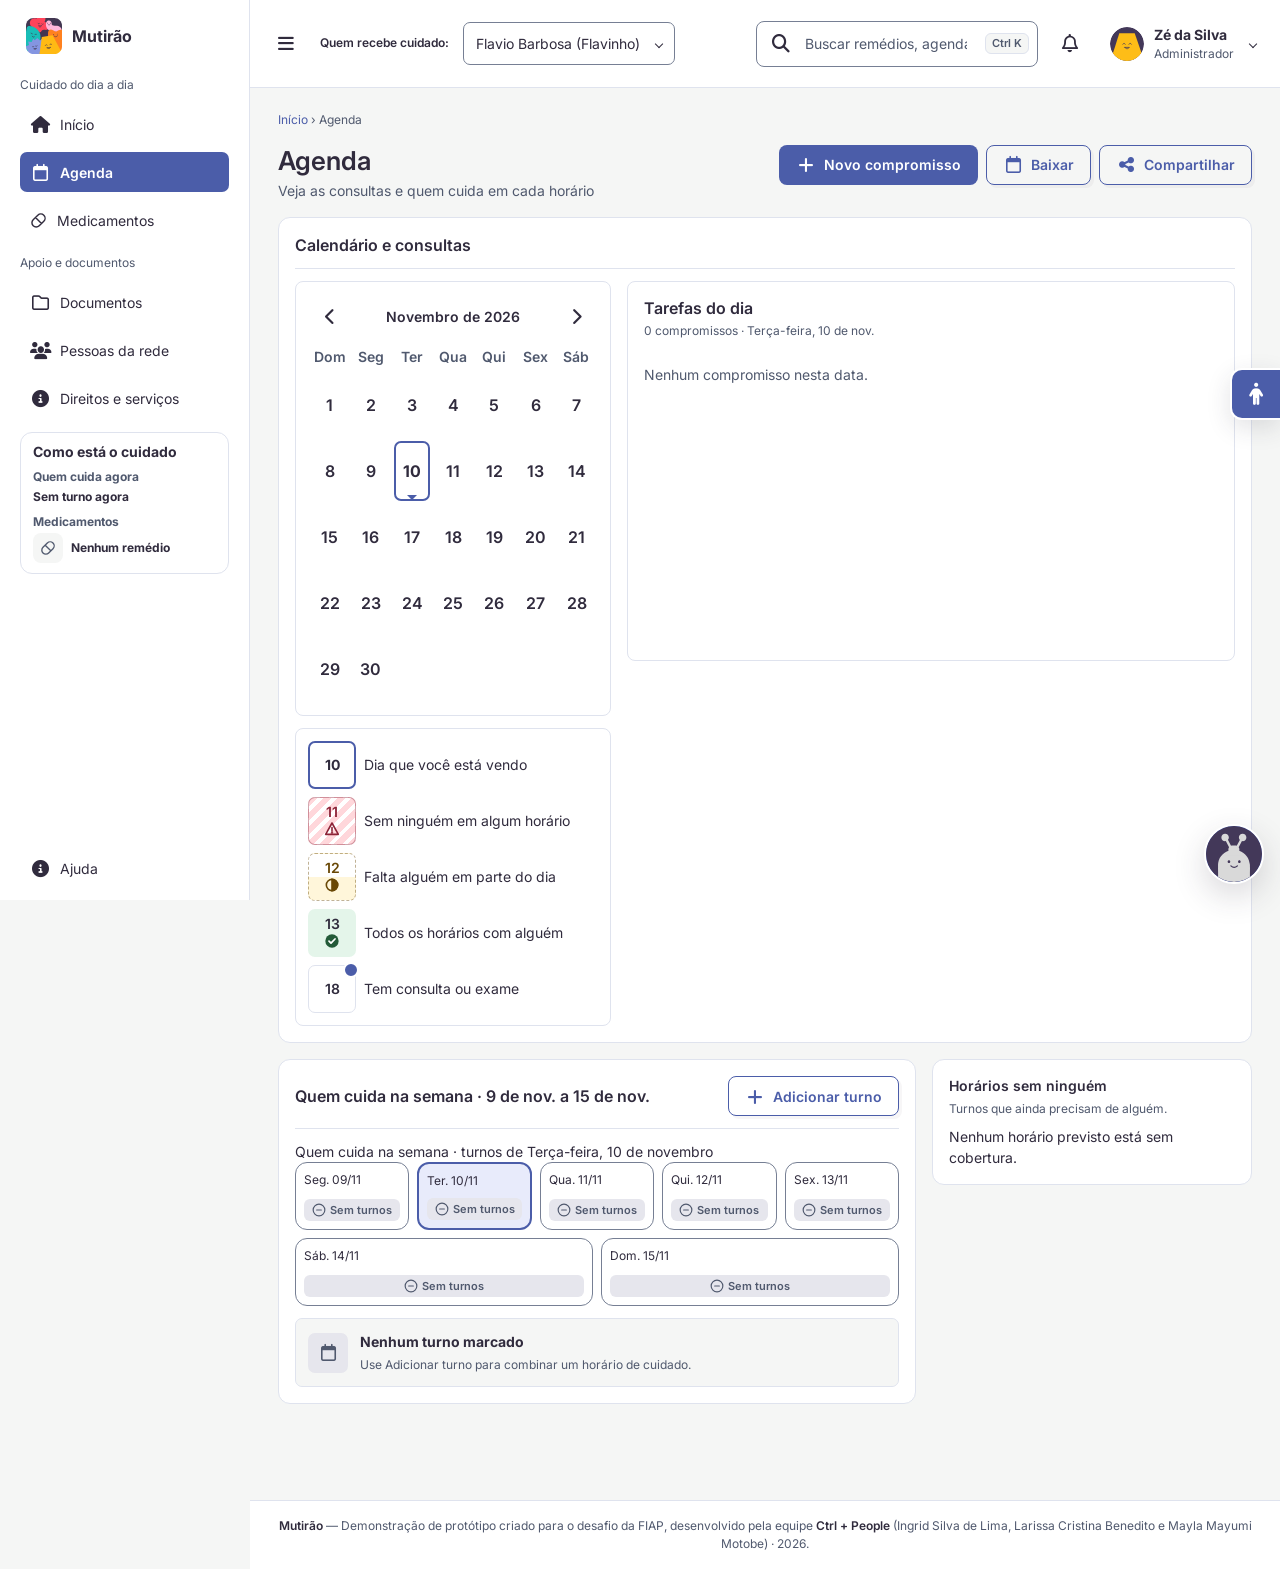
<file: agenda.html>
<!doctype html>
<html lang="pt-BR" data-cuidado="carregando">

<head>
  <meta charset="UTF-8" />
  <meta name="viewport" content="width=device-width, initial-scale=1.0" />

  <!-- SEO Principal -->
  <title>Mutirão | Agenda de Turnos, Compromissos e Escalas</title>
  <meta name="description"
    content="Organize turnos de cuidado, compromissos e tarefas diárias em uma agenda compartilhada entre familiares e cuidadores no Mutirão." />
  <meta name="robots" content="index, follow" />
  <meta name="application-name" content="Mutirão" />
  <meta name="author"
    content="Grupo Ctrl + People — Ingrid Silva de Lima, Larissa Cristina Benedito e Mayla Mayumi Motobe" />
  <meta name="theme-color" content="#8495E1" />

  <!-- Open Graph / Compartilhamento Social -->
  <meta property="og:type" content="website" />
  <meta property="og:locale" content="pt_BR" />
  <meta property="og:site_name" content="Mutirão" />
  <meta property="og:title" content="Mutirão | Agenda de Turnos, Compromissos e Escalas" />
  <meta property="og:description"
    content="Organize turnos de cuidado, compromissos e tarefas diárias em uma agenda compartilhada entre familiares e cuidadores no Mutirão." />

  <!-- Twitter Card -->
  <meta name="twitter:card" content="summary_large_image" />
  <meta name="twitter:title" content="Mutirão | Agenda de Turnos, Compromissos e Escalas" />
  <meta name="twitter:description"
    content="Organize turnos de cuidado, compromissos e tarefas diárias em uma agenda compartilhada entre familiares e cuidadores no Mutirão." />

  <link rel="canonical" href="https://mutirao-ctrlpeople-citizen-tech-26.vercel.app/agenda.html" />
  <meta property="og:url" content="https://mutirao-ctrlpeople-citizen-tech-26.vercel.app/agenda.html" />
  <meta property="og:image"
    content="https://mutirao-ctrlpeople-citizen-tech-26.vercel.app/assets/media/aplicacao/landing.png" />
  <meta property="og:image:width" content="1902" />
  <meta property="og:image:height" content="907" />
  <meta property="og:image:alt" content="Página inicial do Mutirão com prévia das telas da plataforma" />
  <meta name="twitter:image"
    content="https://mutirao-ctrlpeople-citizen-tech-26.vercel.app/assets/media/aplicacao/landing.png" />

  <!-- Favicons e Web App Manifest -->
  <link rel="icon" href="assets/media/favicon_io/favicon.ico" sizes="any" />
  <link rel="icon" type="image/png" sizes="32x32" href="assets/media/favicon_io/favicon-32x32.png" />
  <link rel="icon" type="image/png" sizes="16x16" href="assets/media/favicon_io/favicon-16x16.png" />
  <link rel="apple-touch-icon" sizes="180x180" href="assets/media/favicon_io/apple-touch-icon.png" />
  <link rel="manifest" href="assets/media/favicon_io/site.webmanifest" />

  <link rel="preconnect" href="https://fonts.googleapis.com" />
  <link rel="preconnect" href="https://fonts.gstatic.com" crossorigin />
  <link rel="stylesheet" href="https://fonts.googleapis.com/css2?family=Inter:wght@400;600;700&display=swap"
    media="print" onload="this.media='all'" />
  <noscript>
    <link rel="stylesheet" href="https://fonts.googleapis.com/css2?family=Inter:wght@400;600;700&display=swap" />
  </noscript>
  <link rel="stylesheet" href="https://cdnjs.cloudflare.com/ajax/libs/font-awesome/6.7.2/css/all.min.css"
    crossorigin="anonymous" referrerpolicy="no-referrer" />
  <link rel="stylesheet" href="assets/css/variaveis.css" />
  <link rel="stylesheet" href="assets/css/style.css" />
  <link rel="stylesheet" href="assets/css/acessibilidade.css" />
  <link rel="stylesheet" href="assets/css/mvp-telas.css" />
  <link rel="stylesheet" href="assets/css/componentes.css" />
  <link rel="stylesheet" href="assets/css/agenda.css" />
  <link rel="modulepreload" href="assets/js/estado-cuidado.mjs" />
  <link rel="preload" href="assets/data/perfis-acompanhados.json" as="fetch" crossorigin="anonymous"
    data-base-cuidado />
  <script src="assets/js/fotos.js" defer></script>
  <script src="assets/js/script.js" defer></script>
  <script src="assets/js/acessibilidade.js" defer></script>
  <script src="assets/js/nucleo-cuidado.js" defer></script>
  <script src="assets/js/agenda.js" defer></script>
</head>

<body>
  <a class="pular-conteudo" href="#conteudo">Pular para o conteúdo</a>
  <header class="barra-topo">
    <button id="alternar-menu" class="botao-icone" aria-label="Abrir ou fechar o menu" aria-controls="barra-lateral"
      aria-expanded="true"><i class="fa-solid fa-bars" aria-hidden="true"></i></button>
    <span class="barra-topo__rotulo-pessoa">Quem recebe cuidado:</span>
    <details class="seletor-pessoa" data-cuidado-acao inert>
      <summary>Pessoa acompanhada</summary>
      <div class="painel-flutuante"><span data-identidade-acompanhada>Pessoa acompanhada</span></div>
    </details>
    <div class="barra-topo__acoes">
      <button class="botao-icone" data-busca-topo aria-label="Buscar uma página"><i class="fa-solid fa-magnifying-glass"
          aria-hidden="true"></i></button>
      <details class="menu-notificacoes">
        <summary class="botao-icone botao-icone--notificacao" aria-label="Avisos (3 novos)">
          <i class="fa-regular fa-bell" aria-hidden="true"></i>
        </summary>
        <section class="painel-flutuante menu-notificacoes__painel" aria-labelledby="titulo-alertas">
          <header class="menu-notificacoes__cabecalho">
            <div>
              <h2 id="titulo-alertas">Avisos</h2>

            </div>
          </header>
          <ul class="menu-notificacoes__lista"></ul>
        </section>
      </details>
      <details class="menu-perfil">
        <summary aria-label="Menu do perfil"><img src="assets/media/icones/avatar-neutro.svg" data-avatar-pendente
            width="36" height="36" alt=""><span><strong>Meu perfil</strong><small></small></span></summary>
        <div class="painel-flutuante"><a href="meu-perfil.html"><i class="fa-regular fa-user" aria-hidden="true"></i>Meu
            perfil</a><a href="configuracoes.html"><i class="fa-solid fa-gear"
              aria-hidden="true"></i>Configurações</a><button type="button" class="painel-flutuante__acao--sair"
            data-acao="sair"><i class="fa-solid fa-right-from-bracket" aria-hidden="true"></i>Sair</button>
        </div>
      </details>
    </div>
  </header>
  <aside id="barra-lateral" class="barra-lateral">
    <a class="barra-lateral__marca" href="home.html">
      <img src="assets/media/marca/logo-mutirao.svg" alt="Mutirão" width="44" height="44" />
      <span>Mutirão</span>
    </a>
    <a class="barra-lateral__perfil-mobile" href="meu-perfil.html">
      <img src="assets/media/icones/avatar-neutro.svg" data-avatar-pendente width="36" height="36" alt="">
      <span><strong>Meu perfil</strong><small></small></span>
      <span aria-hidden="true">›</span>
    </a>
    <nav aria-label="Menu principal">
      <p>Cuidado do dia a dia</p>
      <a href="home.html"><i class="fa-solid fa-house" aria-hidden="true"></i>Início</a>
      <a href="agenda.html" aria-current="page"><i class="fa-regular fa-calendar" aria-hidden="true"></i>Agenda</a>
      <a href="medicamentos.html"><i class="icone-capsula" aria-hidden="true"></i>Medicamentos</a>
      <p>Apoio e documentos</p>
      <a href="documentos.html"><i class="fa-regular fa-folder" aria-hidden="true"></i>Documentos</a>
      <a href="pessoas.html"><i class="fa-solid fa-users" aria-hidden="true"></i>Pessoas da rede</a>
      <a href="direitos.html"><i class="fa-solid fa-circle-info" aria-hidden="true"></i>Direitos e serviços</a>
    </nav>
    <section class="cartao-status" data-cuidado-conteudo inert aria-busy="true" aria-labelledby="titulo-status">
      <h2 id="titulo-status">Como está o cuidado</h2>
      <h3>Quem cuida agora</h3>
      <div class="cartao-status__linha" data-status-turno><img src="assets/media/mascotes/icone-mascote-forma.svg"
          alt="" hidden><span><strong>Sem turno cadastrado</strong><small></small></span></div>
      <h3>Medicamentos</h3>
      <div class="cartao-status__linha" data-status-medicamento><i class="icone-capsula"
          aria-hidden="true"></i><span><strong>Nenhum remédio na rotina</strong><small></small></span></div>
    </section>
    <nav class="barra-lateral__suporte" aria-label="Ajuda e ajustes"><a class="barra-lateral__link--apenas-mobile"
        href="configuracoes.html"><i class="fa-solid fa-gear" aria-hidden="true"></i>Configurações</a><a
        href="ajuda.html"><i class="fa-solid fa-circle-info" aria-hidden="true"></i>Ajuda</a><button type="button"
        class="barra-lateral__link--apenas-mobile barra-lateral__link--sair" data-acao="sair"><i
          class="fa-solid fa-right-from-bracket" aria-hidden="true"></i>Sair</button></nav>
  </aside>
  <main class="conteudo-pagina agenda" id="conteudo" tabindex="-1" data-pagina-mvp="agenda">
    <nav class="agenda__trilha" aria-label="Você está em"><a href="home.html">Início</a> <span
        aria-hidden="true">›</span> Agenda</nav>
    <header class="agenda__cabecalho">
      <div>
        <h1>Agenda</h1>
        <p>Veja as consultas e quem cuida em cada horário</p>
      </div>
      <div class="agenda__acoes">
        <button data-cuidado-acao inert type="button" class="botao botao--primario"
          data-dialogo="dialogo-novo-compromisso"><i class="fa-solid fa-plus" aria-hidden="true"></i> Novo
          compromisso</button>
        <button data-cuidado-acao inert type="button" class="botao botao--secundario"
          data-dialogo="dialogo-exportar-agenda"><i class="fa-regular fa-calendar" aria-hidden="true"></i>
          Baixar</button>
        <button data-cuidado-acao inert type="button" class="botao botao--secundario"
          data-dialogo="dialogo-compartilhar-agenda"><i class="fa-solid fa-share-nodes" aria-hidden="true"></i>
          Compartilhar</button>
      </div>
    </header>
    <p class="cuidado-status-inicial" role="status" data-status-inicial-cuidado>Carregando dados do cuidado…</p>

    <section data-cuidado-conteudo inert aria-busy="true" class="cartao agenda__painel">
      <h2>Calendário e consultas</h2>
      <div class="agenda__visao-geral">
        <div class="agenda__coluna-calendario">
          <div class="calendario-mensal" data-mes="agenda">
            <div class="calendario-mensal__cabecalho">
              <button type="button" class="botao-icone" data-passo-mes="-1" aria-label="Mês anterior"><i
                  class="fa-solid fa-chevron-left" aria-hidden="true"></i></button>
              <strong data-titulo-mes></strong>
              <button type="button" class="botao-icone" data-passo-mes="1" aria-label="Próximo mês"><i
                  class="fa-solid fa-chevron-right" aria-hidden="true"></i></button>
            </div>
            <div class="calendario-mensal__grade" role="group" aria-label="Calendário">
              <span aria-hidden="true">Dom</span><span aria-hidden="true">Seg</span><span
                aria-hidden="true">Ter</span><span aria-hidden="true">Qua</span><span aria-hidden="true">Qui</span><span
                aria-hidden="true">Sex</span><span aria-hidden="true">Sáb</span>
              <div class="calendario-mensal__dias"></div>
            </div>
          </div>
          <div class="agenda__legenda">
            <p><span class="agenda__amostra agenda__amostra--selecionado" aria-hidden="true">10</span> Dia que você está
              vendo</p>
            <p><span class="agenda__amostra calendario-mensal__dia--sem-ninguem" aria-hidden="true">11<span
                  class="calendario-mensal__simbolo"><svg viewBox="0 0 24 24" width="16" height="16" fill="none"
                    stroke="currentColor" stroke-width="2.4" stroke-linecap="round" stroke-linejoin="round">
                    <path d="M12 3 2.5 20h19z" />
                    <path d="M12 10v4.5" />
                    <circle cx="12" cy="17.3" r=".6" fill="currentColor" />
                  </svg></span></span> Sem ninguém em algum horário</p>
            <p><span class="agenda__amostra calendario-mensal__dia--parcial" aria-hidden="true">12<span
                  class="calendario-mensal__simbolo"><svg viewBox="0 0 24 24" width="16" height="16" fill="none"
                    stroke="currentColor" stroke-width="2.4">
                    <circle cx="12" cy="12" r="8.5" />
                    <path d="M12 3.5a8.5 8.5 0 0 1 0 17z" fill="currentColor" />
                  </svg></span></span> Falta alguém em parte do dia</p>
            <p><span class="agenda__amostra calendario-mensal__dia--coberto" aria-hidden="true">13<span
                  class="calendario-mensal__simbolo"><svg viewBox="0 0 24 24" width="16" height="16">
                    <circle cx="12" cy="12" r="10" fill="currentColor" />
                    <path d="m7.5 12.3 3 3 6-6.3" fill="none" stroke="#fff" stroke-width="2.6" stroke-linecap="round"
                      stroke-linejoin="round" />
                  </svg></span></span> Todos os horários com alguém</p>
            <p><span class="agenda__amostra calendario-mensal__dia--consulta" aria-hidden="true">18<span
                  class="calendario-mensal__selo-consulta"></span></span> Tem consulta ou exame</p>
          </div>
        </div>

        <section class="agenda__tarefas">
          <div class="agenda__tarefas-cabecalho">
            <h3>Tarefas do dia</h3>
            <p data-resumo-dia></p>
          </div>
          <div class="agenda__lacuna" data-lacuna-dia hidden>
            <span class="agenda__icone-descoberto" aria-hidden="true"><i class="fa-solid fa-plus"></i></span>
            <div>
              <strong data-titulo-lacuna></strong>
              <p>Esse horário precisa de cobertura.</p>
            </div>
            <a href="#escala" class="botao botao--secundario" data-ver-turno>Ver na escala</a>
          </div>
          <div data-eventos></div>
          <div data-tarefas-diarias></div>
        </section>
      </div>
    </section>

    <div data-cuidado-conteudo inert aria-busy="true" class="agenda__inferior" id="escala">
      <section class="cartao agenda__painel">
        <div class="agenda__painel-cabecalho">
          <h2 data-titulo-escala tabindex="-1">Quem cuida na semana · 9 a 15 nov.</h2>
          <button type="button" class="botao botao--secundario" data-adicionar-turno-cabecalho
            data-dialogo-dinamico="dialogo-cobrir-horario" data-adicionar-turno hidden>
            <i class="fa-solid fa-plus" aria-hidden="true"></i> Adicionar turno
          </button>
        </div>
        <p class="agenda__subtitulo-escala" data-subtitulo-escala></p>
        <div class="agenda__semana" data-semana></div>
        <div data-turnos></div>
      </section>
      <section class="cartao agenda__painel agenda__descobertos">
        <h2>Horários sem ninguém</h2>
        <p>Turnos que ainda precisam de alguém.</p>
        <div data-lacunas></div>
      </section>
    </div>

    <dialog class="dialogo-mvp dialogo-mvp--compartilhar" id="dialogo-compartilhar-agenda"
      aria-labelledby="titulo-compartilhar-agenda">
      <div class="dialogo-mvp__cabecalho">
        <h2 id="titulo-compartilhar-agenda">Compartilhar agenda</h2>
        <form method="dialog"><button class="botao-icone" aria-label="Fechar"><i class="fa-solid fa-xmark"
              aria-hidden="true"></i></button></form>
      </div>
      <p>Escolha o período e o que quer mandar para a família.</p>
      <label class="dialogo-mvp__rotulo-compartilhar">Período
        <select data-periodo-compartilhar>
          <option value="semana" selected>Semana escolhida</option>
          <option value="dia">Só o dia escolhido</option>
        </select>
      </label>
      <fieldset class="dialogo-mvp__opcoes">
        <legend>O que vai na mensagem</legend>
        <label><input type="checkbox" value="Compromissos" checked> Consultas e compromissos da semana</label>
        <label><input type="checkbox" value="Escala de quem cuida"> Escala de quem cuida</label>
        <label><input type="checkbox" value="Tarefas"> Tarefas do dia</label>
      </fieldset>
      <label class="dialogo-mvp__rotulo-compartilhar">Como a mensagem vai ficar<textarea data-previa-compartilhar
          readonly rows="6"></textarea></label>
      <p class="dialogo-mvp__retorno" data-retorno-compartilhar role="status" aria-live="polite"></p>
      <div class="dialogo-mvp__acoes">
        <button class="botao botao--secundario" type="button" data-compartilhar="copy"><i class="fa-regular fa-copy"
            aria-hidden="true"></i> Copiar</button>
        <button class="botao botao--secundario" type="button" data-compartilhar="whatsapp"><i
            class="fa-brands fa-whatsapp" aria-hidden="true"></i> Abrir no WhatsApp</button>
        <button class="botao botao--secundario" type="button" data-compartilhar="email"><i
            class="fa-regular fa-envelope" aria-hidden="true"></i> Abrir no e-mail</button>
        <button class="botao botao--primario" type="button" data-compartilhar="native"><i
            class="fa-solid fa-share-nodes" aria-hidden="true"></i> Compartilhar</button>
      </div>
      <p role="status" data-status-compartilhar></p>
    </dialog>

    <dialog class="dialogo-mvp dialogo-mvp--compacto" id="dialogo-exportar-agenda"
      aria-labelledby="titulo-exportar-agenda">
      <div class="dialogo-mvp__cabecalho">
        <h2 id="titulo-exportar-agenda">Baixar agenda</h2>
        <form method="dialog"><button class="botao-icone" aria-label="Fechar"><i class="fa-solid fa-xmark"
              aria-hidden="true"></i></button></form>
      </div>
      <p>Baixe as consultas do mês para colocar no calendário do celular (Google Agenda, Apple Calendário ou Outlook).
      </p>
      <div class="dialogo-mvp__acoes">
        <button type="button" class="botao botao--secundario" data-fechar-dialogo>Fechar</button>
        <button data-agenda-exportar class="botao botao--primario" type="button">Baixar o calendário</button>
      </div>
    </dialog>

    <dialog class="dialogo-mvp" id="dialogo-novo-compromisso" aria-labelledby="titulo-novo-compromisso">
      <div class="dialogo-mvp__cabecalho">
        <h2 id="titulo-novo-compromisso" data-titulo-dialogo-evento>Novo compromisso</h2>
        <form method="dialog"><button class="botao-icone" aria-label="Fechar"><i class="fa-solid fa-xmark"
              aria-hidden="true"></i></button></form>
      </div>
      <form class="formulario-mvp" data-formulario-mvp="evento">
        <input type="hidden" name="id" value="">
        <label>Título<input type="text" name="titulo" value="" required></label>
        <label>Data<input type="date" name="dia" value="2026-11-10" required></label>
        <label>Horário<input type="time" name="hora" value="" required></label>
        <label>Local<input type="text" name="local" value="" required></label>
        <label>Quem acompanha<select name="acompanhante" required></select></label>
        <div class="dialogo-mvp__acoes">
          <button type="button" class="botao botao--secundario" data-fechar-dialogo>Cancelar</button>
          <button type="submit" class="botao botao--primario">Salvar compromisso</button>
        </div>
      </form>
    </dialog>

    <dialog class="dialogo-mvp" id="dialogo-cobrir-horario" aria-labelledby="titulo-cobrir-horario">
      <div class="dialogo-mvp__cabecalho">
        <h2 id="titulo-cobrir-horario">Horário sem ninguém</h2>
        <form method="dialog"><button class="botao-icone" aria-label="Fechar"><i class="fa-solid fa-xmark"
              aria-hidden="true"></i></button></form>
      </div>
      <div class="dialogo-mvp__aviso-caixa dialogo-mvp__aviso-caixa--alerta">
        <strong data-contexto-turno></strong>
        <span>Ninguém da família pegou esse horário ainda.</span>
      </div>
      <form class="formulario-mvp" data-formulario-mvp="cobertura">
        <label hidden>Com que frequência?
          <select name="escopoTurno" disabled>
            <option value="pontual">Só nesta data</option>
            <option value="semanal">Repetir toda semana neste dia</option>
            <option value="diario">Repetir todos os dias</option>
          </select>
        </label>
        <div class="dialogo-mvp__opcoes">
          <label><input type="checkbox" name="cobrirTudo" checked data-cobrir-tudo> Ficar o horário todo</label>
        </div>
        <div class="agenda__grade-horarios" data-horarios-cobertura hidden>
          <label>Chego às<select name="inicio"></select></label>
          <label>Saio às<select name="fim"></select></label>
        </div>
        <p class="agenda__previa-turno" data-previa-nova-cobertura></p>
        <div class="dialogo-mvp__acoes">
          <button type="button" class="botao botao--secundario" data-fechar-dialogo>Voltar</button>
          <button type="button" class="botao botao--secundario" data-abrir-atribuir-turno>Pedir para alguém</button>
          <button type="submit" class="botao botao--primario">Ficar nesse horário</button>
        </div>
      </form>
    </dialog>

    <dialog class="dialogo-mvp dialogo-mvp--compacto" id="dialogo-atribuir-turno"
      aria-labelledby="titulo-atribuir-turno">
      <div class="dialogo-mvp__cabecalho">
        <h2 id="titulo-atribuir-turno">Pedir para alguém</h2>
        <form method="dialog"><button class="botao-icone" aria-label="Fechar"><i class="fa-solid fa-xmark"
              aria-hidden="true"></i></button></form>
      </div>
      <p data-atribuir-contexto>Pessoa acompanhada</p>
      <form class="formulario-mvp" data-formulario-mvp="atribuir-turno">
        <label>Responsável
          <select name="responsavel" data-opcoes-rede data-excluir-usuario required>
            <option value="">Selecione uma pessoa</option>
          </select>
        </label>
        <div class="dialogo-mvp__aviso-caixa">
          <strong>O que acontece com o pedido</strong>
          <span>Ele fica pendente nesta aba. O horário continua aberto e nenhuma mensagem é enviada.</span>
        </div>
        <div class="dialogo-mvp__acoes">
          <button type="button" class="botao botao--secundario" data-voltar-cobrir>Voltar</button>
          <button type="submit" class="botao botao--primario">Registrar pedido</button>
        </div>
      </form>
    </dialog>

    <dialog class="dialogo-mvp" id="dialogo-editar-cobertura" aria-labelledby="titulo-editar-cobertura">
      <div class="dialogo-mvp__cabecalho">
        <h2 id="titulo-editar-cobertura">Mudar meu horário</h2>
        <form method="dialog"><button class="botao-icone" aria-label="Fechar"><i class="fa-solid fa-xmark"
              aria-hidden="true"></i></button></form>
      </div>
      <p class="dialogo-mvp__contexto" data-contexto-turno></p>
      <form class="formulario-mvp" data-formulario-mvp="editar-cobertura">
        <div class="agenda__grade-horarios">
          <label>Chego às<select name="inicio" required></select></label>
          <label>Saio às<select name="fim" required></select></label>
        </div>
        <p class="agenda__previa-turno" data-previa-cobertura></p>
        <div class="dialogo-mvp__secao" data-bloco-cancelar-lote hidden>
          <p class="dialogo-mvp__secao-titulo">Cancelamento em lote</p>
          <p class="formulario-mvp__ajuda" data-texto-cancelar-lote></p>
          <button type="button" class="botao botao--perigo" data-cancelar-todas-coberturas>Cancelar meus turnos
            futuros</button>
        </div>
        <div class="dialogo-mvp__acoes">
          <button type="button" class="botao botao--perigo" data-cancelar-cobertura>Não vou mais poder ficar</button>
          <button type="button" class="botao botao--secundario" data-fechar-dialogo>Voltar</button>
          <button type="submit" class="botao botao--primario">Salvar alterações</button>
        </div>
      </form>
    </dialog>

    <dialog class="dialogo-mvp dialogo-mvp--compacto" id="dialogo-detalhes-compromisso"
      aria-labelledby="titulo-detalhes-compromisso">
      <div class="dialogo-mvp__cabecalho">
        <h2 id="titulo-detalhes-compromisso">Detalhes do compromisso</h2>
        <form method="dialog"><button class="botao-icone" aria-label="Fechar"><i class="fa-solid fa-xmark"
              aria-hidden="true"></i></button></form>
      </div>
      <p data-detalhes-compromisso-pessoa>Pessoa acompanhada</p>
      <div class="dialogo-mvp__detalhe-texto" data-detalhes-compromisso></div>
      <div class="dialogo-mvp__acoes">
        <button type="button" class="botao botao--perigo" data-excluir-compromisso>Excluir</button>
        <button type="button" class="botao botao--secundario" data-editar-compromisso>Editar</button>
        <button type="button" class="botao botao--secundario" data-fechar-dialogo>Voltar à Agenda</button>
        <a class="botao botao--primario" href="documentos.html" data-ver-documentos-compromisso hidden>Ver
          documentos</a>
      </div>
    </dialog>

    <dialog class="dialogo-mvp dialogo-mvp--compacto" id="dialogo-tarefa-ubs" aria-labelledby="titulo-tarefa-ubs">
      <div class="dialogo-mvp__cabecalho">
        <h2 id="titulo-tarefa-ubs">Detalhes da tarefa</h2>
        <form method="dialog"><button class="botao-icone" aria-label="Fechar"><i class="fa-solid fa-xmark"
              aria-hidden="true"></i></button></form>
      </div>
      <p class="dialogo-mvp__contexto" data-tarefa-ubs-contexto></p>
      <div class="dialogo-mvp__acoes">
        <button type="button" class="botao botao--secundario" data-fechar-dialogo>Fechar</button>
        <a class="botao botao--secundario" href="documentos.html" data-documento-tarefa-ubs hidden>Ver receita em
          Documentos</a>
        <button type="button" class="botao botao--primario" data-concluir-tarefa-ubs>Marcar como retirada</button>
      </div>
    </dialog>

    <p role="status" class="agenda__status-geral" data-mvp-status></p>
  </main>
  <footer class="rodape-site">
    <p>
      <strong>Mutirão</strong> — Demonstração de protótipo criado para o desafio da FIAP, desenvolvido pela equipe
      <strong>Ctrl + People</strong> (Ingrid Silva de Lima, Larissa Cristina Benedito e Mayla Mayumi Motobe) · 2026.
    </p>
  </footer>
  <nav class="barra-inferior" aria-label="Atalhos principais">
    <a href="home.html"><i class="fa-solid fa-house" aria-hidden="true"></i>Início</a>
    <a href="agenda.html" aria-current="page"><i class="fa-regular fa-calendar" aria-hidden="true"></i>Agenda</a>
    <a href="medicamentos.html"><i class="icone-capsula" aria-hidden="true"></i>Medicamentos</a>
    <button type="button" id="botao-mais" aria-controls="barra-lateral" aria-expanded="false"><i
        class="fa-solid fa-bars" aria-hidden="true"></i>Mais</button>
  </nav>
  <script src="assets/js/vlibras.js" defer></script>
</body>

</html>
</file>
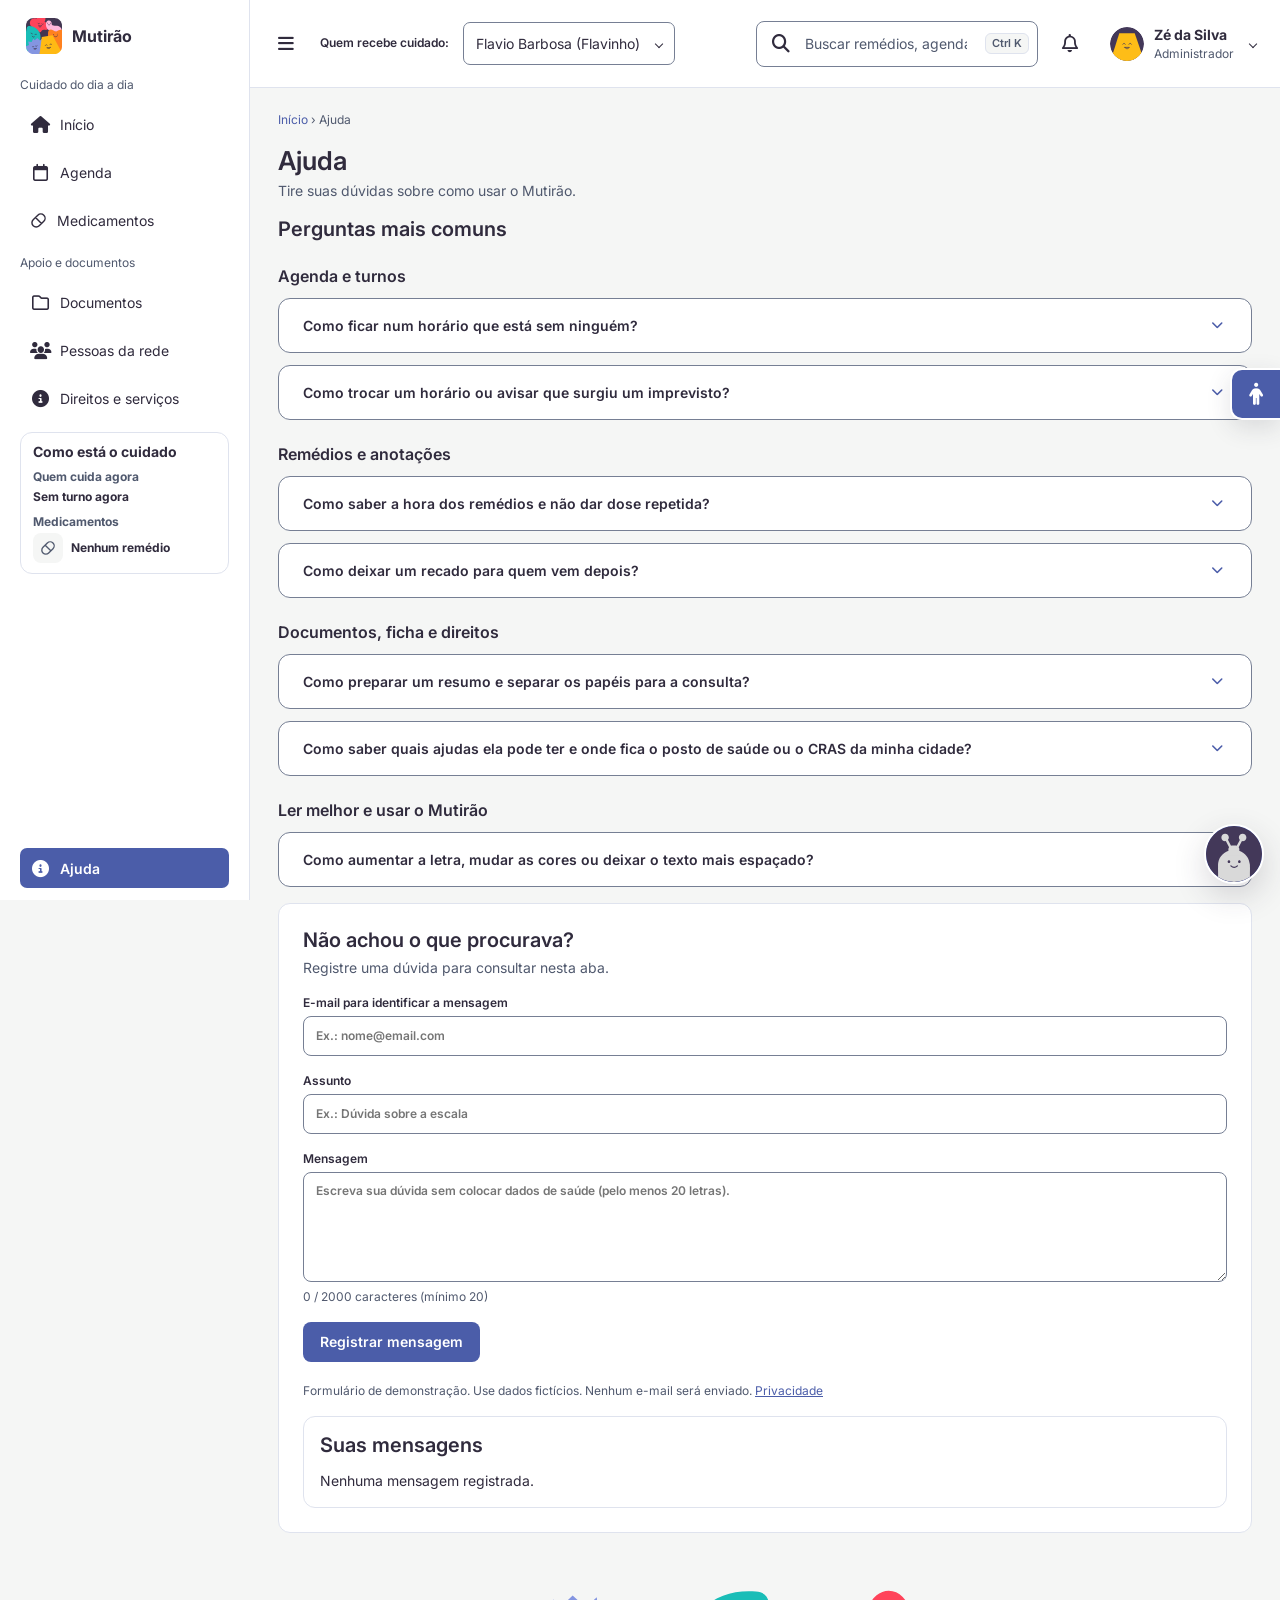
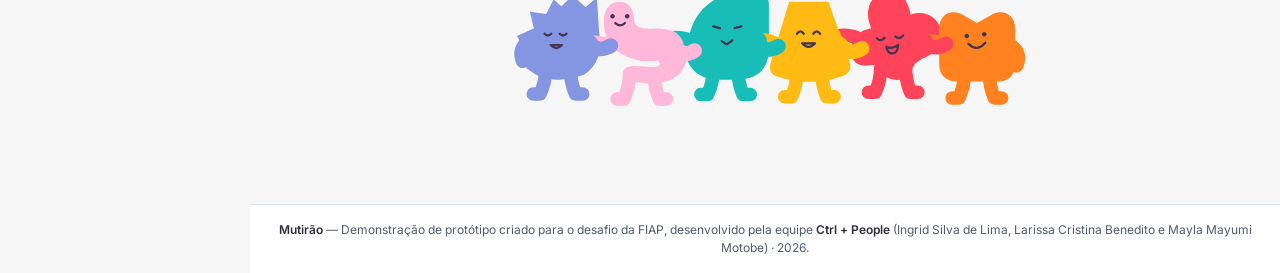
<file: ajuda.html>
<!doctype html>
<html lang="pt-BR" data-cuidado="carregando">

<head>
  <meta charset="UTF-8" />
  <meta name="viewport" content="width=device-width, initial-scale=1.0" />

  <!-- SEO Principal -->
  <title>Mutirão | Central de Ajuda e Orientações de Uso</title>
  <meta name="description"
    content="Tire dúvidas sobre o uso do Mutirão, aprenda a organizar a rotina compartilhada e encontre orientações práticas para familiares e cuidadores." />
  <meta name="robots" content="index, follow" />
  <meta name="application-name" content="Mutirão" />
  <meta name="author"
    content="Grupo Ctrl + People — Ingrid Silva de Lima, Larissa Cristina Benedito e Mayla Mayumi Motobe" />
  <meta name="theme-color" content="#8495E1" />

  <!-- Open Graph / Compartilhamento Social -->
  <meta property="og:type" content="website" />
  <meta property="og:locale" content="pt_BR" />
  <meta property="og:site_name" content="Mutirão" />
  <meta property="og:title" content="Mutirão | Central de Ajuda e Orientações de Uso" />
  <meta property="og:description"
    content="Tire dúvidas sobre o uso do Mutirão, aprenda a organizar a rotina compartilhada e encontre orientações práticas para familiares e cuidadores." />

  <!-- Twitter Card -->
  <meta name="twitter:card" content="summary_large_image" />
  <meta name="twitter:title" content="Mutirão | Central de Ajuda e Orientações de Uso" />
  <meta name="twitter:description"
    content="Tire dúvidas sobre o uso do Mutirão, aprenda a organizar a rotina compartilhada e encontre orientações práticas para familiares e cuidadores." />

  <link rel="canonical" href="https://mutirao-ctrlpeople-citizen-tech-26.vercel.app/ajuda.html" />
  <meta property="og:url" content="https://mutirao-ctrlpeople-citizen-tech-26.vercel.app/ajuda.html" />
  <meta property="og:image"
    content="https://mutirao-ctrlpeople-citizen-tech-26.vercel.app/assets/media/aplicacao/landing.png" />
  <meta property="og:image:width" content="1902" />
  <meta property="og:image:height" content="907" />
  <meta property="og:image:alt" content="Página inicial do Mutirão com prévia das telas da plataforma" />
  <meta name="twitter:image"
    content="https://mutirao-ctrlpeople-citizen-tech-26.vercel.app/assets/media/aplicacao/landing.png" />

  <!-- Favicons e Web App Manifest -->
  <link rel="icon" href="assets/media/favicon_io/favicon.ico" sizes="any" />
  <link rel="icon" type="image/png" sizes="32x32" href="assets/media/favicon_io/favicon-32x32.png" />
  <link rel="icon" type="image/png" sizes="16x16" href="assets/media/favicon_io/favicon-16x16.png" />
  <link rel="apple-touch-icon" sizes="180x180" href="assets/media/favicon_io/apple-touch-icon.png" />
  <link rel="manifest" href="assets/media/favicon_io/site.webmanifest" />

  <link rel="preconnect" href="https://fonts.googleapis.com" />
  <link rel="preconnect" href="https://fonts.gstatic.com" crossorigin />
  <link rel="stylesheet" href="https://fonts.googleapis.com/css2?family=Inter:wght@400;600;700&display=swap"
    media="print" onload="this.media='all'" />
  <noscript>
    <link rel="stylesheet" href="https://fonts.googleapis.com/css2?family=Inter:wght@400;600;700&display=swap" />
  </noscript>
  <link rel="stylesheet" href="https://cdnjs.cloudflare.com/ajax/libs/font-awesome/6.7.2/css/all.min.css"
    crossorigin="anonymous" referrerpolicy="no-referrer" />
  <link rel="stylesheet" href="assets/css/variaveis.css" />
  <link rel="stylesheet" href="assets/css/style.css" />
  <link rel="stylesheet" href="assets/css/acessibilidade.css" />
  <link rel="stylesheet" href="assets/css/mvp-telas.css" />
  <link rel="stylesheet" href="assets/css/componentes.css" />
  <link rel="stylesheet" href="assets/css/recursos-apoio.css" />
  <link rel="stylesheet" href="assets/css/ajuda.css" />
  <link rel="modulepreload" href="assets/js/estado-cuidado.mjs" />
  <link rel="preload" href="assets/data/perfis-acompanhados.json" as="fetch" crossorigin="anonymous"
    data-base-cuidado />
  <script src="assets/js/fotos.js" defer></script>
  <script src="assets/js/script.js" defer></script>
  <script src="assets/js/nucleo-cuidado.js" defer></script>
  <script src="assets/js/acessibilidade.js" defer></script>
  <script src="assets/js/ajuda.js" defer></script>
</head>

<body>
  <a class="pular-conteudo" href="#conteudo">Pular para o conteúdo</a>
  <header class="barra-topo">
    <button id="alternar-menu" class="botao-icone" aria-label="Abrir ou fechar o menu" aria-controls="barra-lateral"
      aria-expanded="true"><i class="fa-solid fa-bars" aria-hidden="true"></i></button>
    <span class="barra-topo__rotulo-pessoa">Quem recebe cuidado:</span>
    <details class="seletor-pessoa" data-cuidado-acao inert>
      <summary>Pessoa acompanhada</summary>
      <div class="painel-flutuante"><span data-identidade-acompanhada>Pessoa acompanhada</span></div>
    </details>
    <div class="barra-topo__acoes">
      <button class="botao-icone" data-busca-topo aria-label="Buscar uma página"><i class="fa-solid fa-magnifying-glass"
          aria-hidden="true"></i></button>
      <details class="menu-notificacoes">
        <summary class="botao-icone botao-icone--notificacao" aria-label="Avisos (3 novos)">
          <i class="fa-regular fa-bell" aria-hidden="true"></i>
        </summary>
        <section class="painel-flutuante menu-notificacoes__painel" aria-labelledby="titulo-alertas">
          <header class="menu-notificacoes__cabecalho">
            <div>
              <h2 id="titulo-alertas">Avisos</h2>

            </div>
          </header>
          <ul class="menu-notificacoes__lista"></ul>
        </section>
      </details>
      <details class="menu-perfil">
        <summary aria-label="Menu do perfil"><img src="assets/media/icones/avatar-neutro.svg" data-avatar-pendente
            width="36" height="36" alt=""><span><strong>Meu perfil</strong><small></small></span></summary>
        <div class="painel-flutuante"><a href="meu-perfil.html"><i class="fa-regular fa-user" aria-hidden="true"></i>Meu
            perfil</a><a href="configuracoes.html"><i class="fa-solid fa-gear"
              aria-hidden="true"></i>Configurações</a><button type="button" class="painel-flutuante__acao--sair"
            data-acao="sair"><i class="fa-solid fa-right-from-bracket" aria-hidden="true"></i>Sair</button>
        </div>
      </details>
    </div>
  </header>
  <aside id="barra-lateral" class="barra-lateral">
    <a class="barra-lateral__marca" href="home.html">
      <img src="assets/media/marca/logo-mutirao.svg" alt="Mutirão" width="44" height="44" />
      <span>Mutirão</span>
    </a>
    <a class="barra-lateral__perfil-mobile" href="meu-perfil.html">
      <img src="assets/media/icones/avatar-neutro.svg" data-avatar-pendente width="36" height="36" alt="">
      <span><strong>Meu perfil</strong><small></small></span>
      <span aria-hidden="true">›</span>
    </a>
    <nav aria-label="Menu principal">
      <p>Cuidado do dia a dia</p>
      <a href="home.html"><i class="fa-solid fa-house" aria-hidden="true"></i>Início</a>
      <a href="agenda.html"><i class="fa-regular fa-calendar" aria-hidden="true"></i>Agenda</a>
      <a href="medicamentos.html"><i class="icone-capsula" aria-hidden="true"></i>Medicamentos</a>
      <p>Apoio e documentos</p>
      <a href="documentos.html"><i class="fa-regular fa-folder" aria-hidden="true"></i>Documentos</a>
      <a href="pessoas.html"><i class="fa-solid fa-users" aria-hidden="true"></i>Pessoas da rede</a>
      <a href="direitos.html"><i class="fa-solid fa-circle-info" aria-hidden="true"></i>Direitos e serviços</a>
    </nav>
    <section class="cartao-status" data-cuidado-conteudo inert aria-busy="true" aria-labelledby="titulo-status">
      <h2 id="titulo-status">Como está o cuidado</h2>
      <h3>Quem cuida agora</h3>
      <div class="cartao-status__linha" data-status-turno><img src="assets/media/mascotes/icone-mascote-forma.svg"
          alt="" hidden><span><strong>Sem turno cadastrado</strong><small></small></span></div>
      <h3>Medicamentos</h3>
      <div class="cartao-status__linha" data-status-medicamento><i class="icone-capsula"
          aria-hidden="true"></i><span><strong>Nenhum remédio na rotina</strong><small></small></span></div>
    </section>
    <nav class="barra-lateral__suporte" aria-label="Ajuda e ajustes"><a class="barra-lateral__link--apenas-mobile"
        href="configuracoes.html"><i class="fa-solid fa-gear" aria-hidden="true"></i>Configurações</a><a
        href="ajuda.html" aria-current="page"><i class="fa-solid fa-circle-info" aria-hidden="true"></i>Ajuda</a><button
        type="button" class="barra-lateral__link--apenas-mobile barra-lateral__link--sair" data-acao="sair"><i
          class="fa-solid fa-right-from-bracket" aria-hidden="true"></i>Sair</button></nav>
  </aside>
  <main class="conteudo-pagina apoio ajuda" id="conteudo" tabindex="-1">
    <nav class="apoio__trilha" aria-label="Você está em"><a href="home.html">Início</a> <span
        aria-hidden="true">›</span> <span aria-current="page">Ajuda</span></nav>
    <header class="apoio__cabecalho">
      <div>
        <h1>Ajuda</h1>
        <p>Tire suas dúvidas sobre como usar o Mutirão.</p>
      </div>
    </header>
    <p class="cuidado-status-inicial" role="status" data-status-inicial-cuidado>Carregando dados do cuidado…</p>
    <section class="ajuda__duvidas" aria-labelledby="titulo-duvidas">
      <h2 id="titulo-duvidas">Perguntas mais comuns</h2>

      <section class="ajuda__grupo" aria-labelledby="titulo-ajuda-agenda">
        <h3 id="titulo-ajuda-agenda">Agenda e turnos</h3>
        <details class="ajuda__pergunta">
          <summary>Como ficar num horário que está sem ninguém?<i class="fa-solid fa-chevron-down"
              aria-hidden="true"></i>
          </summary>
          <div class="ajuda__resposta">
            <p>Quando um horário fica sem ninguém, aparece um aviso no topo da tela e no menu. Para ficar nesse horário:
            </p>
            <ol>
              <li>Abra a <strong>Agenda</strong> e procure o horário marcado como sem ninguém.</li>
              <li>Veja o horário e o que precisa ser feito nele.</li>
              <li>Confirme que vai ficar, para toda a família saber quem estará com ela.</li>
            </ol>
            <div class="ajuda__resposta-acoes">
              <a class="botao botao--secundario botao--pequeno" href="agenda.html">Abrir agenda <i
                  class="fa-solid fa-arrow-right" aria-hidden="true"></i></a>
            </div>
          </div>
        </details>
        <details class="ajuda__pergunta">
          <summary>Como trocar um horário ou avisar que surgiu um imprevisto?<i class="fa-solid fa-chevron-down"
              aria-hidden="true"></i></summary>
          <div class="ajuda__resposta">
            <p>Se precisar trocar um horário, veja os contatos em <strong>Pessoas da
                rede</strong> para combinar direto com alguém da família ou cuidador, e anote o combinado no
              <strong>Diário de turno</strong> para quem vem depois saber da mudança.
            </p>
            <div class="ajuda__resposta-acoes">
              <a class="botao botao--secundario botao--pequeno" href="pessoas.html">Ver pessoas da rede <i
                  class="fa-solid fa-arrow-right" aria-hidden="true"></i></a>
            </div>
          </div>
        </details>
      </section>

      <section class="ajuda__grupo" aria-labelledby="titulo-ajuda-registros">
        <h3 id="titulo-ajuda-registros">Remédios e anotações</h3>
        <details class="ajuda__pergunta">
          <summary>Como saber a hora dos remédios e não dar dose repetida?<i class="fa-solid fa-chevron-down"
              aria-hidden="true"></i></summary>
          <div class="ajuda__resposta">
            <p>Na tela de <strong>Medicamentos</strong> você vê os horários, os remédios do dia e os avisos do que ainda
              não foi dado. Antes de dar qualquer remédio, confira a última anotação e fale com quem cuidou antes de
              você.</p>
            <div class="ajuda__resposta-acoes">
              <a class="botao botao--secundario botao--pequeno" href="medicamentos.html">Abrir medicamentos <i
                  class="fa-solid fa-arrow-right" aria-hidden="true"></i></a>
            </div>
          </div>
        </details>
        <details class="ajuda__pergunta">
          <summary>Como deixar um recado para quem vem depois?<i class="fa-solid fa-chevron-down"
              aria-hidden="true"></i></summary>
          <div class="ajuda__resposta">
            <p>Abra a <strong>Ficha</strong> da pessoa cuidada e entre no <strong>Diário de turno</strong>. Anote como
              ela comeu, dormiu, como estava o humor, quais remédios tomou e qualquer coisa de saúde ou recado de
              consulta. Assim, quem chega depois acha tudo num lugar só, sem depender de mensagens soltas.</p>
            <div class="ajuda__resposta-acoes">
              <a class="botao botao--secundario botao--pequeno" href="ficha.html#diario">Abrir o Diário de turno <i
                  class="fa-solid fa-arrow-right" aria-hidden="true"></i></a>
            </div>
          </div>
        </details>
      </section>

      <section class="ajuda__grupo" aria-labelledby="titulo-ajuda-rede">
        <h3 id="titulo-ajuda-rede">Documentos, ficha e direitos</h3>
        <details class="ajuda__pergunta">
          <summary>Como preparar um resumo e separar os papéis para a consulta?<i class="fa-solid fa-chevron-down"
              aria-hidden="true"></i></summary>
          <div class="ajuda__resposta">
            <p>Antes de ir à UBS, hospital ou especialista, revise os dados da ficha na
              <strong>Ficha</strong> e use a busca de <strong>Documentos</strong> para encontrar a referência cadastrada
              e consultar onde o original está guardado.
            </p>
            <div class="ajuda__resposta-acoes">
              <a class="botao botao--secundario botao--pequeno" href="ficha.html">Abrir ficha <i
                  class="fa-solid fa-arrow-right" aria-hidden="true"></i></a>
              <a class="botao botao--secundario botao--pequeno" href="documentos.html">Abrir documentos <i
                  class="fa-solid fa-arrow-right" aria-hidden="true"></i></a>
            </div>
          </div>
        </details>
        <details class="ajuda__pergunta">
          <summary>Como saber quais ajudas ela pode ter e onde fica o posto de saúde ou o CRAS da minha cidade?<i
              class="fa-solid fa-chevron-down" aria-hidden="true"></i></summary>
          <div class="ajuda__resposta">
            <p>Na seção <strong>Direitos e serviços</strong>, responda 7 perguntas rápidas e descubra direitos como
              remédio de graça (Farmácia Popular), BPC/LOAS, desconto na conta de luz (Tarifa Social) e atendimento em
              casa (Melhor em Casa). No final, dá para copiar um resumo para o grupo da família. Ao lado, digite seu CEP
              ou cidade para achar o posto (UBS), o CRAS e a Farmácia Popular mais perto.</p>
            <div class="ajuda__resposta-acoes">
              <a class="botao botao--secundario botao--pequeno" href="direitos.html">Ver direitos e serviços <i
                  class="fa-solid fa-arrow-right" aria-hidden="true"></i></a>
            </div>
          </div>
        </details>
      </section>

      <section class="ajuda__grupo" aria-labelledby="titulo-ajuda-acessibilidade">
        <h3 id="titulo-ajuda-acessibilidade">Ler melhor e usar o Mutirão</h3>
        <details class="ajuda__pergunta">
          <summary>Como aumentar a letra, mudar as cores ou deixar o texto mais espaçado?<i
              class="fa-solid fa-chevron-down" aria-hidden="true"></i></summary>
          <div class="ajuda__resposta">
            <p>No Mutirão, use o botão <strong>Ajustes de leitura</strong> no canto direito da tela para abrir a
              <strong>Ajustes de leitura</strong>. Ali você aumenta a letra, deixa mais espaço entre as linhas e liga
              outras opções de leitura, do jeito que for melhor para você.
            </p>
          </div>
        </details>
      </section>
    </section>
    <section class="ajuda__contato" aria-labelledby="titulo-contato">
      <div class="ajuda__contato-cabecalho">
        <h2 id="titulo-contato">Não achou o que procurava?</h2>
        <p>Registre uma dúvida para consultar nesta aba.</p>
      </div>
      <form data-cuidado-conteudo inert aria-busy="true" class="formulario-mvp ajuda__formulario" id="formulario-ajuda"
        novalidate>
        <div class="ajuda__campo">
          <label for="ajuda-email">E-mail para identificar a mensagem<input id="ajuda-email" name="email" type="email"
              autocomplete="email" maxlength="254" placeholder="Ex.: nome@email.com" aria-describedby="ajuda-email-erro"
              required></label>
          <p class="ajuda__erro" id="ajuda-email-erro" aria-live="polite"></p>
        </div>
        <div class="ajuda__campo">
          <label for="ajuda-assunto">Assunto<input id="ajuda-assunto" name="assunto" type="text" minlength="5"
              maxlength="100" placeholder="Ex.: Dúvida sobre a escala" aria-describedby="ajuda-assunto-erro"
              required></label>
          <p class="ajuda__erro" id="ajuda-assunto-erro" aria-live="polite"></p>
        </div>
        <div class="ajuda__campo">
          <label for="ajuda-mensagem">Mensagem
            <textarea id="ajuda-mensagem" name="mensagem" rows="5" minlength="20" maxlength="2000"
              placeholder="Escreva sua dúvida sem colocar dados de saúde (pelo menos 20 letras)."
              aria-describedby="ajuda-mensagem-erro ajuda-mensagem-contador" required></textarea>
          </label>
          <div class="ajuda__rodape-campo">
            <p class="ajuda__erro" id="ajuda-mensagem-erro" aria-live="polite"></p>
            <p class="ajuda__contador" id="ajuda-mensagem-contador" aria-live="polite">0 / 2000 caracteres (mínimo 20)
            </p>
          </div>
        </div>
        <button type="submit" class="botao botao--primario">Registrar mensagem</button>
        <div class="ajuda__acoes">
          <p class="contexto-demonstracao">Formulário de demonstração. Use dados fictícios. Nenhum e-mail será enviado.
            <a class="" href="privacidade.html">Privacidade</a>
          </p>
        </div>
        <p id="ajuda-retorno" data-mvp-status role="status" aria-live="polite"></p>
      </form>
    </section>
    <div class="ajuda__ilustracao" aria-hidden="true"><img src="assets/media/mascotes/mascotes-juntos.svg" alt=""
        width="551" height="119" loading="lazy"></div>
  </main>
  <footer class="rodape-site">
    <p>
      <strong>Mutirão</strong> — Demonstração de protótipo criado para o desafio da FIAP, desenvolvido pela equipe
      <strong>Ctrl + People</strong> (Ingrid Silva de Lima, Larissa Cristina Benedito e Mayla Mayumi Motobe) · 2026.
    </p>
  </footer>
  <nav class="barra-inferior" aria-label="Atalhos principais">
    <a href="home.html"><i class="fa-solid fa-house" aria-hidden="true"></i>Início</a>
    <a href="agenda.html"><i class="fa-regular fa-calendar" aria-hidden="true"></i>Agenda</a>
    <a href="medicamentos.html"><i class="icone-capsula" aria-hidden="true"></i>Medicamentos</a>
    <button type="button" id="botao-mais" aria-controls="barra-lateral" aria-expanded="false"><i
        class="fa-solid fa-bars" aria-hidden="true"></i>Mais</button>
  </nav>
  <script src="assets/js/vlibras.js" defer></script>
</body>

</html>
</file>
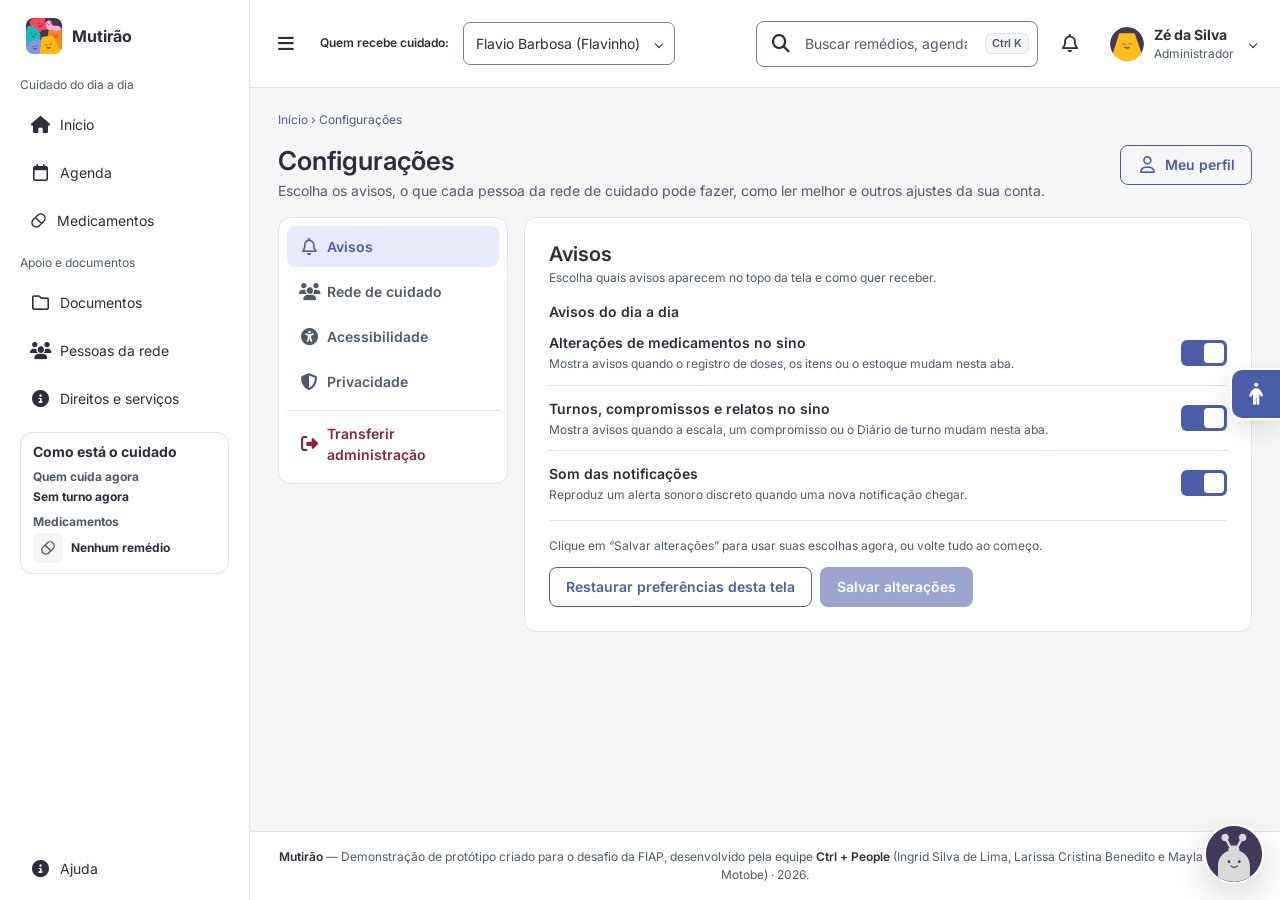
<file: configuracoes.html>
<!doctype html>
<html lang="pt-BR" data-cuidado="carregando">

<head>
  <meta charset="UTF-8" />
  <meta name="viewport" content="width=device-width, initial-scale=1.0" />

  <!-- SEO Principal -->
  <title>Mutirão | Configurações do Sistema e Conta</title>
  <meta name="description"
    content="Gerencie preferências da conta, notificações e configurações gerais de uso no Mutirão." />
  <meta name="robots" content="index, follow" />
  <meta name="application-name" content="Mutirão" />
  <meta name="author"
    content="Grupo Ctrl + People — Ingrid Silva de Lima, Larissa Cristina Benedito e Mayla Mayumi Motobe" />
  <meta name="theme-color" content="#8495E1" />

  <!-- Open Graph / Compartilhamento Social -->
  <meta property="og:type" content="website" />
  <meta property="og:locale" content="pt_BR" />
  <meta property="og:site_name" content="Mutirão" />
  <meta property="og:title" content="Mutirão | Configurações do Sistema e Conta" />
  <meta property="og:description"
    content="Gerencie preferências da conta, notificações e configurações gerais de uso no Mutirão." />

  <!-- Twitter Card -->
  <meta name="twitter:card" content="summary_large_image" />
  <meta name="twitter:title" content="Mutirão | Configurações do Sistema e Conta" />
  <meta name="twitter:description"
    content="Gerencie preferências da conta, notificações e configurações gerais de uso no Mutirão." />

  <link rel="canonical" href="https://mutirao-ctrlpeople-citizen-tech-26.vercel.app/configuracoes.html" />
  <meta property="og:url" content="https://mutirao-ctrlpeople-citizen-tech-26.vercel.app/configuracoes.html" />
  <meta property="og:image"
    content="https://mutirao-ctrlpeople-citizen-tech-26.vercel.app/assets/media/aplicacao/landing.png" />
  <meta property="og:image:width" content="1902" />
  <meta property="og:image:height" content="907" />
  <meta property="og:image:alt" content="Página inicial do Mutirão com prévia das telas da plataforma" />
  <meta name="twitter:image"
    content="https://mutirao-ctrlpeople-citizen-tech-26.vercel.app/assets/media/aplicacao/landing.png" />

  <!-- Favicons e Web App Manifest -->
  <link rel="icon" href="assets/media/favicon_io/favicon.ico" sizes="any" />
  <link rel="icon" type="image/png" sizes="32x32" href="assets/media/favicon_io/favicon-32x32.png" />
  <link rel="icon" type="image/png" sizes="16x16" href="assets/media/favicon_io/favicon-16x16.png" />
  <link rel="apple-touch-icon" sizes="180x180" href="assets/media/favicon_io/apple-touch-icon.png" />
  <link rel="manifest" href="assets/media/favicon_io/site.webmanifest" />

  <link rel="preconnect" href="https://fonts.googleapis.com" />
  <link rel="preconnect" href="https://fonts.gstatic.com" crossorigin />
  <link rel="stylesheet" href="https://fonts.googleapis.com/css2?family=Inter:wght@400;600;700&display=swap"
    media="print" onload="this.media='all'" />
  <noscript>
    <link rel="stylesheet" href="https://fonts.googleapis.com/css2?family=Inter:wght@400;600;700&display=swap" />
  </noscript>
  <link rel="stylesheet" href="https://cdnjs.cloudflare.com/ajax/libs/font-awesome/6.7.2/css/all.min.css"
    crossorigin="anonymous" referrerpolicy="no-referrer" />
  <link rel="stylesheet" href="assets/css/variaveis.css" />
  <link rel="stylesheet" href="assets/css/style.css" />
  <link rel="stylesheet" href="assets/css/acessibilidade.css" />
  <link rel="stylesheet" href="assets/css/mvp-telas.css" />
  <link rel="stylesheet" href="assets/css/componentes.css" />
  <link rel="stylesheet" href="assets/css/recursos-apoio.css" />
  <link rel="stylesheet" href="assets/css/configuracoes.css" />
  <link rel="modulepreload" href="assets/js/estado-cuidado.mjs" />
  <link rel="preload" href="assets/data/perfis-acompanhados.json" as="fetch" crossorigin="anonymous"
    data-base-cuidado />
  <script src="assets/js/fotos.js" defer></script>
  <script src="assets/js/script.js" defer></script>
  <script src="assets/js/nucleo-cuidado.js" defer></script>
  <script src="assets/js/acessibilidade.js" defer></script>
  <script src="assets/js/configuracoes.js" defer></script>
</head>

<body>
  <a class="pular-conteudo" href="#conteudo">Pular para o conteúdo</a>
  <header class="barra-topo">
    <button id="alternar-menu" class="botao-icone" aria-label="Abrir ou fechar o menu" aria-controls="barra-lateral"
      aria-expanded="true"><i class="fa-solid fa-bars" aria-hidden="true"></i></button>
    <span class="barra-topo__rotulo-pessoa">Quem recebe cuidado:</span>
    <details class="seletor-pessoa" data-cuidado-acao inert>
      <summary>Pessoa acompanhada</summary>
      <div class="painel-flutuante"><span data-identidade-acompanhada>Pessoa acompanhada</span></div>
    </details>
    <div class="barra-topo__acoes">
      <button class="botao-icone" data-busca-topo aria-label="Buscar uma página"><i class="fa-solid fa-magnifying-glass"
          aria-hidden="true"></i></button>
      <details class="menu-notificacoes">
        <summary class="botao-icone botao-icone--notificacao" aria-label="Avisos (3 novos)">
          <i class="fa-regular fa-bell" aria-hidden="true"></i>
        </summary>
        <section class="painel-flutuante menu-notificacoes__painel" aria-labelledby="titulo-alertas">
          <header class="menu-notificacoes__cabecalho">
            <div>
              <h2 id="titulo-alertas">Avisos</h2>

            </div>
          </header>
          <ul class="menu-notificacoes__lista"></ul>
        </section>
      </details>
      <details class="menu-perfil">
        <summary aria-label="Menu do perfil"><img src="assets/media/icones/avatar-neutro.svg" data-avatar-pendente
            width="36" height="36" alt=""><span><strong>Meu perfil</strong><small></small></span></summary>
        <div class="painel-flutuante"><a href="meu-perfil.html"><i class="fa-regular fa-user" aria-hidden="true"></i>Meu
            perfil</a><a href="configuracoes.html" aria-current="page"><i class="fa-solid fa-gear"
              aria-hidden="true"></i>Configurações</a><button type="button" class="painel-flutuante__acao--sair"
            data-acao="sair"><i class="fa-solid fa-right-from-bracket" aria-hidden="true"></i>Sair</button>
        </div>
      </details>
    </div>
  </header>
  <aside id="barra-lateral" class="barra-lateral">
    <a class="barra-lateral__marca" href="home.html">
      <img src="assets/media/marca/logo-mutirao.svg" alt="Mutirão" width="44" height="44" />
      <span>Mutirão</span>
    </a>
    <a class="barra-lateral__perfil-mobile" href="meu-perfil.html">
      <img src="assets/media/icones/avatar-neutro.svg" data-avatar-pendente width="36" height="36" alt="">
      <span><strong>Meu perfil</strong><small></small></span>
      <span aria-hidden="true">›</span>
    </a>
    <nav aria-label="Menu principal">
      <p>Cuidado do dia a dia</p>
      <a href="home.html"><i class="fa-solid fa-house" aria-hidden="true"></i>Início</a>
      <a href="agenda.html"><i class="fa-regular fa-calendar" aria-hidden="true"></i>Agenda</a>
      <a href="medicamentos.html"><i class="icone-capsula" aria-hidden="true"></i>Medicamentos</a>
      <p>Apoio e documentos</p>
      <a href="documentos.html"><i class="fa-regular fa-folder" aria-hidden="true"></i>Documentos</a>
      <a href="pessoas.html"><i class="fa-solid fa-users" aria-hidden="true"></i>Pessoas da rede</a>
      <a href="direitos.html"><i class="fa-solid fa-circle-info" aria-hidden="true"></i>Direitos e serviços</a>
    </nav>
    <section class="cartao-status" data-cuidado-conteudo inert aria-busy="true" aria-labelledby="titulo-status">
      <h2 id="titulo-status">Como está o cuidado</h2>
      <h3>Quem cuida agora</h3>
      <div class="cartao-status__linha" data-status-turno><img src="assets/media/mascotes/icone-mascote-forma.svg"
          alt="" hidden><span><strong>Sem turno cadastrado</strong><small></small></span></div>
      <h3>Medicamentos</h3>
      <div class="cartao-status__linha" data-status-medicamento><i class="icone-capsula"
          aria-hidden="true"></i><span><strong>Nenhum remédio na rotina</strong><small></small></span></div>
    </section>
    <nav class="barra-lateral__suporte" aria-label="Ajuda e ajustes"><a class="barra-lateral__link--apenas-mobile"
        href="configuracoes.html" aria-current="page"><i class="fa-solid fa-gear"
          aria-hidden="true"></i>Configurações</a><a href="ajuda.html"><i class="fa-solid fa-circle-info"
          aria-hidden="true"></i>Ajuda</a><button type="button"
        class="barra-lateral__link--apenas-mobile barra-lateral__link--sair" data-acao="sair"><i
          class="fa-solid fa-right-from-bracket" aria-hidden="true"></i>Sair</button></nav>
  </aside>
  <main class="conteudo-pagina apoio configuracoes" id="conteudo" tabindex="-1">
    <nav class="apoio__trilha" aria-label="Você está em">
      <a href="home.html">Início</a> <span aria-hidden="true">›</span> <span aria-current="page">Configurações</span>
    </nav>

    <header class="apoio__cabecalho">
      <div>
        <h1>Configurações</h1>
        <p>Escolha os avisos, o que cada pessoa da rede de cuidado pode fazer, como ler melhor e outros ajustes da sua
          conta.</p>
      </div>
      <a class="botao botao--secundario" href="meu-perfil.html">
        <i class="fa-regular fa-user" aria-hidden="true"></i> Meu perfil
      </a>
    </header>
    <p class="cuidado-status-inicial" role="status" data-status-inicial-cuidado>Carregando dados do cuidado…</p>

    <form data-cuidado-conteudo inert aria-busy="true" id="formulario-configuracoes" class="configuracoes__layout">
      <div class="configuracoes__menu" role="tablist" aria-label="Partes dos ajustes" aria-orientation="vertical">
        <button type="button" class="configuracoes__aba" role="tab" id="aba-notificacoes" aria-selected="true"
          aria-controls="painel-notificacoes" tabindex="0"><i class="fa-regular fa-bell"
            aria-hidden="true"></i>Avisos</button>
        <button type="button" class="configuracoes__aba" role="tab" id="aba-rede" aria-selected="false"
          aria-controls="painel-rede" tabindex="-1"><i class="fa-solid fa-users" aria-hidden="true"></i>Rede de
          cuidado</button>
        <button type="button" class="configuracoes__aba" role="tab" id="aba-acessibilidade" aria-selected="false"
          aria-controls="painel-acessibilidade" tabindex="-1"><i class="fa-solid fa-universal-access"
            aria-hidden="true"></i>Acessibilidade</button>
        <button type="button" class="configuracoes__aba" role="tab" id="aba-privacidade" aria-selected="false"
          aria-controls="painel-privacidade" tabindex="-1"><i class="fa-solid fa-shield-halved"
            aria-hidden="true"></i>Privacidade</button>
        <button type="button" class="configuracoes__aba configuracoes__aba--perigo" role="tab" id="aba-sair-rede"
          aria-selected="false" aria-controls="painel-sair-rede" tabindex="-1"><i class="fa-solid fa-right-from-bracket"
            aria-hidden="true"></i>Transferir administração</button>
      </div>

      <div class="configuracoes__conteudo">
        <section class="configuracoes__painel-aba" id="painel-notificacoes" role="tabpanel"
          aria-labelledby="aba-notificacoes">
          <div class="configuracoes__painel-topo">
            <div>
              <h2>Avisos</h2>
              <p>Escolha quais avisos aparecem no topo da tela e como quer receber.</p>
            </div>
          </div>

          <div class="configuracoes__bloco">
            <div class="configuracoes__bloco-cabecalho">
              <h3>Avisos do dia a dia</h3>
            </div>
            <div class="configuracoes__lista">
              <div class="configuracoes__item">
                <div class="configuracoes__item-texto">
                  <strong id="rotulo-config-medicacao">Alterações de medicamentos no sino</strong>
                  <span>Mostra avisos quando o registro de doses, os itens ou o estoque mudam nesta aba.</span>
                </div>
                <label class="config-switch" aria-labelledby="rotulo-config-medicacao">
                  <input type="checkbox" id="config-notificacoes-medicacao" name="notificacoesMedicacao" checked />
                  <span class="config-switch__trilha" aria-hidden="true"></span>
                </label>
              </div>

              <div class="configuracoes__item">
                <div class="configuracoes__item-texto">
                  <strong id="rotulo-config-relatos">Turnos, compromissos e relatos no sino</strong>
                  <span>Mostra avisos quando a escala, um compromisso ou o Diário de turno mudam nesta aba.</span>
                </div>
                <label class="config-switch" aria-labelledby="rotulo-config-relatos">
                  <input type="checkbox" id="config-notificacoes-relatos" name="notificacoesRelatos" checked />
                  <span class="config-switch__trilha" aria-hidden="true"></span>
                </label>
              </div>

              <div class="configuracoes__item">
                <div class="configuracoes__item-texto">
                  <strong id="rotulo-config-som">Som das notificações</strong>
                  <span>Reproduz um alerta sonoro discreto quando uma nova notificação chegar.</span>
                </div>
                <label class="config-switch" aria-labelledby="rotulo-config-som">
                  <input type="checkbox" id="config-notificacoes-som" name="notificacoesSom" checked />
                  <span class="config-switch__trilha" aria-hidden="true"></span>
                </label>
              </div>
            </div>
          </div>

        </section>

        <section class="configuracoes__painel-aba" id="painel-rede" role="tabpanel" aria-labelledby="aba-rede" hidden>
          <div class="configuracoes__painel-topo">
            <div>
              <h2>Rede de cuidado</h2>
              <p>Regras para a família e os cuidadores que fazem parte da rede.</p>
            </div>
            <span class="selo selo--neutro" data-administrador-rede>Organiza a rede</span>
          </div>

          <div class="configuracoes__bloco">
            <div class="configuracoes__bloco-cabecalho">
              <h3>O que cada um pode fazer</h3>
            </div>
            <div class="configuracoes__lista">
              <div class="configuracoes__item">
                <div class="configuracoes__item-texto">
                  <strong id="rotulo-config-assumir">Confirmar antes de assumir um horário</strong>
                  <span>Abre uma confirmação para você antes de registrar seu turno no Início ou na Agenda.</span>
                </div>
                <label class="config-switch" aria-labelledby="rotulo-config-assumir">
                  <input type="checkbox" id="config-assumir-turno" name="assumirTurnoDireto" />
                  <span class="config-switch__trilha" aria-hidden="true"></span>
                </label>
              </div>

              <div class="configuracoes__item">
                <div class="configuracoes__item-texto">
                  <strong id="rotulo-config-dupla-checagem">Confirmar registro de dose em Medicamentos</strong>
                  <span>Permite conferir o horário antes de salvar. O registro usa o perfil ativo de quem cuida.</span>
                </div>
                <label class="config-switch" aria-labelledby="rotulo-config-dupla-checagem">
                  <input type="checkbox" id="config-confirmar-dose" name="confirmarDose" checked />
                  <span class="config-switch__trilha" aria-hidden="true"></span>
                </label>
              </div>

              <div class="configuracoes__item">
                <div class="configuracoes__item-texto">
                  <strong id="rotulo-config-sigilo">Ocultar dados sensíveis ao abrir a ficha</strong>
                  <span>Mascara CPF, RG e carteirinha ao abrir a Ficha. Os valores continuam nesta aba.</span>
                </div>
                <label class="config-switch" aria-labelledby="rotulo-config-sigilo">
                  <input type="checkbox" id="config-sigilo-dados" name="sigiloDados" checked />
                  <span class="config-switch__trilha" aria-hidden="true"></span>
                </label>
              </div>
            </div>
          </div>

          <div class="configuracoes__bloco">
            <div class="configuracoes__bloco-cabecalho">
              <h3>Acesso rápido da rede</h3>
            </div>
            <div class="configuracoes__grade-cards">
              <a class="configuracoes__card-link" href="pessoas.html">
                <span class="configuracoes__card-icone" aria-hidden="true"><i class="fa-solid fa-user-group"></i></span>
                <span class="configuracoes__card-texto">
                  <strong>Pessoas da rede</strong>
                  <small>Veja participantes ativos, convites e papéis.</small>
                </span>
                <i class="fa-solid fa-chevron-right" aria-hidden="true"></i>
              </a>
              <a class="configuracoes__card-link" href="ficha.html">
                <span class="configuracoes__card-icone" aria-hidden="true"><i class="fa-regular fa-id-card"></i></span>
                <span class="configuracoes__card-texto">
                  <strong>Ficha de saúde</strong>
                  <small>Confira alergias, medicamentos e contatos.</small>
                </span>
                <i class="fa-solid fa-chevron-right" aria-hidden="true"></i>
              </a>
            </div>
          </div>
        </section>

        <section class="configuracoes__painel-aba" id="painel-acessibilidade" role="tabpanel"
          aria-labelledby="aba-acessibilidade" hidden>
          <div class="configuracoes__painel-topo">
            <div>
              <h2>Ler melhor</h2>
              <p>Letra maior, mais contraste, links sublinhados e menos movimento na tela.</p>
            </div>
            <span class="selo selo--sucesso">Fica salvo neste aparelho</span>
          </div>

          <div class="configuracoes__bloco">
            <div class="configuracoes__bloco-cabecalho">
              <h3>Tema visual</h3>
            </div>
            <p class="configuracoes__texto-apoio">Escolha a identidade visual do Mutirão. A estrutura e as funções
              permanecem iguais nos dois temas.</p>
            <div class="configuracoes__grade-cards" role="group" aria-label="Aparência">
              <button type="button" class="configuracoes__card-opcao" data-tema="neutro" aria-pressed="true">
                <span class="configuracoes__card-icone" aria-hidden="true"><i class="fa-regular fa-sun"></i></span>
                <span class="configuracoes__card-texto">
                  <strong>Tema neutro</strong>
                  <small>Visual limpo e direto para leitura rápida.</small>
                </span>
              </button>
              <button type="button" class="configuracoes__card-opcao" data-tema="acolhedor" aria-pressed="false">
                <span class="configuracoes__card-icone" aria-hidden="true"><i class="fa-regular fa-heart"></i></span>
                <span class="configuracoes__card-texto">
                  <strong>Tema acolhedor</strong>
                  <small>Tons quentes e suaves para uso prolongado.</small>
                </span>
              </button>
            </div>
          </div>

          <div class="configuracoes__bloco">
            <div class="configuracoes__bloco-cabecalho">
              <h3>Ajustes de leitura</h3>
            </div>
            <p class="configuracoes__texto-apoio">Ajuste tamanho da fonte, alto contraste, destaque de links e redução
              de animações na Central de Acessibilidade.</p>
            <div class="configuracoes__acoes-linha">
              <button type="button" class="botao botao--secundario" data-abrir-acessibilidade>
                <i class="fa-solid fa-sliders" aria-hidden="true"></i> Abrir ajustes de leitura
              </button>
            </div>
          </div>
        </section>

        <section class="configuracoes__painel-aba" id="painel-privacidade" role="tabpanel"
          aria-labelledby="aba-privacidade" hidden>
          <div class="configuracoes__painel-topo">
            <div>
              <h2>Privacidade e dados</h2>
              <p>Veja o que fica salvo neste navegador e exporte um resumo sem expor dados de saúde.</p>
            </div>
            <span class="selo selo--neutro" data-usuario-rede-selo>Zé da Silva</span>
          </div>

          <div class="configuracoes__bloco">
            <div class="configuracoes__bloco-cabecalho">
              <h3>Armazenamento local</h3>
            </div>
            <dl class="configuracoes__resumo-dados">
              <div>
                <dt>Neste navegador</dt>
                <dd>Rotina, escala, recados e avisos ficam salvos só nesta aba.</dd>
              </div>
              <div>
                <dt>Preferências visuais</dt>
                <dd>Tema e ajustes de acessibilidade ficam salvos localmente neste navegador.</dd>
              </div>
            </dl>
          </div>

          <div class="configuracoes__bloco">
            <div class="configuracoes__bloco-cabecalho">
              <h3>Exportação e documentos legais</h3>
            </div>
            <div class="configuracoes__acoes-linha">
              <button type="button" class="botao botao--secundario" data-exportar-resumo>
                <i class="fa-regular fa-copy" aria-hidden="true"></i> Copiar resumo
              </button>
              <a class="botao botao--secundario" href="privacidade.html">
                <i class="fa-solid fa-shield-halved" aria-hidden="true"></i> Ler como cuidamos dos seus dados
              </a>
            </div>
          </div>
        </section>

        <section class="configuracoes__painel-aba" id="painel-sair-rede" role="tabpanel" aria-labelledby="aba-sair-rede"
          hidden>
          <div class="configuracoes__painel-topo">
            <div>
              <h2>Transferir administração</h2>
              <p>Passe a administração desta rede para outra pessoa ativa.</p>
            </div>
            <span class="selo selo--alerta">Atenção</span>
          </div>

          <div class="configuracoes__bloco configuracoes__bloco--perigo">
            <div class="configuracoes__bloco-cabecalho">
              <h3>Quem vai organizar a rede</h3>
            </div>
            <p class="configuracoes__texto-apoio">Transfira a função de administrador desta rede e continue como
              participante.</p>
            <div class="dialogo-mvp__aviso-caixa" role="note">
              <strong>O que muda com a transferência</strong>
              <span>A pessoa escolhida assume seus turnos futuros. Pedidos de folga que ainda estão pendentes serão
                encerrados.</span>
            </div>
            <div class="configuracoes__acoes-linha">
              <button type="button" class="botao botao--perigo" data-abrir-sair-rede>
                <i class="fa-solid fa-right-from-bracket" aria-hidden="true"></i> Transferir administração
              </button>
            </div>
          </div>
        </section>

        <div class="configuracoes__rodape">
          <p>Clique em “Salvar alterações” para usar suas escolhas agora, ou volte tudo ao começo.</p>
          <div class="configuracoes__rodape-botoes">
            <button type="button" class="botao botao--secundario" data-restaurar-padroes>Restaurar preferências desta
              tela</button>
            <button type="submit" class="botao botao--primario">Salvar alterações</button>
          </div>
        </div>
      </div>
    </form>

    <p id="configuracoes-status" data-mvp-status role="status" aria-live="polite"></p>
  </main>
  <footer class="rodape-site">
    <p>
      <strong>Mutirão</strong> — Demonstração de protótipo criado para o desafio da FIAP, desenvolvido pela equipe
      <strong>Ctrl + People</strong> (Ingrid Silva de Lima, Larissa Cristina Benedito e Mayla Mayumi Motobe) · 2026.
    </p>
  </footer>

  <dialog id="dialogo-sair-rede" class="dialogo-mvp" aria-labelledby="titulo-sair-rede">
    <div class="dialogo-mvp__cabecalho">
      <h2 id="titulo-sair-rede">Transferir administração?</h2>
      <button type="button" class="botao-icone" data-fechar-dialogo aria-label="Fechar">
        <svg viewBox="0 0 24 24" width="18" height="18" fill="none" stroke="currentColor" stroke-width="2"
          stroke-linecap="round" aria-hidden="true" focusable="false">
          <path d="m6 6 12 12M18 6 6 18" />
        </svg>
      </button>
    </div>
    <p data-rede-transferencia></p>
    <p>Seus turnos futuros passam para a pessoa escolhida. Seus pedidos de folga pendentes serão cancelados e você
      continuará como participante.</p>
    <label>Quem vai organizar a rede e ficar com seus turnos<select data-sucessor-rede></select></label>
    <p data-erro-transferencia role="alert"></p>
    <p data-rede-sem-sucessor hidden>A transferência exige outra pessoa ativa nesta rede.
    </p>
    <div class="dialogo-mvp__acoes">
      <button type="button" class="botao botao--secundario" data-fechar-dialogo>Cancelar</button>
      <button type="button" class="botao botao--perigo" data-confirmar-sair-rede disabled aria-disabled="true">Confirmar
        transferência</button>
    </div>
  </dialog>
  <nav class="barra-inferior" aria-label="Atalhos principais">
    <a href="home.html"><i class="fa-solid fa-house" aria-hidden="true"></i>Início</a>
    <a href="agenda.html"><i class="fa-regular fa-calendar" aria-hidden="true"></i>Agenda</a>
    <a href="medicamentos.html"><i class="icone-capsula" aria-hidden="true"></i>Medicamentos</a>
    <button type="button" id="botao-mais" aria-controls="barra-lateral" aria-expanded="false"><i
        class="fa-solid fa-bars" aria-hidden="true"></i>Mais</button>
  </nav>
  <script src="assets/js/vlibras.js" defer></script>
</body>

</html>
</file>
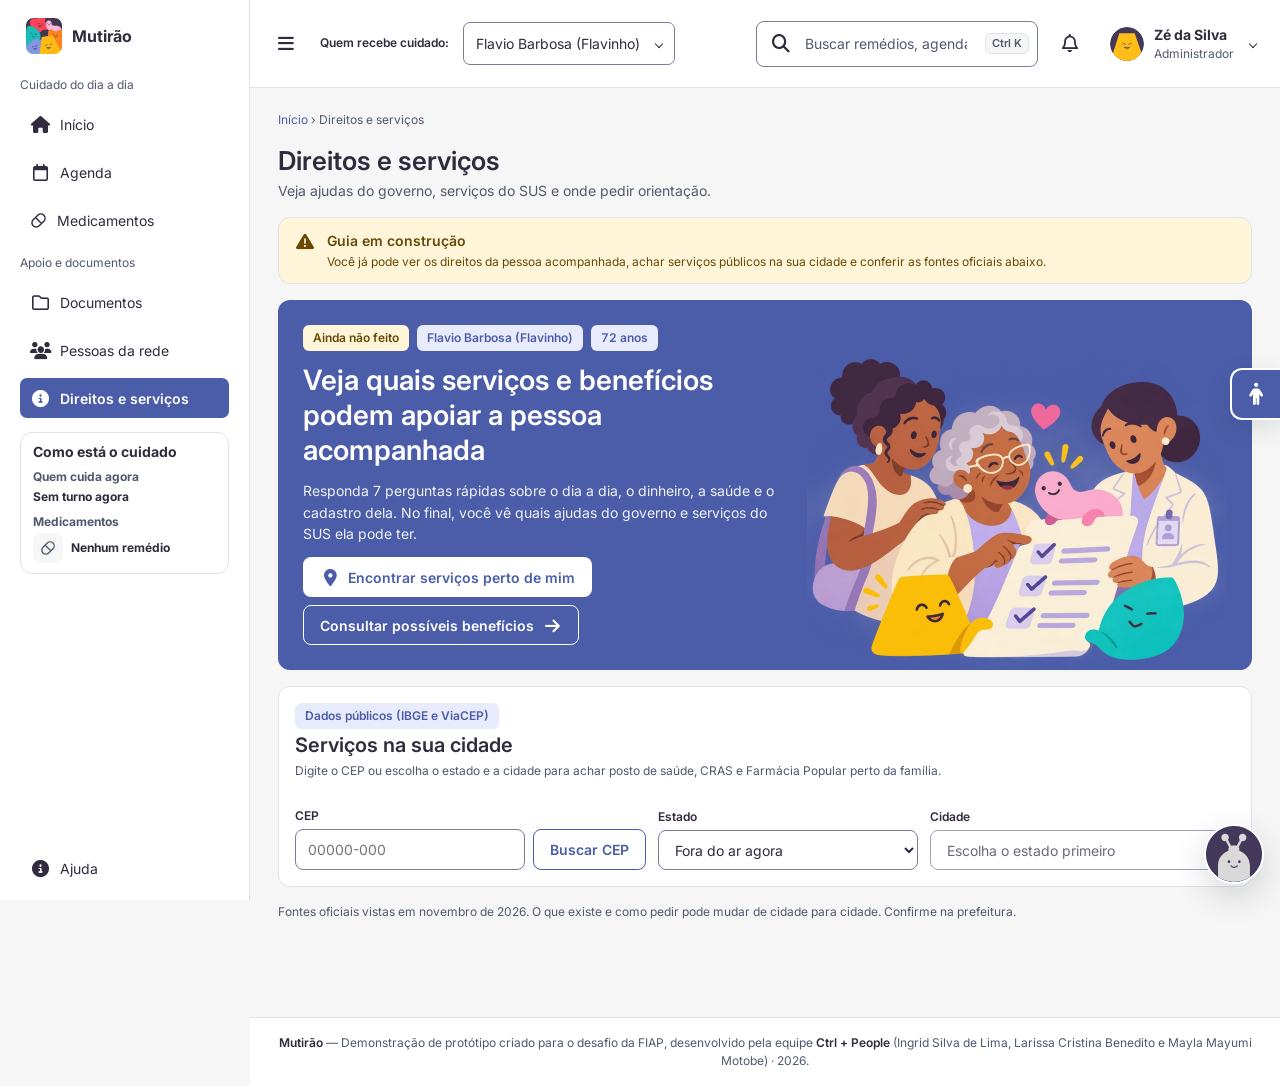
<file: direitos.html>
<!doctype html>
<html lang="pt-BR" data-cuidado="carregando">

<head>
  <meta charset="UTF-8" />
  <meta name="viewport" content="width=device-width, initial-scale=1.0" />

  <!-- SEO Principal -->
  <title>Mutirão | Direitos, Benefícios e Serviços de Apoio</title>
  <meta name="description"
    content="Consulte informações sobre direitos, benefícios sociais e serviços públicos de apoio disponíveis para fortalecer a rede de cuidado no Mutirão." />
  <meta name="robots" content="index, follow" />
  <meta name="application-name" content="Mutirão" />
  <meta name="author"
    content="Grupo Ctrl + People — Ingrid Silva de Lima, Larissa Cristina Benedito e Mayla Mayumi Motobe" />
  <meta name="theme-color" content="#8495E1" />

  <!-- Open Graph / Compartilhamento Social -->
  <meta property="og:type" content="website" />
  <meta property="og:locale" content="pt_BR" />
  <meta property="og:site_name" content="Mutirão" />
  <meta property="og:title" content="Mutirão | Direitos, Benefícios e Serviços de Apoio" />
  <meta property="og:description"
    content="Consulte informações sobre direitos, benefícios sociais e serviços públicos de apoio disponíveis para fortalecer a rede de cuidado no Mutirão." />

  <!-- Twitter Card -->
  <meta name="twitter:card" content="summary_large_image" />
  <meta name="twitter:title" content="Mutirão | Direitos, Benefícios e Serviços de Apoio" />
  <meta name="twitter:description"
    content="Consulte informações sobre direitos, benefícios sociais e serviços públicos de apoio disponíveis para fortalecer a rede de cuidado no Mutirão." />

  <link rel="canonical" href="https://mutirao-ctrlpeople-citizen-tech-26.vercel.app/direitos.html" />
  <meta property="og:url" content="https://mutirao-ctrlpeople-citizen-tech-26.vercel.app/direitos.html" />
  <meta property="og:image"
    content="https://mutirao-ctrlpeople-citizen-tech-26.vercel.app/assets/media/aplicacao/landing.png" />
  <meta property="og:image:width" content="1902" />
  <meta property="og:image:height" content="907" />
  <meta property="og:image:alt" content="Página inicial do Mutirão com prévia das telas da plataforma" />
  <meta name="twitter:image"
    content="https://mutirao-ctrlpeople-citizen-tech-26.vercel.app/assets/media/aplicacao/landing.png" />

  <!-- Favicons e Web App Manifest -->
  <link rel="icon" href="assets/media/favicon_io/favicon.ico" sizes="any" />
  <link rel="icon" type="image/png" sizes="32x32" href="assets/media/favicon_io/favicon-32x32.png" />
  <link rel="icon" type="image/png" sizes="16x16" href="assets/media/favicon_io/favicon-16x16.png" />
  <link rel="apple-touch-icon" sizes="180x180" href="assets/media/favicon_io/apple-touch-icon.png" />
  <link rel="manifest" href="assets/media/favicon_io/site.webmanifest" />

  <link rel="preconnect" href="https://fonts.googleapis.com" />
  <link rel="preconnect" href="https://fonts.gstatic.com" crossorigin />
  <link rel="stylesheet" href="https://fonts.googleapis.com/css2?family=Inter:wght@400;600;700&display=swap"
    media="print" onload="this.media='all'" />
  <noscript>
    <link rel="stylesheet" href="https://fonts.googleapis.com/css2?family=Inter:wght@400;600;700&display=swap" />
  </noscript>
  <link rel="stylesheet" href="https://cdnjs.cloudflare.com/ajax/libs/font-awesome/6.7.2/css/all.min.css"
    crossorigin="anonymous" referrerpolicy="no-referrer" />
  <link rel="stylesheet" href="assets/css/variaveis.css" />
  <link rel="stylesheet" href="assets/css/style.css" />
  <link rel="stylesheet" href="assets/css/acessibilidade.css" />
  <link rel="stylesheet" href="assets/css/mvp-telas.css" />
  <link rel="stylesheet" href="assets/css/componentes.css" />
  <link rel="stylesheet" href="assets/css/recursos-apoio.css" />
  <link rel="modulepreload" href="assets/js/estado-cuidado.mjs" />
  <link rel="preload" href="assets/data/perfis-acompanhados.json" as="fetch" crossorigin="anonymous"
    data-base-cuidado />
  <script src="assets/js/fotos.js" defer></script>
  <script src="assets/js/script.js" defer></script>
  <script src="assets/js/acessibilidade.js" defer></script>
  <script src="assets/js/nucleo-cuidado.js" defer></script>
  <script src="assets/js/direitos.js" defer></script>
</head>

<body>
  <a class="pular-conteudo" href="#conteudo">Pular para o conteúdo</a>
  <header class="barra-topo">
    <button id="alternar-menu" class="botao-icone" aria-label="Abrir ou fechar o menu" aria-controls="barra-lateral"
      aria-expanded="true"><i class="fa-solid fa-bars" aria-hidden="true"></i></button>
    <span class="barra-topo__rotulo-pessoa">Quem recebe cuidado:</span>
    <details class="seletor-pessoa" data-cuidado-acao inert>
      <summary>Pessoa acompanhada</summary>
      <div class="painel-flutuante"><span data-identidade-acompanhada>Pessoa acompanhada</span></div>
    </details>
    <div class="barra-topo__acoes">
      <button class="botao-icone" data-busca-topo aria-label="Buscar uma página"><i class="fa-solid fa-magnifying-glass"
          aria-hidden="true"></i></button>
      <details class="menu-notificacoes">
        <summary class="botao-icone botao-icone--notificacao" aria-label="Avisos (3 novos)">
          <i class="fa-regular fa-bell" aria-hidden="true"></i>
        </summary>
        <section class="painel-flutuante menu-notificacoes__painel" aria-labelledby="titulo-alertas">
          <header class="menu-notificacoes__cabecalho">
            <div>
              <h2 id="titulo-alertas">Avisos</h2>

            </div>
          </header>
          <ul class="menu-notificacoes__lista"></ul>
        </section>
      </details>
      <details class="menu-perfil">
        <summary aria-label="Menu do perfil"><img src="assets/media/icones/avatar-neutro.svg" data-avatar-pendente
            width="36" height="36" alt=""><span><strong>Meu perfil</strong><small></small></span></summary>
        <div class="painel-flutuante"><a href="meu-perfil.html"><i class="fa-regular fa-user" aria-hidden="true"></i>Meu
            perfil</a><a href="configuracoes.html"><i class="fa-solid fa-gear"
              aria-hidden="true"></i>Configurações</a><button type="button" class="painel-flutuante__acao--sair"
            data-acao="sair"><i class="fa-solid fa-right-from-bracket" aria-hidden="true"></i>Sair</button>
        </div>
      </details>
    </div>
  </header>
  <aside id="barra-lateral" class="barra-lateral">
    <a class="barra-lateral__marca" href="home.html">
      <img src="assets/media/marca/logo-mutirao.svg" alt="Mutirão" width="44" height="44" />
      <span>Mutirão</span>
    </a>
    <a class="barra-lateral__perfil-mobile" href="meu-perfil.html">
      <img src="assets/media/icones/avatar-neutro.svg" data-avatar-pendente width="36" height="36" alt="">
      <span><strong>Meu perfil</strong><small></small></span>
      <span aria-hidden="true">›</span>
    </a>
    <nav aria-label="Menu principal">
      <p>Cuidado do dia a dia</p>
      <a href="home.html"><i class="fa-solid fa-house" aria-hidden="true"></i>Início</a>
      <a href="agenda.html"><i class="fa-regular fa-calendar" aria-hidden="true"></i>Agenda</a>
      <a href="medicamentos.html"><i class="icone-capsula" aria-hidden="true"></i>Medicamentos</a>
      <p>Apoio e documentos</p>
      <a href="documentos.html"><i class="fa-regular fa-folder" aria-hidden="true"></i>Documentos</a>
      <a href="pessoas.html"><i class="fa-solid fa-users" aria-hidden="true"></i>Pessoas da rede</a>
      <a href="direitos.html" aria-current="page"><i class="fa-solid fa-circle-info" aria-hidden="true"></i>Direitos e
        serviços</a>
    </nav>
    <section class="cartao-status" data-cuidado-conteudo inert aria-busy="true" aria-labelledby="titulo-status">
      <h2 id="titulo-status">Como está o cuidado</h2>
      <h3>Quem cuida agora</h3>
      <div class="cartao-status__linha" data-status-turno><img src="assets/media/mascotes/icone-mascote-forma.svg"
          alt="" hidden><span><strong>Sem turno cadastrado</strong><small></small></span></div>
      <h3>Medicamentos</h3>
      <div class="cartao-status__linha" data-status-medicamento><i class="icone-capsula"
          aria-hidden="true"></i><span><strong>Nenhum remédio na rotina</strong><small></small></span></div>
    </section>
    <nav class="barra-lateral__suporte" aria-label="Ajuda e ajustes"><a class="barra-lateral__link--apenas-mobile"
        href="configuracoes.html"><i class="fa-solid fa-gear" aria-hidden="true"></i>Configurações</a><a
        href="ajuda.html"><i class="fa-solid fa-circle-info" aria-hidden="true"></i>Ajuda</a><button type="button"
        class="barra-lateral__link--apenas-mobile barra-lateral__link--sair" data-acao="sair"><i
          class="fa-solid fa-right-from-bracket" aria-hidden="true"></i>Sair</button></nav>
  </aside>
  <main class="conteudo-pagina apoio" id="conteudo" tabindex="-1" data-pagina-mvp="direitos">
    <nav class="apoio__trilha" aria-label="Você está em"><a href="home.html">Início</a> <span
        aria-hidden="true">›</span>
      Direitos e serviços</nav>
    <header class="apoio__cabecalho">
      <div>
        <h1>Direitos e serviços</h1>
        <p>Veja ajudas do governo, serviços do SUS e onde pedir orientação.</p>
      </div>
    </header>
    <p class="cuidado-status-inicial" role="status" data-status-inicial-cuidado>Carregando dados do cuidado…</p>

    <div class="apoio__aviso" role="status">
      <i class="fa-solid fa-triangle-exclamation apoio__aviso-icone" aria-hidden="true"></i>
      <div>
        <strong>Guia em construção</strong>
        <p>Você já pode ver os direitos da pessoa acompanhada, achar serviços públicos na sua cidade e conferir as
          fontes oficiais abaixo.</p>
      </div>
    </div>

    <section class="apoio__painel direitos-banner" aria-labelledby="titulo-simulador" data-simulador-painel>
      <div class="direitos-simulador__etapa direitos-simulador__inicial" data-etapa="inicial">
        <div class="direitos-banner__conteudo">
          <div class="direitos-simulador__inicial-etiquetas">
            <span class="selo selo--atencao">Ainda não feito</span>
            <span class="selo selo--info" data-identidade-acompanhada>Pessoa acompanhada</span>
            <span class="selo selo--info" data-simulador-idade-selo>Idade da ficha</span>
          </div>
          <h2 id="titulo-simulador">Veja quais serviços e benefícios podem apoiar a pessoa acompanhada</h2>
          <p class="direitos-banner__descricao">Responda 7 perguntas rápidas sobre o dia a dia, o dinheiro, a saúde e o
            cadastro dela. No final, você vê quais ajudas do governo e serviços do SUS ela pode ter.</p>
          <div class="direitos-simulador__acoes">
            <a class="botao direitos-banner__cta" href="#localidade-servicos"><i class="fa-solid fa-location-dot"
                aria-hidden="true"></i> Encontrar serviços perto de mim</a>
            <button data-cuidado-acao inert type="button" class="botao direitos-banner__secundario"
              data-simulador-iniciar>Consultar possíveis
              benefícios <i class="fa-solid fa-arrow-right" aria-hidden="true"></i></button>
          </div>
        </div>
        <div class="direitos-banner__arte" aria-hidden="true">
          <picture>
            <source srcset="assets/media/ilustracoes/idosa-cuidadores-mascotes.webp" type="image/webp" />
            <img src="assets/media/ilustracoes/idosa-cuidadores-mascotes.png" alt="" width="840" height="672"
              decoding="async" />
          </picture>
        </div>
      </div>

      <form class="direitos-simulador__etapa" data-etapa="perguntas" hidden>
        <div class="direitos-simulador__progresso-cabecalho">
          <div class="direitos-simulador__progresso-meta">
            <span class="selo selo--info" data-simulador-progresso>Pergunta 1 de 7</span>
            <span class="selo selo--neutro" data-simulador-idade-selo data-idade-da-ficha>Idade da ficha</span>
          </div>
          <div class="direitos-simulador__barra" aria-hidden="true">
            <span class="direitos-simulador__barra-preenchida" data-simulador-barra style="width: 14%"></span>
          </div>
        </div>

        <div class="direitos-simulador__palco">
          <article class="direitos-simulador__pergunta" data-passo="0">
            <h3 id="pergunta-moradia" tabindex="-1">Com quem a pessoa acompanhada mora hoje?</h3>
            <div class="direitos-simulador__opcoes" role="group" aria-labelledby="pergunta-moradia"
              data-simulador-grupo="moradia">
              <button type="button" data-simulador-valor="sozinha" aria-pressed="false">Sozinha</button>
              <button type="button" data-simulador-valor="familia" aria-pressed="false">Com a família</button>
              <button type="button" data-simulador-valor="instituicao" aria-pressed="false">Casa de repouso</button>
            </div>
            <p class="direitos-simulador__nota">A resposta descreve a moradia da pessoa acompanhada e aparece no resumo.
            </p>
          </article>

          <article class="direitos-simulador__pergunta" data-passo="1" hidden>
            <h3 id="pergunta-renda" tabindex="-1">Quanto dá por pessoa da casa, por mês?</h3>
            <div class="direitos-simulador__opcoes" role="group" aria-labelledby="pergunta-renda"
              data-simulador-grupo="renda">
              <button type="button" data-simulador-valor="ate-um-quarto" aria-pressed="false">Até 1/4 do salário
                mínimo</button>
              <button type="button" data-simulador-valor="ate-meio" aria-pressed="false">Acima de 1/4 e até 1/2 do
                salário mínimo</button>
              <button type="button" data-simulador-valor="acima-meio" aria-pressed="false">Acima de 1/2 do salário
                mínimo</button>
              <button type="button" data-simulador-valor="nao-sei" aria-pressed="false">Não sei</button>
            </div>
            <p class="direitos-simulador__nota">Selecione a faixa aproximada. A composição da família e a renda são
              verificadas pelo órgão responsável.</p>
          </article>

          <article class="direitos-simulador__pergunta" data-passo="2" hidden>
            <h3 id="pergunta-aposentadoria" tabindex="-1">Ela recebe aposentadoria por invalidez?</h3>
            <div class="direitos-simulador__opcoes" role="group" aria-labelledby="pergunta-aposentadoria"
              data-simulador-grupo="aposentadoriaIncapacidade">
              <button type="button" data-simulador-valor="sim" aria-pressed="false">Sim</button>
              <button type="button" data-simulador-valor="nao" aria-pressed="false">Não</button>
              <button type="button" data-simulador-valor="nao-sei" aria-pressed="false">Não sei</button>
            </div>
            <p class="direitos-simulador__nota">Só quem tem esse tipo de aposentadoria pode receber 25% a mais do INSS.
            </p>
          </article>

          <article class="direitos-simulador__pergunta" data-passo="3" hidden>
            <h3 id="pergunta-assistencia" tabindex="-1">Ela precisa de ajuda o tempo todo no dia a dia?</h3>
            <div class="direitos-simulador__opcoes" role="group" aria-labelledby="pergunta-assistencia"
              data-simulador-grupo="assistencia">
              <button type="button" data-simulador-valor="integral" aria-pressed="false">Sim, o tempo todo</button>
              <button type="button" data-simulador-valor="parcial" aria-pressed="false">Às vezes</button>
              <button type="button" data-simulador-valor="nao" aria-pressed="false">Não</button>
            </div>
            <p class="direitos-simulador__nota">Ajuda para tomar banho, comer, tomar remédio ou andar.</p>
          </article>

          <article class="direitos-simulador__pergunta" data-passo="4" hidden>
            <h3 id="pergunta-cadunico" tabindex="-1">Ela já tem o Cadastro Único (CadÚnico)?</h3>
            <div class="direitos-simulador__opcoes" role="group" aria-labelledby="pergunta-cadunico"
              data-simulador-grupo="cadunico">
              <button type="button" data-simulador-valor="nao" aria-pressed="false">Não tem</button>
              <button type="button" data-simulador-valor="antigo" aria-pressed="false">Tem, mas faz mais de 2
                anos</button>
              <button type="button" data-simulador-valor="em-dia" aria-pressed="false">Tem e está em dia</button>
              <button type="button" data-simulador-valor="nao-sei" aria-pressed="false">Não sei</button>
            </div>
            <p class="direitos-simulador__nota">Sem esse cadastro não dá para pedir o BPC nem o desconto na conta de
              luz.</p>
          </article>

          <article class="direitos-simulador__pergunta" data-passo="5" hidden>
            <h3 id="pergunta-saude" tabindex="-1">Ela usa remédio caro ou precisa de fisioterapia?</h3>
            <div class="direitos-simulador__opcoes" role="group" aria-labelledby="pergunta-saude"
              data-simulador-grupo="saudeEspecializada">
              <button type="button" data-simulador-valor="sim" aria-pressed="false">Sim, remédio caro ou
                fisioterapia</button>
              <button type="button" data-simulador-valor="basico" aria-pressed="false">Só remédios comuns (posto ou
                farmácia)</button>
              <button type="button" data-simulador-valor="nao-sei" aria-pressed="false">Não sei</button>
            </div>
            <p class="direitos-simulador__nota">O SUS pode dar remédios caros, fisioterapia, cadeira de rodas, andador e
              outros aparelhos.</p>
          </article>

          <article class="direitos-simulador__pergunta" data-passo="6" hidden>
            <h3 id="pergunta-tfd" tabindex="-1">Ela precisa ir para outra cidade para se tratar pelo SUS?</h3>
            <div class="direitos-simulador__opcoes" role="group" aria-labelledby="pergunta-tfd"
              data-simulador-grupo="tratamentoFora">
              <button type="button" data-simulador-valor="sim" aria-pressed="false">Sim, se trata em outra
                cidade</button>
              <button type="button" data-simulador-valor="nao" aria-pressed="false">Não, se trata na própria
                cidade</button>
              <button type="button" data-simulador-valor="nao-sei" aria-pressed="false">Não sei</button>
            </div>
            <p class="direitos-simulador__nota">Se o tratamento não existe na sua cidade, o SUS pode ajudar com a viagem
              e a estadia (TFD).</p>
          </article>
        </div>

        <div class="direitos-simulador__acoes direitos-simulador__acoes--passo">
          <button type="button" class="botao botao--secundario" data-simulador-anterior><i
              class="fa-solid fa-arrow-left" aria-hidden="true"></i> <span>Voltar ao início</span></button>
          <button type="button" class="botao botao--primario" data-simulador-proximo disabled>Próxima pergunta <i
              class="fa-solid fa-arrow-right" aria-hidden="true"></i></button>
          <button type="submit" class="botao botao--primario" data-simulador-concluir hidden disabled>Ver resultado da
            triagem <i class="fa-solid fa-check" aria-hidden="true"></i></button>
        </div>
      </form>

      <div class="direitos-simulador__etapa" data-etapa="resultado" aria-live="polite" hidden>
        <div class="direitos-resumo__cabecalho">
          <span class="selo selo--info">Resultado aproximado</span><span class="selo selo--info"
            data-identidade-acompanhada>Pessoa acompanhada</span>
          <h2 data-simulador-titulo tabindex="-1"></h2>
          <p class="direitos-simulador__nota">Triagem informativa. A concessão e os critérios devem ser confirmados nos
            canais oficiais.</p>
          <p class="direitos-simulador__nota" data-simulador-resumo-respostas></p>
        </div>
        <ul class="direitos-simulador__resultados" data-simulador-resultados></ul>
        <div class="direitos-simulador__acoes">
          <button type="button" class="botao botao--terciario" data-simulador-refazer>Responder de novo</button>
          <button type="button" class="botao botao--secundario" data-simulador-copiar><i class="fa-regular fa-copy"
              aria-hidden="true"></i> Copiar resultado</button>
          <a class="botao botao--primario"
            href="https://www.gov.br/pt-br/servicos/inscrever-se-no-cadastro-unico-para-programas-sociais-do-governo-federal"
            target="_blank" rel="noopener noreferrer">Como fazer o Cadastro Único</a>
        </div>
      </div>
    </section>

    <section class="apoio__painel" id="localidade-servicos" aria-labelledby="titulo-localidade" data-localidade-painel>
      <div class="direitos-resumo__cabecalho">
        <span class="selo selo--info">Dados públicos (IBGE e ViaCEP)</span>
        <h2 id="titulo-localidade">Serviços na sua cidade</h2>
        <p class="direitos-simulador__nota">Digite o CEP ou escolha o estado e a cidade para achar posto de saúde, CRAS
          e Farmácia Popular perto da família.</p>
      </div>

      <form class="direitos-localidade__form formulario-mvp" data-localidade-form novalidate>
        <div class="direitos-localidade__campo">
          <label for="campo-cep">CEP</label>
          <div class="direitos-localidade__cep-grupo">
            <input id="campo-cep" type="text" inputmode="numeric" maxlength="9" placeholder="00000-000"
              autocomplete="postal-code" data-localidade-cep />
            <button type="submit" class="botao botao--secundario" data-localidade-buscar-cep>Buscar CEP</button>
          </div>
        </div>

        <div class="direitos-localidade__campo">
          <label for="campo-uf">Estado</label>
          <select id="campo-uf" data-localidade-uf>
            <option value="">Carregando estados...</option>
          </select>
        </div>

        <div class="direitos-localidade__campo">
          <label for="campo-municipio">Cidade</label>
          <select id="campo-municipio" data-localidade-municipio disabled>
            <option value="">Escolha o estado primeiro</option>
          </select>
        </div>
      </form>

      <p class="formulario-mvp__erro" data-localidade-erro role="alert" hidden></p>

      <div class="direitos-localidade__resultado" data-localidade-resultado hidden aria-live="polite">
        <div class="direitos-localidade__cabecalho">
          <div class="direitos-localidade__etiquetas">
            <span class="selo selo--sucesso">Cidade encontrada</span>
            <span class="selo selo--neutro" data-localidade-ibge></span>
          </div>
          <strong data-localidade-nome></strong>
        </div>

        <div class="direitos-localidade__lista">
          <article class="direitos-localidade__item">
            <span class="apoio__icone" aria-hidden="true"><i class="fa-solid fa-hospital"></i></span>
            <div class="direitos-localidade__item-texto">
              <h3>Postos de saúde (UBS) perto</h3>
              <p data-localidade-ubs-desc>Postos de saúde para consultas e encaminhamentos.</p>
            </div>
            <a class="botao botao--secundario botao--pequeno" target="_blank" rel="noopener noreferrer"
              data-localidade-link-ubs>Ver no mapa</a>
          </article>

          <article class="direitos-localidade__item">
            <span class="apoio__icone" aria-hidden="true"><i class="fa-solid fa-people-roof"></i></span>
            <div class="direitos-localidade__item-texto">
              <h3>CRAS e CadÚnico</h3>
              <p data-localidade-cras-desc>Ache o CRAS da sua cidade para fazer ou atualizar o Cadastro Único e pedir o
                BPC.
              </p>
            </div>
            <a class="botao botao--secundario botao--pequeno" target="_blank" rel="noopener noreferrer"
              data-localidade-link-cras>Ver no mapa</a>
          </article>

          <article class="direitos-localidade__item">
            <span class="apoio__icone" aria-hidden="true"><i class="fa-solid fa-pills"></i></span>
            <div class="direitos-localidade__item-texto">
              <h3>Farmácia Popular</h3>
              <p>Veja as farmácias que participam no site oficial do Ministério da Saúde.</p>
            </div>
            <a class="botao botao--secundario botao--pequeno"
              href="https://www.gov.br/saude/pt-br/composicao/sectics/farmacia-popular/painel-endereco-das-farmacias"
              target="_blank" rel="noopener noreferrer"
              aria-label="Ver as farmácias da Farmácia Popular no site oficial (abre em outra aba)">Ver farmácias</a>
          </article>

          <article class="direitos-localidade__item">
            <span class="apoio__icone" aria-hidden="true"><i class="fa-solid fa-phone-volume"></i></span>
            <div class="direitos-localidade__item-texto">
              <h3>Dúvidas e reclamações do SUS · 136</h3>
              <p>Ligação de graça para tirar dúvidas, fazer pedidos ou reclamar do SUS.</p>
            </div>
            <a class="botao botao--secundario botao--pequeno"
              href="https://www.gov.br/saude/pt-br/canais-de-atendimento/ouvsus" target="_blank"
              rel="noopener noreferrer" aria-label="Abrir o site oficial da Ouvidoria do SUS (abre em outra aba)">Abrir
              site da Ouvidoria</a>
          </article>
        </div>
      </div>
      <p role="status" data-localidade-status></p>
    </section>

    <p class="apoio__rodape">Fontes oficiais vistas em novembro de 2026. O que existe e como pedir pode mudar de cidade
      para cidade. Confirme na prefeitura.</p>
    <p role="status" data-mvp-status></p>
  </main>
  <footer class="rodape-site">
    <p>
      <strong>Mutirão</strong> — Demonstração de protótipo criado para o desafio da FIAP, desenvolvido pela equipe
      <strong>Ctrl + People</strong> (Ingrid Silva de Lima, Larissa Cristina Benedito e Mayla Mayumi Motobe) · 2026.
    </p>
  </footer>
  <nav class="barra-inferior" aria-label="Atalhos principais">
    <a href="home.html"><i class="fa-solid fa-house" aria-hidden="true"></i>Início</a>
    <a href="agenda.html"><i class="fa-regular fa-calendar" aria-hidden="true"></i>Agenda</a>
    <a href="medicamentos.html"><i class="icone-capsula" aria-hidden="true"></i>Medicamentos</a>
    <button type="button" id="botao-mais" aria-controls="barra-lateral" aria-expanded="false"><i
        class="fa-solid fa-bars" aria-hidden="true"></i>Mais</button>
  </nav>
  <script src="assets/js/vlibras.js" defer></script>
</body>

</html>
</file>
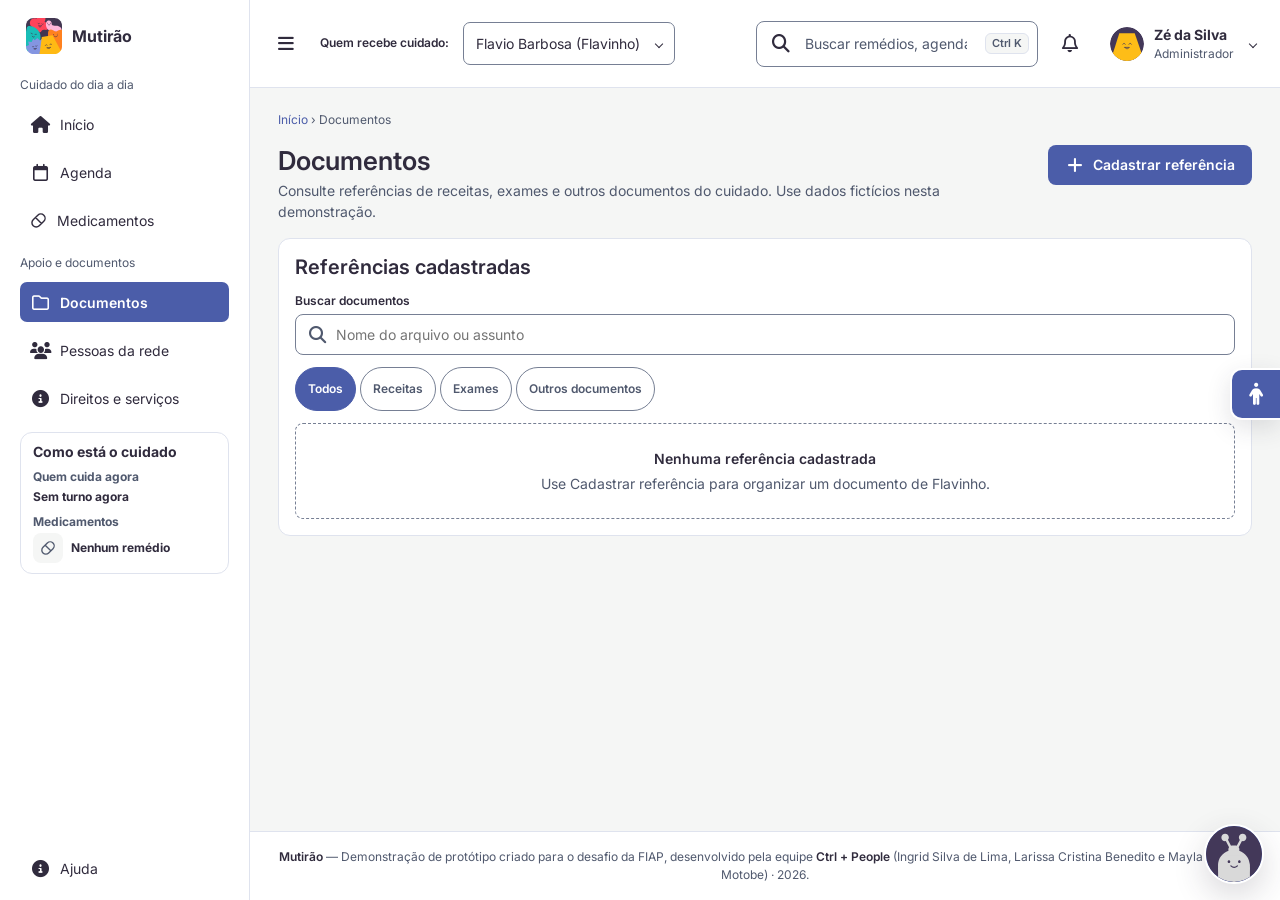
<file: documentos.html>
<!doctype html>
<html lang="pt-BR" data-cuidado="carregando">

<head>
  <meta charset="UTF-8" />
  <meta name="viewport" content="width=device-width, initial-scale=1.0" />

  <!-- SEO Principal -->
  <title>Mutirão | Documentos, Receitas e Registros de Saúde</title>
  <meta name="description"
    content="Reúna exames, receitas, orientações e documentos importantes em um só lugar para facilitar o acesso de familiares e cuidadores no Mutirão." />
  <meta name="robots" content="index, follow" />
  <meta name="application-name" content="Mutirão" />
  <meta name="author"
    content="Grupo Ctrl + People — Ingrid Silva de Lima, Larissa Cristina Benedito e Mayla Mayumi Motobe" />
  <meta name="theme-color" content="#8495E1" />

  <!-- Open Graph / Compartilhamento Social -->
  <meta property="og:type" content="website" />
  <meta property="og:locale" content="pt_BR" />
  <meta property="og:site_name" content="Mutirão" />
  <meta property="og:title" content="Mutirão | Documentos, Receitas e Registros de Saúde" />
  <meta property="og:description"
    content="Reúna exames, receitas, orientações e documentos importantes em um só lugar para facilitar o acesso de familiares e cuidadores no Mutirão." />

  <!-- Twitter Card -->
  <meta name="twitter:card" content="summary_large_image" />
  <meta name="twitter:title" content="Mutirão | Documentos, Receitas e Registros de Saúde" />
  <meta name="twitter:description"
    content="Reúna exames, receitas, orientações e documentos importantes em um só lugar para facilitar o acesso de familiares e cuidadores no Mutirão." />

  <link rel="canonical" href="https://mutirao-ctrlpeople-citizen-tech-26.vercel.app/documentos.html" />
  <meta property="og:url" content="https://mutirao-ctrlpeople-citizen-tech-26.vercel.app/documentos.html" />
  <meta property="og:image"
    content="https://mutirao-ctrlpeople-citizen-tech-26.vercel.app/assets/media/aplicacao/landing.png" />
  <meta property="og:image:width" content="1902" />
  <meta property="og:image:height" content="907" />
  <meta property="og:image:alt" content="Página inicial do Mutirão com prévia das telas da plataforma" />
  <meta name="twitter:image"
    content="https://mutirao-ctrlpeople-citizen-tech-26.vercel.app/assets/media/aplicacao/landing.png" />

  <!-- Favicons e Web App Manifest -->
  <link rel="icon" href="assets/media/favicon_io/favicon.ico" sizes="any" />
  <link rel="icon" type="image/png" sizes="32x32" href="assets/media/favicon_io/favicon-32x32.png" />
  <link rel="icon" type="image/png" sizes="16x16" href="assets/media/favicon_io/favicon-16x16.png" />
  <link rel="apple-touch-icon" sizes="180x180" href="assets/media/favicon_io/apple-touch-icon.png" />
  <link rel="manifest" href="assets/media/favicon_io/site.webmanifest" />

  <link rel="preconnect" href="https://fonts.googleapis.com" />
  <link rel="preconnect" href="https://fonts.gstatic.com" crossorigin />
  <link rel="stylesheet" href="https://fonts.googleapis.com/css2?family=Inter:wght@400;600;700&display=swap"
    media="print" onload="this.media='all'" />
  <noscript>
    <link rel="stylesheet" href="https://fonts.googleapis.com/css2?family=Inter:wght@400;600;700&display=swap" />
  </noscript>
  <link rel="stylesheet" href="https://cdnjs.cloudflare.com/ajax/libs/font-awesome/6.7.2/css/all.min.css"
    crossorigin="anonymous" referrerpolicy="no-referrer" />
  <link rel="stylesheet" href="assets/css/variaveis.css" />
  <link rel="stylesheet" href="assets/css/style.css" />
  <link rel="stylesheet" href="assets/css/acessibilidade.css" />
  <link rel="stylesheet" href="assets/css/mvp-telas.css" />
  <link rel="stylesheet" href="assets/css/componentes.css" />
  <link rel="stylesheet" href="assets/css/recursos-apoio.css" />
  <link rel="modulepreload" href="assets/js/estado-cuidado.mjs" />
  <link rel="preload" href="assets/data/perfis-acompanhados.json" as="fetch" crossorigin="anonymous"
    data-base-cuidado />
  <script src="assets/js/fotos.js" defer></script>
  <script src="assets/js/script.js" defer></script>
  <script src="assets/js/acessibilidade.js" defer></script>
  <script src="assets/js/nucleo-cuidado.js" defer></script>
  <script src="assets/js/documentos.js" defer></script>
</head>

<body>
  <a class="pular-conteudo" href="#conteudo">Pular para o conteúdo</a>
  <header class="barra-topo">
    <button id="alternar-menu" class="botao-icone" aria-label="Abrir ou fechar o menu" aria-controls="barra-lateral"
      aria-expanded="true"><i class="fa-solid fa-bars" aria-hidden="true"></i></button>
    <span class="barra-topo__rotulo-pessoa">Quem recebe cuidado:</span>
    <details class="seletor-pessoa" data-cuidado-acao inert>
      <summary>Pessoa acompanhada</summary>
      <div class="painel-flutuante"><span data-identidade-acompanhada>Pessoa acompanhada</span></div>
    </details>
    <div class="barra-topo__acoes">
      <button class="botao-icone" data-busca-topo aria-label="Buscar uma página"><i class="fa-solid fa-magnifying-glass"
          aria-hidden="true"></i></button>
      <details class="menu-notificacoes">
        <summary class="botao-icone botao-icone--notificacao" aria-label="Avisos (3 novos)">
          <i class="fa-regular fa-bell" aria-hidden="true"></i>
        </summary>
        <section class="painel-flutuante menu-notificacoes__painel" aria-labelledby="titulo-alertas">
          <header class="menu-notificacoes__cabecalho">
            <div>
              <h2 id="titulo-alertas">Avisos</h2>

            </div>
          </header>
          <ul class="menu-notificacoes__lista"></ul>
        </section>
      </details>
      <details class="menu-perfil">
        <summary aria-label="Menu do perfil"><img src="assets/media/icones/avatar-neutro.svg" data-avatar-pendente
            width="36" height="36" alt=""><span><strong>Meu perfil</strong><small></small></span></summary>
        <div class="painel-flutuante"><a href="meu-perfil.html"><i class="fa-regular fa-user" aria-hidden="true"></i>Meu
            perfil</a><a href="configuracoes.html"><i class="fa-solid fa-gear"
              aria-hidden="true"></i>Configurações</a><button type="button" class="painel-flutuante__acao--sair"
            data-acao="sair"><i class="fa-solid fa-right-from-bracket" aria-hidden="true"></i>Sair</button>
        </div>
      </details>
    </div>
  </header>
  <aside id="barra-lateral" class="barra-lateral">
    <a class="barra-lateral__marca" href="home.html">
      <img src="assets/media/marca/logo-mutirao.svg" alt="Mutirão" width="44" height="44" />
      <span>Mutirão</span>
    </a>
    <a class="barra-lateral__perfil-mobile" href="meu-perfil.html">
      <img src="assets/media/icones/avatar-neutro.svg" data-avatar-pendente width="36" height="36" alt="">
      <span><strong>Meu perfil</strong><small></small></span>
      <span aria-hidden="true">›</span>
    </a>
    <nav aria-label="Menu principal">
      <p>Cuidado do dia a dia</p>
      <a href="home.html"><i class="fa-solid fa-house" aria-hidden="true"></i>Início</a>
      <a href="agenda.html"><i class="fa-regular fa-calendar" aria-hidden="true"></i>Agenda</a>
      <a href="medicamentos.html"><i class="icone-capsula" aria-hidden="true"></i>Medicamentos</a>
      <p>Apoio e documentos</p>
      <a href="documentos.html" aria-current="page"><i class="fa-regular fa-folder"
          aria-hidden="true"></i>Documentos</a>
      <a href="pessoas.html"><i class="fa-solid fa-users" aria-hidden="true"></i>Pessoas da rede</a>
      <a href="direitos.html"><i class="fa-solid fa-circle-info" aria-hidden="true"></i>Direitos e serviços</a>
    </nav>
    <section class="cartao-status" data-cuidado-conteudo inert aria-busy="true" aria-labelledby="titulo-status">
      <h2 id="titulo-status">Como está o cuidado</h2>
      <h3>Quem cuida agora</h3>
      <div class="cartao-status__linha" data-status-turno><img src="assets/media/mascotes/icone-mascote-forma.svg"
          alt="" hidden><span><strong>Sem turno cadastrado</strong><small></small></span></div>
      <h3>Medicamentos</h3>
      <div class="cartao-status__linha" data-status-medicamento><i class="icone-capsula"
          aria-hidden="true"></i><span><strong>Nenhum remédio na rotina</strong><small></small></span></div>
    </section>
    <nav class="barra-lateral__suporte" aria-label="Ajuda e ajustes"><a class="barra-lateral__link--apenas-mobile"
        href="configuracoes.html"><i class="fa-solid fa-gear" aria-hidden="true"></i>Configurações</a><a
        href="ajuda.html"><i class="fa-solid fa-circle-info" aria-hidden="true"></i>Ajuda</a><button type="button"
        class="barra-lateral__link--apenas-mobile barra-lateral__link--sair" data-acao="sair"><i
          class="fa-solid fa-right-from-bracket" aria-hidden="true"></i>Sair</button></nav>
  </aside>
  <main class="conteudo-pagina apoio" id="conteudo" tabindex="-1" data-pagina-mvp="documentos">
    <nav class="apoio__trilha" aria-label="Você está em"><a href="home.html">Início</a> <span
        aria-hidden="true">›</span>
      Documentos</nav>
    <header class="apoio__cabecalho">
      <div>
        <h1>Documentos</h1>
        <p>Consulte referências de receitas, exames e outros documentos do cuidado. Use dados fictícios nesta
          demonstração.</p>
      </div>
      <button data-cuidado-acao inert type="button" class="botao botao--primario"
        data-dialogo="dialogo-adicionar-documento"><i class="fa-solid fa-plus" aria-hidden="true"></i> Cadastrar
        referência</button>
    </header>
    <p class="cuidado-status-inicial" role="status" data-status-inicial-cuidado>Carregando dados do cuidado…</p>

    <section class="apoio__painel" data-cuidado-conteudo inert aria-busy="true" aria-labelledby="titulo-arquivos">
      <h2 id="titulo-arquivos">Referências cadastradas</h2>
      <div class="documentos__busca">
        <label for="pesquisa-documentos">Buscar documentos</label>
        <div class="documentos__campo-busca">
          <i class="fa-solid fa-magnifying-glass" aria-hidden="true"></i>
          <input id="pesquisa-documentos" type="search" placeholder="Nome do arquivo ou assunto" data-documentos-busca>
        </div>
      </div>
      <div class="filtros" role="group" aria-label="Mostrar só">
        <button type="button" class="filtros__opcao" data-documentos-filtro="Todos" aria-pressed="true">Todos</button>
        <button type="button" class="filtros__opcao" data-documentos-filtro="Receita"
          aria-pressed="false">Receitas</button>
        <button type="button" class="filtros__opcao" data-documentos-filtro="Exame" aria-pressed="false">Exames</button>
        <button type="button" class="filtros__opcao" data-documentos-filtro="Documento" aria-pressed="false">Outros
          documentos</button>
      </div>
      <div class="documentos__lista" data-documentos-lista></div>
    </section>

    <dialog class="dialogo-mvp" id="dialogo-adicionar-documento" aria-labelledby="titulo-adicionar-documento">
      <div class="dialogo-mvp__cabecalho">
        <h2 id="titulo-adicionar-documento" data-titulo-dialogo-documento>Cadastrar referência de documento</h2>
        <form method="dialog"><button class="botao-icone" aria-label="Fechar"><i class="fa-solid fa-xmark"
              aria-hidden="true"></i></button></form>
      </div>
      <p>Diga de qual consulta ou exame é o documento, para tudo ficar organizado.</p>
      <form class="formulario-mvp" data-formulario-mvp="documento" novalidate>
        <input type="hidden" name="id" value="">
        <label>Título<input type="text" name="titulo" placeholder="Ex.: Receita da última consulta" required></label>
        <label>Tipo
          <select name="categoria">
            <option value="Receita">Receita</option>
            <option value="Exame">Exame</option>
            <option value="Documento">Documento</option>
          </select>
        </label>
        <div class="formulario-mvp__grade">
          <label>Data<input type="date" name="dia" value="2026-11-10" required></label>
          <label>Adicionado por
            <select name="autor" required></select>
          </label>
        </div>
        <label>Onde encontrar o original<input type="text" name="localOriginal"
            placeholder="Ex.: Pasta azul na sala"></label>
        <label>Compromisso associado na Agenda (opcional)
          <select name="compromissoId">
            <option value="">Nenhum compromisso vinculado</option>
          </select>
        </label>
        <label>Anotação ou assunto (opcional)<input type="text" name="vinculo"
            placeholder="Ex.: Consulta na UBS de 10 nov."></label>
        <label>Anotações<textarea name="observacoes" rows="3"
            placeholder="O que é importante saber sobre este documento"></textarea></label>
        <label>Nome do arquivo (opcional)
          <input type="text" name="nomeArquivo" maxlength="255" aria-describedby="ajuda-arquivo-documento">
          <small id="ajuda-arquivo-documento">Somente o nome é salvo para essa demonstração. O arquivo fica com
            você.</small>
        </label>
        <p class="formulario-mvp__erro" data-erro-documento role="alert"></p>
        <div class="dialogo-mvp__acoes">
          <button type="button" class="botao botao--secundario" data-fechar-dialogo>Cancelar</button>
          <button type="submit" class="botao botao--primario">Salvar referência</button>
        </div>
      </form>
    </dialog>

    <dialog class="dialogo-mvp dialogo-mvp--compacto" id="dialogo-detalhes-documento"
      aria-labelledby="titulo-detalhes-documento">
      <div class="dialogo-mvp__cabecalho">
        <div class="dialogo-mvp__titulo-com-icone">
          <span class="dialogo-mvp__icone" aria-hidden="true" data-detalhes-icone><i
              class="fa-regular fa-file-lines"></i></span>
          <h2 id="titulo-detalhes-documento">Detalhes do documento</h2>
        </div>
        <form method="dialog"><button class="botao-icone" aria-label="Fechar"><i class="fa-solid fa-xmark"
              aria-hidden="true"></i></button></form>
      </div>
      <p data-detalhes-pessoa>Pessoa acompanhada</p>
      <div class="dialogo-mvp__secao" data-detalhes-documento></div>
      <div class="dialogo-mvp__acoes dialogo-mvp__acoes--iguais">
        <button type="button" class="botao botao--perigo" data-excluir-documento>Excluir</button>
        <button type="button" class="botao botao--secundario" data-editar-documento>Editar</button>
        <a class="botao botao--primario" href="agenda.html" data-ver-atendimento hidden>Ver consulta</a>
      </div>
    </dialog>

    <p role="status" data-mvp-status></p>
  </main>
  <footer class="rodape-site">
    <p>
      <strong>Mutirão</strong> — Demonstração de protótipo criado para o desafio da FIAP, desenvolvido pela equipe
      <strong>Ctrl + People</strong> (Ingrid Silva de Lima, Larissa Cristina Benedito e Mayla Mayumi Motobe) · 2026.
    </p>
  </footer>
  <nav class="barra-inferior" aria-label="Atalhos principais">
    <a href="home.html"><i class="fa-solid fa-house" aria-hidden="true"></i>Início</a>
    <a href="agenda.html"><i class="fa-regular fa-calendar" aria-hidden="true"></i>Agenda</a>
    <a href="medicamentos.html"><i class="icone-capsula" aria-hidden="true"></i>Medicamentos</a>
    <button type="button" id="botao-mais" aria-controls="barra-lateral" aria-expanded="false"><i
        class="fa-solid fa-bars" aria-hidden="true"></i>Mais</button>
  </nav>
  <script src="assets/js/vlibras.js" defer></script>
</body>

</html>
</file>
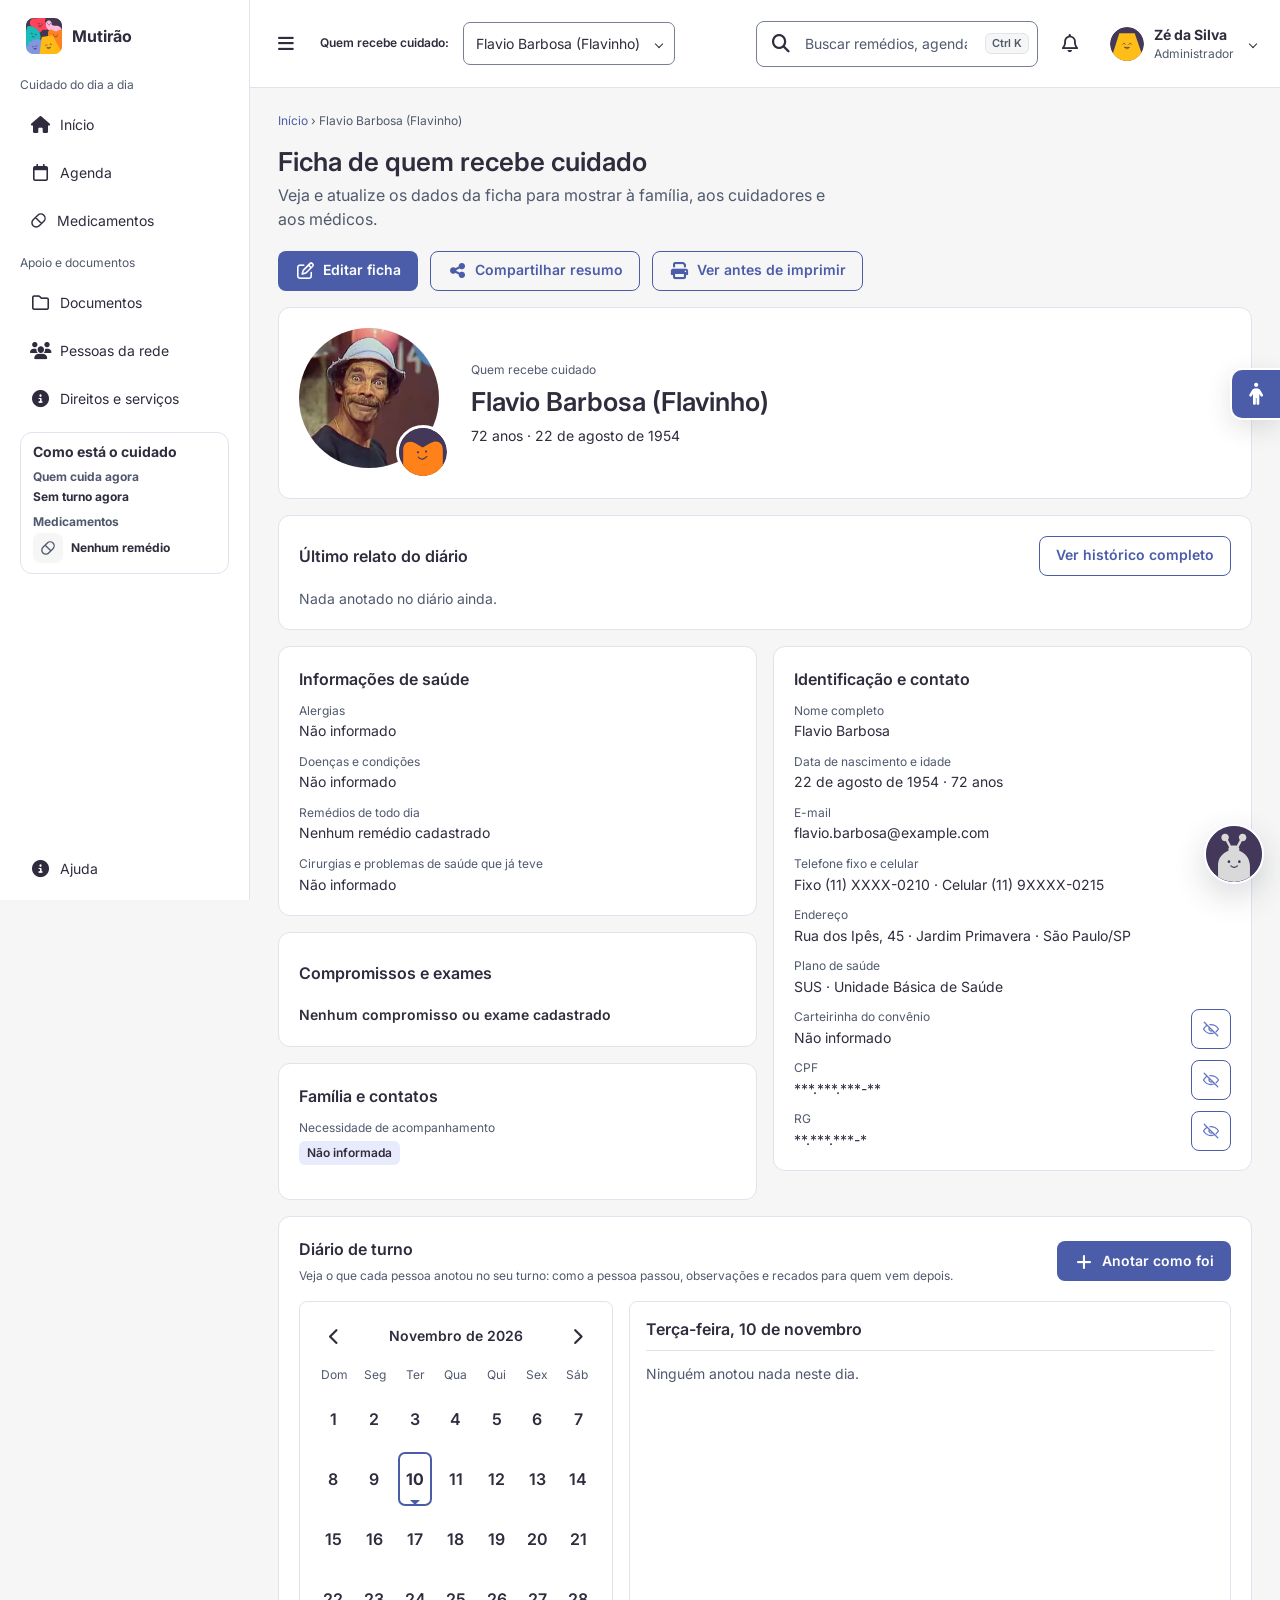
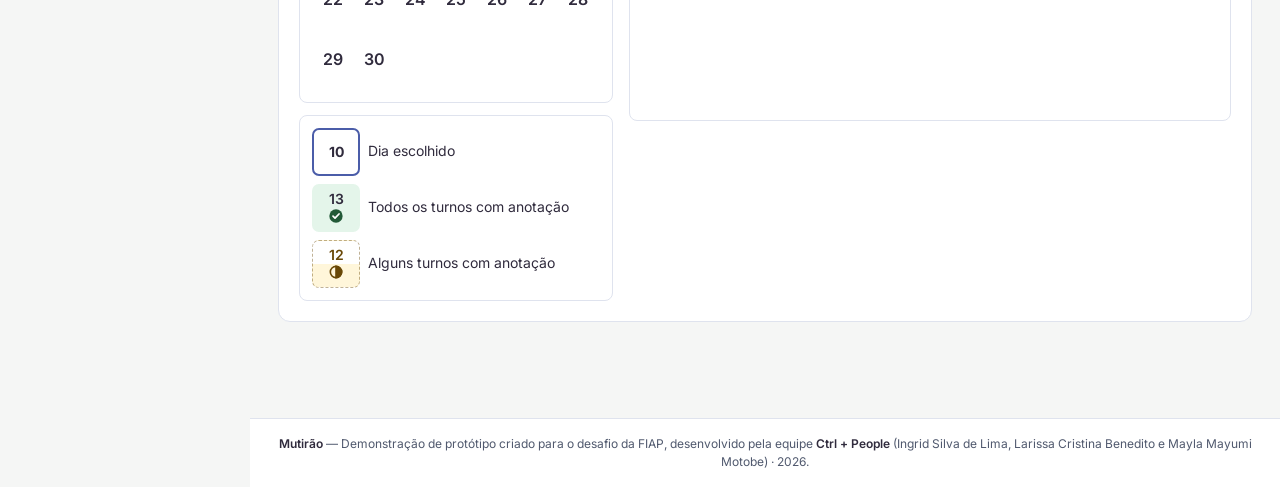
<file: ficha.html>
<!doctype html>
<html lang="pt-BR" data-cuidado="carregando">

<head>
  <meta charset="UTF-8" />
  <meta name="viewport" content="width=device-width, initial-scale=1.0" />

  <!-- SEO Principal -->
  <title>Mutirão | Ficha de quem recebe cuidado</title>
  <meta name="description"
    content="Consulte a ficha da pessoa acompanhada, as informações de cuidado e o diário de turno." />
  <meta name="robots" content="index, follow" />
  <meta name="application-name" content="Mutirão" />
  <meta name="author"
    content="Grupo Ctrl + People — Ingrid Silva de Lima, Larissa Cristina Benedito e Mayla Mayumi Motobe" />
  <meta name="theme-color" content="#8495E1" />

  <!-- Open Graph / Compartilhamento Social -->
  <meta property="og:type" content="website" />
  <meta property="og:locale" content="pt_BR" />
  <meta property="og:site_name" content="Mutirão" />
  <meta property="og:title" content="Mutirão | Ficha de quem recebe cuidado" />
  <meta property="og:description"
    content="Consulte a ficha da pessoa acompanhada, as informações de cuidado e o diário de turno." />

  <!-- Twitter Card -->
  <meta name="twitter:card" content="summary_large_image" />
  <meta name="twitter:title" content="Mutirão | Ficha de quem recebe cuidado" />
  <meta name="twitter:description"
    content="Consulte a ficha da pessoa acompanhada, as informações de cuidado e o diário de turno." />

  <link rel="canonical" href="https://mutirao-ctrlpeople-citizen-tech-26.vercel.app/ficha.html" />
  <meta property="og:url" content="https://mutirao-ctrlpeople-citizen-tech-26.vercel.app/ficha.html" />
  <meta property="og:image"
    content="https://mutirao-ctrlpeople-citizen-tech-26.vercel.app/assets/media/aplicacao/landing.png" />
  <meta property="og:image:width" content="1902" />
  <meta property="og:image:height" content="907" />
  <meta property="og:image:alt" content="Página inicial do Mutirão com prévia das telas da plataforma" />
  <meta name="twitter:image"
    content="https://mutirao-ctrlpeople-citizen-tech-26.vercel.app/assets/media/aplicacao/landing.png" />

  <!-- Favicons e Web App Manifest -->
  <link rel="icon" href="assets/media/favicon_io/favicon.ico" sizes="any" />
  <link rel="icon" type="image/png" sizes="32x32" href="assets/media/favicon_io/favicon-32x32.png" />
  <link rel="icon" type="image/png" sizes="16x16" href="assets/media/favicon_io/favicon-16x16.png" />
  <link rel="apple-touch-icon" sizes="180x180" href="assets/media/favicon_io/apple-touch-icon.png" />
  <link rel="manifest" href="assets/media/favicon_io/site.webmanifest" />

  <link rel="preconnect" href="https://fonts.googleapis.com" />
  <link rel="preconnect" href="https://fonts.gstatic.com" crossorigin />
  <link rel="stylesheet" href="https://fonts.googleapis.com/css2?family=Inter:wght@400;600;700&display=swap"
    media="print" onload="this.media='all'" />
  <noscript>
    <link rel="stylesheet" href="https://fonts.googleapis.com/css2?family=Inter:wght@400;600;700&display=swap" />
  </noscript>
  <link rel="stylesheet" href="https://cdnjs.cloudflare.com/ajax/libs/font-awesome/6.7.2/css/all.min.css"
    crossorigin="anonymous" referrerpolicy="no-referrer" />
  <link rel="stylesheet" href="assets/css/variaveis.css" />
  <link rel="stylesheet" href="assets/css/style.css" />
  <link rel="stylesheet" href="assets/css/acessibilidade.css" />
  <link rel="stylesheet" href="assets/css/mvp-telas.css" />
  <link rel="stylesheet" href="assets/css/componentes.css" />
  <link rel="stylesheet" href="assets/css/ficha.css" />
  <link rel="modulepreload" href="assets/js/estado-cuidado.mjs" />
  <link rel="preload" href="assets/data/perfis-acompanhados.json" as="fetch" crossorigin="anonymous"
    data-base-cuidado />
  <script src="assets/js/fotos.js" defer></script>
  <script src="assets/js/script.js" defer></script>
  <script src="assets/js/acessibilidade.js" defer></script>
  <script src="assets/js/nucleo-cuidado.js" defer></script>
  <script src="assets/js/mvp-telas.js" defer></script>
</head>

<body>
  <a class="pular-conteudo" href="#conteudo">Pular para o conteúdo</a>
  <header class="barra-topo">
    <button id="alternar-menu" class="botao-icone" aria-label="Abrir ou fechar o menu" aria-controls="barra-lateral"
      aria-expanded="true"><i class="fa-solid fa-bars" aria-hidden="true"></i></button>
    <span class="barra-topo__rotulo-pessoa">Quem recebe cuidado:</span>
    <details class="seletor-pessoa" data-cuidado-acao inert>
      <summary>Pessoa acompanhada</summary>
      <div class="painel-flutuante"><span data-identidade-acompanhada>Pessoa acompanhada</span></div>
    </details>
    <div class="barra-topo__acoes">
      <button class="botao-icone" data-busca-topo aria-label="Buscar uma página"><i class="fa-solid fa-magnifying-glass"
          aria-hidden="true"></i></button>
      <details class="menu-notificacoes">
        <summary class="botao-icone botao-icone--notificacao" aria-label="Avisos (3 novos)">
          <i class="fa-regular fa-bell" aria-hidden="true"></i>
        </summary>
        <section class="painel-flutuante menu-notificacoes__painel" aria-labelledby="titulo-alertas">
          <header class="menu-notificacoes__cabecalho">
            <div>
              <h2 id="titulo-alertas">Avisos</h2>
            </div>
          </header>
          <ul class="menu-notificacoes__lista"></ul>
        </section>
      </details>
      <details class="menu-perfil">
        <summary aria-label="Menu do perfil"><img src="assets/media/icones/avatar-neutro.svg" data-avatar-pendente
            width="36" height="36" alt=""><span><strong>Meu perfil</strong><small></small></span></summary>
        <div class="painel-flutuante"><a href="meu-perfil.html"><i class="fa-regular fa-user" aria-hidden="true"></i>Meu
            perfil</a><a href="configuracoes.html"><i class="fa-solid fa-gear"
              aria-hidden="true"></i>Configurações</a><button type="button" class="painel-flutuante__acao--sair"
            data-acao="sair"><i class="fa-solid fa-right-from-bracket" aria-hidden="true"></i>Sair</button>
        </div>
      </details>
    </div>
  </header>
  <aside id="barra-lateral" class="barra-lateral">
    <a class="barra-lateral__marca" href="home.html">
      <img src="assets/media/marca/logo-mutirao.svg" alt="Mutirão" width="44" height="44" />
      <span>Mutirão</span>
    </a>
    <a class="barra-lateral__perfil-mobile" href="meu-perfil.html">
      <img src="assets/media/icones/avatar-neutro.svg" data-avatar-pendente width="36" height="36" alt="">
      <span><strong>Meu perfil</strong><small></small></span>
      <span aria-hidden="true">›</span>
    </a>
    <nav aria-label="Menu principal">
      <p>Cuidado do dia a dia</p>
      <a href="home.html"><i class="fa-solid fa-house" aria-hidden="true"></i>Início</a>
      <a href="agenda.html"><i class="fa-regular fa-calendar" aria-hidden="true"></i>Agenda</a>
      <a href="medicamentos.html"><i class="icone-capsula" aria-hidden="true"></i>Medicamentos</a>
      <p>Apoio e documentos</p>
      <a href="documentos.html"><i class="fa-regular fa-folder" aria-hidden="true"></i>Documentos</a>
      <a href="pessoas.html"><i class="fa-solid fa-users" aria-hidden="true"></i>Pessoas da rede</a>
      <a href="direitos.html"><i class="fa-solid fa-circle-info" aria-hidden="true"></i>Direitos e serviços</a>
    </nav>
    <section class="cartao-status" data-cuidado-conteudo inert aria-busy="true" aria-labelledby="titulo-status">
      <h2 id="titulo-status">Como está o cuidado</h2>
      <h3>Quem cuida agora</h3>
      <div class="cartao-status__linha" data-status-turno><img src="assets/media/mascotes/icone-mascote-forma.svg"
          alt="" hidden><span><strong>Sem turno cadastrado</strong><small></small></span></div>
      <h3>Medicamentos</h3>
      <div class="cartao-status__linha" data-status-medicamento><i class="icone-capsula"
          aria-hidden="true"></i><span><strong>Nenhum remédio na rotina</strong><small></small></span></div>
    </section>
    <nav class="barra-lateral__suporte" aria-label="Ajuda e ajustes"><a class="barra-lateral__link--apenas-mobile"
        href="configuracoes.html"><i class="fa-solid fa-gear" aria-hidden="true"></i>Configurações</a><a
        href="ajuda.html"><i class="fa-solid fa-circle-info" aria-hidden="true"></i>Ajuda</a><button type="button"
        class="barra-lateral__link--apenas-mobile barra-lateral__link--sair" data-acao="sair"><i
          class="fa-solid fa-right-from-bracket" aria-hidden="true"></i>Sair</button></nav>
  </aside>
  <main class="conteudo-pagina ficha" id="conteudo" tabindex="-1" data-pagina-mvp="ficha">
    <nav class="ficha__trilha" aria-label="Você está em"><a href="home.html">Início</a> <span
        aria-hidden="true">›</span>
      <span data-identidade-acompanhada>Pessoa acompanhada</span>
    </nav>
    <header class="ficha__cabecalho">
      <div>
        <h1>Ficha de quem recebe cuidado</h1>
        <p>Veja e atualize os dados da ficha para mostrar à família, aos cuidadores e aos médicos.</p>
      </div>
      <div class="ficha__acoes">
        <button data-cuidado-acao inert type="button" class="botao botao--primario"
          data-dialogo="dialogo-editar-ficha"><i class="fa-regular fa-pen-to-square" aria-hidden="true"></i> Editar
          ficha</button>
        <button data-cuidado-acao inert type="button" class="botao botao--secundario"
          data-dialogo="dialogo-compartilhar-resumo"><i class="fa-solid fa-share-nodes" aria-hidden="true"></i>
          Compartilhar
          resumo</button>
        <button data-cuidado-acao inert type="button" class="botao botao--secundario"
          data-dialogo="dialogo-impressao"><i class="fa-solid fa-print" aria-hidden="true"></i> Ver antes de
          imprimir</button>
      </div>
    </header>
    <p class="cuidado-status-inicial" role="status" data-status-inicial-cuidado>Carregando dados do cuidado…</p>
    <section data-cuidado-conteudo inert aria-busy="true" class="cartao ficha__identidade">
      <div class="ficha__retrato"><img src="assets/media/icones/avatar-neutro.svg" data-avatar-pendente width="140"
          height="140" alt=""><img src="assets/media/mascotes/icone-mascote-minhoca.svg" alt="" class="ficha__mascote">
      </div>
      <div class="ficha__pessoa"><span>Quem recebe cuidado</span>
        <h2 data-pessoa-nome>Pessoa acompanhada</h2>
        <p data-pessoa-nascimento>Nascimento não informado</p>
      </div>
      <div class="ficha__aviso-alergia" data-aviso-alergia hidden><img class="ficha__alerta-mascote"
          src="assets/media/mascotes/icone-mascote-minhoca.svg" alt=""><strong><i
            class="fa-solid fa-triangle-exclamation" aria-hidden="true"></i> <span
            data-aviso-alergia-titulo></span></strong>
        <p data-aviso-alergia-texto></p>
      </div>
    </section>
    <section data-cuidado-conteudo inert aria-busy="true" class="cartao ficha__cartao ficha__ultimo-relato"
      aria-labelledby="titulo-resumo-ultimo-relato" data-resumo-ultimo-relato>
      <div class="ficha__secao-cabecalho">
        <h2 id="titulo-resumo-ultimo-relato">Último relato do diário</h2>
        <a class="botao botao--secundario" href="#diario">Ver histórico completo</a>
      </div>
      <div data-resumo-ultimo-relato-conteudo></div>
    </section>
    <div data-cuidado-conteudo inert aria-busy="true" class="ficha__grade">
      <section class="cartao ficha__cartao ficha__cartao--saude">
        <h2>Informações de saúde</h2>
        <dl>
          <div>
            <dt>Alergias</dt>
            <dd data-pessoa-campo="alergias">Não informado</dd>
          </div>
          <div>
            <dt>Doenças e condições</dt>
            <dd data-pessoa-campo="condicoes">Não informado</dd>
          </div>
          <div>
            <dt>Remédios de todo dia</dt>
            <dd data-pessoa-campo="medicamentos">Não informado</span></dd>
          </div>
          <div>
            <dt>Cirurgias e problemas de saúde que já teve</dt>
            <dd data-pessoa-campo="historicoSaude">Não informado</dd>
          </div>
        </dl>
      </section>
      <section class="cartao ficha__cartao ficha__cartao--consultas">
        <div class="ficha__secao-cabecalho">
          <h2>Compromissos e exames</h2>
        </div>
        <dl data-consultas-resumo>
          <div>
            <dt>Nenhum compromisso ou exame cadastrado</dt>
          </div>
        </dl>
      </section>
      <section class="cartao ficha__cartao">
        <h2>Identificação e contato</h2>
        <dl>
          <div>
            <dt>Nome completo</dt>
            <dd><span data-pessoa-nome-completo>Não informado</span></dd>
          </div>
          <div>
            <dt>Data de nascimento e idade</dt>
            <dd><span data-pessoa-campo="nascimento">Não informado</span></dd>
          </div>
          <div>
            <dt>E-mail</dt>
            <dd><span data-pessoa-campo="email">Não informado</span></dd>
          </div>
          <div>
            <dt>Telefone fixo e celular</dt>
            <dd><span data-pessoa-campo="telefones">Não informado</span></dd>
          </div>
          <div>
            <dt>Endereço</dt>
            <dd><span data-pessoa-campo="endereco">Não informado</span></dd>
          </div>
          <div>
            <dt>Plano de saúde</dt>
            <dd><span data-pessoa-campo="convenio">Não informado</span></dd>
          </div>
          <div>
            <dt>Carteirinha do convênio</dt>
            <dd><span data-pessoa-campo="carteira">Não informado</span></dd><button
              class="botao botao--secundario ficha__campo-oculto" type="button" data-alternar-oculto="carteira"
              aria-pressed="false" aria-label="Mostrar carteirinha"><img alt=""
                src="assets/media/icones/icone-dado-oculto.svg"></button>
          </div>
          <div>
            <dt>CPF</dt>
            <dd><span data-pessoa-campo="cpf">Não informado</span></dd><button
              class="botao botao--secundario ficha__campo-oculto" type="button" data-alternar-oculto="cpf"
              aria-pressed="false" aria-label="Mostrar CPF"><img alt=""
                src="assets/media/icones/icone-dado-oculto.svg"></button>
          </div>
          <div>
            <dt>RG</dt>
            <dd><span data-pessoa-campo="rg">Não informado</span></dd><button
              class="botao botao--secundario ficha__campo-oculto" type="button" data-alternar-oculto="rg"
              aria-pressed="false" aria-label="Mostrar RG"><img alt=""
                src="assets/media/icones/icone-dado-oculto.svg"></button>
          </div>
        </dl>
      </section>
      <section class="cartao ficha__cartao ficha__cartao--rede">
        <h2>Família e contatos</h2>
        <dl>
          <div class="ficha__linha-icone"><img alt="" src="assets/media/mascotes/icone-mascote-espeto.svg">
            <dt>Ligar primeiro para</dt>
            <dd data-pessoa-campo="referencia">Não informado</dd>
          </div>
          <div class="ficha__linha-icone"><img alt="" src="assets/media/mascotes/icone-mascote-pingo.svg">
            <dt>Se não atender, ligar para</dt>
            <dd data-pessoa-campo="alternativo">Não informado</dd>
          </div>
          <div>
            <dt>Necessidade de acompanhamento</dt>
            <dd><span class="ficha__etiqueta" data-pessoa-campo="cobertura">Não informada</span></dd>
          </div>
          <div>
            <dt>Preferências</dt>
            <dd data-pessoa-campo="preferencias">Não informado</dd>
          </div>
        </dl>
      </section>
    </div>
    <section class="cartao ficha__cartao" data-cuidado-conteudo inert aria-busy="true" id="diario">
      <div class="ficha__diario-cabecalho">
        <h2>Diário de turno</h2>
        <p>Veja o que cada pessoa anotou no seu turno: como a pessoa passou, observações e recados para quem vem depois.
        </p>
        <button type="button" class="botao botao--primario" data-dialogo="dialogo-relato"><i class="fa-solid fa-plus"
            aria-hidden="true"></i> Anotar como foi</button>
      </div>
      <div class="ficha__grade ficha__diario">
        <div>
          <div class="calendario-mensal" data-mes="diario">
            <div class="calendario-mensal__cabecalho"><button type="button" class="botao-icone" data-passo-mes="-1"
                aria-label="Mês anterior"><i class="fa-solid fa-chevron-left" aria-hidden="true"></i></button><strong
                data-titulo-mes></strong><button type="button" class="botao-icone" data-passo-mes="1"
                aria-label="Próximo mês"><i class="fa-solid fa-chevron-right" aria-hidden="true"></i></button></div>
            <div class="calendario-mensal__grade" role="group" aria-label="Calendário"><span
                aria-hidden="true">Dom</span><span aria-hidden="true">Seg</span><span aria-hidden="true">Ter</span><span
                aria-hidden="true">Qua</span><span aria-hidden="true">Qui</span><span aria-hidden="true">Sex</span><span
                aria-hidden="true">Sáb</span>
              <div class="calendario-mensal__dias"></div>
            </div>
          </div>
          <div class="ficha__legenda-calendario">
            <p><span class="ficha__amostra ficha__amostra--selecionado" aria-hidden="true">10</span> Dia escolhido</p>
            <p><span class="ficha__amostra calendario-mensal__dia--coberto" aria-hidden="true">13<span
                  class="calendario-mensal__simbolo"><svg viewBox="0 0 24 24" width="16" height="16">
                    <circle cx="12" cy="12" r="10" fill="currentColor"></circle>
                    <path d="m7.5 12.3 3 3 6-6.3" fill="none" stroke="#fff" stroke-width="2.6" stroke-linecap="round"
                      stroke-linejoin="round"></path>
                  </svg></span></span> Todos os turnos com anotação</p>
            <p><span class="ficha__amostra calendario-mensal__dia--parcial" aria-hidden="true">12<span
                  class="calendario-mensal__simbolo"><svg viewBox="0 0 24 24" width="16" height="16" fill="none"
                    stroke="currentColor" stroke-width="2.4">
                    <circle cx="12" cy="12" r="8.5"></circle>
                    <path d="M12 3.5a8.5 8.5 0 0 1 0 17z" fill="currentColor"></path>
                  </svg></span></span> Alguns turnos com anotação</p>
          </div>
        </div>
        <div class="ficha__relatos" data-relatos></div>
      </div>
    </section>
    <dialog class="dialogo-mvp dialogo-mvp--compartilhar" id="dialogo-compartilhar-resumo"
      aria-labelledby="titulo-compartilhar-resumo">
      <div class="dialogo-mvp__cabecalho">
        <h2 id="titulo-compartilhar-resumo" class="dialogo-mvp__titulo-com-icone">
          <span class="dialogo-mvp__icone" aria-hidden="true"><img src="assets/media/icones/icone-documento.svg" alt=""
              width="20" height="20"></span>
          Compartilhar resumo
        </h2>
        <form method="dialog"><button class="botao-icone" aria-label="Fechar"><i class="fa-solid fa-xmark"
              aria-hidden="true"></i></button></form>
      </div>
      <p>Escolha o que da ficha você quer mandar para os médicos ou para a família.</p>
      <fieldset class="dialogo-mvp__opcoes">
        <legend>O que vai no resumo</legend><label><input type="checkbox" value="Consultas e exames" checked>
          Consultas e
          exames</label><label><input type="checkbox" value="Informações de saúde"> Informações de
          saúde</label><label><input type="checkbox" value="Remédios de todo dia"> Remédios de todo dia</label>
      </fieldset><label class="dialogo-mvp__rotulo-compartilhar">Como a mensagem vai ficar<textarea
          data-previa-compartilhar readonly rows="6"></textarea></label>
      <p class="dialogo-mvp__retorno" data-retorno-compartilhar role="status" aria-live="polite"></p>
      <div class="dialogo-mvp__acoes"><button class="botao botao--secundario" type="button" data-compartilhar="copy"><i
            class="fa-regular fa-copy" aria-hidden="true"></i> Copiar</button><button class="botao botao--secundario"
          type="button" data-compartilhar="whatsapp"><i class="fa-brands fa-whatsapp" aria-hidden="true"></i>
          WhatsApp</button><button class="botao botao--secundario" type="button" data-compartilhar="email"><i
            class="fa-regular fa-envelope" aria-hidden="true"></i> Abrir no e-mail</button><button
          class="botao botao--primario" type="button" data-compartilhar="native"><i class="fa-solid fa-share-nodes"
            aria-hidden="true"></i>
          Compartilhar</button></div>
      <p role="status" data-status-compartilhar></p>
    </dialog>
    <dialog class="dialogo-mvp dialogo-mvp--impressao" id="dialogo-impressao" aria-labelledby="titulo-impressao">
      <div class="dialogo-mvp__cabecalho">
        <h2 id="titulo-impressao">Ver antes de imprimir</h2>
        <form method="dialog"><button class="botao-icone" aria-label="Fechar"><i class="fa-solid fa-xmark"
              aria-hidden="true"></i></button></form>
      </div>
      <fieldset class="impressao__opcoes">
        <legend>O que vai na impressão</legend>
        <div class="impressao__opcoes-grade">
          <label class="impressao__opcao impressao__opcao--fixa"><input type="checkbox" checked disabled /> Identidade e
            alergias <span class="impressao__badge-fixo">Sempre vai</span></label>
          <label class="impressao__opcao impressao__opcao--fixa"><input type="checkbox" checked disabled /> Remédios de
            todo dia <span class="impressao__badge-fixo">Sempre vai</span></label>
          <label class="impressao__opcao impressao__opcao--fixa"><input type="checkbox" checked disabled /> Contato de
            referência <span class="impressao__badge-fixo">Sempre vai</span></label>
          <label class="impressao__opcao"><input type="checkbox" checked data-impressao-opcao="condicoes" /> Condições
            de saúde</label>
          <label class="impressao__opcao"><input type="checkbox" checked data-impressao-opcao="historico" /> Cirurgias e
            histórico</label>
          <label class="impressao__opcao"><input type="checkbox" checked data-impressao-opcao="eventos" /> Consultas e
            exames</label>
          <label class="impressao__opcao"><input type="checkbox" checked data-impressao-opcao="convenio" />
            Convênio</label>
          <label class="impressao__opcao"><input type="checkbox" data-impressao-opcao="alternativo" /> Contato
            alternativo</label>
          <label class="impressao__opcao"><input type="checkbox" data-impressao-opcao="preferencias" />
            Preferências</label>
        </div>
      </fieldset>
      <article class="dialogo-mvp__impressao folha-impressao">
        <header class="folha-impressao__cabecalho">
          <div class="folha-impressao__marca">
            <img src="assets/media/marca/logo-mutirao.svg" alt="Mutirão" class="folha-impressao__logo" height="34" />
            <span class="folha-impressao__caminho">Mutirão <span>/</span> Resumo para consulta</span>
          </div>
          <h3 class="folha-impressao__nome" data-pessoa-nome>Pessoa acompanhada</h3>
          <dl class="folha-impressao__identidade" data-impressao-identidade>
            <div>
              <dt>Idade</dt>
              <dd data-impressao-idade>Não informada</dd>
            </div>
            <div>
              <dt>Data de nascimento</dt>
              <dd data-impressao-nascimento>Não informada</dd>
            </div>
          </dl>
        </header>
        <div class="folha-impressao__corpo" data-impressao-lista></div>
        <footer class="folha-impressao__rodape">
          <span>Mutirão · Resumo para consulta • 1 / 1</span>
          <img src="assets/media/mascotes/icone-mascote-minhoca.svg" alt="" class="folha-impressao__mascote" width="20"
            height="20" data-impressao-mascote />
        </footer>
      </article>
      <div class="dialogo-mvp__acoes">
        <button class="botao botao--secundario" type="button" data-fechar-dialogo>Fechar</button>
        <button class="botao botao--primario" type="button" data-mvp-imprimir><i class="fa-solid fa-print"
            aria-hidden="true"></i> Imprimir resumo</button>
      </div>
    </dialog>
    <dialog class="dialogo-mvp dialogo-mvp--largo" id="dialogo-editar-ficha" aria-labelledby="titulo-editar-ficha"
      aria-describedby="subtitulo-editar-ficha">
      <div class="dialogo-mvp__cabecalho">
        <div>
          <h2 id="titulo-editar-ficha">Editar ficha</h2>
          <p id="subtitulo-editar-ficha" class="dialogo-mvp__subtitulo">Revise os dados da pessoa acompanhada.</p>
        </div>
        <form method="dialog"><button class="botao-icone" aria-label="Fechar"><i class="fa-solid fa-xmark"
              aria-hidden="true"></i></button></form>
      </div>

      <form class="formulario-mvp editar-ficha" data-formulario-mvp="ficha">
        <section class="editar-ficha__secao" aria-labelledby="secao-foto-perfil">
          <h3 id="secao-foto-perfil" class="editar-ficha__subtitulo">Foto de Perfil</h3>
          <div class="editar-ficha__foto-linha">
            <img src="assets/media/mascotes/icone-mascote-forma.svg" alt="" class="editar-ficha__foto-previa"
              data-foto-previa />
            <div class="editar-ficha__foto-info">
              <strong>Foto de perfil</strong>
              <small>Opcional · foto JPG ou PNG</small>
            </div>
            <input type="file" accept="image/jpeg,image/png" hidden data-input-foto />
            <div class="editar-ficha__foto-acoes">
              <button type="button" class="botao botao--secundario" data-remover-foto>Remover foto</button>
              <button type="button" class="botao botao--secundario" data-botao-foto>Trocar foto</button>
            </div>
          </div>
        </section>

        <section class="editar-ficha__secao" aria-labelledby="secao-mascote">
          <h3 id="secao-mascote" class="editar-ficha__rotulo-secao">Escolha um mascote</h3>
          <input type="hidden" name="mascote" value="assets/media/mascotes/icone-mascote-minhoca.svg"
            data-input-mascote />
          <div class="editar-ficha__mascotes" role="group" aria-labelledby="secao-mascote">
            <button type="button" class="editar-ficha__mascote-cartao"
              data-mascote="assets/media/mascotes/icone-mascote-espeto.svg" aria-pressed="false">
              <img src="assets/media/mascotes/icone-mascote-espeto.svg" alt="" width="44" height="44" />
              <strong>Espeto</strong>
              <span>Selecionar</span>
            </button>
            <button type="button" class="editar-ficha__mascote-cartao"
              data-mascote="assets/media/mascotes/icone-mascote-minhoca.svg" aria-pressed="true">
              <img src="assets/media/mascotes/icone-mascote-minhoca.svg" alt="" width="44" height="44" />
              <strong>Minhoca</strong>
              <span>Selecionado</span>
            </button>
            <button type="button" class="editar-ficha__mascote-cartao"
              data-mascote="assets/media/mascotes/icone-mascote-pingo.svg" aria-pressed="false">
              <img src="assets/media/mascotes/icone-mascote-pingo.svg" alt="" width="44" height="44" />
              <strong>Pingo</strong>
              <span>Selecionar</span>
            </button>
            <button type="button" class="editar-ficha__mascote-cartao"
              data-mascote="assets/media/mascotes/icone-mascote-cubado.svg" aria-pressed="false">
              <img src="assets/media/mascotes/icone-mascote-cubado.svg" alt="" width="44" height="44" />
              <strong>Cubado</strong>
              <span>Selecionar</span>
            </button>
            <button type="button" class="editar-ficha__mascote-cartao"
              data-mascote="assets/media/mascotes/icone-mascote-trevo.svg" aria-pressed="false">
              <img src="assets/media/mascotes/icone-mascote-trevo.svg" alt="" width="44" height="44" />
              <strong>Trevo</strong>
              <span>Selecionar</span>
            </button>
            <button type="button" class="editar-ficha__mascote-cartao"
              data-mascote="assets/media/mascotes/icone-mascote-forma.svg" aria-pressed="false">
              <img src="assets/media/mascotes/icone-mascote-forma.svg" alt="" width="44" height="44" />
              <strong>Forma</strong>
              <span>Selecionar</span>
            </button>
          </div>
        </section>

        <section class="editar-ficha__secao" aria-labelledby="secao-dados-pessoais">
          <h3 id="secao-dados-pessoais" class="editar-ficha__subtitulo">Dados pessoais</h3>
          <div class="editar-ficha__grade">
            <label>Nome completo<input type="text" name="nome" required /></label>
            <label>Apelido ou parentesco<input type="text" name="apelido" /></label>
            <label>Data de nascimento<input type="date" name="nascimento" /></label>
            <label>CPF
              <span class="editar-ficha__campo-icone">
                <input type="text" name="cpf" />
                <button type="button" class="editar-ficha__botao-oculto" data-alternar-oculto="cpf" aria-pressed="false"
                  aria-label="Mostrar CPF">
                  <img src="assets/media/icones/icone-dado-oculto.svg" alt="" aria-hidden="true" />
                </button>
              </span>
            </label>
            <label>RG
              <span class="editar-ficha__campo-icone">
                <input type="text" name="rg" />
                <button type="button" class="editar-ficha__botao-oculto" data-alternar-oculto="rg" aria-pressed="false"
                  aria-label="Mostrar RG">
                  <img src="assets/media/icones/icone-dado-oculto.svg" alt="" aria-hidden="true" />
                </button>
              </span>
            </label>
            <label>E-mail<input type="email" name="email" /></label>
            <label>Telefone fixo<input type="text" name="telefoneFixo" /></label>
            <label>Celular<input type="text" name="celular" /></label>
            <label class="editar-ficha__campo--largo">Endereço<input type="text" name="endereco" /></label>
          </div>
        </section>

        <section class="editar-ficha__secao" aria-labelledby="secao-saude">
          <h3 id="secao-saude" class="editar-ficha__subtitulo">Informações de saúde</h3>
          <div class="editar-ficha__grade">
            <div>
              <span class="editar-ficha__rotulo-campo">Alergias</span>
              <input type="hidden" name="alergias" data-input-etiquetas="alergias" />
              <div class="editar-ficha__caixa-etiquetas" data-lista-etiquetas="alergias">
                <input type="text" class="editar-ficha__input-etiqueta" aria-label="Adicionar alergia" />
              </div>
            </div>
            <div>
              <span class="editar-ficha__rotulo-campo">Doenças e condições</span>
              <input type="hidden" name="condicoes" data-input-etiquetas="condicoes" />
              <div class="editar-ficha__caixa-etiquetas" data-lista-etiquetas="condicoes">
                <input type="text" class="editar-ficha__input-etiqueta" aria-label="Adicionar condição de saúde" />
              </div>
            </div>
            <p class="editar-ficha__campo--largo">A lista de uso diário é atualizada pela rotina de <a
                href="medicamentos.html">Medicamentos</a>.</p>
            <div class="editar-ficha__campo--largo">
              <span id="rotulo-historico-saude" class="editar-ficha__rotulo-campo">Cirurgias e problemas de saúde que já
                teve</span>
              <input type="hidden" name="historicoSaude" data-input-editor="historicoSaude" />
              <div class="editar-ficha__editor-rico" data-editor-rico="historicoSaude">
                <div class="editar-ficha__editor-barra" role="toolbar" aria-label="Formatação de texto">
                  <button type="button" class="editar-ficha__editor-botao" data-comando-editor="bold"
                    aria-pressed="false" aria-label="Negrito" title="Negrito"><i class="fa-solid fa-bold"
                      aria-hidden="true"></i></button>
                  <button type="button" class="editar-ficha__editor-botao" data-comando-editor="underline"
                    aria-pressed="false" aria-label="Sublinhado" title="Sublinhado"><i class="fa-solid fa-underline"
                      aria-hidden="true"></i></button>
                  <button type="button" class="editar-ficha__editor-botao" data-comando-editor="insertUnorderedList"
                    aria-pressed="false" aria-label="Lista com marcadores" title="Lista com marcadores"><i
                      class="fa-solid fa-list-ul" aria-hidden="true"></i></button>
                  <button type="button" class="editar-ficha__editor-botao" data-comando-editor="insertOrderedList"
                    aria-pressed="false" aria-label="Lista numerada" title="Lista numerada"><i
                      class="fa-solid fa-list-ol" aria-hidden="true"></i></button>
                </div>
                <div class="editar-ficha__editor-area" contenteditable="true" role="textbox" aria-multiline="true"
                  aria-labelledby="rotulo-historico-saude" data-editor-alvo="historicoSaude"></div>
              </div>
            </div>
          </div>
        </section>

        <section class="editar-ficha__secao" aria-labelledby="secao-convenio-rede">
          <h3 id="secao-convenio-rede" class="editar-ficha__subtitulo">Convênio e família</h3>
          <div class="editar-ficha__grade">
            <label>Plano de saúde<input type="text" name="convenio" /></label>
            <label>Número da carteirinha
              <span class="editar-ficha__campo-icone">
                <input type="text" name="carteira" />
                <button type="button" class="editar-ficha__botao-oculto" data-alternar-oculto="carteira"
                  aria-pressed="false" aria-label="Mostrar carteirinha">
                  <img src="assets/media/icones/icone-dado-oculto.svg" alt="" aria-hidden="true" />
                </button>
              </span>
            </label>
            <label>Contato principal<input type="text" name="referencia" /></label>
            <label>Segundo contato<input type="text" name="alternativo" /></label>
          </div>
        </section>

        <section class="editar-ficha__secao" aria-labelledby="secao-rotina-turnos">
          <h3 id="secao-rotina-turnos" class="editar-ficha__subtitulo">Rotina e turnos</h3>
          <div class="editar-ficha__grade">
            <label>Necessidade de acompanhamento
              <select name="cobertura"></select>
              <small class="formulario-mvp__ajuda">Indique a necessidade habitual. Pela Agenda, você pode marcar um
                turno só para uma data, repetir toda semana ou combinar um horário diário.</small>
            </label>
            <label data-inicio-parcial-campo hidden>Início das 12 horas de acompanhamento
              <select name="inicioAcompanhamentoParcial" disabled></select>
              <small class="formulario-mvp__ajuda">Escolha um intervalo de 12 horas dentro do mesmo dia.</small>
            </label>
            <label>Preferências de cuidado<input type="text" name="preferencias" />
              <small class="formulario-mvp__ajuda">Indique as preferências de cuidado para o usuario.
              </small></label>
            <fieldset class="editar-ficha__campo--largo editar-ficha__rotinas" data-rotinas-semanais hidden>
              <legend class="editar-ficha__rotulo-campo">Turnos que se repetem toda semana</legend>
              <div data-lista-rotinas></div>
              <small class="formulario-mvp__ajuda">Marque para encerrar a repetição. Os turnos já assumidos continuam na
                Agenda.</small>
            </fieldset>
          </div>
        </section>

        <section class="editar-ficha__secao" aria-labelledby="secao-aviso-destaque">
          <h3 id="secao-aviso-destaque" class="editar-ficha__subtitulo">Aviso importante</h3>
          <div class="editar-ficha__grade">
            <label class="editar-ficha__campo--largo">Título do aviso
              <input type="text" name="avisoTitulo" maxlength="24" />
              <small class="formulario-mvp__ajuda" data-contador-aviso="avisoTitulo">0/24 caracteres</small>
            </label>
            <label class="editar-ficha__campo--largo">Texto do aviso
              <textarea name="avisoTexto" rows="2" maxlength="70"></textarea>
              <small class="formulario-mvp__ajuda" data-contador-aviso="avisoTexto">0/70 caracteres</small>
            </label>
          </div>
        </section>

        <div class="editar-ficha__rodape">
          <button type="button" class="botao botao--secundario" data-fechar-dialogo>Cancelar</button>
          <button type="submit" class="botao botao--primario">Salvar alterações</button>
        </div>
      </form>
    </dialog>
    <dialog class="dialogo-mvp" id="dialogo-relato" aria-labelledby="titulo-relato">
      <div class="dialogo-mvp__cabecalho">
        <h2 id="titulo-relato">Anotar como foi</h2>
        <form method="dialog"><button class="botao-icone" aria-label="Fechar"><i class="fa-solid fa-xmark"
              aria-hidden="true"></i></button></form>
      </div>
      <form class="formulario-mvp" data-formulario-mvp="relato" novalidate>
        <label>Data<input type="date" name="dia" value="2026-11-10" required></label>
        <label>Turno (opcional)
          <select name="turno">
            <option value="">Sem turno (anotação geral)</option>
          </select>
        </label>
        <label>Como foi o turno
          <textarea name="relato" rows="3"
            placeholder="Como a pessoa passou, como comeu, como estava o humor, se aconteceu algo..."
            required></textarea>
        </label>
        <label>Recado para o próximo turno (opcional)
          <textarea name="recado" rows="2"
            placeholder="Orientações ou lembretes para quem assume o próximo turno"></textarea>
        </label>
        <div class="dialogo-mvp__acoes">
          <button type="button" class="botao botao--secundario" data-fechar-dialogo>Cancelar</button>
          <button type="submit" class="botao botao--primario">Salvar relato</button>
        </div>
      </form>
    </dialog>
    <p role="status" class="ficha__status-geral" data-mvp-status></p>
  </main>
  <footer class="rodape-site">
    <p>
      <strong>Mutirão</strong> — Demonstração de protótipo criado para o desafio da FIAP, desenvolvido pela equipe
      <strong>Ctrl + People</strong> (Ingrid Silva de Lima, Larissa Cristina Benedito e Mayla Mayumi Motobe) · 2026.
    </p>
  </footer>
  <nav class="barra-inferior" aria-label="Atalhos principais">
    <a href="home.html"><i class="fa-solid fa-house" aria-hidden="true"></i>Início</a>
    <a href="agenda.html"><i class="fa-regular fa-calendar" aria-hidden="true"></i>Agenda</a>
    <a href="medicamentos.html"><i class="icone-capsula" aria-hidden="true"></i>Medicamentos</a>
    <button type="button" id="botao-mais" aria-controls="barra-lateral" aria-expanded="false"><i
        class="fa-solid fa-bars" aria-hidden="true"></i>Mais</button>
  </nav>
  <script src="assets/js/vlibras.js" defer></script>
</body>

</html>
</file>
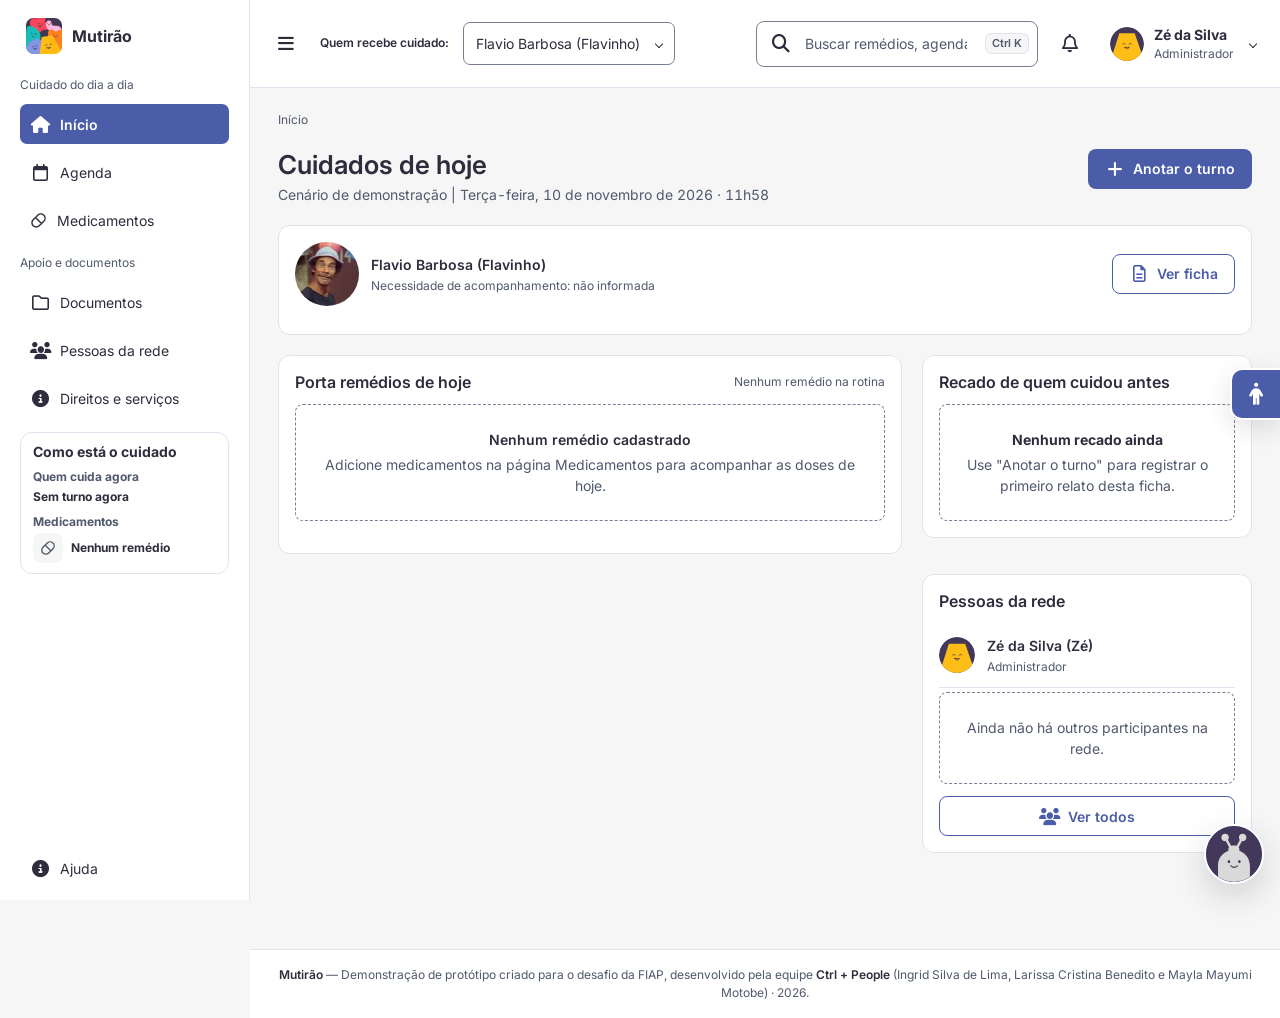
<file: home.html>
<!doctype html>
<html lang="pt-BR" data-cuidado="carregando">

<head>
  <meta charset="UTF-8" />
  <meta name="viewport" content="width=device-width, initial-scale=1.0" />

  <!-- SEO Principal -->
  <title>Mutirão | Início — Painel de Rotina e Cuidado Compartilhado</title>
  <meta name="description"
    content="Acompanhe o turno atual, o porta-remédios do dia, os próximos compromissos e os avisos da rede de cuidado no painel inicial do Mutirão." />
  <meta name="robots" content="noindex, follow" />
  <meta name="application-name" content="Mutirão" />
  <meta name="author"
    content="Grupo Ctrl + People — Ingrid Silva de Lima, Larissa Cristina Benedito e Mayla Mayumi Motobe" />
  <meta name="theme-color" content="#8495E1" />

  <!-- Open Graph / Compartilhamento Social -->
  <meta property="og:type" content="website" />
  <meta property="og:locale" content="pt_BR" />
  <meta property="og:site_name" content="Mutirão" />
  <meta property="og:title" content="Mutirão | Início — Painel de Rotina e Cuidado Compartilhado" />
  <meta property="og:description"
    content="Acompanhe o turno atual, o porta-remédios do dia, os próximos compromissos e os avisos da rede de cuidado no painel inicial do Mutirão." />

  <!-- Twitter Card -->
  <meta name="twitter:card" content="summary_large_image" />
  <meta name="twitter:title" content="Mutirão | Início — Painel de Rotina e Cuidado Compartilhado" />
  <meta name="twitter:description"
    content="Acompanhe o turno atual, o porta-remédios do dia, os próximos compromissos e os avisos da rede de cuidado no painel inicial do Mutirão." />

  <link rel="canonical" href="https://mutirao-ctrlpeople-citizen-tech-26.vercel.app/home.html" />
  <meta property="og:url" content="https://mutirao-ctrlpeople-citizen-tech-26.vercel.app/home.html" />
  <meta property="og:image"
    content="https://mutirao-ctrlpeople-citizen-tech-26.vercel.app/assets/media/aplicacao/landing.png" />
  <meta property="og:image:width" content="1902" />
  <meta property="og:image:height" content="907" />
  <meta property="og:image:alt" content="Página inicial do Mutirão com prévia das telas da plataforma" />
  <meta name="twitter:image"
    content="https://mutirao-ctrlpeople-citizen-tech-26.vercel.app/assets/media/aplicacao/landing.png" />

  <!-- Favicons e Web App Manifest -->
  <link rel="icon" href="assets/media/favicon_io/favicon.ico" sizes="any" />
  <link rel="icon" type="image/png" sizes="32x32" href="assets/media/favicon_io/favicon-32x32.png" />
  <link rel="icon" type="image/png" sizes="16x16" href="assets/media/favicon_io/favicon-16x16.png" />
  <link rel="apple-touch-icon" sizes="180x180" href="assets/media/favicon_io/apple-touch-icon.png" />
  <link rel="manifest" href="assets/media/favicon_io/site.webmanifest" />

  <link rel="preconnect" href="https://fonts.googleapis.com" />
  <link rel="preconnect" href="https://fonts.gstatic.com" crossorigin />
  <link rel="stylesheet" href="https://fonts.googleapis.com/css2?family=Inter:wght@400;600;700&display=swap"
    media="print" onload="this.media='all'" />
  <noscript>
    <link rel="stylesheet" href="https://fonts.googleapis.com/css2?family=Inter:wght@400;600;700&display=swap" />
  </noscript>
  <link rel="stylesheet" href="https://cdnjs.cloudflare.com/ajax/libs/font-awesome/6.7.2/css/all.min.css"
    crossorigin="anonymous" referrerpolicy="no-referrer" />
  <link rel="stylesheet" href="assets/css/variaveis.css" />
  <link rel="stylesheet" href="assets/css/style.css" />
  <link rel="stylesheet" href="assets/css/acessibilidade.css" />
  <link rel="stylesheet" href="assets/css/mvp-telas.css" />
  <link rel="stylesheet" href="assets/css/componentes.css" />
  <link rel="stylesheet" href="assets/css/agenda.css" />
  <link rel="stylesheet" href="assets/css/recursos-apoio.css" />
  <link rel="stylesheet" href="assets/css/painel-cuidado.css" />
  <link rel="modulepreload" href="assets/js/estado-cuidado.mjs" />
  <link rel="preload" href="assets/data/perfis-acompanhados.json" as="fetch" crossorigin="anonymous"
    data-base-cuidado />
  <script src="assets/js/fotos.js" defer></script>
  <script src="assets/js/script.js" defer></script>
  <script src="assets/js/acessibilidade.js" defer></script>
  <script src="assets/js/nucleo-cuidado.js" defer></script>
  <script src="assets/js/porta-remedios.js" defer></script>
  <script src="assets/js/inicio.js" defer></script>
</head>

<body>
  <a class="pular-conteudo" href="#conteudo">Pular para o conteúdo</a>
  <header class="barra-topo">
    <button id="alternar-menu" class="botao-icone" aria-label="Abrir ou fechar o menu" aria-controls="barra-lateral"
      aria-expanded="true"><i class="fa-solid fa-bars" aria-hidden="true"></i></button>
    <span class="barra-topo__rotulo-pessoa">Quem recebe cuidado:</span>
    <details class="seletor-pessoa" data-cuidado-acao inert>
      <summary>Pessoa acompanhada</summary>
      <div class="painel-flutuante"><span data-identidade-acompanhada>Pessoa acompanhada</span></div>
    </details>
    <div class="barra-topo__acoes">
      <button class="botao-icone" data-busca-topo aria-label="Buscar uma página"><i class="fa-solid fa-magnifying-glass"
          aria-hidden="true"></i></button>
      <details class="menu-notificacoes">
        <summary class="botao-icone botao-icone--notificacao" aria-label="Avisos (3 novos)">
          <i class="fa-regular fa-bell" aria-hidden="true"></i>
        </summary>
        <section class="painel-flutuante menu-notificacoes__painel" aria-labelledby="titulo-alertas">
          <header class="menu-notificacoes__cabecalho">
            <div>
              <h2 id="titulo-alertas">Avisos</h2>

            </div>
          </header>
          <ul class="menu-notificacoes__lista"></ul>
        </section>
      </details>
      <details class="menu-perfil">
        <summary aria-label="Menu do perfil"><img src="assets/media/icones/avatar-neutro.svg" data-avatar-pendente
            width="36" height="36" alt=""><span><strong>Meu perfil</strong><small></small></span></summary>
        <div class="painel-flutuante"><a href="meu-perfil.html"><i class="fa-regular fa-user" aria-hidden="true"></i>Meu
            perfil</a><a href="configuracoes.html"><i class="fa-solid fa-gear"
              aria-hidden="true"></i>Configurações</a><button type="button" class="painel-flutuante__acao--sair"
            data-acao="sair"><i class="fa-solid fa-right-from-bracket" aria-hidden="true"></i>Sair</button>
        </div>
      </details>
    </div>
  </header>
  <aside id="barra-lateral" class="barra-lateral">
    <a class="barra-lateral__marca" href="home.html">
      <img src="assets/media/marca/logo-mutirao.svg" alt="Mutirão" width="44" height="44" />
      <span>Mutirão</span>
    </a>
    <a class="barra-lateral__perfil-mobile" href="meu-perfil.html">
      <img src="assets/media/icones/avatar-neutro.svg" data-avatar-pendente width="36" height="36" alt="">
      <span><strong>Meu perfil</strong><small></small></span>
      <span aria-hidden="true">›</span>
    </a>
    <nav aria-label="Menu principal">
      <p>Cuidado do dia a dia</p>
      <a href="home.html" aria-current="page"><i class="fa-solid fa-house" aria-hidden="true"></i>Início</a>
      <a href="agenda.html"><i class="fa-regular fa-calendar" aria-hidden="true"></i>Agenda</a>
      <a href="medicamentos.html"><i class="icone-capsula" aria-hidden="true"></i>Medicamentos</a>
      <p>Apoio e documentos</p>
      <a href="documentos.html"><i class="fa-regular fa-folder" aria-hidden="true"></i>Documentos</a>
      <a href="pessoas.html"><i class="fa-solid fa-users" aria-hidden="true"></i>Pessoas da rede</a>
      <a href="direitos.html"><i class="fa-solid fa-circle-info" aria-hidden="true"></i>Direitos e serviços</a>
    </nav>
    <section class="cartao-status" data-cuidado-conteudo inert aria-busy="true" aria-labelledby="titulo-status">
      <h2 id="titulo-status">Como está o cuidado</h2>
      <h3>Quem cuida agora</h3>
      <div class="cartao-status__linha" data-status-turno><img src="assets/media/mascotes/icone-mascote-forma.svg"
          alt="" hidden><span><strong>Sem turno cadastrado</strong><small></small></span></div>
      <h3>Medicamentos</h3>
      <div class="cartao-status__linha" data-status-medicamento><i class="icone-capsula"
          aria-hidden="true"></i><span><strong>Nenhum remédio na rotina</strong><small></small></span></div>
    </section>
    <nav class="barra-lateral__suporte" aria-label="Ajuda e ajustes"><a class="barra-lateral__link--apenas-mobile"
        href="configuracoes.html"><i class="fa-solid fa-gear" aria-hidden="true"></i>Configurações</a><a
        href="ajuda.html"><i class="fa-solid fa-circle-info" aria-hidden="true"></i>Ajuda</a><button type="button"
        class="barra-lateral__link--apenas-mobile barra-lateral__link--sair" data-acao="sair"><i
          class="fa-solid fa-right-from-bracket" aria-hidden="true"></i>Sair</button></nav>
  </aside>
  <main class="conteudo-pagina apoio painel" id="conteudo" tabindex="-1" data-pagina-mvp="inicio">
    <nav class="apoio__trilha" aria-label="Você está em">Início</nav>
    <header class="apoio__cabecalho">
      <div>
        <h1>Cuidados de hoje</h1>
        <p class="inicio__data"><time datetime="2026-11-10T11:58">Cenário de demonstração | Terça-feira, 10 de novembro
            de 2026 · 11h58</time></p>
      </div>
      <button data-cuidado-acao inert type="button" class="botao botao--primario"
        data-dialogo="dialogo-registrar-cuidado"><i class="fa-solid fa-plus" aria-hidden="true"></i> Anotar o
        turno</button>
    </header>
    <p class="cuidado-status-inicial" role="status" data-status-inicial-cuidado>Carregando dados do cuidado…</p>

    <section class="faixa-alerta" aria-labelledby="titulo-lacuna" data-inicio-lacuna hidden>
      <span class="faixa-alerta__icone" aria-hidden="true"><i class="fa-solid fa-plus"></i></span>
      <div class="faixa-alerta__texto">
        <strong id="titulo-lacuna" data-inicio-lacuna-titulo>12h–13h · Horário sem ninguém</strong>
        <span>Esse horário precisa de cobertura.</span>
      </div>
      <div class="faixa-alerta__acoes">
        <button type="button" class="botao botao--primario" data-dialogo-dinamico="dialogo-cobrir-horario"
          data-dia="2026-11-10" data-horario="12h–13h" data-inicio-cobrir-lacuna>Ficar nesse horário</button>
      </div>
    </section>

    <section class="faixa-alerta faixa-alerta--atencao" data-alerta-estoque-inicio hidden
      aria-labelledby="titulo-alerta-estoque-inicio">
      <span class="faixa-alerta__icone" aria-hidden="true"><i class="fa-regular fa-clock"></i></span>
      <div class="faixa-alerta__texto">
        <strong id="titulo-alerta-estoque-inicio">Estoque baixo</strong>
        <span></span>
      </div>
      <div class="faixa-alerta__acoes">
        <a class="botao botao--secundario" href="medicamentos.html?estoque=1">Adicionar ao estoque</a>
      </div>
    </section>

    <section data-cuidado-conteudo inert aria-busy="true" class="apoio__painel inicio__resumo"
      aria-labelledby="titulo-pessoa">
      <div class="painel__item">
        <img class="avatar avatar--medio" src="assets/media/icones/avatar-neutro.svg" data-avatar-pendente width="64"
          height="64" alt="">
        <div class="painel__texto">
          <strong id="titulo-pessoa">Pessoa acompanhada</strong>
          <span data-cobertura-acompanhada>Necessidade de acompanhamento: não informada</span>
        </div>
        <a class="botao botao--secundario" href="ficha.html"><i class="fa-regular fa-file-lines" aria-hidden="true"></i>
          Ver ficha</a>
      </div>
      <div class="painel__bloco" data-turno-atual>
        <img class="avatar" src="assets/media/mascotes/icone-mascote-trevo.svg" alt="">
        <div class="painel__texto">
          <span class="inicio__rotulo">Quem cuida agora</span>
          <strong data-turno-atual-titulo>Sem turno cadastrado</strong>
          <span data-turno-atual-detalhe></span>
        </div>
        <a class="botao botao--secundario" href="agenda.html?dia=2026-11-10">Ver turnos</a>
      </div>
      <div class="painel__bloco" data-proximo-compromisso>
        <img class="avatar" src="assets/media/mascotes/icone-mascote-espeto.svg" alt="">
        <div class="painel__texto">
          <span class="inicio__rotulo">Próximo compromisso</span>
          <strong>Nenhum compromisso marcado</strong>
          <span data-compromisso-detalhes></span>
        </div>
        <a class="botao botao--secundario" href="agenda.html">Ver na Agenda</a>
      </div>
      <div class="painel__bloco">
        <span class="painel__icone" aria-hidden="true"><i class="icone-capsula"></i></span>
        <div class="painel__texto">
          <span class="inicio__rotulo">Próximo remédio</span>
          <strong data-proxima-medicacao>Nenhum remédio na rotina</strong>
          <span data-proxima-responsavel></span>
        </div>
        <a class="botao botao--secundario" href="medicamentos.html">Ver em Medicamentos</a>
      </div>
    </section>

    <div data-cuidado-conteudo inert aria-busy="true" class="painel__grade">
      <div class="painel__coluna">
        <section id="porta-remedios-hoje" class="apoio__painel porta-remedios" aria-labelledby="titulo-porta-remedios"
          tabindex="-1">
          <div class="painel__cartao-cabecalho">
            <h2 id="titulo-porta-remedios">Porta remédios de hoje</h2>
            <small data-porta-remedios-resumo>Nenhum remédio na rotina</small>
          </div>
          <div class="porta-remedios__trilho" role="group"
            aria-label="Porta-remédios por horário. Use as setas para passar de um remédio para outro"
            data-porta-remedios-trilho></div>
          <div class="porta-remedios__horas" role="group" aria-label="Ir para o horário" data-porta-remedios-horas>
          </div>
        </section>
      </div>

      <div class="painel__coluna">
        <section class="apoio__painel" aria-labelledby="titulo-passagem" data-aba-inicio="passagem">
          <h2 id="titulo-passagem" class="painel__subtitulo">Recado de quem cuidou antes</h2>
          <div class="painel__item" hidden>
            <img class="avatar" src="assets/media/mascotes/icone-mascote-trevo.svg" alt="">
            <div class="painel__texto">
              <strong></strong>
              <span></span>
            </div>
          </div>
          <div class="passagem__conteudo" data-passagem-relato>Nenhum recado ainda</div>
          <div class="passagem__nota" hidden>
            <strong>Para o próximo turno</strong>
            <span>Confirme se o convênio cobre a consulta.</span>
          </div>
          <button type="button" class="botao botao--secundario painel__acao-larga"
            data-dialogo="dialogo-passagem-cuidado" hidden>Ver o recado completo</button>
        </section>
      </div>
    </div>

    <div data-cuidado-conteudo inert aria-busy="true" class="painel__grade">
      <div class="painel__coluna">
        <section class="apoio__painel" aria-labelledby="titulo-escala" data-aba-inicio="escala" hidden>
          <div class="painel__cartao-cabecalho">
            <h2 id="titulo-escala" data-titulo-escala>Quem cuida na semana · 9 a 15 nov.</h2>
            <div class="painel__acoes">
              <button type="button" class="botao botao--secundario" data-adicionar-turno-cabecalho
                data-dialogo-dinamico="dialogo-cobrir-horario" data-adicionar-turno hidden><i class="fa-solid fa-plus"
                  aria-hidden="true"></i> Adicionar turno</button>
              <a class="botao botao--secundario" href="agenda.html#escala" data-inicio-link-escala>Ver na Agenda</a>
            </div>
          </div>
          <div class="agenda__semana" role="group" aria-label="Dias da semana" data-semana></div>
          <div aria-live="polite" data-turnos></div>
        </section>
      </div>

      <div class="painel__coluna">
        <section class="apoio__painel" aria-labelledby="titulo-rede" data-aba-inicio="rede">
          <h2 id="titulo-rede" class="painel__subtitulo">Pessoas da rede</h2>
          <ul class="painel__lista"></ul>
          <a class="botao botao--secundario painel__acao-larga" href="pessoas.html"><i class="fa-solid fa-users"
              aria-hidden="true"></i> Ver todos</a>
        </section>
      </div>
    </div>

    <dialog class="dialogo-mvp" id="dialogo-registrar-cuidado" aria-labelledby="titulo-registrar-cuidado">
      <div class="dialogo-mvp__cabecalho">
        <div class="dialogo-mvp__titulo-com-icone">
          <span class="dialogo-mvp__icone" aria-hidden="true"><i class="fa-regular fa-clipboard"></i></span>
          <h2 id="titulo-registrar-cuidado">Anotar o turno</h2>
        </div>
        <form method="dialog"><button class="botao-icone" aria-label="Fechar"><i class="fa-solid fa-xmark"
              aria-hidden="true"></i></button></form>
      </div>
      <p><span data-identidade-acompanhada>Pessoa acompanhada</span> · Diário de turno</p>
      <div class="dialogo-mvp__secao">
        <p class="dialogo-mvp__secao-titulo">Sobre esta anotação</p>
        <div class="dialogo-mvp__linha-info">
          <img class="dialogo-mvp__avatar" src="assets/media/mascotes/icone-mascote-cubado.svg" alt=""
            aria-hidden="true" data-relato-avatar>
          <span data-contexto-relato-inicio>Anotação geral</span>
        </div>
      </div>
      <form class="formulario-mvp" data-formulario-mvp="relato">
        <label>Onde anotar
          <select name="destino" data-destino-cuidado>
            <option value="ficha" selected>Diário de turno (Ficha de cuidado)</option>
            <option value="agenda">Compromisso ou lembrete (Agenda)</option>
          </select>
        </label>
        <div class="formulario-mvp" data-bloco-cuidado="ficha">
          <label>Vincular a um turno (opcional)
            <select name="turno">
              <option value="">Sem turno (anotação geral)</option>
            </select>
          </label>
          <label>Como foi o turno
            <textarea name="relato" rows="3"
              placeholder="Como a pessoa passou, como comeu, como estava o humor, se aconteceu algo..."
              required></textarea>
          </label>
          <label>Tarefa relacionada (opcional)
            <select name="tarefa" data-select-tarefas-relato>
              <option value="">Nenhuma tarefa cadastrada</option>
            </select>
          </label>
          <label>Recado para o próximo turno (opcional)
            <textarea name="recado" rows="2"
              placeholder="Orientações ou lembretes para quem assume o próximo turno"></textarea>
          </label>
        </div>
        <div class="formulario-mvp" data-bloco-cuidado="agenda" hidden>
          <label>Título do compromisso ou lembrete
            <input type="text" name="tituloEvento" placeholder="Ex.: Retorno cardiologista, Exame de sangue">
          </label>
          <div class="formulario-mvp__grade">
            <label>Data<input type="date" name="diaEvento" value="2026-11-10"></label>
            <label>Horário<input type="time" name="horaEvento" value="14:00"></label>
          </div>
          <label>Local
            <input type="text" name="localEvento" placeholder="Ex.: UBS do bairro, Casa, Clínica">
          </label>
          <label>Quem vai junto
            <select name="acompanhanteEvento" data-opcoes-rede>
              <option value="">Selecione uma pessoa</option>
            </select>
          </label>
          <label class="dialogo-mvp__opcao-inline">
            <input type="checkbox" name="espelharFicha"> Anotar também um resumo no Diário da Ficha
          </label>
        </div>
        <div class="dialogo-mvp__acoes">
          <button type="button" class="botao botao--secundario" data-fechar-dialogo>Cancelar</button>
          <button type="submit" class="botao botao--primario" data-submit-cuidado>Salvar relato</button>
        </div>
      </form>
    </dialog>

    <dialog class="dialogo-mvp" id="dialogo-cobrir-horario" aria-labelledby="titulo-cobrir-horario">
      <div class="dialogo-mvp__cabecalho">
        <h2 id="titulo-cobrir-horario">Ficar nesse horário</h2>
        <form method="dialog"><button class="botao-icone" aria-label="Fechar"><i class="fa-solid fa-xmark"
              aria-hidden="true"></i></button></form>
      </div>
      <p class="dialogo-mvp__contexto dialogo-mvp__contexto--alerta" data-contexto-turno></p>
      <form class="formulario-mvp" data-formulario-mvp="cobertura">
        <label hidden>Com que frequência?
          <select name="escopoTurno" disabled>
            <option value="pontual">Só nesta data</option>
            <option value="semanal">Repetir toda semana neste dia</option>
            <option value="diario">Repetir todos os dias</option>
          </select>
        </label>
        <div class="dialogo-mvp__opcoes">
          <label><input type="checkbox" name="cobrirTudo" checked data-cobrir-tudo> Ficar o horário todo</label>
        </div>
        <div class="agenda__grade-horarios" data-horarios-cobertura hidden>
          <label>Chego às<select name="inicio"></select></label>
          <label>Saio às<select name="fim"></select></label>
        </div>
        <p class="agenda__previa-turno" data-previa-nova-cobertura></p>
        <div class="dialogo-mvp__acoes">
          <button type="button" class="botao botao--secundario" data-fechar-dialogo>Cancelar</button>
          <button type="submit" class="botao botao--primario">Confirmar que vou ficar</button>
        </div>
      </form>
    </dialog>

    <dialog class="dialogo-mvp" id="dialogo-editar-cobertura" aria-labelledby="titulo-editar-cobertura">
      <div class="dialogo-mvp__cabecalho">
        <h2 id="titulo-editar-cobertura">Mudar meu horário</h2>
        <form method="dialog"><button class="botao-icone" aria-label="Fechar"><i class="fa-solid fa-xmark"
              aria-hidden="true"></i></button></form>
      </div>
      <p class="dialogo-mvp__contexto" data-contexto-turno></p>
      <form class="formulario-mvp" data-formulario-mvp="editar-cobertura">
        <div class="agenda__grade-horarios">
          <label>Chego às<select name="inicio" required></select></label>
          <label>Saio às<select name="fim" required></select></label>
        </div>
        <p class="agenda__previa-turno" data-previa-cobertura></p>
        <div class="dialogo-mvp__secao" data-bloco-cancelar-lote hidden>
          <p class="dialogo-mvp__secao-titulo">Cancelamento em lote</p>
          <p class="formulario-mvp__ajuda" data-texto-cancelar-lote></p>
          <button type="button" class="botao botao--perigo" data-cancelar-todas-coberturas>Cancelar meus turnos
            futuros</button>
        </div>
        <div class="dialogo-mvp__acoes">
          <button type="button" class="botao botao--perigo" data-cancelar-cobertura>Não vou mais poder ficar</button>
          <button type="button" class="botao botao--secundario" data-fechar-dialogo>Voltar</button>
          <button type="submit" class="botao botao--primario">Salvar alterações</button>
        </div>
      </form>
    </dialog>

    <dialog class="dialogo-mvp dialogo-mvp--compacto" id="dialogo-relato-registrado"
      aria-labelledby="titulo-relato-registrado">
      <div class="dialogo-mvp__cabecalho">
        <h2 id="titulo-relato-registrado">Anotação salva</h2>
        <form method="dialog"><button class="botao-icone" aria-label="Fechar"><i class="fa-solid fa-xmark"
              aria-hidden="true"></i></button></form>
      </div>
      <p data-relato-registrado-contexto>Pessoa acompanhada · Diário de turno</p>
      <div class="dialogo-mvp__secao">
        <p class="dialogo-mvp__secao-titulo" data-relato-registrado-turno>Das 7h às 12h</p>
        <div class="dialogo-mvp__linha-info">
          <img class="dialogo-mvp__avatar" src="assets/media/mascotes/icone-mascote-cubado.svg" alt=""
            aria-hidden="true" data-relato-registrado-avatar>
          <span data-relato-registrado-detalhe></span>
        </div>
      </div>
      <div class="dialogo-mvp__acoes">
        <button type="button" class="botao botao--secundario" data-fechar-dialogo>Fechar</button>
        <a class="botao botao--primario" href="ficha.html#diario" data-relato-registrado-link>Ver na ficha</a>
      </div>
    </dialog>

    <dialog class="dialogo-mvp dialogo-mvp--compacto" id="dialogo-horario-expirado"
      aria-labelledby="titulo-horario-expirado">
      <div class="dialogo-mvp__cabecalho">
        <h2 id="titulo-horario-expirado">Esse horário já passou</h2>
        <form method="dialog"><button class="botao-icone" aria-label="Fechar"><i class="fa-solid fa-xmark"
              aria-hidden="true"></i></button></form>
      </div>
      <p data-horario-expirado-contexto></p>
      <div class="dialogo-mvp__aviso-caixa">
        <strong>Nada mudou na escala</strong>
        <span>Esse horário já terminou. Veja os próximos horários sem ninguém.</span>
      </div>
      <div class="dialogo-mvp__acoes">
        <button type="button" class="botao botao--secundario" data-fechar-dialogo>Fechar</button>
        <a class="botao botao--primario" href="agenda.html">Ver horários</a>
      </div>
    </dialog>

    <dialog class="dialogo-mvp dialogo-mvp--compacto" id="dialogo-passagem-cuidado"
      aria-labelledby="titulo-passagem-cuidado">
      <div class="dialogo-mvp__cabecalho">
        <h2 id="titulo-passagem-cuidado">Recado de quem cuidou antes</h2>
        <form method="dialog"><button class="botao-icone" aria-label="Fechar"><i class="fa-solid fa-xmark"
              aria-hidden="true"></i></button></form>
      </div>
      <div class="dialogo-mvp__linha-info" data-passagem-modal-autoria hidden>
        <img class="dialogo-mvp__avatar" src="assets/media/mascotes/icone-mascote-trevo.svg" alt="" aria-hidden="true">
        <div>
          <strong></strong>
          <small style="display: block; color: var(--cor-texto-secundario);"></small>
        </div>
      </div>
      <div class="dialogo-mvp__aviso-caixa">
        <strong data-passagem-modal-titulo>Para o próximo turno</strong>
        <span data-passagem-modal-texto></span>
      </div>
      <div class="dialogo-mvp__acoes">
        <button type="button" class="botao botao--secundario" data-fechar-dialogo>Voltar</button>
        <button type="button" class="botao botao--primario" data-passagem-etapa="dialogo-pedido-andamento">Eu
          resolvo</button>
        <a class="botao botao--primario" href="agenda.html" data-passagem-ver-consulta hidden>Ver consulta
          cadastrada</a>
      </div>
    </dialog>

    <dialog class="dialogo-mvp dialogo-mvp--compacto" id="dialogo-pedido-andamento"
      aria-labelledby="titulo-pedido-andamento">
      <div class="dialogo-mvp__cabecalho">
        <h2 id="titulo-pedido-andamento">Você está resolvendo</h2>
        <form method="dialog"><button class="botao-icone" aria-label="Fechar"><i class="fa-solid fa-xmark"
              aria-hidden="true"></i></button></form>
      </div>
      <p data-pedido-contexto></p>
      <div class="dialogo-mvp__secao">
        <p class="dialogo-mvp__secao-titulo">Responsável</p>
        <div class="dialogo-mvp__linha-info">
          <img class="dialogo-mvp__avatar" src="assets/media/mascotes/icone-mascote-cubado.svg" alt=""
            aria-hidden="true" data-pedido-avatar>
          <div>
            <strong data-pedido-responsavel>Zé da Silva (Zé)</strong>
            <small style="display: block; color: var(--cor-texto-secundario);" data-pedido-papel></small>
          </div>
        </div>
      </div>
      <div class="dialogo-mvp__secao">
        <p class="dialogo-mvp__secao-titulo">O que fazer agora</p>
        <p style="color: var(--cor-texto-secundario); font-size: var(--texto-interface);">Depois de combinar a data com
          a clínica, coloque a consulta na Agenda.</p>
      </div>
      <div class="dialogo-mvp__acoes">
        <button type="button" class="botao botao--secundario"
          data-passagem-etapa="dialogo-passagem-cuidado">Voltar</button>
        <button type="button" class="botao botao--primario" data-passagem-etapa="dialogo-cadastrar-consulta">Colocar na
          Agenda</button>
      </div>
    </dialog>

    <dialog class="dialogo-mvp" id="dialogo-cadastrar-consulta" aria-labelledby="titulo-cadastrar-consulta">
      <div class="dialogo-mvp__cabecalho">
        <h2 id="titulo-cadastrar-consulta">Colocar na Agenda</h2>
        <form method="dialog"><button class="botao-icone" aria-label="Fechar"><i class="fa-solid fa-xmark"
              aria-hidden="true"></i></button></form>
      </div>
      <p data-consulta-contexto></p>
      <form class="formulario-mvp" data-formulario-mvp="consulta-passagem">
        <div class="formulario-mvp__grade">
          <label>Data<input type="date" name="dia" required></label>
          <label>Horário<input type="time" name="hora" required></label>
        </div>
        <label>Local<input type="text" name="local" required></label>
        <label>Quem vai junto
          <select name="acompanhante" data-opcoes-rede>
            <option value="">Selecione uma pessoa</option>
          </select>
        </label>
        <div class="dialogo-mvp__acoes">
          <button type="button" class="botao botao--secundario"
            data-passagem-etapa="dialogo-pedido-andamento">Voltar</button>
          <button type="submit" class="botao botao--primario">Salvar compromisso</button>
        </div>
      </form>
    </dialog>

    <dialog class="dialogo-mvp dialogo-mvp--compacto" id="dialogo-consulta-agendada"
      aria-labelledby="titulo-consulta-agendada">
      <div class="dialogo-mvp__cabecalho">
        <h2 id="titulo-consulta-agendada">Consulta adicionada à agenda</h2>
        <form method="dialog"><button class="botao-icone" aria-label="Fechar"><i class="fa-solid fa-xmark"
              aria-hidden="true"></i></button></form>
      </div>
      <div class="dialogo-mvp__linha-info">
        <span class="dialogo-mvp__icone" aria-hidden="true"><i class="fa-regular fa-calendar-check"></i></span>
        <div>
          <strong data-consulta-agendada-titulo></strong>
          <small style="display: block; color: var(--cor-texto-secundario);" data-consulta-agendada-detalhe></small>
        </div>
      </div>
      <div class="dialogo-mvp__acoes">
        <button type="button" class="botao botao--secundario" data-fechar-dialogo>Fechar</button>
        <a class="botao botao--primario" href="agenda.html" data-consulta-agendada-link>Ver compromisso na Agenda</a>
      </div>
    </dialog>

    <dialog class="dialogo-mvp dialogo-mvp--compacto" id="dialogo-detalhe-pote" aria-labelledby="titulo-detalhe-pote">
      <div class="dialogo-mvp__cabecalho">
        <h2 id="titulo-detalhe-pote" data-pote-titulo>Detalhes do medicamento</h2>
        <form method="dialog"><button class="botao-icone" aria-label="Fechar"><i class="fa-solid fa-xmark"
              aria-hidden="true"></i></button></form>
      </div>
      <p class="dialogo-mvp__contexto" data-pote-contexto></p>
      <div class="painel__item dialogo-mvp__item-pote" data-pote-resumo-estado>
        <img class="avatar" src="assets/media/mascotes/icone-mascote-trevo.svg" alt="" data-pote-avatar>
        <span class="painel__texto">
          <strong data-pote-estado-titulo></strong>
          <span data-pote-estado-detalhe></span>
        </span>
        <span class="selo" data-pote-estado-selo></span>
      </div>
      <form class="formulario-mvp" data-formulario-mvp="registrar-pote">
        <label>Hora que deu<input type="time" name="horario" value="11:58" required></label>
        <div class="dialogo-mvp__acoes">
          <button type="button" class="botao botao--secundario" data-fechar-dialogo>Fechar</button>
          <a class="botao botao--secundario" href="medicamentos.html" data-pote-link-medicamentos>Ver em
            Medicamentos</a>
          <button type="submit" class="botao botao--primario">Marcar como dado</button>
        </div>
      </form>
      <div class="dialogo-mvp__acoes" data-pote-acoes-registrado hidden>
        <button type="button" class="botao botao--perigo" data-pote-desfazer hidden>Desfazer</button>
        <a class="botao botao--secundario" href="medicamentos.html" data-pote-link-medicamentos>Ver em Medicamentos</a>
        <button type="button" class="botao botao--primario" data-fechar-dialogo>Fechar</button>
      </div>
    </dialog>

    <p role="status" data-mvp-status></p>
  </main>
  <footer class="rodape-site">
    <p>
      <strong>Mutirão</strong> — Demonstração de protótipo criado para o desafio da FIAP, desenvolvido pela equipe
      <strong>Ctrl + People</strong> (Ingrid Silva de Lima, Larissa Cristina Benedito e Mayla Mayumi Motobe) · 2026.
    </p>
  </footer>
  <nav class="barra-inferior" aria-label="Atalhos principais">
    <a href="home.html" aria-current="page"><i class="fa-solid fa-house" aria-hidden="true"></i>Início</a>
    <a href="agenda.html"><i class="fa-regular fa-calendar" aria-hidden="true"></i>Agenda</a>
    <a href="medicamentos.html"><i class="icone-capsula" aria-hidden="true"></i>Medicamentos</a>
    <button type="button" id="botao-mais" aria-controls="barra-lateral" aria-expanded="false"><i
        class="fa-solid fa-bars" aria-hidden="true"></i>Mais</button>
  </nav>
  <script src="assets/js/vlibras.js" defer></script>
</body>

</html>
</file>
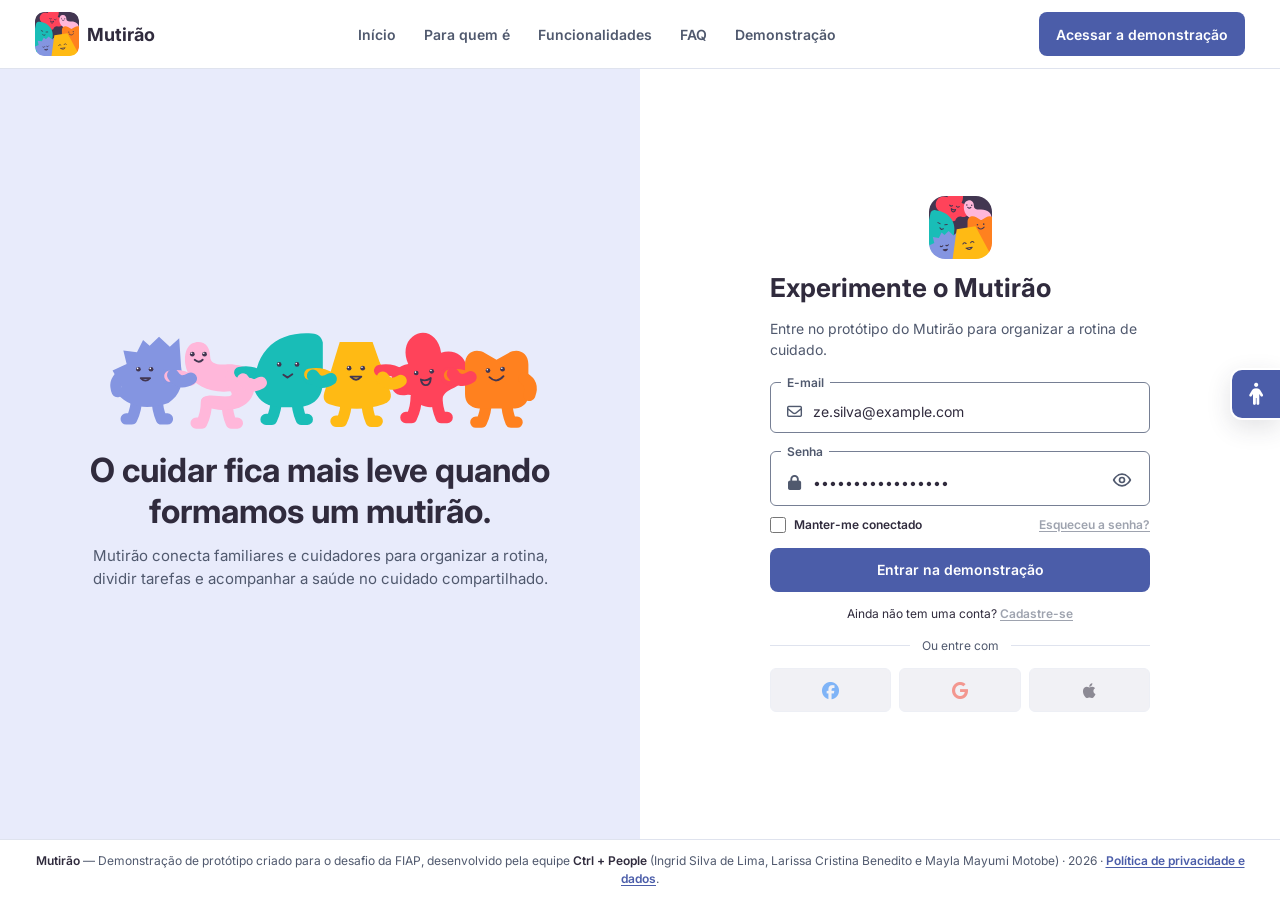
<file: login.html>
<!doctype html>
<html lang="pt-BR">

<head>
  <meta charset="UTF-8" />
  <meta name="viewport" content="width=device-width, initial-scale=1.0" />

  <!-- SEO Principal -->
  <title>Mutirão | Entrar na Plataforma de Cuidado Compartilhado</title>
  <meta name="description"
    content="Acesse o Mutirão para organizar a rotina, dividir responsabilidades e acompanhar quem precisa de cuidado junto de familiares e cuidadores." />
  <meta name="robots" content="index, follow" />
  <meta name="application-name" content="Mutirão" />
  <meta name="author"
    content="Grupo Ctrl + People — Ingrid Silva de Lima, Larissa Cristina Benedito e Mayla Mayumi Motobe" />
  <meta name="theme-color" content="#8495E1" />

  <!-- Open Graph / Compartilhamento Social -->
  <meta property="og:type" content="website" />
  <meta property="og:locale" content="pt_BR" />
  <meta property="og:site_name" content="Mutirão" />
  <meta property="og:title" content="Mutirão | Entrar na Plataforma de Cuidado Compartilhado" />
  <meta property="og:description"
    content="Acesse o Mutirão para organizar a rotina, dividir responsabilidades e acompanhar quem precisa de cuidado junto de familiares e cuidadores." />

  <!-- Twitter Card -->
  <meta name="twitter:card" content="summary_large_image" />
  <meta name="twitter:title" content="Mutirão | Entrar na Plataforma de Cuidado Compartilhado" />
  <meta name="twitter:description"
    content="Acesse o Mutirão para organizar a rotina, dividir responsabilidades e acompanhar quem precisa de cuidado junto de familiares e cuidadores." />

  <link rel="canonical" href="https://mutirao-ctrlpeople-citizen-tech-26.vercel.app/login.html" />
  <meta property="og:url" content="https://mutirao-ctrlpeople-citizen-tech-26.vercel.app/login.html" />
  <meta property="og:image"
    content="https://mutirao-ctrlpeople-citizen-tech-26.vercel.app/assets/media/aplicacao/landing.png" />
  <meta property="og:image:width" content="1902" />
  <meta property="og:image:height" content="907" />
  <meta property="og:image:alt" content="Página inicial do Mutirão com prévia das telas da plataforma" />
  <meta name="twitter:image"
    content="https://mutirao-ctrlpeople-citizen-tech-26.vercel.app/assets/media/aplicacao/landing.png" />

  <!-- Favicons e Web App Manifest -->
  <link rel="icon" href="assets/media/favicon_io/favicon.ico" sizes="any" />
  <link rel="icon" type="image/png" sizes="32x32" href="assets/media/favicon_io/favicon-32x32.png" />
  <link rel="icon" type="image/png" sizes="16x16" href="assets/media/favicon_io/favicon-16x16.png" />
  <link rel="apple-touch-icon" sizes="180x180" href="assets/media/favicon_io/apple-touch-icon.png" />
  <link rel="manifest" href="assets/media/favicon_io/site.webmanifest" />

  <link rel="preconnect" href="https://fonts.googleapis.com" />
  <link rel="preconnect" href="https://fonts.gstatic.com" crossorigin />
  <link rel="stylesheet" href="https://fonts.googleapis.com/css2?family=Inter:wght@400;600;700&display=swap"
    media="print" onload="this.media='all'" />
  <noscript>
    <link rel="stylesheet" href="https://fonts.googleapis.com/css2?family=Inter:wght@400;600;700&display=swap" />
  </noscript>
  <link rel="stylesheet" href="https://cdnjs.cloudflare.com/ajax/libs/font-awesome/6.7.2/css/all.min.css"
    crossorigin="anonymous" referrerpolicy="no-referrer" />
  <link rel="stylesheet" href="assets/css/variaveis.css" />
  <link rel="stylesheet" href="assets/css/style.css" />
  <link rel="stylesheet" href="assets/css/acessibilidade.css" />
  <link rel="stylesheet" href="assets/css/componentes.css" />
  <link rel="stylesheet" href="assets/css/landing.css" />
  <link rel="stylesheet" href="assets/css/login.css" />
  <script src="assets/js/acessibilidade.js" defer></script>
  <script src="assets/js/landing.js" defer></script>
  <script src="assets/js/login.js" defer></script>
</head>

<body class="pagina-login">
  <a class="pular-conteudo" href="#conteudo">Pular para o conteúdo</a>

  <header class="landing-topo">
    <div class="landing-topo__conteudo landing-container">
      <a class="landing-topo__marca" href="index.html#topo" aria-label="Mutirão — Voltar para a página inicial">
        <img src="assets/media/marca/logo-mutirao.svg" alt="" width="44" height="44" aria-hidden="true" />
        <span>Mutirão</span>
      </a>

      <button class="botao-icone landing-topo__alternar" type="button" id="alternar-menu-landing" aria-expanded="false"
        aria-controls="menu-landing" aria-label="Abrir menu de navegação">
        <i class="fa-solid fa-bars landing-topo__icone-abrir" aria-hidden="true"></i>
        <i class="fa-solid fa-xmark landing-topo__icone-fechar" aria-hidden="true"></i>
      </button>

      <div class="landing-topo__menu" id="menu-landing">
        <nav class="landing-topo__nav" aria-label="Seções da página inicial">
          <a href="index.html#topo">Início</a>
          <a href="index.html#conversa">Para quem é</a>
          <a href="index.html#recursos">Funcionalidades</a>
          <a href="index.html#faq">FAQ</a>
          <a href="index.html#demonstracao">Demonstração</a>
        </nav>
        <a class="botao botao--primario landing-topo__cta" href="#conteudo" aria-current="page">Acessar a
          demonstração</a>
      </div>
    </div>
  </header>

  <main class="login">
    <section class="login__apresentacao" aria-labelledby="titulo-boas-vindas">
      <div class="login__apresentacao-conteudo">
        <svg class="login__ilustracao" data-mascotes role="img" aria-labelledby="titulo-mascotes" overflow="visible"
          width="490" height="120" viewBox="0 0 490 120" fill="none" xmlns="http://www.w3.org/2000/svg">
          <title id="titulo-mascotes">Ilustração dos mascotes do Mutirão de mãos dadas</title>
          <g class="mascote mascote--1" style="transform-origin: 62px 112px">
            <path
              d="M32.9998 61.5C27.6665 66.1667 26.3332 71.8333 28.9998 78.5M49.4998 85C49.4998 93 47.8332 100.5 44.4998 107.5H38.4998M71.4998 85C71.4998 93 72.9998 100.5 75.9998 107.5H82.4998"
              stroke-width="12" stroke-linecap="round" stroke-linejoin="round" stroke="#8495E1" />
            <path
              d="M29 81L34 73.5L24 56L39 49L35.5 34.5L50 36.5L56.5 23.5L63.5 29.5L73.5 20L85 30.5L95 21.5L97 52C100.333 69.6667 95.8333 82.5 83.5 90.5C60.8333 98.5 42.6667 95.3333 29 81Z"
              fill="#8495E1" />
            <path class="mascote-boca mascote-boca--normal" d="M54 64C57.3333 67.6667 60.6667 67.6667 64 64H54Z"
              stroke-width="2" stroke-linecap="round" stroke-linejoin="round" stroke="#423651" />
            <g class="mascote-olho">
              <path class="mascote-olho__fechado" d="M48.5 54C50.5 56 52.5 56 54.5 54" stroke-width="2"
                stroke-linecap="round" stroke-linejoin="round" stroke="#423651" />
              <g class="mascote-olho__aberto">
                <g class="mascote-olho__pupila" data-cx="51.5" data-cy="54.6">
                  <circle cx="51.5" cy="54.6" r="2.5" fill="#423651" />
                  <circle cx="50.7" cy="53.7" r="0.85" fill="#FFFFFF" />
                </g>
              </g>
            </g>
            <g class="mascote-olho">
              <path class="mascote-olho__fechado" d="M62 54C64 56 66 56 68 54" stroke-width="2" stroke-linecap="round"
                stroke-linejoin="round" stroke="#423651" />
              <g class="mascote-olho__aberto">
                <g class="mascote-olho__pupila" data-cx="65" data-cy="54.6">
                  <circle cx="65" cy="54.6" r="2.5" fill="#423651" />
                  <circle cx="64.2" cy="53.7" r="0.85" fill="#FFFFFF" />
                </g>
              </g>
            </g>
            <rect x="78" y="54" width="8" height="16" fill="#8495E1" />
            <ellipse class="mascote-bochecha" cx="48.3" cy="59.800000000000004" rx="2.8" ry="1.6" fill="#FF6F91" />
            <ellipse class="mascote-bochecha" cx="68.2" cy="59.800000000000004" rx="2.8" ry="1.6" fill="#FF6F91" />
            <ellipse class="mascote-boca mascote-boca--o" cx="59" cy="66.19999999999999" rx="2.3" ry="2.9"
              fill="#423651" />
            <path class="mascote-boca mascote-boca--sorriso"
              d="M54.4 64.39999999999999H63.6C63.2 69.39999999999999 54.8 69.39999999999999 54.4 64.39999999999999Z"
              fill="#423651" stroke="#423651" stroke-width="1.4" stroke-linejoin="round" />
          </g>
          <g class="mascote mascote--2" style="transform-origin: 135px 112px">
            <path
              d="M107.5 65.9996C100.5 61.6663 93 60.333 85 61.9996M124 89.4996C124 97.4996 122.333 105 119 112H113M146 89.4996C146 97.4996 147.5 105 150.5 112H157"
              stroke-width="12" stroke-linecap="round" stroke-linejoin="round" stroke="#FFB7DA" />
            <path
              d="M118.5 93C116 77.9998 134 83.8331 146 83.4998C151 83.1664 152.167 81.3331 149.5 77.9998C129.5 80.4998 110.5 72.4998 104 57.4998C98.0002 42.4998 102 27.4998 112 25.9998C122 23.9998 128 30.9998 128 40.9998C128 47.9998 134 49.9998 144.5 49.4998C163.5 47.9998 176.5 57.9998 175.5 71.4998C174.834 85.4998 167.667 93.9998 154 96.9998C141.334 99.6664 130.5 97.6667 118.5 93Z"
              fill="#FFB7DA" />
            <path class="mascote-boca mascote-boca--normal" d="M111.5 44.5C114.5 47.1667 117.333 47.1667 120 44.5"
              stroke-width="2" stroke-linecap="round" stroke-linejoin="round" stroke="#423651" />
            <g class="mascote-olho">
              <path class="mascote-olho__fechado" d="M106.4 38.9C107.7 36.9 110.3 36.9 111.6 38.9" stroke-width="2"
                stroke-linecap="round" stroke-linejoin="round" stroke="#423651" />
              <g class="mascote-olho__aberto">
                <g class="mascote-olho__pupila" data-cx="109" data-cy="38.5">
                  <circle cx="109" cy="38.5" r="2.5" fill="#423651" />
                  <circle cx="108.2" cy="37.6" r="0.85" fill="#FFFFFF" />
                </g>
              </g>
            </g>
            <g class="mascote-olho">
              <path class="mascote-olho__fechado" d="M119.4 38.9C120.7 36.9 123.3 36.9 124.6 38.9" stroke-width="2"
                stroke-linecap="round" stroke-linejoin="round" stroke="#423651" />
              <g class="mascote-olho__aberto">
                <g class="mascote-olho__pupila" data-cx="122" data-cy="38.5">
                  <circle cx="122" cy="38.5" r="2.5" fill="#423651" />
                  <circle cx="121.2" cy="37.6" r="0.85" fill="#FFFFFF" />
                </g>
              </g>
            </g>
            <rect x="158.082" y="45" width="29" height="27.5956" rx="13.7978" transform="rotate(46.6961 158.082 45)"
              fill="#FFB7DA" />
            <ellipse class="mascote-bochecha" cx="105.8" cy="43.7" rx="2.8" ry="1.6" fill="#FF6F91" />
            <ellipse class="mascote-bochecha" cx="125.2" cy="43.7" rx="2.8" ry="1.6" fill="#FF6F91" />
            <ellipse class="mascote-boca mascote-boca--o" cx="115.75" cy="46.6" rx="2.3" ry="2.9" fill="#423651" />
            <path class="mascote-boca mascote-boca--sorriso"
              d="M111.15 44.8H120.35C119.95 49.8 111.55 49.8 111.15 44.8Z" fill="#423651" stroke="#423651"
              stroke-width="1.4" stroke-linejoin="round" />
          </g>
          <g class="mascote mascote--3" style="transform-origin: 210px 112px">
            <path
              d="M182 61.9996C175 57.6663 167.5 56.333 159.5 57.9996M198.5 85.4996C198.5 93.4996 196.833 101 193.5 108H187.5M220.5 85.4996C220.5 93.4996 222 101 225 108H231.5"
              stroke-width="12" stroke-linecap="round" stroke-linejoin="round" stroke="#19BDB7" />
            <path
              d="M175.5 77.9998C175 59.4998 178 44.4998 188.5 32.9998C200.5 19.4998 218.5 14.9998 236.5 16.4998C242.833 16.8331 246.667 19.9998 248 25.9998V66.4998C248.333 84.8331 238.833 94.3331 219.5 94.9998H204.5C190.167 94.9998 180.5 89.3331 175.5 77.9998Z"
              fill="#19BDB7" />
            <path class="mascote-boca mascote-boca--normal" d="M206 60.5L210.5 63.5L215.5 60" stroke-width="2"
              stroke-linecap="round" stroke-linejoin="round" stroke="#423651" />
            <g class="mascote-olho">
              <path class="mascote-olho__fechado" d="M198.9 49.9C200.2 47.9 202.8 47.9 204.1 49.9" stroke-width="2"
                stroke-linecap="round" stroke-linejoin="round" stroke="#423651" />
              <g class="mascote-olho__aberto">
                <g class="mascote-olho__pupila" data-cx="201.5" data-cy="49.5">
                  <circle cx="201.5" cy="49.5" r="2.5" fill="#423651" />
                  <circle cx="200.7" cy="48.6" r="0.85" fill="#FFFFFF" />
                </g>
              </g>
            </g>
            <g class="mascote-olho">
              <path class="mascote-olho__fechado" d="M217.9 49.9C219.2 47.9 221.8 47.9 223.1 49.9" stroke-width="2"
                stroke-linecap="round" stroke-linejoin="round" stroke="#423651" />
              <g class="mascote-olho__aberto">
                <g class="mascote-olho__pupila" data-cx="220.5" data-cy="49.5">
                  <circle cx="220.5" cy="49.5" r="2.5" fill="#423651" />
                  <circle cx="219.7" cy="48.6" r="0.85" fill="#FFFFFF" />
                </g>
              </g>
            </g>
            <rect x="229.079" y="49" width="20.1498" height="19.6245" rx="9.81223" transform="rotate(15 229.079 49)"
              fill="#19BDB7" />
            <ellipse class="mascote-bochecha" cx="198.3" cy="54.7" rx="2.8" ry="1.6" fill="#FF6F91" />
            <ellipse class="mascote-bochecha" cx="223.7" cy="54.7" rx="2.8" ry="1.6" fill="#FF6F91" />
            <ellipse class="mascote-boca mascote-boca--o" cx="210.7" cy="62.6" rx="2.3" ry="2.9" fill="#423651" />
            <path class="mascote-boca mascote-boca--sorriso"
              d="M206.1 60.8H215.29999999999998C214.89999999999998 65.8 206.5 65.8 206.1 60.8Z" fill="#423651"
              stroke="#423651" stroke-width="1.4" stroke-linejoin="round" />
          </g>
          <g class="mascote mascote--4" style="transform-origin: 285px 112px">
            <path
              d="M256.5 64.0001C249.5 59.6668 242 58.3334 234 60.0001M273 87.5001C273 95.5001 271.333 103 268 110H262M295 87.5001C295 95.5001 296.5 103 299.5 110H306"
              stroke-width="12" stroke-linecap="round" stroke-linejoin="round" stroke="#FFBA14" />
            <path
              d="M266 25.5H301L320 79.5C321.667 85.5 319.167 89.6667 312.5 92C293.833 98.3333 274.667 98.3333 255 92C249.667 90 247.833 86 249.5 80L266 25.5Z"
              fill="#FFBA14" />
            <path class="mascote-boca mascote-boca--normal"
              d="M277.5 62.5H289C285.333 66.8333 281.5 66.8333 277.5 62.5Z" stroke-width="2" stroke-linecap="round"
              stroke-linejoin="round" stroke="#423651" />
            <g class="mascote-olho">
              <path class="mascote-olho__fechado" d="M273 54C275 51.3333 277 51.3333 279 54" stroke-width="2"
                stroke-linecap="round" stroke-linejoin="round" stroke="#423651" />
              <g class="mascote-olho__aberto">
                <g class="mascote-olho__pupila" data-cx="276" data-cy="53.5">
                  <circle cx="276" cy="53.5" r="2.5" fill="#423651" />
                  <circle cx="275.2" cy="52.6" r="0.85" fill="#FFFFFF" />
                </g>
              </g>
            </g>
            <g class="mascote-olho">
              <path class="mascote-olho__fechado" d="M287.5 54C289.5 51.3333 291.5 51.3333 293.5 54" stroke-width="2"
                stroke-linecap="round" stroke-linejoin="round" stroke="#423651" />
              <g class="mascote-olho__aberto">
                <g class="mascote-olho__pupila" data-cx="290.5" data-cy="53.5">
                  <circle cx="290.5" cy="53.5" r="2.5" fill="#423651" />
                  <circle cx="289.7" cy="52.6" r="0.85" fill="#FFFFFF" />
                </g>
              </g>
            </g>
            <rect x="308.153" y="46.7588" width="20.1498" height="11.4898" transform="rotate(63.4466 308.153 46.7588)"
              fill="#FFBA14" />
            <ellipse class="mascote-bochecha" cx="272.8" cy="58.7" rx="2.8" ry="1.6" fill="#FF6F91" />
            <ellipse class="mascote-bochecha" cx="293.7" cy="58.7" rx="2.8" ry="1.6" fill="#FF6F91" />
            <ellipse class="mascote-boca mascote-boca--o" cx="283.2" cy="64.8" rx="2.3" ry="2.9" fill="#423651" />
            <path class="mascote-boca mascote-boca--sorriso"
              d="M278.59999999999997 63.0H287.8C287.4 68.0 279.0 68.0 278.59999999999997 63.0Z" fill="#423651"
              stroke="#423651" stroke-width="1.4" stroke-linejoin="round" />
          </g>
          <g class="mascote mascote--5" style="transform-origin: 360px 112px">
            <path
              d="M331 60.0001C324 55.6668 316.5 54.3334 308.5 56.0001M347.5 83.5001C347.5 91.5001 345.833 99.0001 342.5 106H336.5M369.5 83.5001C369.5 91.5001 371 99.0001 374 106H380.5"
              stroke-width="12" stroke-linecap="round" stroke-linejoin="round" stroke="#FF435A" />
            <path
              d="M352 92.5C349.5 83.5 343.5 81 337 82C325 84 320 76 321 66.5C322 57 329 50.5 339 49C334 38 335.5 26.5 343.5 20C355 10.5 371.5 17.5 374 37C387 32.5 398.5 39.5 401 51C403.5 62.5 395.5 72 384.5 76C378.167 79.3333 373.833 84.1667 375.5 90.5C367.5 95.8333 361 96.5 352 92.5Z"
              fill="#FF435A" />
            <path class="mascote-boca mascote-boca--normal"
              d="M352.5 65.5C356.167 67.1667 359.667 66.6667 363 64C362.667 69.3333 360.667 71.8333 357 71.5C354.667 71.1667 353.167 69.1667 352.5 65.5Z"
              stroke-width="2" stroke-linecap="round" stroke-linejoin="round" stroke="#423651" />
            <g class="mascote-olho">
              <path class="mascote-olho__fechado" d="M344 58C346.333 60.3333 348.667 60.1667 351 57.5" stroke-width="2"
                stroke-linecap="round" stroke-linejoin="round" stroke="#423651" />
              <g class="mascote-olho__aberto">
                <g class="mascote-olho__pupila" data-cx="347.5" data-cy="58.6">
                  <circle cx="347.5" cy="58.6" r="2.5" fill="#423651" />
                  <circle cx="346.7" cy="57.7" r="0.85" fill="#FFFFFF" />
                </g>
              </g>
            </g>
            <g class="mascote-olho">
              <path class="mascote-olho__fechado" d="M360.5 56.5C362.833 58.5 365.167 58.1667 367.5 55.5"
                stroke-width="2" stroke-linecap="round" stroke-linejoin="round" stroke="#423651" />
              <g class="mascote-olho__aberto">
                <g class="mascote-olho__pupila" data-cx="364" data-cy="56.8">
                  <circle cx="364" cy="56.8" r="2.5" fill="#423651" />
                  <circle cx="363.2" cy="55.9" r="0.85" fill="#FFFFFF" />
                </g>
              </g>
            </g>
            <rect x="376.079" y="50" width="20.1498" height="19.6245" rx="9.81223" transform="rotate(15 376.079 50)"
              fill="#FF435A" />
            <ellipse class="mascote-bochecha" cx="344.3" cy="63.800000000000004" rx="2.8" ry="1.6" fill="#FF6F91" />
            <ellipse class="mascote-bochecha" cx="367.2" cy="62.0" rx="2.8" ry="1.6" fill="#FF6F91" />
            <ellipse class="mascote-boca mascote-boca--o" cx="357.7" cy="68.1" rx="2.3" ry="2.9" fill="#423651" />
            <path class="mascote-boca mascote-boca--sorriso"
              d="M353.09999999999997 66.3H362.3C361.9 71.3 353.5 71.3 353.09999999999997 66.3Z" fill="#423651"
              stroke="#423651" stroke-width="1.4" stroke-linejoin="round" />
          </g>
          <g class="mascote mascote--6" style="transform-origin: 435px 112px">
            <path
              d="M405.5 65.0001C398.5 60.6668 391 59.3334 383 61.0001M422 88.5001C422 96.5001 420.333 104 417 111H411M444 88.5001C444 96.5001 445.5 104 448.5 111H455"
              stroke-width="12" stroke-linecap="round" stroke-linejoin="round" stroke="#FF811F" />
            <path
              d="M399.5 81.0001V49.5001C399.5 36.0001 411 31.5001 421 37.5001L433 44.5001L445.5 37.5001C455.5 31.5001 467 36.5001 467 49.5001V81.0001C467 90.0001 462.333 95.1668 453 96.5001H414C404.333 95.1668 399.5 90.0001 399.5 81.0001Z"
              fill="#FF811F" />
            <path class="mascote-boca mascote-boca--normal" d="M425.5 63C430.5 68 435.5 67.6667 440.5 62"
              stroke-width="2" stroke-linecap="round" stroke-linejoin="round" stroke="#423651" />
            <g class="mascote-olho">
              <path class="mascote-olho__fechado" d="M421.4 56.4C422.7 54.4 425.3 54.4 426.6 56.4" stroke-width="2"
                stroke-linecap="round" stroke-linejoin="round" stroke="#423651" />
              <g class="mascote-olho__aberto">
                <g class="mascote-olho__pupila" data-cx="424" data-cy="56">
                  <circle cx="424" cy="56" r="2.5" fill="#423651" />
                  <circle cx="423.2" cy="55.1" r="0.85" fill="#FFFFFF" />
                </g>
              </g>
            </g>
            <g class="mascote-olho">
              <path class="mascote-olho__fechado" d="M436.9 54.9C438.2 52.9 440.8 52.9 442.1 54.9" stroke-width="2"
                stroke-linecap="round" stroke-linejoin="round" stroke="#423651" />
              <g class="mascote-olho__aberto">
                <g class="mascote-olho__pupila" data-cx="439.5" data-cy="54.5">
                  <circle cx="439.5" cy="54.5" r="2.5" fill="#423651" />
                  <circle cx="438.7" cy="53.6" r="0.85" fill="#FFFFFF" />
                </g>
              </g>
            </g>
            <ellipse class="mascote-bochecha" cx="420.8" cy="61.2" rx="2.8" ry="1.6" fill="#FF6F91" />
            <ellipse class="mascote-bochecha" cx="442.7" cy="59.7" rx="2.8" ry="1.6" fill="#FF6F91" />
            <ellipse class="mascote-boca mascote-boca--o" cx="433" cy="65.6" rx="2.3" ry="2.9" fill="#423651" />
            <path class="mascote-boca mascote-boca--sorriso" d="M428.4 63.8H437.6C437.2 68.8 428.8 68.8 428.4 63.8Z"
              fill="#423651" stroke="#423651" stroke-width="1.4" stroke-linejoin="round" />
          </g>
          <g class="mascote mascote--1" style="transform-origin: 62px 112px">
            <path d="M88.5 61C92.8333 68.3333 99.1667 69.5 107.5 64.5" stroke-width="13" stroke-linecap="round"
              stroke="#8495E1" />
          </g>
          <g class="mascote mascote--2" style="transform-origin: 135px 112px">
            <path d="M163 65.5C167.333 72.8333 173.667 74 182 69" stroke-width="13" stroke-linecap="round"
              stroke="#FFB7DA" />
          </g>
          <g class="mascote mascote--3" style="transform-origin: 210px 112px">
            <path d="M237.5 61.5C241.833 68.8333 248.167 70 256.5 65" stroke-width="13" stroke-linecap="round"
              stroke="#19BDB7" />
          </g>
          <g class="mascote mascote--4" style="transform-origin: 285px 112px">
            <path d="M312 63.5C316.333 70.8333 322.667 72 331 67" stroke-width="13" stroke-linecap="round"
              stroke="#FFBA14" />
          </g>
          <g class="mascote mascote--5" style="transform-origin: 360px 112px">
            <path d="M386.5 59.5C390.833 66.8333 397.167 68 405.5 63" stroke-width="13" stroke-linecap="round"
              stroke="#FF435A" />
          </g>
          <g class="mascote mascote--6" style="transform-origin: 435px 112px">
            <path d="M462.5 64.5C469.167 68.5 471 74.3333 468 82" stroke-width="13" stroke-linecap="round"
              stroke="#FF811F" />
          </g>
        </svg>
        <h1 id="titulo-boas-vindas">O cuidar fica mais leve quando formamos um mutirão.</h1>
        <p>Mutirão conecta familiares e cuidadores para organizar a rotina, dividir tarefas e acompanhar a saúde no
          cuidado compartilhado.</p>
      </div>
    </section>

    <section class="login__formulario-painel" id="conteudo" tabindex="-1" aria-labelledby="titulo-login">
      <div class="login__caixa">
        <img class="login__marca" src="assets/media/marca/logo-mutirao.svg" alt="Mutirão" />
        <h2 class="login__titulo" id="titulo-login">Experimente o Mutirão</h2>
        <p class="login__descricao">Entre no protótipo do Mutirão para organizar a rotina de cuidado.</p>
        <form class="login__form" data-login-form novalidate>
          <fieldset class="login__campo">
            <legend>E-mail</legend>
            <i class="fa-regular fa-envelope" aria-hidden="true"></i>
            <input type="email" name="email" value="ze.silva@example.com" autocomplete="email" aria-label="E-mail"
              required />
          </fieldset>

          <fieldset class="login__campo">
            <legend>Senha</legend>
            <i class="fa-solid fa-lock" aria-hidden="true"></i>
            <input type="password" name="senha" value="mutirao1234567890" autocomplete="current-password"
              aria-label="Senha" minlength="4" required />
            <button type="button" class="login__ver-senha" data-ver-senha aria-pressed="false"
              aria-label="Mostrar senha">
              <svg class="login__icone-olho" data-icone="mostrar" viewBox="0 0 24 24" width="20" height="20" fill="none"
                stroke="currentColor" stroke-width="2" stroke-linecap="round" stroke-linejoin="round"
                aria-hidden="true">
                <path d="M2 12s3.6-7 10-7 10 7 10 7-3.6 7-10 7S2 12 2 12Z" />
                <circle cx="12" cy="12" r="3" />
              </svg>
              <svg class="login__icone-olho" data-icone="esconder" viewBox="0 0 24 24" width="20" height="20"
                fill="none" stroke="currentColor" stroke-width="2" stroke-linecap="round" stroke-linejoin="round"
                aria-hidden="true" hidden>
                <path
                  d="M10.6 5.1A10.7 10.7 0 0 1 12 5c6.4 0 10 7 10 7a17.6 17.6 0 0 1-2.9 3.9M6.6 6.6C3.6 8.4 2 12 2 12s3.6 7 10 7a10 10 0 0 0 5.4-1.6" />
                <path d="M9.9 9.9a3 3 0 0 0 4.2 4.2" />
                <path d="m3 3 18 18" />
              </svg>
            </button>
          </fieldset>

          <div class="login__opcoes">
            <label class="login__lembrar">
              <input type="checkbox" name="manterConectado" />
              <span>Manter-me conectado</span>
            </label>
            <a class="login__link" href="#esqueceu-senha" data-login-esqueci aria-disabled="true" tabindex="-1">Esqueceu
              a senha?</a>
          </div>

          <button type="submit" class="botao botao--primario login__entrar">Entrar na demonstração</button>
        </form>

        <p class="login__cadastro">Ainda não tem uma conta? <a class="login__link" href="#cadastre-se"
            data-login-cadastro aria-disabled="true" tabindex="-1">Cadastre-se</a></p>

        <div class="login__divisor" aria-hidden="true"><span>Ou entre com</span></div>

        <div class="login__social" role="group" aria-label="Entrar com outra conta">
          <button type="button" class="login__social-botao" data-login-social="facebook"
            aria-label="Entrar com Facebook (indisponível)" disabled>
            <i class="fa-brands fa-facebook login__social-icone--facebook" aria-hidden="true"></i>
          </button>
          <button type="button" class="login__social-botao" data-login-social="google"
            aria-label="Entrar com Google (indisponível)" disabled>
            <i class="fa-brands fa-google login__social-icone--google" aria-hidden="true"></i>
          </button>
          <button type="button" class="login__social-botao" data-login-social="apple"
            aria-label="Entrar com Apple (indisponível)" disabled>
            <i class="fa-brands fa-apple" aria-hidden="true"></i>
          </button>
        </div>

        <p class="login__status" role="status" data-login-status></p>
      </div>
    </section>
  </main>
  <footer class="rodape-site">
    <p>
      <strong>Mutirão</strong> — Demonstração de protótipo criado para o desafio da FIAP, desenvolvido pela equipe
      <strong>Ctrl + People</strong> (Ingrid Silva de Lima, Larissa Cristina Benedito e Mayla Mayumi Motobe) · 2026 ·
      <a href="politica-de-privacidade.html" target="_blank" rel="noopener noreferrer">Política de privacidade e
        dados</a>.
    </p>
  </footer>
  <script src="assets/js/vlibras.js" defer></script>
</body>

</html>
</file>
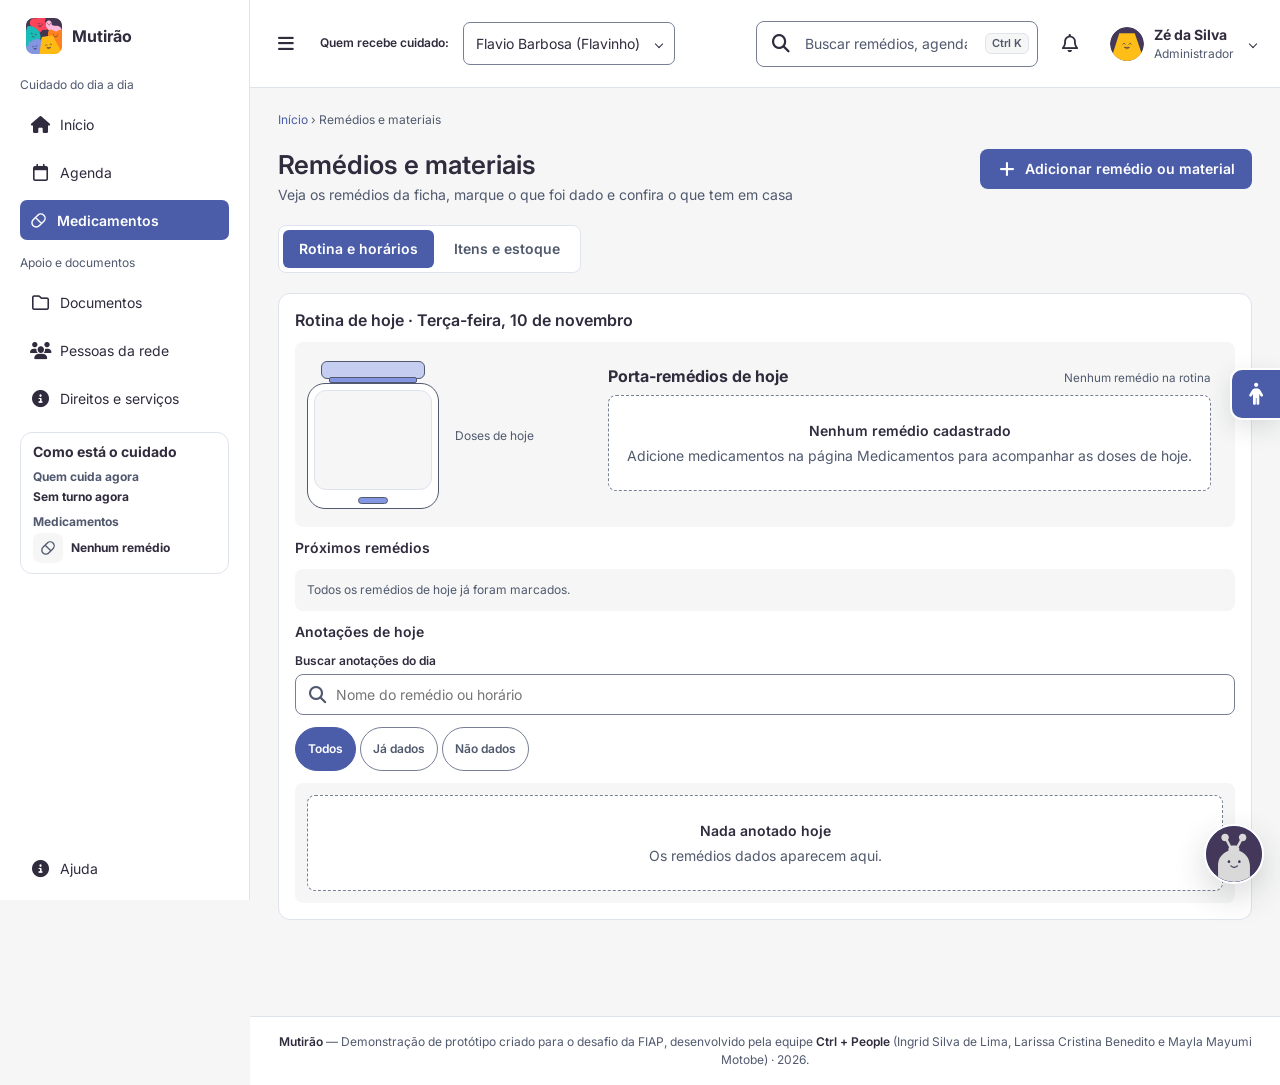
<file: medicamentos.html>
<!doctype html>
<html lang="pt-BR" data-cuidado="carregando">

<head>
  <meta charset="UTF-8" />
  <meta name="viewport" content="width=device-width, initial-scale=1.0" />

  <!-- SEO Principal -->
  <title>Mutirão | Acompanhamento de Medicamentos e Horários</title>
  <meta name="description"
    content="Acompanhe horários, registros e orientações de medicamentos no dia a dia para manter toda a rede de cuidado alinhada no Mutirão." />
  <meta name="robots" content="index, follow" />
  <meta name="application-name" content="Mutirão" />
  <meta name="author"
    content="Grupo Ctrl + People — Ingrid Silva de Lima, Larissa Cristina Benedito e Mayla Mayumi Motobe" />
  <meta name="theme-color" content="#8495E1" />

  <!-- Open Graph / Compartilhamento Social -->
  <meta property="og:type" content="website" />
  <meta property="og:locale" content="pt_BR" />
  <meta property="og:site_name" content="Mutirão" />
  <meta property="og:title" content="Mutirão | Acompanhamento de Medicamentos e Horários" />
  <meta property="og:description"
    content="Acompanhe horários, registros e orientações de medicamentos no dia a dia para manter toda a rede de cuidado alinhada no Mutirão." />

  <!-- Twitter Card -->
  <meta name="twitter:card" content="summary_large_image" />
  <meta name="twitter:title" content="Mutirão | Acompanhamento de Medicamentos e Horários" />
  <meta name="twitter:description"
    content="Acompanhe horários, registros e orientações de medicamentos no dia a dia para manter toda a rede de cuidado alinhada no Mutirão." />

  <link rel="canonical" href="https://mutirao-ctrlpeople-citizen-tech-26.vercel.app/medicamentos.html" />
  <meta property="og:url" content="https://mutirao-ctrlpeople-citizen-tech-26.vercel.app/medicamentos.html" />
  <meta property="og:image"
    content="https://mutirao-ctrlpeople-citizen-tech-26.vercel.app/assets/media/aplicacao/landing.png" />
  <meta property="og:image:width" content="1902" />
  <meta property="og:image:height" content="907" />
  <meta property="og:image:alt" content="Página inicial do Mutirão com prévia das telas da plataforma" />
  <meta name="twitter:image"
    content="https://mutirao-ctrlpeople-citizen-tech-26.vercel.app/assets/media/aplicacao/landing.png" />

  <!-- Favicons e Web App Manifest -->
  <link rel="icon" href="assets/media/favicon_io/favicon.ico" sizes="any" />
  <link rel="icon" type="image/png" sizes="32x32" href="assets/media/favicon_io/favicon-32x32.png" />
  <link rel="icon" type="image/png" sizes="16x16" href="assets/media/favicon_io/favicon-16x16.png" />
  <link rel="apple-touch-icon" sizes="180x180" href="assets/media/favicon_io/apple-touch-icon.png" />
  <link rel="manifest" href="assets/media/favicon_io/site.webmanifest" />

  <link rel="preconnect" href="https://fonts.googleapis.com" />
  <link rel="preconnect" href="https://fonts.gstatic.com" crossorigin />
  <link rel="stylesheet" href="https://fonts.googleapis.com/css2?family=Inter:wght@400;600;700&display=swap"
    media="print" onload="this.media='all'" />
  <noscript>
    <link rel="stylesheet" href="https://fonts.googleapis.com/css2?family=Inter:wght@400;600;700&display=swap" />
  </noscript>
  <link rel="stylesheet" href="https://cdnjs.cloudflare.com/ajax/libs/font-awesome/6.7.2/css/all.min.css"
    crossorigin="anonymous" referrerpolicy="no-referrer" />
  <link rel="stylesheet" href="assets/css/variaveis.css" />
  <link rel="stylesheet" href="assets/css/style.css" />
  <link rel="stylesheet" href="assets/css/acessibilidade.css" />
  <link rel="stylesheet" href="assets/css/mvp-telas.css" />
  <link rel="stylesheet" href="assets/css/componentes.css" />
  <link rel="stylesheet" href="assets/css/recursos-apoio.css" />
  <link rel="stylesheet" href="assets/css/painel-cuidado.css" />
  <link rel="modulepreload" href="assets/js/estado-cuidado.mjs" />
  <link rel="preload" href="assets/data/perfis-acompanhados.json" as="fetch" crossorigin="anonymous"
    data-base-cuidado />
  <script src="assets/js/fotos.js" defer></script>
  <script src="assets/js/script.js" defer></script>
  <script src="assets/js/acessibilidade.js" defer></script>
  <script src="assets/js/nucleo-cuidado.js" defer></script>
  <script src="assets/js/porta-remedios.js" defer></script>
  <script src="assets/js/medicamentos.js" defer></script>
</head>

<body>
  <a class="pular-conteudo" href="#conteudo">Pular para o conteúdo</a>
  <header class="barra-topo">
    <button id="alternar-menu" class="botao-icone" aria-label="Abrir ou fechar o menu" aria-controls="barra-lateral"
      aria-expanded="true"><i class="fa-solid fa-bars" aria-hidden="true"></i></button>
    <span class="barra-topo__rotulo-pessoa">Quem recebe cuidado:</span>
    <details class="seletor-pessoa" data-cuidado-acao inert>
      <summary>Pessoa acompanhada</summary>
      <div class="painel-flutuante"><span data-identidade-acompanhada>Pessoa acompanhada</span></div>
    </details>
    <div class="barra-topo__acoes">
      <button class="botao-icone" data-busca-topo aria-label="Buscar uma página"><i class="fa-solid fa-magnifying-glass"
          aria-hidden="true"></i></button>
      <details class="menu-notificacoes">
        <summary class="botao-icone botao-icone--notificacao" aria-label="Avisos (3 novos)">
          <i class="fa-regular fa-bell" aria-hidden="true"></i>
        </summary>
        <section class="painel-flutuante menu-notificacoes__painel" aria-labelledby="titulo-alertas">
          <header class="menu-notificacoes__cabecalho">
            <div>
              <h2 id="titulo-alertas">Avisos</h2>

            </div>
          </header>
          <ul class="menu-notificacoes__lista"></ul>
        </section>
      </details>
      <details class="menu-perfil">
        <summary aria-label="Menu do perfil"><img src="assets/media/icones/avatar-neutro.svg" data-avatar-pendente
            width="36" height="36" alt=""><span><strong>Meu perfil</strong><small></small></span></summary>
        <div class="painel-flutuante"><a href="meu-perfil.html"><i class="fa-regular fa-user" aria-hidden="true"></i>Meu
            perfil</a><a href="configuracoes.html"><i class="fa-solid fa-gear"
              aria-hidden="true"></i>Configurações</a><button type="button" class="painel-flutuante__acao--sair"
            data-acao="sair"><i class="fa-solid fa-right-from-bracket" aria-hidden="true"></i>Sair</button>
        </div>
      </details>
    </div>
  </header>
  <aside id="barra-lateral" class="barra-lateral">
    <a class="barra-lateral__marca" href="home.html">
      <img src="assets/media/marca/logo-mutirao.svg" alt="Mutirão" width="44" height="44" />
      <span>Mutirão</span>
    </a>
    <a class="barra-lateral__perfil-mobile" href="meu-perfil.html">
      <img src="assets/media/icones/avatar-neutro.svg" data-avatar-pendente width="36" height="36" alt="">
      <span><strong>Meu perfil</strong><small></small></span>
      <span aria-hidden="true">›</span>
    </a>
    <nav aria-label="Menu principal">
      <p>Cuidado do dia a dia</p>
      <a href="home.html"><i class="fa-solid fa-house" aria-hidden="true"></i>Início</a>
      <a href="agenda.html"><i class="fa-regular fa-calendar" aria-hidden="true"></i>Agenda</a>
      <a href="medicamentos.html" aria-current="page"><i class="icone-capsula" aria-hidden="true"></i>Medicamentos</a>
      <p>Apoio e documentos</p>
      <a href="documentos.html"><i class="fa-regular fa-folder" aria-hidden="true"></i>Documentos</a>
      <a href="pessoas.html"><i class="fa-solid fa-users" aria-hidden="true"></i>Pessoas da rede</a>
      <a href="direitos.html"><i class="fa-solid fa-circle-info" aria-hidden="true"></i>Direitos e serviços</a>
    </nav>
    <section class="cartao-status" data-cuidado-conteudo inert aria-busy="true" aria-labelledby="titulo-status">
      <h2 id="titulo-status">Como está o cuidado</h2>
      <h3>Quem cuida agora</h3>
      <div class="cartao-status__linha" data-status-turno><img src="assets/media/mascotes/icone-mascote-forma.svg"
          alt="" hidden><span><strong>Sem turno cadastrado</strong><small></small></span></div>
      <h3>Medicamentos</h3>
      <div class="cartao-status__linha" data-status-medicamento><i class="icone-capsula"
          aria-hidden="true"></i><span><strong>Nenhum remédio na rotina</strong><small></small></span></div>
    </section>
    <nav class="barra-lateral__suporte" aria-label="Ajuda e ajustes"><a class="barra-lateral__link--apenas-mobile"
        href="configuracoes.html"><i class="fa-solid fa-gear" aria-hidden="true"></i>Configurações</a><a
        href="ajuda.html"><i class="fa-solid fa-circle-info" aria-hidden="true"></i>Ajuda</a><button type="button"
        class="barra-lateral__link--apenas-mobile barra-lateral__link--sair" data-acao="sair"><i
          class="fa-solid fa-right-from-bracket" aria-hidden="true"></i>Sair</button></nav>
  </aside>
  <main class="conteudo-pagina apoio painel" id="conteudo" tabindex="-1" data-pagina-mvp="medicamentos">
    <nav class="apoio__trilha" aria-label="Você está em"><a href="home.html">Início</a> <span
        aria-hidden="true">›</span>
      Remédios e materiais</nav>
    <header class="apoio__cabecalho">
      <div>
        <h1>Remédios e materiais</h1>
        <p>Veja os remédios da ficha, marque o que foi dado e confira o que tem em casa</p>
      </div>
      <button data-cuidado-acao inert type="button" class="botao botao--primario"
        data-dialogo="dialogo-adicionar-item"><i class="fa-solid fa-plus" aria-hidden="true"></i> Adicionar remédio ou
        material</button>
    </header>
    <p class="cuidado-status-inicial" role="status" data-status-inicial-cuidado>Carregando dados do cuidado…</p>

    <section class="faixa-alerta" data-alerta-medicamentos hidden aria-labelledby="titulo-alergia">
      <span class="faixa-alerta__icone" aria-hidden="true"><i class="fa-solid fa-triangle-exclamation"></i></span>
      <div class="faixa-alerta__texto">
        <strong id="titulo-alergia">Aviso importante</strong>
        <span></span>
      </div>
    </section>

    <section class="faixa-alerta faixa-alerta--atencao" data-alerta-estoque hidden
      aria-labelledby="titulo-alerta-estoque">
      <span class="faixa-alerta__icone" aria-hidden="true"><i class="fa-regular fa-clock"></i></span>
      <div class="faixa-alerta__texto">
        <strong id="titulo-alerta-estoque">Estoque baixo</strong>
        <span></span>
      </div>
      <div class="faixa-alerta__acoes">
        <button type="button" class="botao botao--secundario" data-abrir-estoque>Adicionar ao estoque</button>
      </div>
    </section>

    <div data-cuidado-conteudo inert aria-busy="true" class="meds__abas" role="tablist"
      aria-label="Remédios e materiais">
      <button type="button" role="tab" id="aba-medicamentos-dia" aria-selected="true"
        aria-controls="painel-medicamentos-dia">Rotina e horários</button>
      <button type="button" role="tab" id="aba-estoque" aria-selected="false" aria-controls="painel-estoque"
        tabindex="-1">Itens e estoque</button>
    </div>

    <section class="apoio__painel" data-cuidado-conteudo inert aria-busy="true" id="painel-medicamentos-dia"
      role="tabpanel" aria-labelledby="aba-medicamentos-dia">
      <div class="painel__cartao-cabecalho">
        <h2 id="titulo-rotina">Rotina de hoje · Terça-feira, 10 de novembro</h2>
      </div>
      <div class="rotina__painel">
        <div class="rotina__pote" aria-hidden="true" data-rotina-pote></div>
        <p class="rotina__contagem"><strong data-rotina-contagem></strong><small>Doses de hoje</small></p>
        <section class="porta-remedios porta-remedios--medicamentos" aria-labelledby="titulo-porta-remedios">
          <div class="porta-remedios__cabecalho">
            <h3 id="titulo-porta-remedios">Porta-remédios de hoje</h3>
            <small data-porta-remedios-resumo></small>
          </div>
          <div class="porta-remedios__trilho" role="group"
            aria-label="Porta-remédios por horário. Use as setas para passar de um remédio para outro"
            data-porta-remedios-trilho></div>
          <div class="porta-remedios__horas" role="group" aria-label="Ir para o horário" data-porta-remedios-horas>
          </div>
        </section>
      </div>

      <h3 class="painel__subtitulo">Próximos remédios</h3>
      <div class="painel__bloco" data-proxima-administracao></div>

      <h3 class="painel__subtitulo" id="registros-de-hoje">Anotações de hoje</h3>
      <div class="itens-cadastrados__controles" data-registros-controles>
        <div class="documentos__busca">
          <label for="pesquisa-registros">Buscar anotações do dia</label>
          <div class="documentos__campo-busca">
            <i class="fa-solid fa-magnifying-glass" aria-hidden="true"></i>
            <input id="pesquisa-registros" type="search" placeholder="Nome do remédio ou horário" data-registros-busca>
          </div>
        </div>
        <div class="filtros" role="group" aria-label="Mostrar só">
          <button type="button" class="filtros__opcao" data-registros-filtro="Todos" aria-pressed="true">Todos</button>
          <button type="button" class="filtros__opcao" data-registros-filtro="administrado" aria-pressed="false">Já
            dados</button>
          <button type="button" class="filtros__opcao" data-registros-filtro="nao-administrado" aria-pressed="false">Não
            dados</button>
        </div>
      </div>
      <ul class="painel__lista painel__bloco" data-registros-dia></ul>
      <button type="button" class="botao botao--secundario painel__acao-larga" data-registros-ver-mais hidden>Ver
        mais</button>
    </section>

    <div class="meds__painel-estoque" data-cuidado-conteudo inert aria-busy="true" id="painel-estoque" role="tabpanel"
      aria-labelledby="aba-estoque" hidden>
      <section class="apoio__painel" aria-labelledby="titulo-itens">
        <h2 id="titulo-itens">Remédios e materiais</h2>
        <div class="itens-cadastrados__controles" data-itens-controles>
          <div class="documentos__busca">
            <label for="pesquisa-itens">Buscar itens</label>
            <div class="documentos__campo-busca">
              <i class="fa-solid fa-magnifying-glass" aria-hidden="true"></i>
              <input id="pesquisa-itens" type="search" placeholder="Nome do remédio ou material" data-itens-busca>
            </div>
          </div>
          <div class="filtros" role="group" aria-label="Filtrar itens por tipo">
            <button type="button" class="filtros__opcao" data-itens-filtro="Todos" aria-pressed="true">Todos</button>
            <button type="button" class="filtros__opcao" data-itens-filtro="Medicamento"
              aria-pressed="false">Medicamentos</button>
            <button type="button" class="filtros__opcao" data-itens-filtro="Insumo"
              aria-pressed="false">Materiais</button>
          </div>
        </div>
        <ul class="painel__lista" data-itens-cadastrados></ul>
        <button type="button" class="botao botao--secundario painel__acao-larga" data-itens-ver-mais hidden>Ver
          mais</button>
      </section>
    </div>

    <dialog class="dialogo-mvp dialogo-mvp--compacto" id="dialogo-detalhe-pote" aria-labelledby="titulo-detalhe-pote">
      <div class="dialogo-mvp__cabecalho">
        <h2 id="titulo-detalhe-pote" data-pote-titulo>Detalhes do medicamento</h2>
        <form method="dialog"><button class="botao-icone" aria-label="Fechar"><i class="fa-solid fa-xmark"
              aria-hidden="true"></i></button></form>
      </div>
      <p class="dialogo-mvp__contexto" data-pote-contexto></p>
      <div class="painel__item dialogo-mvp__item-pote" data-pote-resumo-estado>
        <img class="avatar" src="assets/media/mascotes/icone-mascote-trevo.svg" alt="" data-pote-avatar>
        <span class="painel__texto">
          <strong data-pote-estado-titulo></strong>
          <span data-pote-estado-detalhe></span>
        </span>
        <span class="selo" data-pote-estado-selo></span>
      </div>
      <form class="formulario-mvp" data-formulario-mvp="registrar-pote">
        <label>Hora que deu<input type="time" name="horario" value="11:58" required></label>
        <div class="dialogo-mvp__acoes">
          <button type="button" class="botao botao--secundario" data-fechar-dialogo>Fechar</button>
          <a class="botao botao--secundario" href="medicamentos.html" data-pote-link-medicamentos>Ver em
            Medicamentos</a>
          <button type="submit" class="botao botao--primario">Marcar como dado</button>
        </div>
      </form>
      <div class="dialogo-mvp__acoes" data-pote-acoes-registrado hidden>
        <button type="button" class="botao botao--perigo" data-pote-desfazer hidden>Desfazer</button>
        <a class="botao botao--secundario" href="medicamentos.html" data-pote-link-medicamentos>Ver em Medicamentos</a>
        <button type="button" class="botao botao--primario" data-fechar-dialogo>Fechar</button>
      </div>
    </dialog>
    <dialog class="dialogo-mvp" id="dialogo-registrar-administracao" aria-labelledby="titulo-registrar-administracao">
      <div class="dialogo-mvp__cabecalho">
        <div class="dialogo-mvp__titulo-com-icone">
          <span class="dialogo-mvp__icone" aria-hidden="true"><i class="fa-solid fa-pills"></i></span>
          <h2 id="titulo-registrar-administracao" data-dose-titulo>Marcar como dado</h2>
        </div>
        <form method="dialog"><button class="botao-icone" aria-label="Fechar"><i class="fa-solid fa-xmark"
              aria-hidden="true"></i></button></form>
      </div>
      <p data-dose-contexto></p>
      <div class="dialogo-mvp__aviso-caixa" data-dose-estado-anterior hidden>
        <strong data-dose-estado-anterior-titulo></strong>
        <span data-dose-estado-anterior-detalhe></span>
      </div>
      <div class="dialogo-mvp__secao">
        <p class="dialogo-mvp__secao-titulo">Quem está marcando</p>
        <div class="dialogo-mvp__linha-info">
          <img class="dialogo-mvp__avatar" src="assets/media/mascotes/icone-mascote-cubado.svg" alt=""
            aria-hidden="true" data-usuario-avatar>
          <span data-usuario-registro>Zé da Silva (Zé) · Organiza a rede</span>
        </div>
      </div>
      <div class="dialogo-mvp__escolhas">
        <div class="dialogo-mvp__escolha">
          <span><strong>Foi dado</strong><small>Diga a hora em que deu.</small></span>
          <button type="button" class="botao botao--secundario"
            data-etapa-administracao="dialogo-confirmar-administracao">Registrar que foi dado</button>
        </div>
        <div class="dialogo-mvp__escolha">
          <span><strong>Não foi dado</strong><small>Conte o que aconteceu e o motivo, se souber.</small></span>
          <button type="button" class="botao botao--secundario"
            data-etapa-administracao="dialogo-nao-administrada">Registrar que não foi dado</button>
        </div>
      </div>
      <div class="dialogo-mvp__acoes">
        <button type="button" class="botao botao--secundario" data-fechar-dialogo>Cancelar</button>
      </div>
    </dialog>

    <dialog class="dialogo-mvp" id="dialogo-confirmar-administracao" aria-labelledby="titulo-confirmar-administracao">
      <div class="dialogo-mvp__cabecalho">
        <div class="dialogo-mvp__titulo-com-icone">
          <span class="dialogo-mvp__icone" aria-hidden="true"><i class="fa-solid fa-pills"></i></span>
          <h2 id="titulo-confirmar-administracao">Confirmar que foi dado</h2>
        </div>
        <form method="dialog"><button class="botao-icone" aria-label="Fechar"><i class="fa-solid fa-xmark"
              aria-hidden="true"></i></button></form>
      </div>
      <p data-dose-previsto></p>
      <div class="dialogo-mvp__aviso-caixa" data-dose-estado-anterior hidden>
        <strong data-dose-estado-anterior-titulo></strong>
        <span data-dose-estado-anterior-detalhe></span>
      </div>
      <form class="formulario-mvp" data-formulario-mvp="administrada">
        <label>Hora que deu<input type="time" name="horario" value="12:05" required></label>
        <div class="dialogo-mvp__secao">
          <p class="dialogo-mvp__secao-titulo">Marcado por</p>
          <div class="dialogo-mvp__linha-info">
            <img class="dialogo-mvp__avatar" src="assets/media/mascotes/icone-mascote-cubado.svg" alt=""
              aria-hidden="true" data-usuario-avatar>
            <span data-usuario-turno>Zé da Silva (Zé) · Turno das 19h às 24h</span>
          </div>
        </div>
        <div class="dialogo-mvp__acoes">
          <button type="button" class="botao botao--secundario" data-voltar-administracao>Voltar</button>
          <button type="submit" class="botao botao--primario">Salvar</button>
        </div>
      </form>
    </dialog>

    <dialog class="dialogo-mvp" id="dialogo-nao-administrada" aria-labelledby="titulo-nao-administrada">
      <div class="dialogo-mvp__cabecalho">
        <div class="dialogo-mvp__titulo-com-icone">
          <span class="dialogo-mvp__icone" aria-hidden="true"><i class="fa-solid fa-pills"></i></span>
          <h2 id="titulo-nao-administrada">Marcar que não foi dado</h2>
        </div>
        <form method="dialog"><button class="botao-icone" aria-label="Fechar"><i class="fa-solid fa-xmark"
              aria-hidden="true"></i></button></form>
      </div>
      <p data-dose-previsto></p>
      <form class="formulario-mvp" data-formulario-mvp="nao-administrada">
        <label>Motivo (opcional)<input type="text" name="motivo" placeholder="Descreva o ocorrido, se souber."></label>
        <div class="dialogo-mvp__secao">
          <p class="dialogo-mvp__secao-titulo" data-registro-hora-atual>Anotado às 12h10</p>
          <div class="dialogo-mvp__linha-info">
            <img class="dialogo-mvp__avatar" src="assets/media/mascotes/icone-mascote-cubado.svg" alt=""
              aria-hidden="true" data-usuario-avatar>
            <span data-usuario-turno>Zé da Silva (Zé) · Turno das 19h às 24h</span>
          </div>
        </div>
        <div class="dialogo-mvp__acoes">
          <button type="button" class="botao botao--secundario" data-voltar-administracao>Voltar</button>
          <button type="submit" class="botao botao--primario">Salvar</button>
        </div>
      </form>
    </dialog>

    <dialog class="dialogo-mvp dialogo-mvp--compacto" id="dialogo-administracao-registrada"
      aria-labelledby="titulo-administracao-registrada">
      <div class="dialogo-mvp__cabecalho">
        <div class="dialogo-mvp__titulo-com-icone">
          <span class="dialogo-mvp__icone" aria-hidden="true"><i class="fa-solid fa-pills"></i></span>
          <h2 id="titulo-administracao-registrada" data-registro-titulo>Registro salvo</h2>
        </div>
        <form method="dialog"><button class="botao-icone" aria-label="Fechar"><i class="fa-solid fa-xmark"
              aria-hidden="true"></i></button></form>
      </div>
      <p data-registro-contexto></p>
      <div class="dialogo-mvp__secao">
        <p class="dialogo-mvp__secao-titulo">Agenda</p>
        <div class="dialogo-mvp__linha-info">
          <span class="dialogo-mvp__icone dialogo-mvp__icone--sm" aria-hidden="true"><i
              class="fa-regular fa-calendar"></i></span>
          <span data-registro-agenda></span>
        </div>
      </div>
      <div class="dialogo-mvp__secao">
        <p class="dialogo-mvp__secao-titulo">Diário de turno</p>
        <div class="dialogo-mvp__linha-info">
          <img class="dialogo-mvp__avatar" src="assets/media/mascotes/icone-mascote-cubado.svg" alt=""
            aria-hidden="true" data-usuario-avatar>
          <span data-registro-diario></span>
        </div>
      </div>
      <div class="dialogo-mvp__acoes">
        <a class="botao botao--secundario" href="ficha.html#diario">Ver diário</a>
        <a class="botao botao--primario" href="agenda.html">Ver na Agenda</a>
      </div>
    </dialog>

    <dialog class="dialogo-mvp" id="dialogo-adicionar-item" aria-labelledby="titulo-adicionar-item">
      <div class="dialogo-mvp__cabecalho">
        <h2 id="titulo-adicionar-item" data-titulo-dialogo-item>Adicionar remédio ou material</h2>
        <form method="dialog"><button class="botao-icone" aria-label="Fechar"><i class="fa-solid fa-xmark"
              aria-hidden="true"></i></button></form>
      </div>
      <p>Copie da receita ou da caixa do remédio.</p>
      <form class="formulario-mvp" data-formulario-mvp="item" novalidate>
        <input type="hidden" name="nomeOriginal" value="">
        <label>Tipo
          <select name="tipo">
            <option value="Medicamento">Medicamento</option>
            <option value="Insumo">Material (fralda, luva, gaze…)</option>
          </select>
        </label>
        <label>Nome<input type="text" name="nome" placeholder="Nome do item" required></label>
        <label>Dose da receita (ex.: 1 comprimido de 850 mg)<input type="text" name="dose"
            placeholder="Copiar da receita"></label>
        <div class="formulario-mvp__grade">
          <label>Horário<select name="horario" data-select-horario></select></label>
          <label>Quantos tem em casa<input type="number" name="estoque" min="0" placeholder="4 unidades"></label>
        </div>
        <div class="dialogo-mvp__acoes">
          <button type="button" class="botao botao--secundario" data-fechar-dialogo>Cancelar</button>
          <button type="submit" class="botao botao--primario">Salvar</button>
        </div>
      </form>
    </dialog>

    <dialog class="dialogo-mvp" id="dialogo-atualizar-estoque" aria-labelledby="titulo-atualizar-estoque">
      <div class="dialogo-mvp__cabecalho">
        <h2 id="titulo-atualizar-estoque" data-estoque-titulo>Adicionar ao estoque</h2>
        <form method="dialog"><button class="botao-icone" aria-label="Fechar"><i class="fa-solid fa-xmark"
              aria-hidden="true"></i></button></form>
      </div>
      <p data-estoque-contexto></p>
      <form class="formulario-mvp" data-formulario-mvp="estoque" novalidate>
        <input type="hidden" name="item">
        <label>Quantos chegaram<input type="number" name="quantidade" min="1" value="10" required></label>
        <label>Anotação<input type="text" name="observacao"></label>
        <div class="dialogo-mvp__acoes">
          <button type="button" class="botao botao--secundario" data-fechar-dialogo>Cancelar</button>
          <button type="submit" class="botao botao--primario">Salvar</button>
        </div>
      </form>
    </dialog>

    <dialog class="dialogo-mvp dialogo-mvp--compacto" id="dialogo-detalhe-item" aria-labelledby="titulo-detalhe-item">
      <div class="dialogo-mvp__cabecalho">
        <div class="dialogo-mvp__titulo-com-icone">
          <span class="dialogo-mvp__icone" aria-hidden="true" data-detalhe-icone><i class="icone-capsula"></i></span>
          <h2 id="titulo-detalhe-item" data-detalhe-titulo>Item</h2>
        </div>
        <form method="dialog"><button class="botao-icone" aria-label="Fechar"><i class="fa-solid fa-xmark"
              aria-hidden="true"></i></button></form>
      </div>
      <p data-detalhe-pessoa>Pessoa acompanhada</p>
      <div class="dialogo-mvp__secao">
        <p class="dialogo-mvp__secao-titulo">Informações do item</p>
        <div class="dialogo-mvp__linha-info">
          <span class="dialogo-mvp__icone dialogo-mvp__icone--sm" aria-hidden="true"><i
              class="fa-regular fa-clock"></i></span>
          <span data-detalhe-resumo></span>
        </div>
      </div>
      <div class="dialogo-mvp__secao" data-detalhe-secao-estoque hidden>
        <p class="dialogo-mvp__secao-titulo">Estoque</p>
        <div class="dialogo-mvp__linha-info">
          <span class="dialogo-mvp__icone dialogo-mvp__icone--sm" aria-hidden="true"><i
              class="fa-solid fa-boxes-stacked"></i></span>
          <span data-detalhe-estoque></span>
        </div>
      </div>
      <div class="dialogo-mvp__secao" data-detalhe-secao-orientacao>
        <p class="dialogo-mvp__secao-titulo">Orientação</p>
        <div class="dialogo-mvp__linha-info">
          <span class="dialogo-mvp__icone dialogo-mvp__icone--sm" aria-hidden="true"><i
              class="fa-solid fa-file-medical"></i></span>
          <span data-detalhe-orientacao></span>
        </div>
      </div>
      <div class="dialogo-mvp__acoes dialogo-mvp__acoes--iguais">
        <button type="button" class="botao botao--perigo" data-excluir-item>Excluir</button>
        <button type="button" class="botao botao--secundario" data-editar-item>Editar</button>
        <button type="button" class="botao botao--secundario" data-fechar-dialogo>Fechar</button>
      </div>
    </dialog>

    <p role="status" data-mvp-status></p>
  </main>
  <footer class="rodape-site">
    <p>
      <strong>Mutirão</strong> — Demonstração de protótipo criado para o desafio da FIAP, desenvolvido pela equipe
      <strong>Ctrl + People</strong> (Ingrid Silva de Lima, Larissa Cristina Benedito e Mayla Mayumi Motobe) · 2026.
    </p>
  </footer>
  <nav class="barra-inferior" aria-label="Atalhos principais">
    <a href="home.html"><i class="fa-solid fa-house" aria-hidden="true"></i>Início</a>
    <a href="agenda.html"><i class="fa-regular fa-calendar" aria-hidden="true"></i>Agenda</a>
    <a href="medicamentos.html" aria-current="page"><i class="icone-capsula" aria-hidden="true"></i>Medicamentos</a>
    <button type="button" id="botao-mais" aria-controls="barra-lateral" aria-expanded="false"><i
        class="fa-solid fa-bars" aria-hidden="true"></i>Mais</button>
  </nav>
  <script src="assets/js/vlibras.js" defer></script>
</body>

</html>
</file>
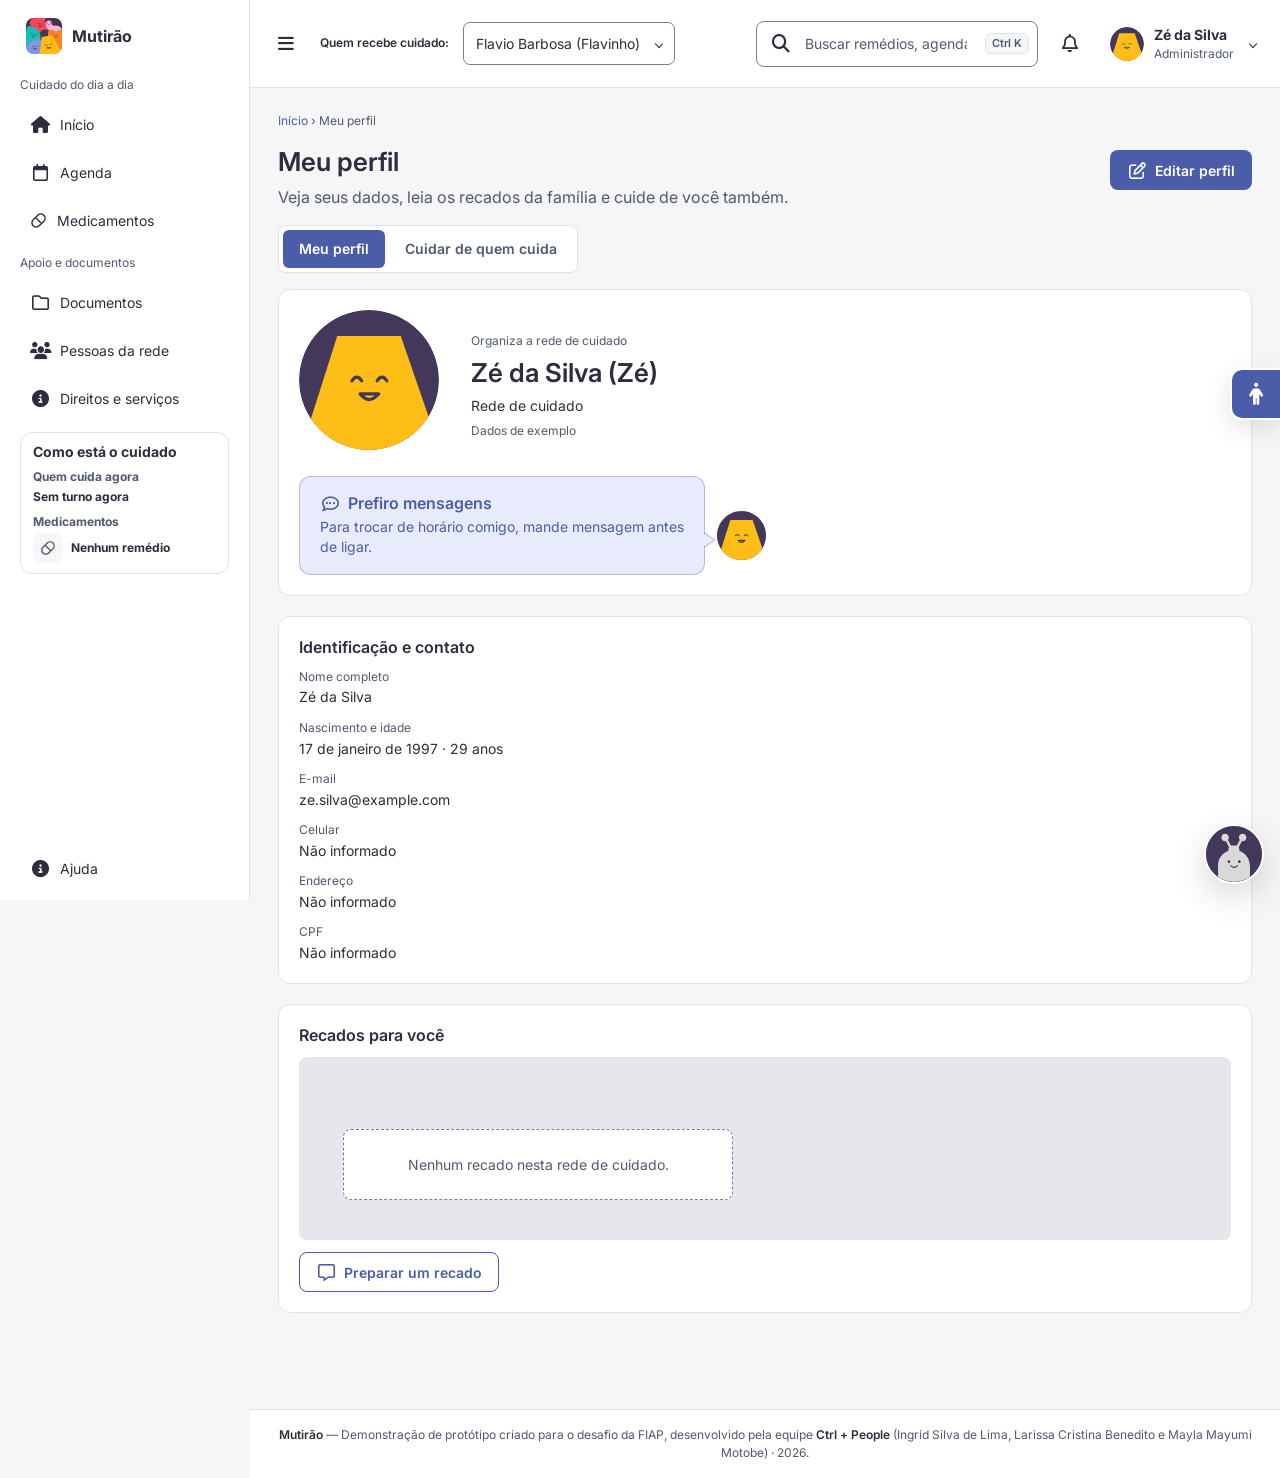
<file: meu-perfil.html>
<!doctype html>
<html lang="pt-BR" data-cuidado="carregando">

<head>
  <meta charset="UTF-8" />
  <meta name="viewport" content="width=device-width, initial-scale=1.0" />

  <!-- SEO Principal -->
  <title>Mutirão | Meu Perfil, Dados e Preferências</title>
  <meta name="description"
    content="Gerencie seus dados pessoais, papel na rede de cuidado e preferências de notificações para acompanhar a rotina no Mutirão." />
  <meta name="robots" content="index, follow" />
  <meta name="application-name" content="Mutirão" />
  <meta name="author"
    content="Grupo Ctrl + People — Ingrid Silva de Lima, Larissa Cristina Benedito e Mayla Mayumi Motobe" />
  <meta name="theme-color" content="#8495E1" />

  <!-- Open Graph / Compartilhamento Social -->
  <meta property="og:type" content="website" />
  <meta property="og:locale" content="pt_BR" />
  <meta property="og:site_name" content="Mutirão" />
  <meta property="og:title" content="Mutirão | Meu Perfil, Dados e Preferências" />
  <meta property="og:description"
    content="Gerencie seus dados pessoais, papel na rede de cuidado e preferências de notificações para acompanhar a rotina no Mutirão." />

  <!-- Twitter Card -->
  <meta name="twitter:card" content="summary_large_image" />
  <meta name="twitter:title" content="Mutirão | Meu Perfil, Dados e Preferências" />
  <meta name="twitter:description"
    content="Gerencie seus dados pessoais, papel na rede de cuidado e preferências de notificações para acompanhar a rotina no Mutirão." />

  <link rel="canonical" href="https://mutirao-ctrlpeople-citizen-tech-26.vercel.app/meu-perfil.html" />
  <meta property="og:url" content="https://mutirao-ctrlpeople-citizen-tech-26.vercel.app/meu-perfil.html" />
  <meta property="og:image"
    content="https://mutirao-ctrlpeople-citizen-tech-26.vercel.app/assets/media/aplicacao/landing.png" />
  <meta property="og:image:width" content="1902" />
  <meta property="og:image:height" content="907" />
  <meta property="og:image:alt" content="Página inicial do Mutirão com prévia das telas da plataforma" />
  <meta name="twitter:image"
    content="https://mutirao-ctrlpeople-citizen-tech-26.vercel.app/assets/media/aplicacao/landing.png" />

  <!-- Favicons e Web App Manifest -->
  <link rel="icon" href="assets/media/favicon_io/favicon.ico" sizes="any" />
  <link rel="icon" type="image/png" sizes="32x32" href="assets/media/favicon_io/favicon-32x32.png" />
  <link rel="icon" type="image/png" sizes="16x16" href="assets/media/favicon_io/favicon-16x16.png" />
  <link rel="apple-touch-icon" sizes="180x180" href="assets/media/favicon_io/apple-touch-icon.png" />
  <link rel="manifest" href="assets/media/favicon_io/site.webmanifest" />

  <link rel="preconnect" href="https://fonts.googleapis.com" />
  <link rel="preconnect" href="https://fonts.gstatic.com" crossorigin />
  <link rel="stylesheet" href="https://fonts.googleapis.com/css2?family=Inter:wght@400;600;700&display=swap"
    media="print" onload="this.media='all'" />
  <noscript>
    <link rel="stylesheet" href="https://fonts.googleapis.com/css2?family=Inter:wght@400;600;700&display=swap" />
  </noscript>
  <link rel="stylesheet" href="https://cdnjs.cloudflare.com/ajax/libs/font-awesome/6.7.2/css/all.min.css"
    crossorigin="anonymous" referrerpolicy="no-referrer" />
  <link rel="stylesheet" href="assets/css/variaveis.css" />
  <link rel="stylesheet" href="assets/css/style.css" />
  <link rel="stylesheet" href="assets/css/acessibilidade.css" />
  <link rel="stylesheet" href="assets/css/mvp-telas.css" />
  <link rel="stylesheet" href="assets/css/componentes.css" />
  <link rel="stylesheet" href="assets/css/recursos-apoio.css" />
  <link rel="stylesheet" href="assets/css/painel-cuidado.css" />
  <link rel="modulepreload" href="assets/js/estado-cuidado.mjs" />
  <link rel="preload" href="assets/data/perfis-acompanhados.json" as="fetch" crossorigin="anonymous"
    data-base-cuidado />
  <script src="assets/js/fotos.js" defer></script>
  <script src="assets/js/script.js" defer></script>
  <script src="assets/js/acessibilidade.js" defer></script>
  <script src="assets/js/nucleo-cuidado.js" defer></script>
  <script src="assets/js/meu-perfil.js" defer></script>
  <script src="assets/js/mural-recados.js" defer></script>
</head>

<body>
  <a class="pular-conteudo" href="#conteudo">Pular para o conteúdo</a>
  <header class="barra-topo">
    <button id="alternar-menu" class="botao-icone" aria-label="Abrir ou fechar o menu" aria-controls="barra-lateral"
      aria-expanded="true"><i class="fa-solid fa-bars" aria-hidden="true"></i></button>
    <span class="barra-topo__rotulo-pessoa">Quem recebe cuidado:</span>
    <details class="seletor-pessoa" data-cuidado-acao inert>
      <summary>Pessoa acompanhada</summary>
      <div class="painel-flutuante"><span data-identidade-acompanhada>Pessoa acompanhada</span></div>
    </details>
    <div class="barra-topo__acoes">
      <button class="botao-icone" data-busca-topo aria-label="Buscar uma página"><i class="fa-solid fa-magnifying-glass"
          aria-hidden="true"></i></button>
      <details class="menu-notificacoes">
        <summary class="botao-icone botao-icone--notificacao" aria-label="Avisos (3 novos)">
          <i class="fa-regular fa-bell" aria-hidden="true"></i>
        </summary>
        <section class="painel-flutuante menu-notificacoes__painel" aria-labelledby="titulo-alertas">
          <header class="menu-notificacoes__cabecalho">
            <div>
              <h2 id="titulo-alertas">Avisos</h2>

            </div>
          </header>
          <ul class="menu-notificacoes__lista"></ul>
        </section>
      </details>
      <details class="menu-perfil">
        <summary aria-label="Menu do perfil"><img src="assets/media/icones/avatar-neutro.svg" data-avatar-pendente
            width="36" height="36" alt=""><span><strong>Meu perfil</strong><small></small></span></summary>
        <div class="painel-flutuante"><a href="meu-perfil.html" aria-current="page"><i class="fa-regular fa-user"
              aria-hidden="true"></i>Meu perfil</a><a href="configuracoes.html"><i class="fa-solid fa-gear"
              aria-hidden="true"></i>Configurações</a><button type="button" class="painel-flutuante__acao--sair"
            data-acao="sair"><i class="fa-solid fa-right-from-bracket" aria-hidden="true"></i>Sair</button>
        </div>
      </details>
    </div>
  </header>
  <aside id="barra-lateral" class="barra-lateral">
    <a class="barra-lateral__marca" href="home.html">
      <img src="assets/media/marca/logo-mutirao.svg" alt="Mutirão" width="44" height="44" />
      <span>Mutirão</span>
    </a>
    <a class="barra-lateral__perfil-mobile" href="meu-perfil.html" aria-current="page">
      <img src="assets/media/icones/avatar-neutro.svg" data-avatar-pendente width="36" height="36" alt="">
      <span><strong>Meu perfil</strong><small></small></span>
      <span aria-hidden="true">›</span>
    </a>
    <nav aria-label="Menu principal">
      <p>Cuidado do dia a dia</p>
      <a href="home.html"><i class="fa-solid fa-house" aria-hidden="true"></i>Início</a>
      <a href="agenda.html"><i class="fa-regular fa-calendar" aria-hidden="true"></i>Agenda</a>
      <a href="medicamentos.html"><i class="icone-capsula" aria-hidden="true"></i>Medicamentos</a>
      <p>Apoio e documentos</p>
      <a href="documentos.html"><i class="fa-regular fa-folder" aria-hidden="true"></i>Documentos</a>
      <a href="pessoas.html"><i class="fa-solid fa-users" aria-hidden="true"></i>Pessoas da rede</a>
      <a href="direitos.html"><i class="fa-solid fa-circle-info" aria-hidden="true"></i>Direitos e serviços</a>
    </nav>
    <section class="cartao-status" data-cuidado-conteudo inert aria-busy="true" aria-labelledby="titulo-status">
      <h2 id="titulo-status">Como está o cuidado</h2>
      <h3>Quem cuida agora</h3>
      <div class="cartao-status__linha" data-status-turno><img src="assets/media/mascotes/icone-mascote-forma.svg"
          alt="" hidden><span><strong>Sem turno cadastrado</strong><small></small></span></div>
      <h3>Medicamentos</h3>
      <div class="cartao-status__linha" data-status-medicamento><i class="icone-capsula"
          aria-hidden="true"></i><span><strong>Nenhum remédio na rotina</strong><small></small></span></div>
    </section>
    <nav class="barra-lateral__suporte" aria-label="Ajuda e ajustes"><a class="barra-lateral__link--apenas-mobile"
        href="configuracoes.html"><i class="fa-solid fa-gear" aria-hidden="true"></i>Configurações</a><a
        href="ajuda.html"><i class="fa-solid fa-circle-info" aria-hidden="true"></i>Ajuda</a><button type="button"
        class="barra-lateral__link--apenas-mobile barra-lateral__link--sair" data-acao="sair"><i
          class="fa-solid fa-right-from-bracket" aria-hidden="true"></i>Sair</button></nav>
  </aside>
  <main class="conteudo-pagina apoio painel" id="conteudo" tabindex="-1" data-pagina-mvp="meu-perfil">
    <nav class="apoio__trilha" aria-label="Você está em"><a href="home.html">Início</a> <span
        aria-hidden="true">›</span>
      Meu perfil</nav>
    <header class="apoio__cabecalho">
      <div>
        <h1>Meu perfil</h1>
        <p>Veja seus dados, leia os recados da família e cuide de você também.</p>
      </div>
      <div class="painel__acoes">
        <button data-cuidado-acao inert type="button" class="botao botao--primario"
          data-dialogo="dialogo-editar-perfil"><i class="fa-regular fa-pen-to-square" aria-hidden="true"></i> Editar
          perfil</button>
      </div>
    </header>
    <p class="cuidado-status-inicial" role="status" data-status-inicial-cuidado>Carregando dados do cuidado…</p>

    <div data-cuidado-conteudo inert aria-busy="true" class="perfil__abas" role="tablist" aria-label="Áreas do perfil">
      <button type="button" role="tab" id="aba-perfil-dados" data-area-perfil="dados" aria-selected="true"
        aria-controls="perfil-dados">Meu perfil</button>
      <button type="button" role="tab" id="aba-perfil-cuidar" data-area-perfil="cuidar" aria-selected="false"
        aria-controls="perfil-cuidar" tabindex="-1">Cuidar de quem cuida</button>
    </div>
    <div data-cuidado-conteudo inert aria-busy="true" id="perfil-dados" class="perfil__painel" role="tabpanel"
      aria-labelledby="aba-perfil-dados">
      <section class="apoio__painel perfil__identidade" aria-labelledby="titulo-perfil">
        <div class="perfil__retrato">
          <img class="avatar avatar--grande" src="assets/media/icones/avatar-neutro.svg" data-avatar-pendente
            width="120" height="120" alt="" data-perfil-avatar>
          <img class="perfil__mascote" src="assets/media/mascotes/icone-mascote-cubado.svg" alt="" data-perfil-mascote
            hidden>
        </div>
        <div class="perfil__pessoa">
          <span>Organiza a rede de cuidado</span>
          <h2 id="titulo-perfil" data-perfil-nome>Meu perfil</h2>
          <p>Rede de cuidado</p>
          <small>Dados de exemplo</small>
        </div>
        <div class="perfil__recado">
          <img class="perfil__recado-mascote" src="assets/media/mascotes/icone-mascote-cubado.svg" alt="">
          <strong><i class="fa-regular fa-comment-dots" aria-hidden="true"></i> <span
              data-perfil-recado-titulo></span></strong>
          <p data-perfil-recado-texto></p>
        </div>
      </section>

      <section class="apoio__painel" aria-labelledby="titulo-identificacao">
        <h2 id="titulo-identificacao">Identificação e contato</h2>
        <dl class="perfil__dados">
          <div>
            <dt>Nome completo</dt>
            <dd data-perfil-campo="nome">Não informado</dd>
          </div>
          <div>
            <dt>Nascimento e idade</dt>
            <dd data-perfil-campo="nascimento">Não informado</dd>
          </div>
          <div>
            <dt>E-mail</dt>
            <dd data-perfil-campo="email">Não informado</dd>
          </div>
          <div>
            <dt>Celular</dt>
            <dd data-perfil-campo="telefone">Não informado</dd>
          </div>
          <div>
            <dt>Endereço</dt>
            <dd data-perfil-campo="endereco">Não informado</dd>
          </div>
          <div>
            <dt>CPF</dt>
            <dd data-perfil-campo="cpf">Não informado</dd>
          </div>
        </dl>
      </section>

      <section class="apoio__painel mural" aria-labelledby="titulo-recados">
        <div class="painel__cartao-cabecalho">
          <h2 id="titulo-recados">Recados para você</h2>
          <small data-mural-total></small>
        </div>
        <ul class="mural__quadro" data-mural></ul>
        <button type="button" class="botao botao--secundario mural__mandar" data-abrir-recado=""><i
            class="fa-regular fa-message" aria-hidden="true"></i> Preparar um recado</button>
        <div class="painel__bloco" data-recados-enviados hidden></div>
      </section>

    </div>
    <div data-cuidado-conteudo inert aria-busy="true" id="perfil-cuidar" class="perfil__painel" role="tabpanel"
      aria-labelledby="aba-perfil-cuidar" hidden>
      <section class="cuidar__faixa" aria-labelledby="titulo-cuidar">
        <span class="cuidar__rotulo">Cuidar de quem cuida</span>
        <h2 id="titulo-cuidar">Quem cuida também precisa de cuidado. Este espaço é seu.</h2>
        <p><i class="fa-solid fa-lock" aria-hidden="true"></i> O que você marca aqui só você vê, a não ser que escolha
          contar.</p>
      </section>

      <div class="cuidar__grade">
        <div class="painel__coluna">
          <section class="apoio__painel" aria-labelledby="titulo-semana-humor">
            <h2 id="titulo-semana-humor">Como você está esta semana?</h2>
            <fieldset class="escolhas" data-cuidar-humor>
              <legend>Como você está esta semana?</legend>
              <label><input type="radio" name="humor" value="bem"> Bem</label>
              <label><input type="radio" name="humor" value="cansado"> Cansado</label>
              <label><input type="radio" name="humor" value="sobrecarregado"> Sobrecarregado</label>
              <label><input type="radio" name="humor" value="nao-dizer"> Prefiro não dizer</label>
            </fieldset>
            <div class="cuidar__retorno" aria-live="polite" data-cuidar-retorno hidden>
              <i class="fa-solid fa-circle-info" aria-hidden="true"></i>
              <p><strong data-cuidar-retorno-titulo></strong><span data-cuidar-retorno-texto></span></p>
            </div>
            <button type="button" class="botao botao--primario painel__acao-larga" data-dialogo="dialogo-pedir-folga"><i
                class="fa-regular fa-message" aria-hidden="true"></i> Pedir uma folga</button>
            <p class="cuidar__pedido-detalhe" id="folga-sem-rede" data-folga-sem-rede hidden>Não há outra pessoa
              cadastrada na rede para cobrir um turno.</p>
            <div class="cuidar__pedidos-folga" data-pedidos-folga hidden>
              <h3 class="cuidar__rotulo">Pedidos de folga</h3>
              <ul class="painel__lista" data-pedidos-folga-lista></ul>
            </div>
          </section>

          <section class="apoio__painel" aria-labelledby="titulo-sua-semana">
            <div class="painel__cartao-cabecalho">
              <h2 id="titulo-sua-semana">Sua semana</h2>
              <small>9 a 15 de novembro</small>
            </div>
            <p class="semana__total" data-semana-total><strong>Sem turnos nesta semana</strong></p>
            <h3 class="cuidar__rotulo">Horas de cada um na semana</h3>
            <ul class="horas" data-horas-semana></ul>
            <div class="cuidar__alerta" data-cuidar-alerta>
              <strong data-cuidar-alerta-titulo></strong>
              <p data-cuidar-alerta-texto>Um recado ou uma noite a menos pode fazer diferença para ela.</p>
              <div class="cuidar__acoes">
                <button type="button" class="botao botao--secundario" data-abrir-recado data-cuidar-alerta-recado><i
                    class="fa-regular fa-message" aria-hidden="true"></i> Preparar um
                  recado</button>
                <a class="botao botao--secundario" href="agenda.html?dia=2026-11-11#escala" data-link-madrugada><i
                    class="fa-regular fa-calendar" aria-hidden="true"></i> Ficar numa madrugada</a>
              </div>
            </div>
          </section>
        </div>

        <div class="painel__coluna">
          <section class="apoio__painel" aria-labelledby="titulo-pausas">
            <div class="painel__cartao-cabecalho">
              <h2 id="titulo-pausas">Pausas para você</h2>
              <small>você escolhe</small>
            </div>
            <div class="cuidar__mensagem">
              <span class="cuidar__rotulo">Uma mensagem para você</span>
              <p>Cuidar cansa. Pedir ajuda também é cuidar.</p>
            </div>
          </section>

          <section class="apoio__painel cuidar__apoio" aria-labelledby="titulo-pesado">
            <h2 id="titulo-pesado">Se estiver pesado demais</h2>
            <p>Você não precisa dar conta de tudo sozinho. Conversar ajuda.</p>
            <ul class="painel__lista">
              <li class="painel__item"><i class="fa-solid fa-phone" aria-hidden="true"></i><span
                  class="painel__texto"><strong>CVV · ligue 188</strong><span>Ligação gratuita, 24 horas, para conversar
                    com alguém</span></span><a class="botao botao--secundario" href="tel:188"><i
                    class="fa-solid fa-phone" aria-hidden="true"></i> Ligar</a></li>
              <li class="painel__item"><i class="fa-solid fa-location-dot" aria-hidden="true"></i><span
                  class="painel__texto"><strong>Grupos de apoio para cuidadores</strong><span>Na UBS e no CRAS perto de
                    você</span></span><a class="botao botao--secundario" href="direitos.html">Ver</a></li>
              <li class="painel__item"><i class="fa-regular fa-message" aria-hidden="true"></i><span
                  class="painel__texto"><strong>Falar com alguém da família</strong><span>Uma mensagem só para uma
                    pessoa,
                    fora do grupo</span></span><button type="button" class="botao botao--secundario"
                  data-abrir-recado="">Escrever</button></li>
            </ul>
          </section>
        </div>
      </div>

    </div>
    <dialog class="dialogo-mvp dialogo-mvp--largo" id="dialogo-editar-perfil" aria-labelledby="titulo-editar-perfil"
      aria-describedby="subtitulo-editar-perfil">
      <div class="dialogo-mvp__cabecalho">
        <div>
          <h2 id="titulo-editar-perfil">Editar meu perfil</h2>
          <p id="subtitulo-editar-perfil" class="dialogo-mvp__subtitulo">Zé da Silva (Zé) · Só você pode mudar seus
            dados.</p>
        </div>
        <form method="dialog"><button class="botao-icone" aria-label="Fechar"><i class="fa-solid fa-xmark"
              aria-hidden="true"></i></button></form>
      </div>
      <form class="formulario-mvp editar-ficha" data-formulario-mvp="perfil" novalidate>
        <section class="editar-ficha__secao" aria-labelledby="secao-perfil-foto">
          <h3 id="secao-perfil-foto" class="editar-ficha__subtitulo">Foto de Perfil</h3>
          <div class="editar-ficha__foto-linha">
            <img src="assets/media/mascotes/icone-mascote-cubado.svg" alt="Foto de perfil de Zé da Silva"
              class="editar-ficha__foto-previa" data-foto-previa />
            <div class="editar-ficha__foto-info">
              <strong>Foto de perfil</strong>
              <small>Opcional · foto JPG ou PNG</small>
            </div>
            <input type="file" accept="image/jpeg,image/png" hidden data-input-foto />
            <div class="editar-ficha__foto-acoes">
              <button type="button" class="botao botao--secundario" data-remover-foto hidden>Remover foto</button>
              <button type="button" class="botao botao--secundario" data-botao-foto>Trocar foto</button>
            </div>
          </div>
        </section>

        <section class="editar-ficha__secao" aria-labelledby="secao-perfil-mascote">
          <h3 id="secao-perfil-mascote" class="editar-ficha__rotulo-secao">Escolha um mascote</h3>
          <input type="hidden" name="mascote" value="assets/media/mascotes/icone-mascote-cubado.svg"
            data-input-mascote />
          <div class="editar-ficha__mascotes" role="group" aria-labelledby="secao-perfil-mascote">
            <button type="button" class="editar-ficha__mascote-cartao"
              data-mascote="assets/media/mascotes/icone-mascote-espeto.svg" aria-pressed="false">
              <img src="assets/media/mascotes/icone-mascote-espeto.svg" alt="" width="44" height="44" />
              <strong>Espeto</strong>
              <span>Selecionar</span>
            </button>
            <button type="button" class="editar-ficha__mascote-cartao"
              data-mascote="assets/media/mascotes/icone-mascote-minhoca.svg" aria-pressed="false">
              <img src="assets/media/mascotes/icone-mascote-minhoca.svg" alt="" width="44" height="44" />
              <strong>Minhoca</strong>
              <span>Selecionar</span>
            </button>
            <button type="button" class="editar-ficha__mascote-cartao"
              data-mascote="assets/media/mascotes/icone-mascote-pingo.svg" aria-pressed="false">
              <img src="assets/media/mascotes/icone-mascote-pingo.svg" alt="" width="44" height="44" />
              <strong>Pingo</strong>
              <span>Selecionar</span>
            </button>
            <button type="button" class="editar-ficha__mascote-cartao"
              data-mascote="assets/media/mascotes/icone-mascote-cubado.svg" aria-pressed="true">
              <img src="assets/media/mascotes/icone-mascote-cubado.svg" alt="" width="44" height="44" />
              <strong>Cubado</strong>
              <span>Selecionado</span>
            </button>
            <button type="button" class="editar-ficha__mascote-cartao"
              data-mascote="assets/media/mascotes/icone-mascote-trevo.svg" aria-pressed="false">
              <img src="assets/media/mascotes/icone-mascote-trevo.svg" alt="" width="44" height="44" />
              <strong>Trevo</strong>
              <span>Selecionar</span>
            </button>
            <button type="button" class="editar-ficha__mascote-cartao"
              data-mascote="assets/media/mascotes/icone-mascote-forma.svg" aria-pressed="false">
              <img src="assets/media/mascotes/icone-mascote-forma.svg" alt="" width="44" height="44" />
              <strong>Forma</strong>
              <span>Selecionar</span>
            </button>
          </div>
        </section>

        <section class="editar-ficha__secao" aria-labelledby="secao-perfil-dados">
          <h3 id="secao-perfil-dados" class="editar-ficha__subtitulo">Dados pessoais</h3>
          <div class="editar-ficha__grade">
            <label>Nome completo<input type="text" name="nome" autocomplete="name" required /></label>
            <label>Apelido<input type="text" name="apelido" /></label>
            <label>Data de nascimento<input type="date" name="nascimento" /></label>
            <label>CPF
              <span class="editar-ficha__campo-icone">
                <input type="text" name="cpf" />
                <button type="button" class="editar-ficha__botao-oculto" data-alternar-oculto="cpf" aria-pressed="false"
                  aria-label="Mostrar CPF">
                  <img src="assets/media/icones/icone-dado-oculto.svg" alt="" aria-hidden="true" />
                </button>
              </span>
            </label>
            <label>E-mail<input type="email" name="email" autocomplete="email" required /></label>
            <label>Celular<input type="tel" name="telefone" autocomplete="tel" /></label>
            <label class="editar-ficha__campo--largo">Endereço<input type="text" name="endereco" /></label>
          </div>
        </section>

        <section class="editar-ficha__secao" aria-labelledby="secao-perfil-recado">
          <h3 id="secao-perfil-recado" class="editar-ficha__subtitulo">Recado do perfil</h3>
          <div class="editar-ficha__grade">
            <label class="editar-ficha__campo--largo">Título do recado
              <input type="text" name="recadoTitulo" maxlength="20" />
              <small class="formulario-mvp__ajuda" data-contador="recadoTitulo">17/20 caracteres</small>
            </label>
            <label class="editar-ficha__campo--largo">Texto do recado
              <textarea name="recadoTexto" rows="2" maxlength="70"></textarea>
              <small class="formulario-mvp__ajuda" data-contador="recadoTexto">68/70 caracteres</small>
            </label>
          </div>
        </section>

        <footer class="editar-ficha__rodape">
          <button type="button" class="botao botao--secundario" data-fechar-dialogo>Cancelar</button>
          <button type="submit" class="botao botao--primario">Salvar alterações</button>
        </footer>
      </form>
    </dialog>

    <dialog class="dialogo-mvp" id="dialogo-recado" aria-labelledby="titulo-recado">
      <div class="dialogo-mvp__cabecalho">
        <h2 id="titulo-recado">Escrever um recado</h2>
        <form method="dialog"><button class="botao-icone" aria-label="Fechar"><i class="fa-solid fa-xmark"
              aria-hidden="true"></i></button></form>
      </div>
      <p>O recado fica em Meu perfil, nesta aba. Nenhuma mensagem é enviada à pessoa escolhida.</p>
      <form class="formulario-mvp" data-formulario-mvp="recado" novalidate>
        <label>Para quem
          <select name="para" required></select>
        </label>
        <p data-recado-sem-destinatario hidden>Ainda não há outra pessoa ativa nesta rede para selecionar.</p>
        <label>Seu recado<textarea name="recado" rows="4" required></textarea></label>
        <div class="ideias" role="group" aria-label="Ideias para começar">
          <button type="button" class="botao botao--secundario botao--pequeno" data-ideia-recado>Obrigado por
            hoje</button>
          <button type="button" class="botao botao--secundario botao--pequeno" data-ideia-recado>Descansa, eu
            fico</button>
          <button type="button" class="botao botao--secundario botao--pequeno" data-ideia-recado>Você não está
            sozinha</button>
        </div>
        <div class="dialogo-mvp__acoes">
          <button type="button" class="botao botao--secundario" data-fechar-dialogo>Cancelar</button>
          <button type="submit" class="botao botao--primario"><i class="fa-regular fa-paper-plane"
              aria-hidden="true"></i> Salvar recado</button>
        </div>
      </form>
    </dialog>

    <dialog class="dialogo-mvp" id="dialogo-pedir-folga" aria-labelledby="titulo-pedir-folga">
      <div class="dialogo-mvp__cabecalho">
        <h2 id="titulo-pedir-folga">Pedir uma folga</h2>
        <form method="dialog"><button class="botao-icone" aria-label="Fechar"><i class="fa-solid fa-xmark"
              aria-hidden="true"></i></button></form>
      </div>
      <p>Escolha o turno em que você precisa de ajuda. Acompanhe o pedido aqui. Enquanto estiver pendente, você continua
        na escala.</p>
      <form class="formulario-mvp" data-formulario-mvp="folga" novalidate>
        <fieldset class="dialogo-mvp__opcoes" data-opcoes-folga>
          <legend>Qual turno você quer passar?</legend>
        </fieldset>
        <label>Recado (opcional)<textarea name="recado"
            rows="3">Preciso descansar esta semana. Alguém consegue ficar?</textarea></label>
        <div class="cuidar__retorno">
          <i class="fa-solid fa-circle-info" aria-hidden="true"></i>
          <p><strong>Você não precisa explicar</strong><span>Você não precisa dizer o motivo.</span>
          </p>
        </div>
        <div class="dialogo-mvp__acoes">
          <button type="button" class="botao botao--secundario" data-fechar-dialogo>Cancelar</button>
          <button type="submit" class="botao botao--primario"><i class="fa-regular fa-paper-plane"
              aria-hidden="true"></i> Registrar pedido</button>
        </div>
      </form>
    </dialog>


    <dialog class="dialogo-mvp figurinhas" id="dialogo-figurinhas" aria-labelledby="titulo-figurinhas">
      <div class="dialogo-mvp__cabecalho">
        <h2 id="titulo-figurinhas">Reagir com uma figurinha</h2>
        <form method="dialog"><button class="botao-icone" aria-label="Fechar"><i class="fa-solid fa-xmark"
              aria-hidden="true"></i></button></form>
      </div>
      <p data-figurinhas-contexto>A figurinha fica colada no recado.</p>
      <div class="figurinhas__abas" role="tablist" aria-label="Personagens" data-figurinhas-abas></div>
      <div class="figurinhas__grade" role="tabpanel" data-figurinhas-grade></div>
      <div class="dialogo-mvp__acoes">
        <button type="button" class="botao botao--perigo" data-tirar-figurinha hidden>Tirar minha figurinha</button>
        <button type="button" class="botao botao--secundario" data-fechar-dialogo>Cancelar</button>
      </div>
    </dialog>

    <p role="status" data-mvp-status></p>
  </main>
  <footer class="rodape-site">
    <p>
      <strong>Mutirão</strong> — Demonstração de protótipo criado para o desafio da FIAP, desenvolvido pela equipe
      <strong>Ctrl + People</strong> (Ingrid Silva de Lima, Larissa Cristina Benedito e Mayla Mayumi Motobe) · 2026.
    </p>
  </footer>
  <nav class="barra-inferior" aria-label="Atalhos principais">
    <a href="home.html"><i class="fa-solid fa-house" aria-hidden="true"></i>Início</a>
    <a href="agenda.html"><i class="fa-regular fa-calendar" aria-hidden="true"></i>Agenda</a>
    <a href="medicamentos.html"><i class="icone-capsula" aria-hidden="true"></i>Medicamentos</a>
    <button type="button" id="botao-mais" aria-controls="barra-lateral" aria-expanded="false"><i
        class="fa-solid fa-bars" aria-hidden="true"></i>Mais</button>
  </nav>
  <script src="assets/js/vlibras.js" defer></script>
</body>

</html>
</file>
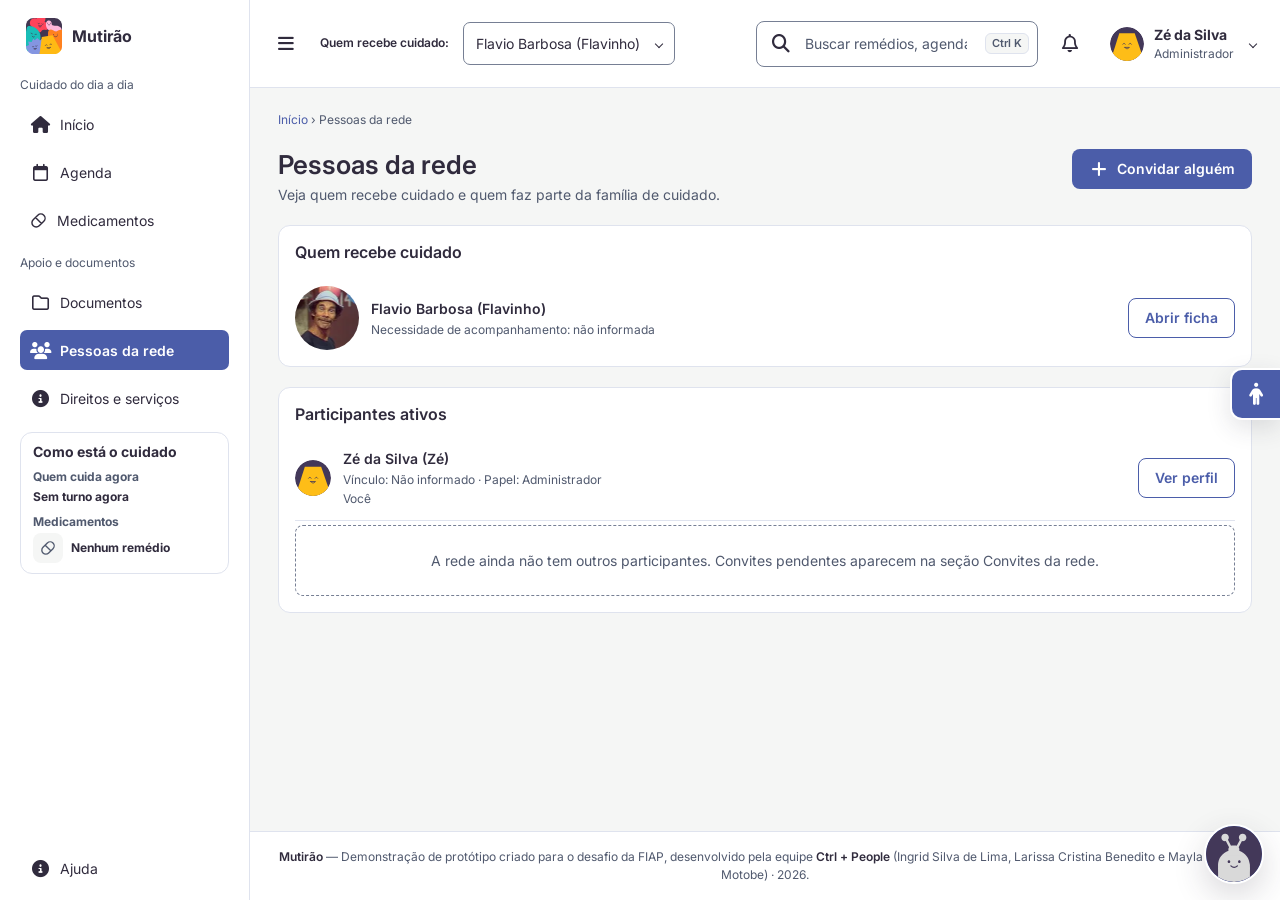
<file: pessoas.html>
<!doctype html>
<html lang="pt-BR" data-cuidado="carregando">

<head>
  <meta charset="UTF-8" />
  <meta name="viewport" content="width=device-width, initial-scale=1.0" />

  <!-- SEO Principal -->
  <title>Mutirão | Pessoas da Rede de Cuidado Compartilhado</title>
  <meta name="description"
    content="Gerencie familiares e cuidadores participantes, defina papéis e acompanhe quem está responsável por cada etapa do cuidado no Mutirão." />
  <meta name="robots" content="index, follow" />
  <meta name="application-name" content="Mutirão" />
  <meta name="author"
    content="Grupo Ctrl + People — Ingrid Silva de Lima, Larissa Cristina Benedito e Mayla Mayumi Motobe" />
  <meta name="theme-color" content="#8495E1" />

  <!-- Open Graph / Compartilhamento Social -->
  <meta property="og:type" content="website" />
  <meta property="og:locale" content="pt_BR" />
  <meta property="og:site_name" content="Mutirão" />
  <meta property="og:title" content="Mutirão | Pessoas da Rede de Cuidado Compartilhado" />
  <meta property="og:description"
    content="Gerencie familiares e cuidadores participantes, defina papéis e acompanhe quem está responsável por cada etapa do cuidado no Mutirão." />

  <!-- Twitter Card -->
  <meta name="twitter:card" content="summary_large_image" />
  <meta name="twitter:title" content="Mutirão | Pessoas da Rede de Cuidado Compartilhado" />
  <meta name="twitter:description"
    content="Gerencie familiares e cuidadores participantes, defina papéis e acompanhe quem está responsável por cada etapa do cuidado no Mutirão." />

  <link rel="canonical" href="https://mutirao-ctrlpeople-citizen-tech-26.vercel.app/pessoas.html" />
  <meta property="og:url" content="https://mutirao-ctrlpeople-citizen-tech-26.vercel.app/pessoas.html" />
  <meta property="og:image"
    content="https://mutirao-ctrlpeople-citizen-tech-26.vercel.app/assets/media/aplicacao/landing.png" />
  <meta property="og:image:width" content="1902" />
  <meta property="og:image:height" content="907" />
  <meta property="og:image:alt" content="Página inicial do Mutirão com prévia das telas da plataforma" />
  <meta name="twitter:image"
    content="https://mutirao-ctrlpeople-citizen-tech-26.vercel.app/assets/media/aplicacao/landing.png" />

  <!-- Favicons e Web App Manifest -->
  <link rel="icon" href="assets/media/favicon_io/favicon.ico" sizes="any" />
  <link rel="icon" type="image/png" sizes="32x32" href="assets/media/favicon_io/favicon-32x32.png" />
  <link rel="icon" type="image/png" sizes="16x16" href="assets/media/favicon_io/favicon-16x16.png" />
  <link rel="apple-touch-icon" sizes="180x180" href="assets/media/favicon_io/apple-touch-icon.png" />
  <link rel="manifest" href="assets/media/favicon_io/site.webmanifest" />

  <link rel="preconnect" href="https://fonts.googleapis.com" />
  <link rel="preconnect" href="https://fonts.gstatic.com" crossorigin />
  <link rel="stylesheet" href="https://fonts.googleapis.com/css2?family=Inter:wght@400;600;700&display=swap"
    media="print" onload="this.media='all'" />
  <noscript>
    <link rel="stylesheet" href="https://fonts.googleapis.com/css2?family=Inter:wght@400;600;700&display=swap" />
  </noscript>
  <link rel="stylesheet" href="https://cdnjs.cloudflare.com/ajax/libs/font-awesome/6.7.2/css/all.min.css"
    crossorigin="anonymous" referrerpolicy="no-referrer" />
  <link rel="stylesheet" href="assets/css/variaveis.css" />
  <link rel="stylesheet" href="assets/css/style.css" />
  <link rel="stylesheet" href="assets/css/acessibilidade.css" />
  <link rel="stylesheet" href="assets/css/mvp-telas.css" />
  <link rel="stylesheet" href="assets/css/componentes.css" />
  <link rel="stylesheet" href="assets/css/recursos-apoio.css" />
  <link rel="stylesheet" href="assets/css/painel-cuidado.css" />
  <link rel="modulepreload" href="assets/js/estado-cuidado.mjs" />
  <link rel="preload" href="assets/data/perfis-acompanhados.json" as="fetch" crossorigin="anonymous"
    data-base-cuidado />
  <script src="assets/js/fotos.js" defer></script>
  <script src="assets/js/script.js" defer></script>
  <script src="assets/js/acessibilidade.js" defer></script>
  <script src="assets/js/nucleo-cuidado.js" defer></script>
  <script src="assets/js/pessoas.js" defer></script>
</head>

<body>
  <a class="pular-conteudo" href="#conteudo">Pular para o conteúdo</a>
  <header class="barra-topo">
    <button id="alternar-menu" class="botao-icone" aria-label="Abrir ou fechar o menu" aria-controls="barra-lateral"
      aria-expanded="true"><i class="fa-solid fa-bars" aria-hidden="true"></i></button>
    <span class="barra-topo__rotulo-pessoa">Quem recebe cuidado:</span>
    <details class="seletor-pessoa" data-cuidado-acao inert>
      <summary>Pessoa acompanhada</summary>
      <div class="painel-flutuante"><span data-identidade-acompanhada>Pessoa acompanhada</span></div>
    </details>
    <div class="barra-topo__acoes">
      <button class="botao-icone" data-busca-topo aria-label="Buscar uma página"><i class="fa-solid fa-magnifying-glass"
          aria-hidden="true"></i></button>
      <details class="menu-notificacoes">
        <summary class="botao-icone botao-icone--notificacao" aria-label="Avisos (3 novos)">
          <i class="fa-regular fa-bell" aria-hidden="true"></i>
        </summary>
        <section class="painel-flutuante menu-notificacoes__painel" aria-labelledby="titulo-alertas">
          <header class="menu-notificacoes__cabecalho">
            <div>
              <h2 id="titulo-alertas">Avisos</h2>

            </div>
          </header>
          <ul class="menu-notificacoes__lista"></ul>
        </section>
      </details>
      <details class="menu-perfil">
        <summary aria-label="Menu do perfil"><img src="assets/media/icones/avatar-neutro.svg" data-avatar-pendente
            width="36" height="36" alt=""><span><strong>Meu perfil</strong><small></small></span></summary>
        <div class="painel-flutuante"><a href="meu-perfil.html"><i class="fa-regular fa-user" aria-hidden="true"></i>Meu
            perfil</a><a href="configuracoes.html"><i class="fa-solid fa-gear"
              aria-hidden="true"></i>Configurações</a><button type="button" class="painel-flutuante__acao--sair"
            data-acao="sair"><i class="fa-solid fa-right-from-bracket" aria-hidden="true"></i>Sair</button>
        </div>
      </details>
    </div>
  </header>
  <aside id="barra-lateral" class="barra-lateral">
    <a class="barra-lateral__marca" href="home.html">
      <img src="assets/media/marca/logo-mutirao.svg" alt="Mutirão" width="44" height="44" />
      <span>Mutirão</span>
    </a>
    <a class="barra-lateral__perfil-mobile" href="meu-perfil.html">
      <img src="assets/media/icones/avatar-neutro.svg" data-avatar-pendente width="36" height="36" alt="">
      <span><strong>Meu perfil</strong><small></small></span>
      <span aria-hidden="true">›</span>
    </a>
    <nav aria-label="Menu principal">
      <p>Cuidado do dia a dia</p>
      <a href="home.html"><i class="fa-solid fa-house" aria-hidden="true"></i>Início</a>
      <a href="agenda.html"><i class="fa-regular fa-calendar" aria-hidden="true"></i>Agenda</a>
      <a href="medicamentos.html"><i class="icone-capsula" aria-hidden="true"></i>Medicamentos</a>
      <p>Apoio e documentos</p>
      <a href="documentos.html"><i class="fa-regular fa-folder" aria-hidden="true"></i>Documentos</a>
      <a href="pessoas.html" aria-current="page"><i class="fa-solid fa-users" aria-hidden="true"></i>Pessoas da rede</a>
      <a href="direitos.html"><i class="fa-solid fa-circle-info" aria-hidden="true"></i>Direitos e serviços</a>
    </nav>
    <section class="cartao-status" data-cuidado-conteudo inert aria-busy="true" aria-labelledby="titulo-status">
      <h2 id="titulo-status">Como está o cuidado</h2>
      <h3>Quem cuida agora</h3>
      <div class="cartao-status__linha" data-status-turno><img src="assets/media/mascotes/icone-mascote-forma.svg"
          alt="" hidden><span><strong>Sem turno cadastrado</strong><small></small></span></div>
      <h3>Medicamentos</h3>
      <div class="cartao-status__linha" data-status-medicamento><i class="icone-capsula"
          aria-hidden="true"></i><span><strong>Nenhum remédio na rotina</strong><small></small></span></div>
    </section>
    <nav class="barra-lateral__suporte" aria-label="Ajuda e ajustes"><a class="barra-lateral__link--apenas-mobile"
        href="configuracoes.html"><i class="fa-solid fa-gear" aria-hidden="true"></i>Configurações</a><a
        href="ajuda.html"><i class="fa-solid fa-circle-info" aria-hidden="true"></i>Ajuda</a><button type="button"
        class="barra-lateral__link--apenas-mobile barra-lateral__link--sair" data-acao="sair"><i
          class="fa-solid fa-right-from-bracket" aria-hidden="true"></i>Sair</button></nav>
  </aside>
  <main class="conteudo-pagina apoio painel" id="conteudo" tabindex="-1" data-pagina-mvp="pessoas">
    <nav class="apoio__trilha" aria-label="Você está em"><a href="home.html">Início</a> <span
        aria-hidden="true">›</span>
      Pessoas da rede</nav>
    <header class="apoio__cabecalho">
      <div>
        <h1>Pessoas da rede</h1>
        <p>Veja quem recebe cuidado e quem faz parte da família de cuidado.</p>
      </div>
      <div class="painel__acoes">
        <button data-cuidado-acao inert type="button" class="botao botao--primario" data-dialogo="dialogo-convidar"><i
            class="fa-solid fa-plus" aria-hidden="true"></i> Convidar alguém</button>
      </div>
    </header>
    <p class="cuidado-status-inicial" role="status" data-status-inicial-cuidado>Carregando dados do cuidado…</p>

    <section class="apoio__painel" data-cuidado-conteudo inert aria-busy="true" aria-labelledby="titulo-acompanhadas">
      <h2 id="titulo-acompanhadas" class="painel__subtitulo">Quem recebe cuidado</h2>
      <ul class="painel__lista">
        <li class="painel__item">
          <img class="avatar" data-avatar-acompanhada src="assets/media/icones/avatar-neutro.svg" data-avatar-pendente
            width="64" height="64" alt="">
          <span class="painel__texto"><strong data-identidade-acompanhada>Pessoa acompanhada</strong><span
              data-cobertura-acompanhada>Necessidade de acompanhamento: não informada</span></span>
          <a class="botao botao--secundario" href="ficha.html">Abrir ficha</a>
        </li>
      </ul>
    </section>

    <section class="apoio__painel" data-cuidado-conteudo inert aria-busy="true" aria-labelledby="titulo-participantes">
      <h2 id="titulo-participantes" class="painel__subtitulo">Participantes ativos</h2>
      <ul class="painel__lista" data-participantes></ul>
    </section>

    <section class="apoio__painel" aria-labelledby="titulo-convites" data-secao-convites hidden>
      <h2 id="titulo-convites" class="painel__subtitulo">Convites da rede</h2>
      <ul class="painel__lista" data-convites-lista></ul>
    </section>

    <dialog class="dialogo-mvp" id="dialogo-convidar" aria-labelledby="titulo-convidar">
      <div class="dialogo-mvp__cabecalho">
        <h2 id="titulo-convidar">Convidar alguém</h2>
        <form method="dialog"><button class="botao-icone" aria-label="Fechar"><i class="fa-solid fa-xmark"
              aria-hidden="true"></i></button></form>
      </div>
      <p>Rede de cuidado</p>
      <p class="contexto-demonstracao">O convite fica registrado nesta aba como pendente. A pessoa convidada não recebe
        e-mail.</p>
      <form class="formulario-mvp" data-formulario-mvp="convite" novalidate>
        <label>E-mail da pessoa<input type="email" name="email" placeholder="Ex.: nome@exemplo.com" autocomplete="email"
            required></label>
        <label>Parentesco<input type="text" name="vinculo" list="opcoes-vinculo" placeholder="Ex.: filha, neto, vizinha"
            required></label>
        <datalist id="opcoes-vinculo">
          <option value="Filha"></option>
          <option value="Filho"></option>
          <option value="Neta"></option>
          <option value="Neto"></option>
          <option value="Cuidadora"></option>
          <option value="Vizinha"></option>
        </datalist>
        <p>A pessoa entra na rede como participante quando aceita o convite.</p>
        <p class="formulario-mvp__erro" data-erro-convite role="alert"></p>
        <div class="dialogo-mvp__acoes">
          <button type="button" class="botao botao--secundario" data-fechar-dialogo>Cancelar</button>
          <button type="submit" class="botao botao--primario">Registrar convite</button>
        </div>
      </form>
    </dialog>

    <dialog class="dialogo-mvp dialogo-mvp--compacto" id="dialogo-convite-registrado"
      aria-labelledby="titulo-convite-registrado">
      <div class="dialogo-mvp__cabecalho">
        <h2 id="titulo-convite-registrado">Convite registrado</h2>
        <form method="dialog"><button class="botao-icone" aria-label="Fechar"><i class="fa-solid fa-xmark"
              aria-hidden="true"></i></button></form>
      </div>
      <p>Rede de cuidado</p>
      <div class="dialogo-mvp__secao">
        <p class="dialogo-mvp__secao-titulo">Pendente</p>
        <p data-convite-resumo>O convite foi salvo nesta aba.</p>
      </div>
      <div class="dialogo-mvp__acoes">
        <button type="button" class="botao botao--primario" data-fechar-dialogo>Voltar à rede</button>
      </div>
    </dialog>

    <p role="status" data-mvp-status></p>
  </main>
  <footer class="rodape-site">
    <p>
      <strong>Mutirão</strong> — Demonstração de protótipo criado para o desafio da FIAP, desenvolvido pela equipe
      <strong>Ctrl + People</strong> (Ingrid Silva de Lima, Larissa Cristina Benedito e Mayla Mayumi Motobe) · 2026.
    </p>
  </footer>
  <nav class="barra-inferior" aria-label="Atalhos principais">
    <a href="home.html"><i class="fa-solid fa-house" aria-hidden="true"></i>Início</a>
    <a href="agenda.html"><i class="fa-regular fa-calendar" aria-hidden="true"></i>Agenda</a>
    <a href="medicamentos.html"><i class="icone-capsula" aria-hidden="true"></i>Medicamentos</a>
    <button type="button" id="botao-mais" aria-controls="barra-lateral" aria-expanded="false"><i
        class="fa-solid fa-bars" aria-hidden="true"></i>Mais</button>
  </nav>
  <script src="assets/js/vlibras.js" defer></script>
</body>

</html>
</file>
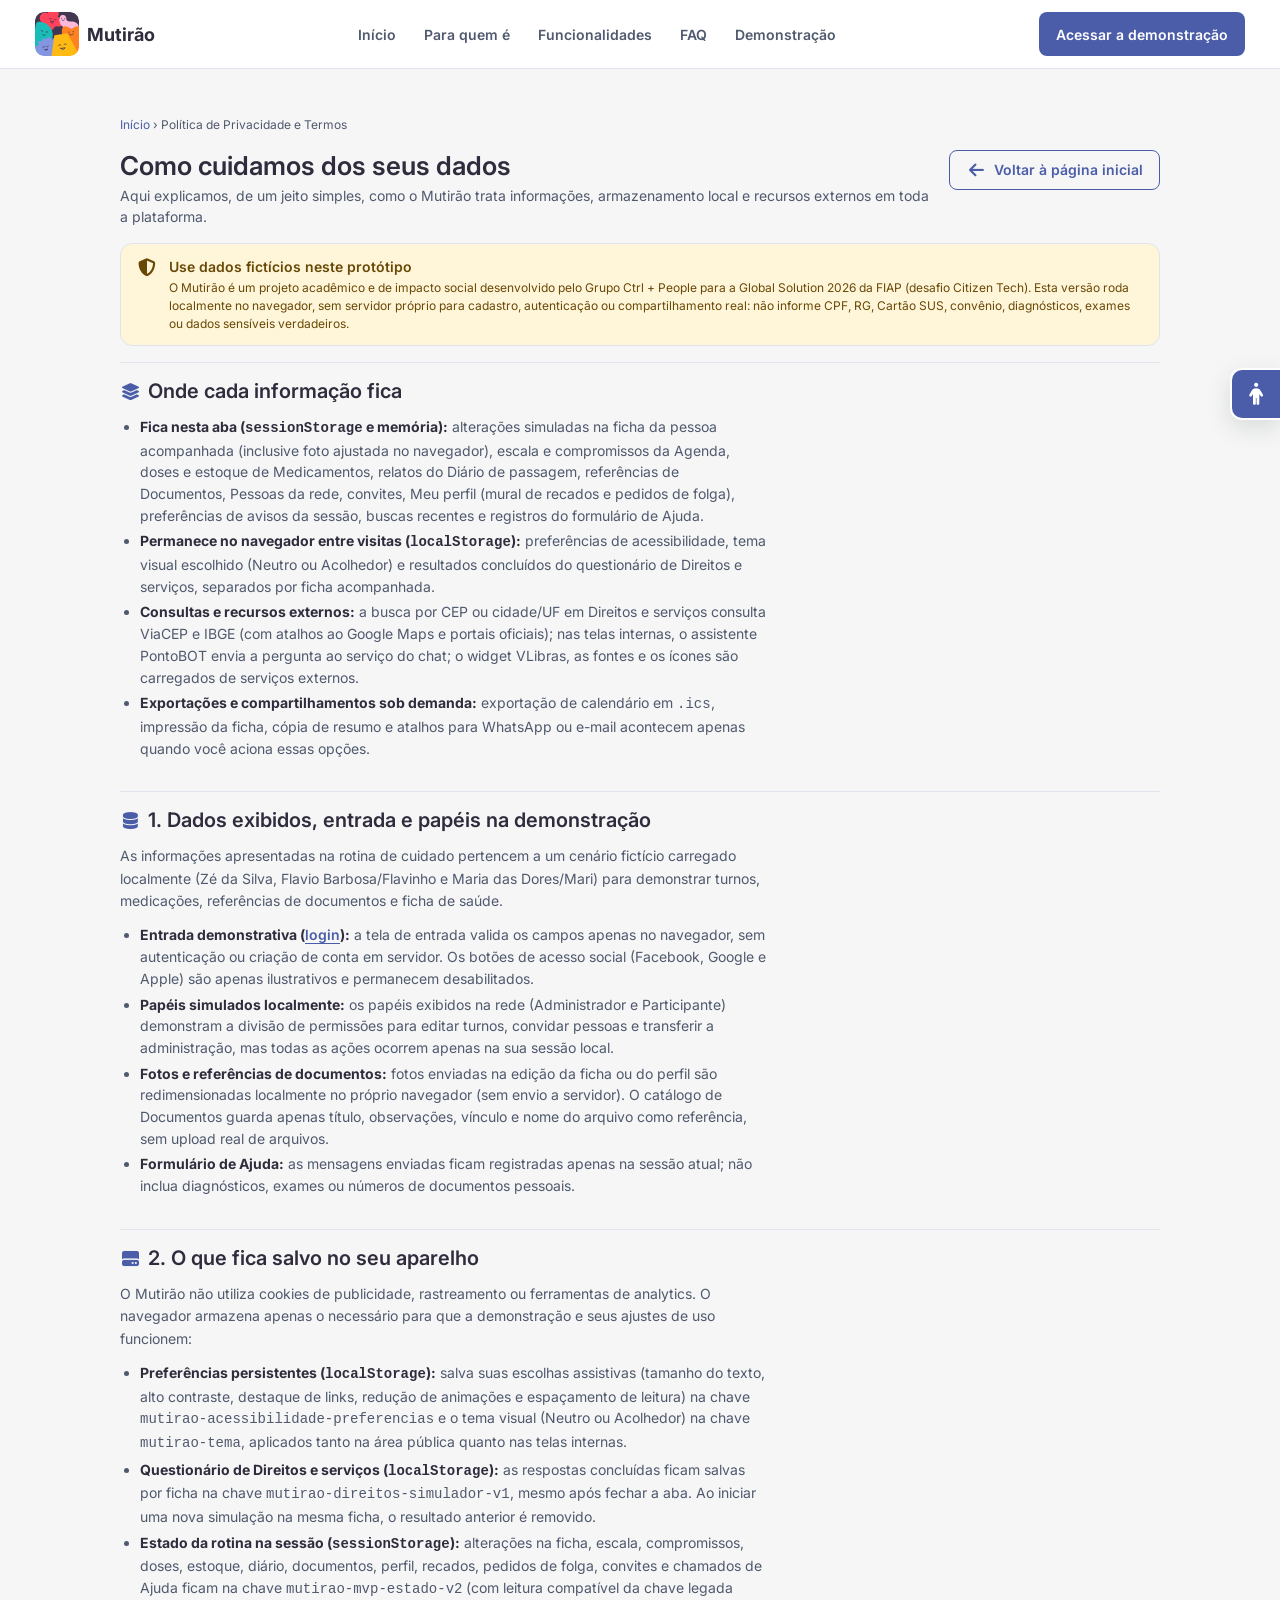
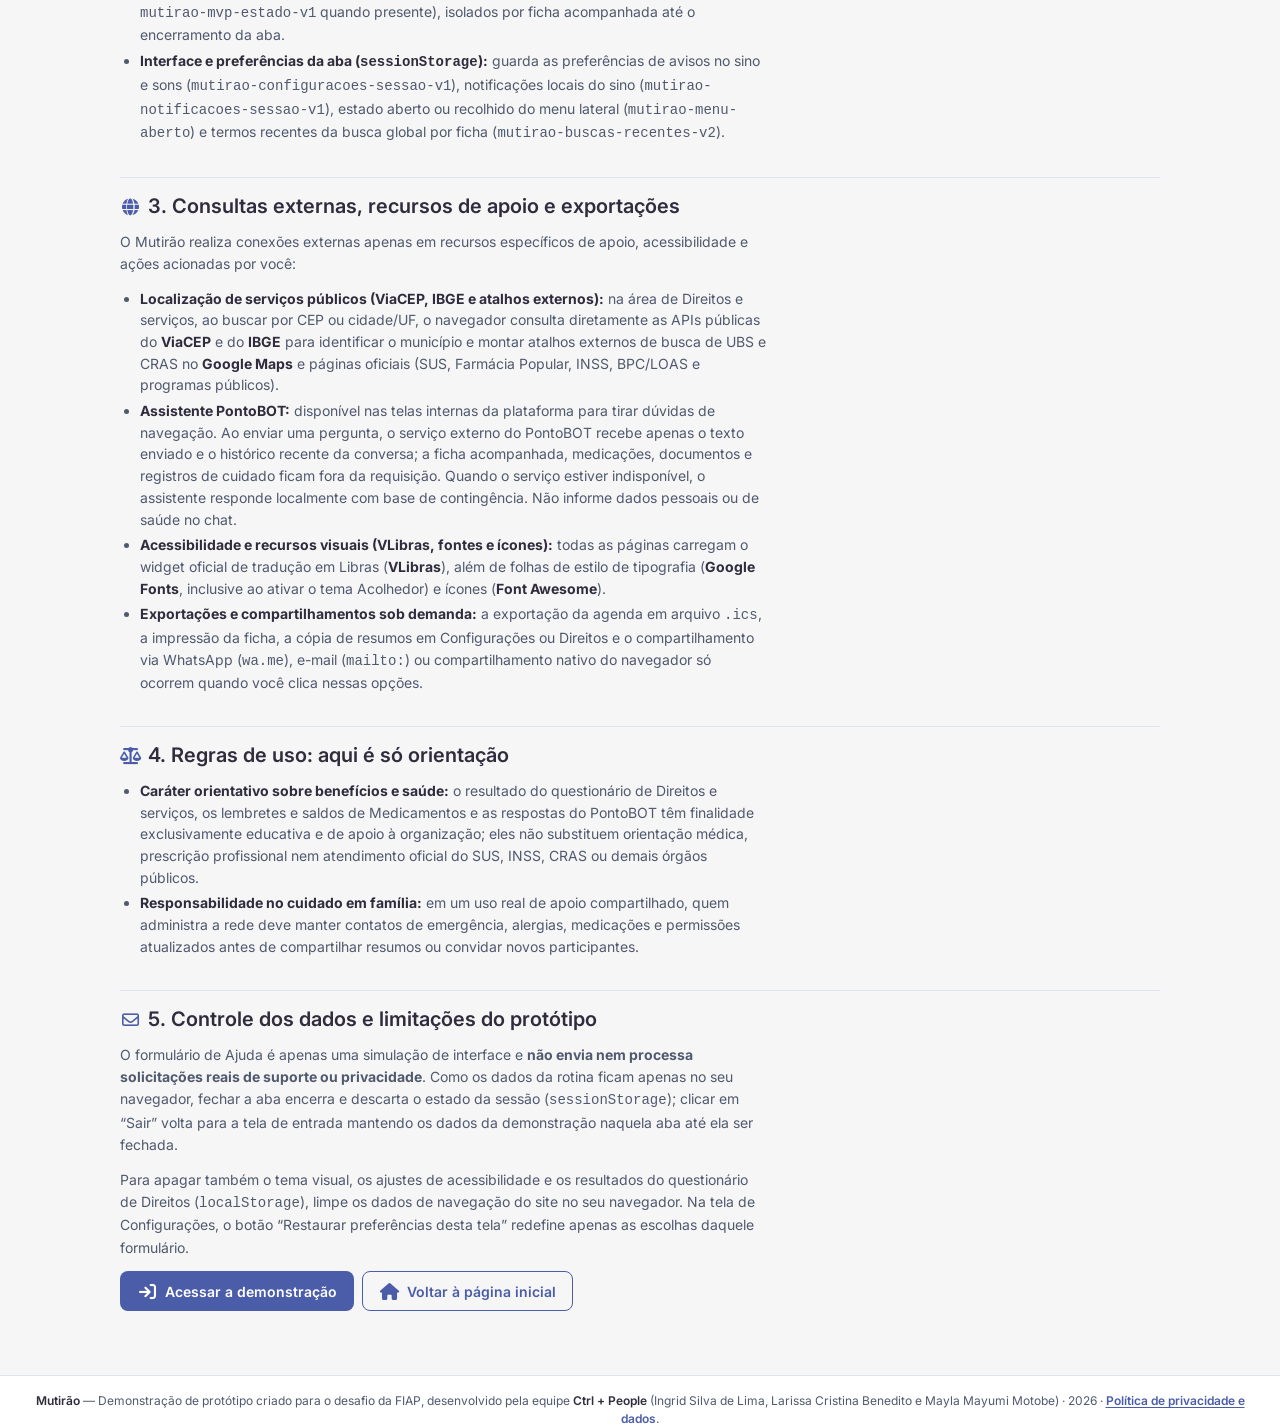
<file: politica-de-privacidade.html>
<!doctype html>
<html lang="pt-BR">

<head>
  <meta charset="UTF-8" />
  <meta name="viewport" content="width=device-width, initial-scale=1.0" />

  <!-- SEO Principal -->
  <title>Mutirão | Política de Privacidade e Termos de Uso</title>
  <meta name="description"
    content="Saiba como o Mutirão protege a privacidade dos dados, utiliza armazenamento local no navegador e integra serviços externos em toda a plataforma." />
  <meta name="robots" content="index, follow" />
  <meta name="application-name" content="Mutirão" />
  <meta name="author"
    content="Grupo Ctrl + People — Ingrid Silva de Lima, Larissa Cristina Benedito e Mayla Mayumi Motobe" />
  <meta name="theme-color" content="#8495E1" />

  <!-- Open Graph / Compartilhamento Social -->
  <meta property="og:type" content="website" />
  <meta property="og:locale" content="pt_BR" />
  <meta property="og:site_name" content="Mutirão" />
  <meta property="og:title" content="Mutirão | Política de Privacidade e Termos de Uso" />
  <meta property="og:description"
    content="Saiba como o Mutirão protege a privacidade dos dados, utiliza armazenamento local no navegador e integra serviços externos em toda a plataforma." />

  <!-- Twitter Card -->
  <meta name="twitter:card" content="summary_large_image" />
  <meta name="twitter:title" content="Mutirão | Política de Privacidade e Termos de Uso" />
  <meta name="twitter:description"
    content="Saiba como o Mutirão protege a privacidade dos dados, utiliza armazenamento local no navegador e integra serviços externos em toda a plataforma." />

  <link rel="canonical" href="https://mutirao-ctrlpeople-citizen-tech-26.vercel.app/politica-de-privacidade.html" />
  <meta property="og:url" content="https://mutirao-ctrlpeople-citizen-tech-26.vercel.app/politica-de-privacidade.html" />
  <meta property="og:image"
    content="https://mutirao-ctrlpeople-citizen-tech-26.vercel.app/assets/media/aplicacao/landing.png" />
  <meta property="og:image:width" content="1902" />
  <meta property="og:image:height" content="907" />
  <meta property="og:image:alt" content="Página inicial do Mutirão com prévia das telas da plataforma" />
  <meta name="twitter:image"
    content="https://mutirao-ctrlpeople-citizen-tech-26.vercel.app/assets/media/aplicacao/landing.png" />

  <!-- Favicons e Web App Manifest -->
  <link rel="icon" href="assets/media/favicon_io/favicon.ico" sizes="any" />
  <link rel="icon" type="image/png" sizes="32x32" href="assets/media/favicon_io/favicon-32x32.png" />
  <link rel="icon" type="image/png" sizes="16x16" href="assets/media/favicon_io/favicon-16x16.png" />
  <link rel="apple-touch-icon" sizes="180x180" href="assets/media/favicon_io/apple-touch-icon.png" />
  <link rel="manifest" href="assets/media/favicon_io/site.webmanifest" />

  <link rel="preconnect" href="https://fonts.googleapis.com" />
  <link rel="preconnect" href="https://fonts.gstatic.com" crossorigin />
  <link rel="stylesheet" href="https://fonts.googleapis.com/css2?family=Inter:wght@400;600;700&display=swap"
    media="print" onload="this.media='all'" />
  <noscript>
    <link rel="stylesheet" href="https://fonts.googleapis.com/css2?family=Inter:wght@400;600;700&display=swap" />
  </noscript>
  <link rel="stylesheet" href="https://cdnjs.cloudflare.com/ajax/libs/font-awesome/6.7.2/css/all.min.css"
    crossorigin="anonymous" referrerpolicy="no-referrer" />
  <link rel="stylesheet" href="assets/css/variaveis.css" />
  <link rel="stylesheet" href="assets/css/style.css" />
  <link rel="stylesheet" href="assets/css/acessibilidade.css" />
  <link rel="stylesheet" href="assets/css/componentes.css" />
  <link rel="stylesheet" href="assets/css/recursos-apoio.css" />
  <link rel="stylesheet" href="assets/css/landing.css" />
  <script src="assets/js/acessibilidade.js" defer></script>
  <script src="assets/js/landing.js" defer></script>
</head>

<body class="pagina-privacidade-publica">
  <a class="pular-conteudo" href="#conteudo">Pular para o conteúdo</a>

  <header class="landing-topo">
    <div class="landing-topo__conteudo landing-container">
      <a class="landing-topo__marca" href="index.html#topo" aria-label="Mutirão — Voltar para a página inicial">
        <img src="assets/media/marca/logo-mutirao.svg" alt="" width="44" height="44" aria-hidden="true" />
        <span>Mutirão</span>
      </a>

      <button class="botao-icone landing-topo__alternar" type="button" id="alternar-menu-landing" aria-expanded="false"
        aria-controls="menu-landing" aria-label="Abrir menu de navegação">
        <i class="fa-solid fa-bars landing-topo__icone-abrir" aria-hidden="true"></i>
        <i class="fa-solid fa-xmark landing-topo__icone-fechar" aria-hidden="true"></i>
      </button>

      <div class="landing-topo__menu" id="menu-landing">
        <nav class="landing-topo__nav" aria-label="Seções da página inicial">
          <a href="index.html#topo">Início</a>
          <a href="index.html#conversa">Para quem é</a>
          <a href="index.html#recursos">Funcionalidades</a>
          <a href="index.html#faq">FAQ</a>
          <a href="index.html#demonstracao">Demonstração</a>
        </nav>
        <a class="botao botao--primario landing-topo__cta" href="login.html">Acessar a demonstração</a>
      </div>
    </div>
  </header>

  <main class="landing-container apoio privacidade landing-privacidade" id="conteudo" tabindex="-1">
    <nav class="apoio__trilha" aria-label="Você está em">
      <a href="index.html">Início</a> <span aria-hidden="true">›</span>
      <span aria-current="page">Política de Privacidade e Termos</span>
    </nav>

    <header class="apoio__cabecalho">
      <div>
        <h1>Como cuidamos dos seus dados</h1>
        <p>Aqui explicamos, de um jeito simples, como o Mutirão trata informações, armazenamento local e recursos
          externos em toda a plataforma.</p>
      </div>
      <a class="botao botao--secundario" href="index.html">
        <i class="fa-solid fa-arrow-left" aria-hidden="true"></i> Voltar à página inicial
      </a>
    </header>

    <div class="apoio__aviso" role="status">
      <i class="fa-solid fa-shield-halved apoio__aviso-icone" aria-hidden="true"></i>
      <div>
        <strong>Use dados fictícios neste protótipo</strong>
        <p>O Mutirão é um projeto acadêmico e de impacto social desenvolvido pelo Grupo Ctrl + People para a Global
          Solution 2026 da FIAP (desafio Citizen Tech). Esta versão roda localmente no navegador, sem servidor próprio
          para cadastro, autenticação ou compartilhamento real: não informe CPF, RG, Cartão SUS, convênio, diagnósticos,
          exames ou dados sensíveis verdadeiros.</p>
      </div>
    </div>

    <section class="apoio__painel privacidade__secao" aria-labelledby="titulo-privacidade-resumo">
      <div class="privacidade__cabecalho-card">
        <h2 id="titulo-privacidade-resumo"><i class="fa-solid fa-layer-group" aria-hidden="true"></i> Onde cada
          informação fica</h2>
      </div>
      <ul class="privacidade__lista">
        <li><strong>Fica nesta aba (<code>sessionStorage</code> e memória):</strong> alterações simuladas na ficha da
          pessoa acompanhada (inclusive foto ajustada no navegador), escala e compromissos da Agenda, doses e estoque de
          Medicamentos, relatos do Diário de passagem, referências de Documentos, Pessoas da rede, convites, Meu perfil
          (mural de recados e pedidos de folga), preferências de avisos da sessão, buscas recentes e registros do
          formulário de Ajuda.</li>
        <li><strong>Permanece no navegador entre visitas (<code>localStorage</code>):</strong> preferências de
          acessibilidade, tema visual escolhido (Neutro ou Acolhedor) e resultados concluídos do questionário de
          Direitos e serviços, separados por ficha acompanhada.</li>
        <li><strong>Consultas e recursos externos:</strong> a busca por CEP ou cidade/UF em Direitos e serviços consulta
          ViaCEP e IBGE (com atalhos ao Google Maps e portais oficiais); nas telas internas, o assistente PontoBOT envia
          a pergunta ao serviço do chat; o widget VLibras, as fontes e os ícones são carregados de serviços externos.
        </li>
        <li><strong>Exportações e compartilhamentos sob demanda:</strong> exportação de calendário em <code>.ics</code>,
          impressão da ficha, cópia de resumo e atalhos para WhatsApp ou e-mail acontecem apenas quando você aciona
          essas
          opções.</li>
      </ul>
    </section>

    <section class="apoio__painel privacidade__secao" aria-labelledby="titulo-privacidade-dados">
      <div class="privacidade__cabecalho-card">
        <h2 id="titulo-privacidade-dados"><i class="fa-solid fa-database" aria-hidden="true"></i> 1. Dados exibidos,
          entrada e papéis na demonstração</h2>
      </div>
      <p>As informações apresentadas na rotina de cuidado pertencem a um cenário fictício carregado localmente (Zé da
        Silva, Flavio Barbosa/Flavinho e Maria das Dores/Mari) para demonstrar turnos, medicações, referências de
        documentos e ficha de saúde.</p>
      <ul class="privacidade__lista">
        <li><strong>Entrada demonstrativa (<a href="login.html">login</a>):</strong> a tela de entrada valida os campos
          apenas no navegador, sem autenticação ou criação de conta em servidor. Os botões de acesso social (Facebook,
          Google e Apple) são apenas ilustrativos e permanecem desabilitados.</li>
        <li><strong>Papéis simulados localmente:</strong> os papéis exibidos na rede (Administrador e Participante)
          demonstram a divisão de permissões para editar turnos, convidar pessoas e transferir a administração, mas
          todas
          as ações ocorrem apenas na sua sessão local.</li>
        <li><strong>Fotos e referências de documentos:</strong> fotos enviadas na edição da ficha ou do perfil são
          redimensionadas localmente no próprio navegador (sem envio a servidor). O catálogo de Documentos guarda apenas
          título, observações, vínculo e nome do arquivo como referência, sem upload real de arquivos.</li>
        <li><strong>Formulário de Ajuda:</strong> as mensagens enviadas ficam registradas apenas na sessão atual; não
          inclua diagnósticos, exames ou números de documentos pessoais.</li>
      </ul>
    </section>

    <section class="apoio__painel privacidade__secao" aria-labelledby="titulo-privacidade-storage">
      <div class="privacidade__cabecalho-card">
        <h2 id="titulo-privacidade-storage"><i class="fa-solid fa-hard-drive" aria-hidden="true"></i> 2. O que fica
          salvo no seu aparelho</h2>
      </div>
      <p>O Mutirão não utiliza cookies de publicidade, rastreamento ou ferramentas de analytics. O navegador armazena
        apenas o necessário para que a demonstração e seus ajustes de uso funcionem:</p>
      <ul class="privacidade__lista">
        <li><strong>Preferências persistentes (<code>localStorage</code>):</strong> salva suas escolhas assistivas
          (tamanho do texto, alto contraste, destaque de links, redução de animações e espaçamento de leitura) na chave
          <code>mutirao-acessibilidade-preferencias</code> e o tema visual (Neutro ou Acolhedor) na chave
          <code>mutirao-tema</code>, aplicados tanto na área pública quanto nas telas internas.
        </li>
        <li><strong>Questionário de Direitos e serviços (<code>localStorage</code>):</strong> as respostas concluídas
          ficam salvas por ficha na chave <code>mutirao-direitos-simulador-v1</code>, mesmo após fechar a aba. Ao
          iniciar uma nova simulação na mesma ficha, o resultado anterior é removido.</li>
        <li><strong>Estado da rotina na sessão (<code>sessionStorage</code>):</strong> alterações na ficha, escala,
          compromissos, doses, estoque, diário, documentos, perfil, recados, pedidos de folga, convites e chamados de
          Ajuda ficam na chave <code>mutirao-mvp-estado-v2</code> (com leitura compatível da chave legada
          <code>mutirao-mvp-estado-v1</code> quando presente), isolados por ficha acompanhada até o encerramento da aba.
        </li>
        <li><strong>Interface e preferências da aba (<code>sessionStorage</code>):</strong> guarda as preferências de
          avisos no sino e sons (<code>mutirao-configuracoes-sessao-v1</code>), notificações locais do sino
          (<code>mutirao-notificacoes-sessao-v1</code>), estado aberto ou recolhido do menu lateral
          (<code>mutirao-menu-aberto</code>) e termos recentes da busca global por ficha
          (<code>mutirao-buscas-recentes-v2</code>).</li>
      </ul>
    </section>

    <section class="apoio__painel privacidade__secao" aria-labelledby="titulo-privacidade-apis">
      <div class="privacidade__cabecalho-card">
        <h2 id="titulo-privacidade-apis"><i class="fa-solid fa-globe" aria-hidden="true"></i> 3. Consultas externas,
          recursos de apoio e exportações</h2>
      </div>
      <p>O Mutirão realiza conexões externas apenas em recursos específicos de apoio, acessibilidade e ações acionadas
        por você:</p>
      <ul class="privacidade__lista">
        <li><strong>Localização de serviços públicos (ViaCEP, IBGE e atalhos externos):</strong> na área de Direitos e
          serviços, ao buscar por CEP ou cidade/UF, o navegador consulta diretamente as APIs públicas do
          <strong>ViaCEP</strong> e do <strong>IBGE</strong> para identificar o município e montar atalhos externos de
          busca de UBS e CRAS no <strong>Google Maps</strong> e páginas oficiais (SUS, Farmácia Popular, INSS, BPC/LOAS
          e
          programas públicos).
        </li>
        <li><strong>Assistente PontoBOT:</strong> disponível nas telas internas da plataforma para tirar dúvidas de
          navegação. Ao enviar uma pergunta, o serviço externo do PontoBOT recebe apenas o texto enviado e o histórico
          recente da conversa; a ficha acompanhada, medicações, documentos e registros de cuidado ficam fora da
          requisição. Quando o serviço estiver indisponível, o assistente responde localmente com base de contingência.
          Não informe dados pessoais ou de saúde no chat.</li>
        <li><strong>Acessibilidade e recursos visuais (VLibras, fontes e ícones):</strong> todas as páginas carregam o
          widget oficial de tradução em Libras (<strong>VLibras</strong>), além de folhas de estilo de tipografia
          (<strong>Google Fonts</strong>, inclusive ao ativar o tema Acolhedor) e ícones (<strong>Font
            Awesome</strong>).
        </li>
        <li><strong>Exportações e compartilhamentos sob demanda:</strong> a exportação da agenda em arquivo
          <code>.ics</code>, a impressão da ficha, a cópia de resumos em Configurações ou Direitos e o compartilhamento
          via WhatsApp (<code>wa.me</code>), e-mail (<code>mailto:</code>) ou compartilhamento nativo do navegador só
          ocorrem quando você clica nessas opções.
        </li>
      </ul>
    </section>

    <section class="apoio__painel privacidade__secao" aria-labelledby="titulo-termos-uso">
      <div class="privacidade__cabecalho-card">
        <h2 id="titulo-termos-uso"><i class="fa-solid fa-scale-balanced" aria-hidden="true"></i> 4. Regras de uso: aqui
          é só orientação</h2>
      </div>
      <ul class="privacidade__lista">
        <li><strong>Caráter orientativo sobre benefícios e saúde:</strong> o resultado do questionário de Direitos e
          serviços, os lembretes e saldos de Medicamentos e as respostas do PontoBOT têm finalidade exclusivamente
          educativa e de apoio à organização; eles não substituem orientação médica, prescrição profissional nem
          atendimento oficial do SUS, INSS, CRAS ou demais órgãos públicos.</li>
        <li><strong>Responsabilidade no cuidado em família:</strong> em um uso real de apoio compartilhado, quem
          administra a rede deve manter contatos de emergência, alergias, medicações e permissões atualizados antes de
          compartilhar resumos ou convidar novos participantes.</li>
      </ul>
    </section>

    <section class="apoio__painel privacidade__secao" aria-labelledby="titulo-privacidade-contato">
      <div class="privacidade__cabecalho-card">
        <h2 id="titulo-privacidade-contato"><i class="fa-regular fa-envelope" aria-hidden="true"></i> 5. Controle dos
          dados e limitações do protótipo</h2>
      </div>
      <p>O formulário de Ajuda é apenas uma simulação de interface e <strong>não envia nem processa solicitações reais
          de suporte ou privacidade</strong>. Como os dados da rotina ficam apenas no seu navegador, fechar a aba
        encerra
        e descarta o estado da sessão (<code>sessionStorage</code>); clicar em “Sair” volta para a tela de entrada
        mantendo os dados da demonstração naquela aba até ela ser fechada.</p>
      <p>Para apagar também o tema visual, os ajustes de acessibilidade e os resultados do questionário de Direitos
        (<code>localStorage</code>), limpe os dados de navegação do site no seu navegador. Na tela de Configurações, o
        botão “Restaurar preferências desta tela” redefine apenas as escolhas daquele formulário.</p>
      <div class="privacidade__acoes">
        <a class="botao botao--primario" href="login.html">
          <i class="fa-solid fa-arrow-right-to-bracket" aria-hidden="true"></i> Acessar a demonstração
        </a>
        <a class="botao botao--secundario" href="index.html">
          <i class="fa-solid fa-house" aria-hidden="true"></i> Voltar à página inicial
        </a>
      </div>
    </section>
  </main>

  <footer class="rodape-site">
    <p>
      <strong>Mutirão</strong> — Demonstração de protótipo criado para o desafio da FIAP, desenvolvido pela equipe
      <strong>Ctrl + People</strong> (Ingrid Silva de Lima, Larissa Cristina Benedito e Mayla Mayumi Motobe) · 2026 ·
      <a href="politica-de-privacidade.html" aria-current="page">Política de privacidade e dados</a>.
    </p>
  </footer>
  <script src="assets/js/vlibras.js" defer></script>
</body>

</html>
</file>
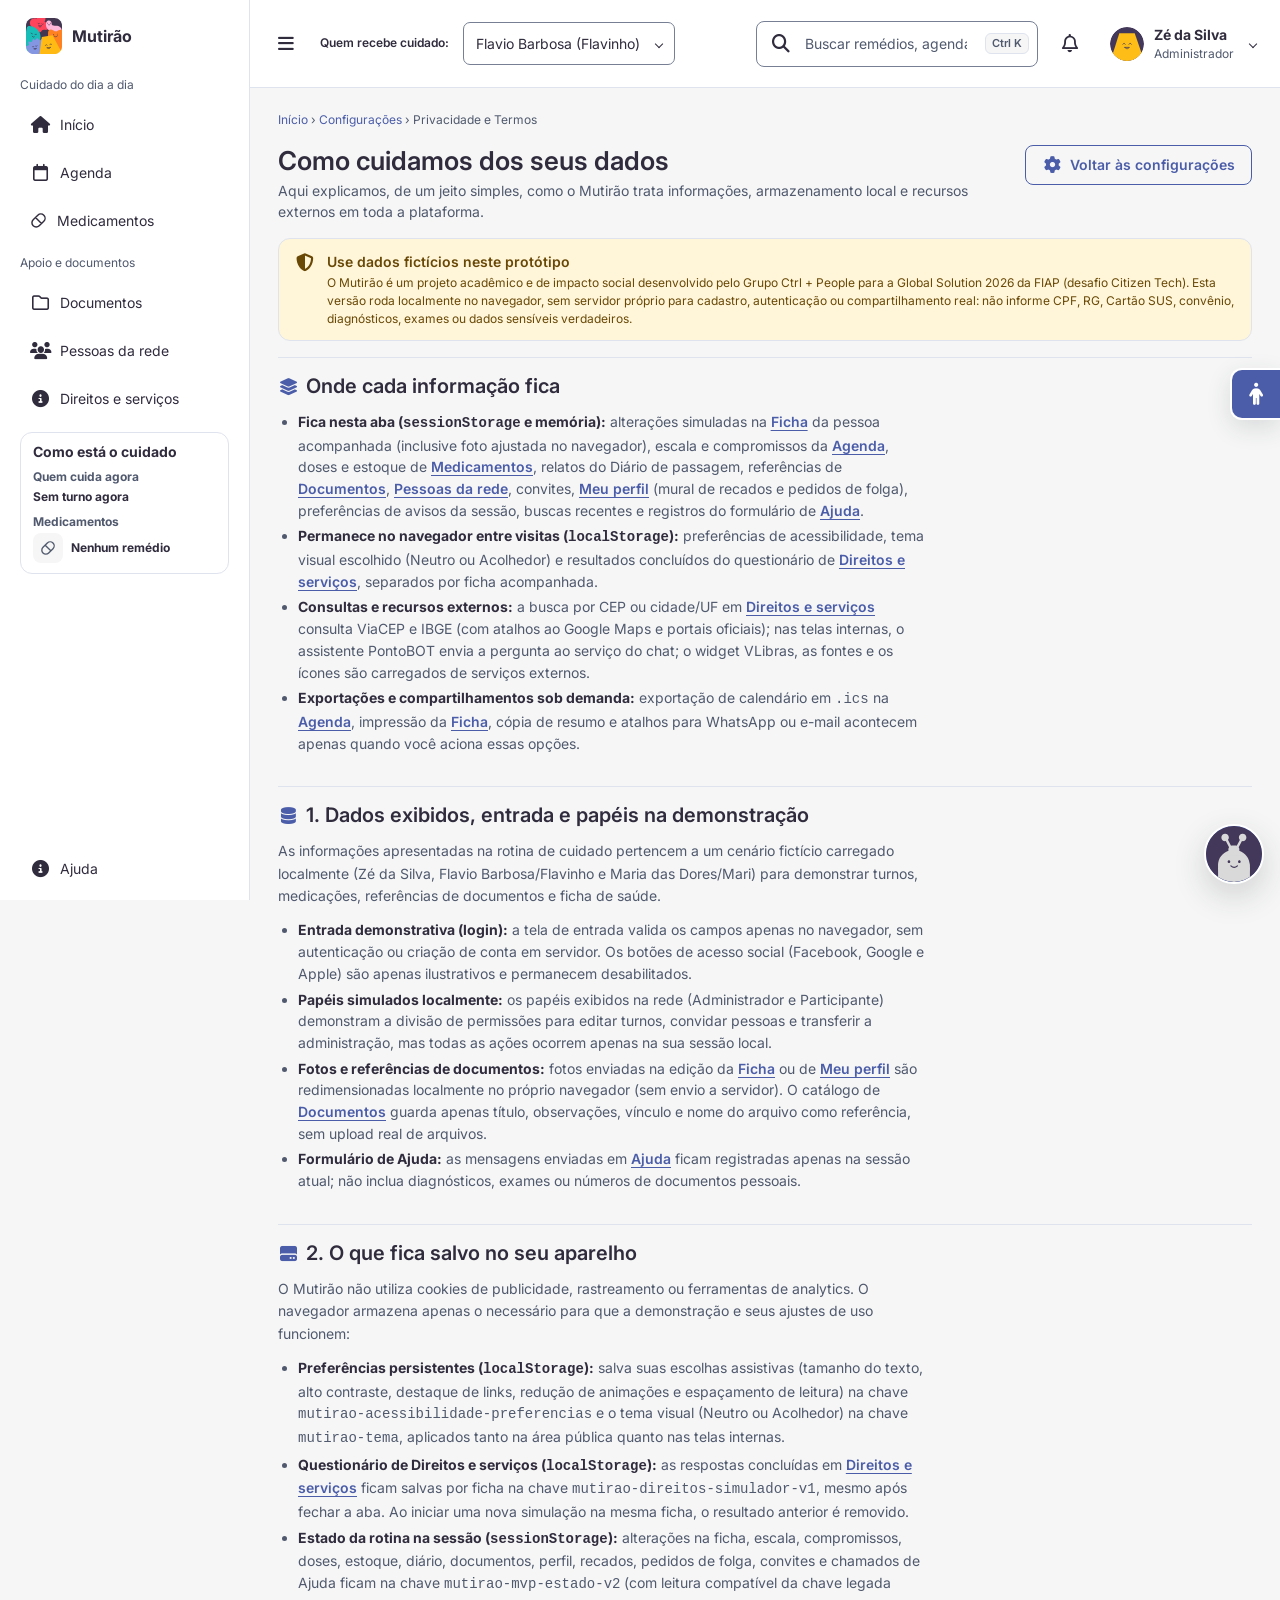
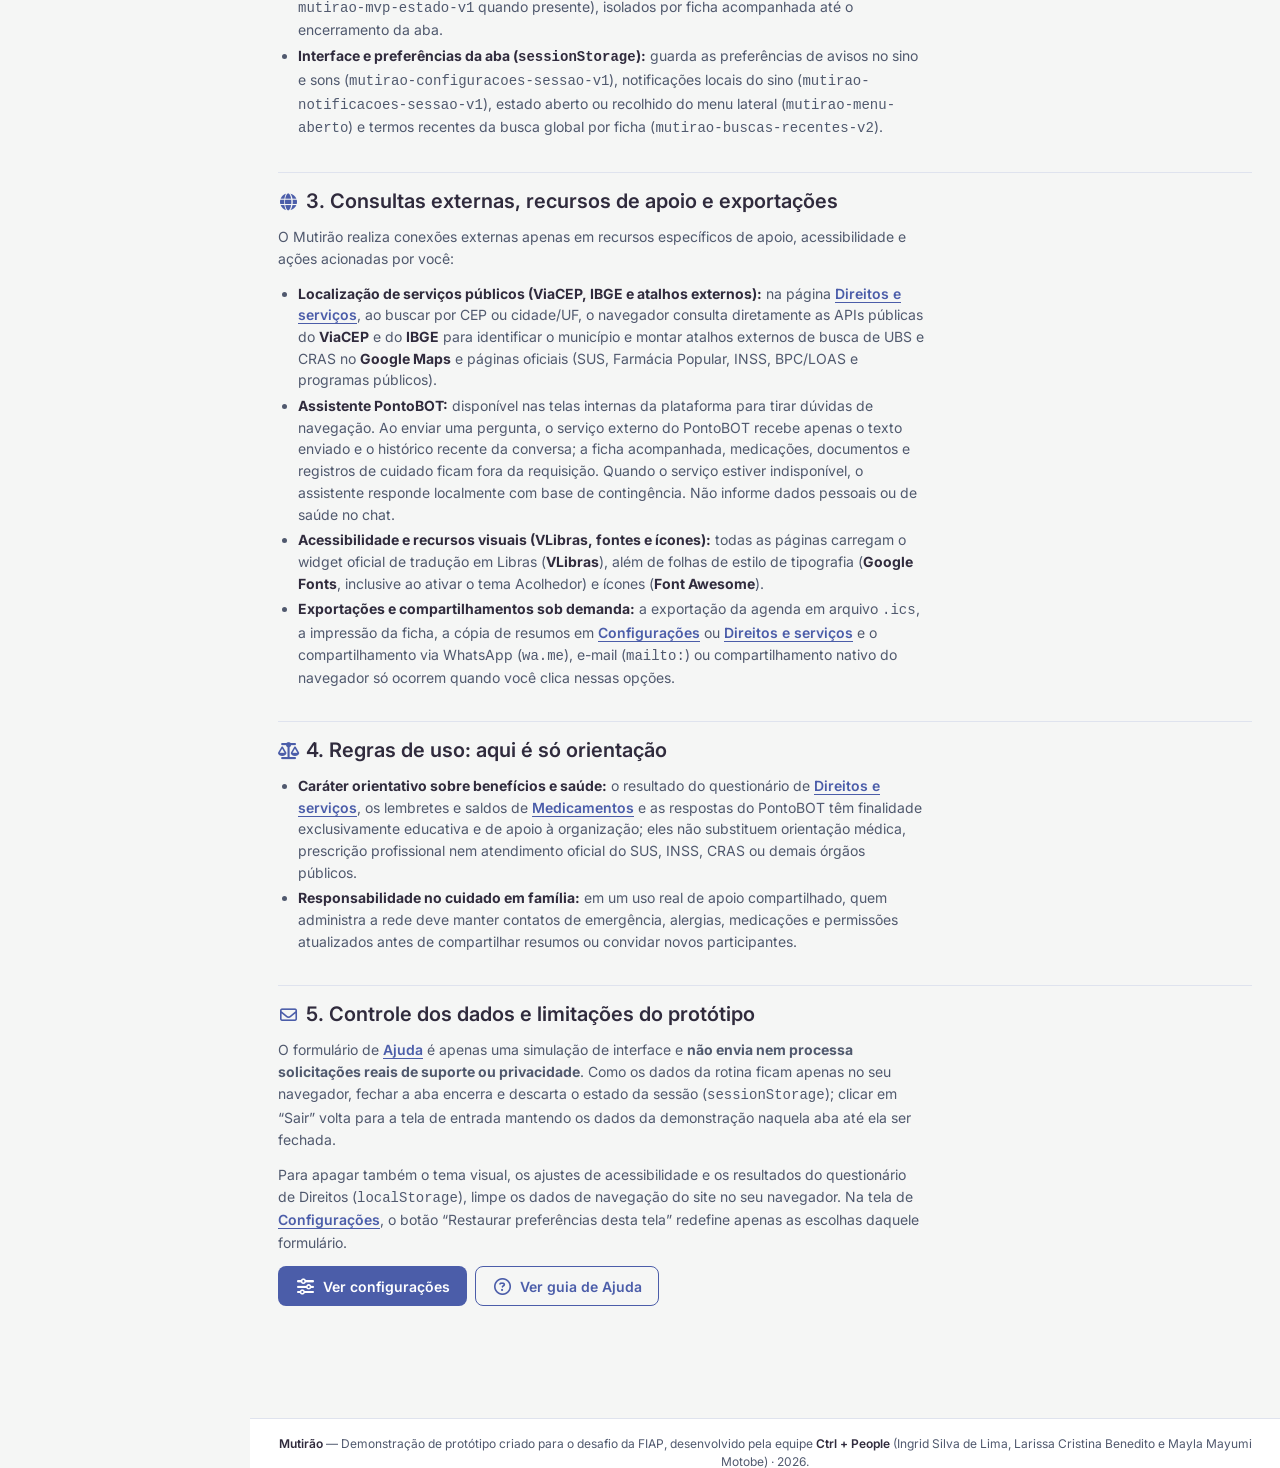
<file: privacidade.html>
<!doctype html>
<html lang="pt-BR" data-cuidado="carregando">

<head>
  <meta charset="UTF-8" />
  <meta name="viewport" content="width=device-width, initial-scale=1.0" />

  <!-- SEO Principal -->
  <title>Mutirão | Política de Privacidade e Termos de Uso</title>
  <meta name="description"
    content="Saiba como o Mutirão protege a privacidade dos dados, utiliza armazenamento local para acessibilidade e trata informações de cuidado." />
  <meta name="robots" content="index, follow" />
  <meta name="application-name" content="Mutirão" />
  <meta name="author"
    content="Grupo Ctrl + People — Ingrid Silva de Lima, Larissa Cristina Benedito e Mayla Mayumi Motobe" />
  <meta name="theme-color" content="#8495E1" />

  <!-- Open Graph / Compartilhamento Social -->
  <meta property="og:type" content="website" />
  <meta property="og:locale" content="pt_BR" />
  <meta property="og:site_name" content="Mutirão" />
  <meta property="og:title" content="Mutirão | Política de Privacidade e Termos de Uso" />
  <meta property="og:description"
    content="Saiba como o Mutirão protege a privacidade dos dados, utiliza armazenamento local para acessibilidade e trata informações de cuidado." />

  <!-- Twitter Card -->
  <meta name="twitter:card" content="summary_large_image" />
  <meta name="twitter:title" content="Mutirão | Política de Privacidade e Termos de Uso" />
  <meta name="twitter:description"
    content="Saiba como o Mutirão protege a privacidade dos dados, utiliza armazenamento local para acessibilidade e trata informações de cuidado." />

  <link rel="canonical" href="https://mutirao-ctrlpeople-citizen-tech-26.vercel.app/privacidade.html" />
  <meta property="og:url" content="https://mutirao-ctrlpeople-citizen-tech-26.vercel.app/privacidade.html" />
  <meta property="og:image"
    content="https://mutirao-ctrlpeople-citizen-tech-26.vercel.app/assets/media/aplicacao/landing.png" />
  <meta property="og:image:width" content="1902" />
  <meta property="og:image:height" content="907" />
  <meta property="og:image:alt" content="Página inicial do Mutirão com prévia das telas da plataforma" />
  <meta name="twitter:image"
    content="https://mutirao-ctrlpeople-citizen-tech-26.vercel.app/assets/media/aplicacao/landing.png" />

  <!-- Favicons e Web App Manifest -->
  <link rel="icon" href="assets/media/favicon_io/favicon.ico" sizes="any" />
  <link rel="icon" type="image/png" sizes="32x32" href="assets/media/favicon_io/favicon-32x32.png" />
  <link rel="icon" type="image/png" sizes="16x16" href="assets/media/favicon_io/favicon-16x16.png" />
  <link rel="apple-touch-icon" sizes="180x180" href="assets/media/favicon_io/apple-touch-icon.png" />
  <link rel="manifest" href="assets/media/favicon_io/site.webmanifest" />

  <link rel="preconnect" href="https://fonts.googleapis.com" />
  <link rel="preconnect" href="https://fonts.gstatic.com" crossorigin />
  <link rel="stylesheet" href="https://fonts.googleapis.com/css2?family=Inter:wght@400;600;700&display=swap"
    media="print" onload="this.media='all'" />
  <noscript>
    <link rel="stylesheet" href="https://fonts.googleapis.com/css2?family=Inter:wght@400;600;700&display=swap" />
  </noscript>
  <link rel="stylesheet" href="https://cdnjs.cloudflare.com/ajax/libs/font-awesome/6.7.2/css/all.min.css"
    crossorigin="anonymous" referrerpolicy="no-referrer" />
  <link rel="stylesheet" href="assets/css/variaveis.css" />
  <link rel="stylesheet" href="assets/css/style.css" />
  <link rel="stylesheet" href="assets/css/acessibilidade.css" />
  <link rel="stylesheet" href="assets/css/mvp-telas.css" />
  <link rel="stylesheet" href="assets/css/componentes.css" />
  <link rel="stylesheet" href="assets/css/recursos-apoio.css" />
  <link rel="modulepreload" href="assets/js/estado-cuidado.mjs" />
  <link rel="preload" href="assets/data/perfis-acompanhados.json" as="fetch" crossorigin="anonymous"
    data-base-cuidado />
  <script src="assets/js/fotos.js" defer></script>
  <script src="assets/js/script.js" defer></script>
  <script src="assets/js/nucleo-cuidado.js" defer></script>
  <script src="assets/js/acessibilidade.js" defer></script>
</head>

<body>
  <a class="pular-conteudo" href="#conteudo">Pular para o conteúdo</a>
  <header class="barra-topo">
    <button id="alternar-menu" class="botao-icone" aria-label="Abrir ou fechar o menu" aria-controls="barra-lateral"
      aria-expanded="true"><i class="fa-solid fa-bars" aria-hidden="true"></i></button>
    <span class="barra-topo__rotulo-pessoa">Quem recebe cuidado:</span>
    <details class="seletor-pessoa" data-cuidado-acao inert>
      <summary>Pessoa acompanhada</summary>
      <div class="painel-flutuante"><span data-identidade-acompanhada>Pessoa acompanhada</span></div>
    </details>
    <div class="barra-topo__acoes">
      <button class="botao-icone" data-busca-topo aria-label="Buscar uma página"><i class="fa-solid fa-magnifying-glass"
          aria-hidden="true"></i></button>
      <details class="menu-notificacoes">
        <summary class="botao-icone botao-icone--notificacao" aria-label="Avisos (3 novos)">
          <i class="fa-regular fa-bell" aria-hidden="true"></i>
        </summary>
        <section class="painel-flutuante menu-notificacoes__painel" aria-labelledby="titulo-alertas">
          <header class="menu-notificacoes__cabecalho">
            <div>
              <h2 id="titulo-alertas">Avisos</h2>
            </div>
          </header>
          <ul class="menu-notificacoes__lista"></ul>
        </section>
      </details>
      <details class="menu-perfil">
        <summary aria-label="Menu do perfil"><img src="assets/media/icones/avatar-neutro.svg" data-avatar-pendente
            width="36" height="36" alt=""><span><strong>Meu perfil</strong><small></small></span></summary>
        <div class="painel-flutuante"><a href="meu-perfil.html"><i class="fa-regular fa-user" aria-hidden="true"></i>Meu
            perfil</a><a href="configuracoes.html"><i class="fa-solid fa-gear"
              aria-hidden="true"></i>Configurações</a><button type="button" class="painel-flutuante__acao--sair"
            data-acao="sair"><i class="fa-solid fa-right-from-bracket" aria-hidden="true"></i>Sair</button>
        </div>
      </details>
    </div>
  </header>
  <aside id="barra-lateral" class="barra-lateral">
    <a class="barra-lateral__marca" href="home.html">
      <img src="assets/media/marca/logo-mutirao.svg" alt="Mutirão" width="44" height="44" />
      <span>Mutirão</span>
    </a>
    <a class="barra-lateral__perfil-mobile" href="meu-perfil.html">
      <img src="assets/media/icones/avatar-neutro.svg" data-avatar-pendente width="36" height="36" alt="">
      <span><strong>Meu perfil</strong><small></small></span>
      <span aria-hidden="true">›</span>
    </a>
    <nav aria-label="Menu principal">
      <p>Cuidado do dia a dia</p>
      <a href="home.html"><i class="fa-solid fa-house" aria-hidden="true"></i>Início</a>
      <a href="agenda.html"><i class="fa-regular fa-calendar" aria-hidden="true"></i>Agenda</a>
      <a href="medicamentos.html"><i class="icone-capsula" aria-hidden="true"></i>Medicamentos</a>
      <p>Apoio e documentos</p>
      <a href="documentos.html"><i class="fa-regular fa-folder" aria-hidden="true"></i>Documentos</a>
      <a href="pessoas.html"><i class="fa-solid fa-users" aria-hidden="true"></i>Pessoas da rede</a>
      <a href="direitos.html"><i class="fa-solid fa-circle-info" aria-hidden="true"></i>Direitos e serviços</a>
    </nav>
    <section class="cartao-status" data-cuidado-conteudo inert aria-busy="true" aria-labelledby="titulo-status">
      <h2 id="titulo-status">Como está o cuidado</h2>
      <h3>Quem cuida agora</h3>
      <div class="cartao-status__linha" data-status-turno><img src="assets/media/mascotes/icone-mascote-forma.svg"
          alt="" hidden><span><strong>Sem turno cadastrado</strong><small></small></span></div>
      <h3>Medicamentos</h3>
      <div class="cartao-status__linha" data-status-medicamento><i class="icone-capsula"
          aria-hidden="true"></i><span><strong>Nenhum remédio na rotina</strong><small></small></span></div>
    </section>
    <nav class="barra-lateral__suporte" aria-label="Ajuda e ajustes"><a class="barra-lateral__link--apenas-mobile"
        href="configuracoes.html"><i class="fa-solid fa-gear" aria-hidden="true"></i>Configurações</a><a
        href="ajuda.html"><i class="fa-solid fa-circle-info" aria-hidden="true"></i>Ajuda</a><button type="button"
        class="barra-lateral__link--apenas-mobile barra-lateral__link--sair" data-acao="sair"><i
          class="fa-solid fa-right-from-bracket" aria-hidden="true"></i>Sair</button></nav>
  </aside>

  <main class="conteudo-pagina apoio privacidade" id="conteudo" tabindex="-1">
    <nav class="apoio__trilha" aria-label="Você está em">
      <a href="home.html">Início</a> <span aria-hidden="true">›</span> <a href="configuracoes.html">Configurações</a>
      <span aria-hidden="true">›</span> <span aria-current="page">Privacidade e Termos</span>
    </nav>

    <header class="apoio__cabecalho">
      <div>
        <h1>Como cuidamos dos seus dados</h1>
        <p>Aqui explicamos, de um jeito simples, como o Mutirão trata informações, armazenamento local e recursos
          externos em toda a plataforma.</p>
      </div>
      <a class="botao botao--secundario" href="configuracoes.html">
        <i class="fa-solid fa-gear" aria-hidden="true"></i> Voltar às configurações
      </a>
    </header>
    <p class="cuidado-status-inicial" role="status" data-status-inicial-cuidado>Carregando dados do cuidado…</p>

    <div class="apoio__aviso" role="status">
      <i class="fa-solid fa-shield-halved apoio__aviso-icone" aria-hidden="true"></i>
      <div>
        <strong>Use dados fictícios neste protótipo</strong>
        <p>O Mutirão é um projeto acadêmico e de impacto social desenvolvido pelo Grupo Ctrl + People para a Global
          Solution 2026 da FIAP (desafio Citizen Tech). Esta versão roda localmente no navegador, sem servidor próprio
          para cadastro, autenticação ou compartilhamento real: não informe CPF, RG, Cartão SUS, convênio, diagnósticos,
          exames ou dados sensíveis verdadeiros.</p>
      </div>
    </div>

    <section class="apoio__painel privacidade__secao" aria-labelledby="titulo-privacidade-resumo">
      <div class="privacidade__cabecalho-card">
        <h2 id="titulo-privacidade-resumo"><i class="fa-solid fa-layer-group" aria-hidden="true"></i> Onde cada
          informação fica</h2>
      </div>
      <ul class="privacidade__lista">
        <li><strong>Fica nesta aba (<code>sessionStorage</code> e memória):</strong> alterações simuladas na <a
            href="ficha.html">Ficha</a> da pessoa acompanhada (inclusive foto ajustada no navegador), escala e
          compromissos da <a href="agenda.html">Agenda</a>, doses e estoque de <a
            href="medicamentos.html">Medicamentos</a>, relatos do Diário de passagem, referências de <a
            href="documentos.html">Documentos</a>, <a href="pessoas.html">Pessoas da rede</a>, convites, <a
            href="meu-perfil.html">Meu perfil</a> (mural de recados e pedidos de folga), preferências de avisos da
          sessão, buscas recentes e registros do formulário de <a href="ajuda.html#formulario-ajuda">Ajuda</a>.</li>
        <li><strong>Permanece no navegador entre visitas (<code>localStorage</code>):</strong> preferências de
          acessibilidade, tema visual escolhido (Neutro ou Acolhedor) e resultados concluídos do questionário de <a
            href="direitos.html">Direitos e serviços</a>, separados por ficha acompanhada.</li>
        <li><strong>Consultas e recursos externos:</strong> a busca por CEP ou cidade/UF em <a
            href="direitos.html">Direitos e serviços</a> consulta ViaCEP e IBGE (com atalhos ao Google Maps e portais
          oficiais); nas telas internas, o assistente PontoBOT envia a pergunta ao serviço do chat; o widget VLibras, as
          fontes e os ícones são carregados de serviços externos.</li>
        <li><strong>Exportações e compartilhamentos sob demanda:</strong> exportação de calendário em <code>.ics</code>
          na <a href="agenda.html">Agenda</a>, impressão da <a href="ficha.html">Ficha</a>, cópia de resumo e atalhos
          para WhatsApp ou e-mail acontecem apenas quando você aciona essas opções.</li>
      </ul>
    </section>

    <section class="apoio__painel privacidade__secao" aria-labelledby="titulo-privacidade-dados">
      <div class="privacidade__cabecalho-card">
        <h2 id="titulo-privacidade-dados"><i class="fa-solid fa-database" aria-hidden="true"></i> 1. Dados exibidos,
          entrada e papéis na demonstração</h2>
      </div>
      <p>As informações apresentadas na rotina de cuidado pertencem a um cenário fictício carregado localmente (Zé da
        Silva, Flavio Barbosa/Flavinho e Maria das Dores/Mari) para demonstrar turnos, medicações, referências de
        documentos e ficha de saúde.</p>
      <ul class="privacidade__lista">
        <li><strong>Entrada demonstrativa (login):</strong> a tela de entrada valida os campos apenas no navegador, sem
          autenticação ou criação de conta em servidor. Os botões de acesso social (Facebook, Google e Apple) são apenas
          ilustrativos e permanecem desabilitados.</li>
        <li><strong>Papéis simulados localmente:</strong> os papéis exibidos na rede (Administrador e Participante)
          demonstram a divisão de permissões para editar turnos, convidar pessoas e transferir a administração, mas
          todas
          as ações ocorrem apenas na sua sessão local.</li>
        <li><strong>Fotos e referências de documentos:</strong> fotos enviadas na edição da <a
            href="ficha.html">Ficha</a> ou de <a href="meu-perfil.html">Meu perfil</a> são redimensionadas localmente no
          próprio navegador (sem envio a servidor). O catálogo de <a href="documentos.html">Documentos</a> guarda apenas
          título, observações, vínculo e nome do arquivo como referência, sem upload real de arquivos.</li>
        <li><strong>Formulário de Ajuda:</strong> as mensagens enviadas em <a
            href="ajuda.html#formulario-ajuda">Ajuda</a>
          ficam registradas apenas na sessão atual; não inclua diagnósticos, exames ou números de documentos pessoais.
        </li>
      </ul>
    </section>

    <section class="apoio__painel privacidade__secao" aria-labelledby="titulo-privacidade-storage">
      <div class="privacidade__cabecalho-card">
        <h2 id="titulo-privacidade-storage"><i class="fa-solid fa-hard-drive" aria-hidden="true"></i> 2. O que fica
          salvo no seu aparelho</h2>
      </div>
      <p>O Mutirão não utiliza cookies de publicidade, rastreamento ou ferramentas de analytics. O navegador armazena
        apenas o necessário para que a demonstração e seus ajustes de uso funcionem:</p>
      <ul class="privacidade__lista">
        <li><strong>Preferências persistentes (<code>localStorage</code>):</strong> salva suas escolhas assistivas
          (tamanho do texto, alto contraste, destaque de links, redução de animações e espaçamento de leitura) na chave
          <code>mutirao-acessibilidade-preferencias</code> e o tema visual (Neutro ou Acolhedor) na chave
          <code>mutirao-tema</code>, aplicados tanto na área pública quanto nas telas internas.
        </li>
        <li><strong>Questionário de Direitos e serviços (<code>localStorage</code>):</strong> as respostas concluídas em
          <a href="direitos.html">Direitos e serviços</a> ficam salvas por ficha na chave
          <code>mutirao-direitos-simulador-v1</code>, mesmo após fechar a aba. Ao iniciar uma nova simulação na mesma
          ficha, o resultado anterior é removido.
        </li>
        <li><strong>Estado da rotina na sessão (<code>sessionStorage</code>):</strong> alterações na ficha, escala,
          compromissos, doses, estoque, diário, documentos, perfil, recados, pedidos de folga, convites e chamados de
          Ajuda ficam na chave <code>mutirao-mvp-estado-v2</code> (com leitura compatível da chave legada
          <code>mutirao-mvp-estado-v1</code> quando presente), isolados por ficha acompanhada até o encerramento da aba.
        </li>
        <li><strong>Interface e preferências da aba (<code>sessionStorage</code>):</strong> guarda as preferências de
          avisos no sino e sons (<code>mutirao-configuracoes-sessao-v1</code>), notificações locais do sino
          (<code>mutirao-notificacoes-sessao-v1</code>), estado aberto ou recolhido do menu lateral
          (<code>mutirao-menu-aberto</code>) e termos recentes da busca global por ficha
          (<code>mutirao-buscas-recentes-v2</code>).</li>
      </ul>
    </section>

    <section class="apoio__painel privacidade__secao" aria-labelledby="titulo-privacidade-apis">
      <div class="privacidade__cabecalho-card">
        <h2 id="titulo-privacidade-apis"><i class="fa-solid fa-globe" aria-hidden="true"></i> 3. Consultas externas,
          recursos de apoio e exportações</h2>
      </div>
      <p>O Mutirão realiza conexões externas apenas em recursos específicos de apoio, acessibilidade e ações acionadas
        por você:</p>
      <ul class="privacidade__lista">
        <li><strong>Localização de serviços públicos (ViaCEP, IBGE e atalhos externos):</strong> na página <a
            href="direitos.html">Direitos e serviços</a>, ao buscar por CEP ou cidade/UF, o navegador consulta
          diretamente
          as APIs públicas do <strong>ViaCEP</strong> e do <strong>IBGE</strong> para identificar o município e montar
          atalhos externos de busca de UBS e CRAS no <strong>Google Maps</strong> e páginas oficiais (SUS, Farmácia
          Popular, INSS, BPC/LOAS e programas públicos).</li>
        <li><strong>Assistente PontoBOT:</strong> disponível nas telas internas da plataforma para tirar dúvidas de
          navegação. Ao enviar uma pergunta, o serviço externo do PontoBOT recebe apenas o texto enviado e o histórico
          recente da conversa; a ficha acompanhada, medicações, documentos e registros de cuidado ficam fora da
          requisição. Quando o serviço estiver indisponível, o assistente responde localmente com base de contingência.
          Não informe dados pessoais ou de saúde no chat.</li>
        <li><strong>Acessibilidade e recursos visuais (VLibras, fontes e ícones):</strong> todas as páginas carregam o
          widget oficial de tradução em Libras (<strong>VLibras</strong>), além de folhas de estilo de tipografia
          (<strong>Google Fonts</strong>, inclusive ao ativar o tema Acolhedor) e ícones (<strong>Font
            Awesome</strong>).
        </li>
        <li><strong>Exportações e compartilhamentos sob demanda:</strong> a exportação da agenda em arquivo
          <code>.ics</code>, a impressão da ficha, a cópia de resumos em <a href="configuracoes.html">Configurações</a>
          ou <a href="direitos.html">Direitos e serviços</a> e o compartilhamento via WhatsApp (<code>wa.me</code>),
          e-mail (<code>mailto:</code>) ou compartilhamento nativo do navegador só ocorrem quando você clica nessas
          opções.
        </li>
      </ul>
    </section>

    <section class="apoio__painel privacidade__secao" aria-labelledby="titulo-termos-uso">
      <div class="privacidade__cabecalho-card">
        <h2 id="titulo-termos-uso"><i class="fa-solid fa-scale-balanced" aria-hidden="true"></i> 4. Regras de uso: aqui
          é só orientação</h2>
      </div>
      <ul class="privacidade__lista">
        <li><strong>Caráter orientativo sobre benefícios e saúde:</strong> o resultado do questionário de <a
            href="direitos.html">Direitos e serviços</a>, os lembretes e saldos de <a
            href="medicamentos.html">Medicamentos</a> e as respostas do PontoBOT têm finalidade exclusivamente educativa
          e
          de apoio à organização; eles não substituem orientação médica, prescrição profissional nem atendimento oficial
          do SUS, INSS, CRAS ou demais órgãos públicos.</li>
        <li><strong>Responsabilidade no cuidado em família:</strong> em um uso real de apoio compartilhado, quem
          administra a rede deve manter contatos de emergência, alergias, medicações e permissões atualizados antes de
          compartilhar resumos ou convidar novos participantes.</li>
      </ul>
    </section>

    <section class="apoio__painel privacidade__secao" aria-labelledby="titulo-privacidade-contato">
      <div class="privacidade__cabecalho-card">
        <h2 id="titulo-privacidade-contato"><i class="fa-regular fa-envelope" aria-hidden="true"></i> 5. Controle dos
          dados e limitações do protótipo</h2>
      </div>
      <p>O formulário de <a href="ajuda.html#formulario-ajuda">Ajuda</a> é apenas uma simulação de interface e
        <strong>não envia nem processa solicitações reais de suporte ou privacidade</strong>. Como os dados da rotina
        ficam apenas no seu navegador, fechar a aba encerra e descarta o estado da sessão (<code>sessionStorage</code>);
        clicar em “Sair” volta para a tela de entrada mantendo os dados da demonstração naquela aba até ela ser fechada.
      </p>
      <p>Para apagar também o tema visual, os ajustes de acessibilidade e os resultados do questionário de Direitos
        (<code>localStorage</code>), limpe os dados de navegação do site no seu navegador. Na tela de <a
          href="configuracoes.html">Configurações</a>, o botão “Restaurar preferências desta tela” redefine apenas as
        escolhas daquele formulário.</p>
      <div class="privacidade__acoes">
        <a class="botao botao--primario" href="configuracoes.html">
          <i class="fa-solid fa-sliders" aria-hidden="true"></i> Ver configurações
        </a>
        <a class="botao botao--secundario" href="ajuda.html">
          <i class="fa-regular fa-circle-question" aria-hidden="true"></i> Ver guia de Ajuda
        </a>
      </div>
    </section>
  </main>
  <footer class="rodape-site">
    <p>
      <strong>Mutirão</strong> — Demonstração de protótipo criado para o desafio da FIAP, desenvolvido pela equipe
      <strong>Ctrl + People</strong> (Ingrid Silva de Lima, Larissa Cristina Benedito e Mayla Mayumi Motobe) · 2026.
    </p>
  </footer>

  <nav class="barra-inferior" aria-label="Atalhos principais">
    <a href="home.html"><i class="fa-solid fa-house" aria-hidden="true"></i>Início</a>
    <a href="agenda.html"><i class="fa-regular fa-calendar" aria-hidden="true"></i>Agenda</a>
    <a href="medicamentos.html"><i class="icone-capsula" aria-hidden="true"></i>Medicamentos</a>
    <button type="button" id="botao-mais" aria-controls="barra-lateral" aria-expanded="false"><i
        class="fa-solid fa-bars" aria-hidden="true"></i>Mais</button>
  </nav>
  <script src="assets/js/vlibras.js" defer></script>
</body>

</html>
</file>
<file: assets/css/variaveis.css>
:root {
  /* Cores da marca e neutras */
  --cor-primaria: #4B5DA9;
  --cor-primaria-hover: #3E4E96;
  --cor-secundaria-clara: #E8EBFB;
  --cor-neutra-escura-01: #302B3D;
  --cor-neutra-media: #50596E;
  --cor-neutra-clara-01: #F5F6F5;
  --cor-neutra-clara-02: #FFFFFF;
  --cor-neutra-clara-03: #DFE3EE;
  --cor-neutra-clara-04: #E6E6ED;

  /* Cores semânticas de superfície e texto */
  --cor-fundo-pagina: var(--cor-neutra-clara-01);
  --cor-superficie: var(--cor-neutra-clara-02);
  --cor-superficie-suave: var(--cor-secundaria-clara);
  --cor-texto-principal: var(--cor-neutra-escura-01);
  --cor-texto-secundario: var(--cor-neutra-media);
  --cor-borda-sutil: var(--cor-neutra-clara-03);
  --cor-borda-controle: #767F94;

  /* Cores semânticas de estado */
  --cor-aviso-sucesso: #235A38;
  --cor-aviso-sucesso-claro: #E4F5EA;
  --cor-aviso-atencao-claro: #FFF6DA;
  --cor-aviso-atencao-escuro: #694806;
  --cor-aviso-alerta-claro: #FFD7DB;
  --cor-aviso-alerta-escuro: #8C2337;
  --cor-aviso-info-claro: var(--cor-secundaria-clara);
  --cor-aviso-info-escuro: var(--cor-primaria);
  --cor-backdrop: #302b3d55;
  --cor-backdrop-dialogo: rgb(0 0 0 / 48%);

  /* Tipografia */
  --fonte-interface: "Inter", system-ui, sans-serif;
  --fonte-titulo: var(--fonte-interface);
  --fonte-manuscrita: var(--fonte-interface);
  --peso-regular: 400;
  --peso-semibold: 600;
  --peso-negrito: 700;
  --texto-titulo-pagina: 1.625rem;
  --texto-titulo-secao: 1.25rem;
  --texto-titulo-cartao: 1rem;
  --texto-interface: 0.875rem;
  --texto-legenda: 0.75rem;
  --texto-micro: 0.6875rem;

  /* Dimensões de layout e grid */
  --largura-menu-lateral: 250px;
  --altura-barra-superior: 88px;
  --altura-barra-inferior-mobile: 68px;
  --tamanho-alvo-toque: 44px;
  --gap-dashboard: 20px;

  /* Espaçamentos, bordas, sombras e camadas */
  --espaco-xs: 4px;
  --espaco-sm: 8px;
  --espaco-md: 12px;
  --espaco-lg: 16px;
  --espaco-xl: 24px;
  --raio-sm: 6px;
  --raio-md: 7px;
  --raio-lg: 8px;
  --raio-xl: 12px;
  --raio-pill: 999px;
  --borda-padrao: 1px solid var(--cor-borda-sutil);
  --borda-controle: 1px solid var(--cor-borda-controle);
  --sombra-cartao: none;
  --sombra-popover: 0 4px 14px #302b3d16;
  --sombra-elevada: 0 8px 24px #302b3d22;
  --transicao-padrao: 0.15s ease;
  --anel-foco: 2px solid var(--cor-primaria);
  --z-sidebar-mobile: 10;
  --z-topbar: 20;
  --z-popover: 30;
  --z-skip-link: 50;
  --z-acessibilidade-botao: 60;
  --z-acessibilidade-fundo: 65;
  --z-acessibilidade-painel: 70;
  --cor-switch-thumb: var(--cor-neutra-clara-02);
  --cor-logo-fundo: var(--cor-neutra-clara-02);
  --cor-sombra: #302b3d0a;
  --cor-porta-remedios-fundo: var(--cor-superficie-suave);
  --pote-borda: #50596E;
  --pote-espessura: 1.5px;
  --pote-tampa: #C5CDF0;
  --pote-tampa-escura: #8495E1;
  --pote-aba: #8495E1;
  --pote-vidro: #FFFFFF;
  --pote-fundo: #F5F6F5;
  --pote-fundo-borda: #DFE3EE;
  --pote-brilho: transparent;
  --pote-check-fundo: var(--cor-primaria);
  --pote-check-cor: #FFFFFF;
  --pote-texto: var(--cor-texto-principal);
  --cor-mural: #E6E6ED;
  --cor-postit-manteiga: #FFF6C8;
  --cor-postit-branco: #FFFFFF;
  --postit-borda: 1px solid #DFE3EE;
  --postit-sombra: 0 6px 16px #302b3d1f;
  --pote-duracao: 0.6s;
  --pote-curva: cubic-bezier(0.34, 1.25, 0.64, 1);
  --espessura-borda: 1px;

  font-family: var(--fonte-interface);
  color: var(--cor-texto-principal);
}

html.tema--acolhedor {
  --cor-primaria: #146A3A;
  --cor-primaria-hover: #0F5A30;
  --cor-secundaria-clara: #CDE7DD;
  --cor-neutra-escura-01: #12332E;
  --cor-neutra-media: #3E5A54;
  --cor-neutra-clara-01: #FCFBF7;
  --cor-neutra-clara-03: #12332E;
  --cor-neutra-clara-04: #EEF3F1;
  --cor-fundo-pagina: #FCFBF7;
  --cor-superficie-suave: #CDE7DD;
  --cor-texto-principal: #12332E;
  --cor-texto-secundario: #3E5A54;
  --cor-borda-sutil: #12332E;
  --cor-borda-controle: #12332E;
  --cor-aviso-sucesso: #146A3A;
  --cor-aviso-sucesso-claro: #CDE7DD;
  --cor-aviso-atencao-claro: #FFE59A;
  --cor-aviso-atencao-escuro: #5A3D00;
  --cor-aviso-alerta-claro: #FFD3C9;
  --cor-aviso-alerta-escuro: #A8201A;
  --cor-aviso-info-claro: #F3ECFC;
  --cor-aviso-info-escuro: #3F3A8F;
  --cor-backdrop: #12332e66;
  --fonte-interface: "Onest", system-ui, sans-serif;
  --fonte-titulo: "Gloock", Georgia, serif;
  --fonte-manuscrita: "Gochi Hand", "Onest", cursive;
  --raio-lg: 12px;
  --raio-xl: 16px;
  --espessura-borda: 2px;
  --borda-padrao: 2px solid var(--cor-borda-sutil);
  --borda-controle: 2px solid var(--cor-borda-controle);
  --cor-sombra: #12332E;
  --sombra-cartao: 3px 3px 0 var(--cor-sombra);
  --sombra-popover: 5px 5px 0 var(--cor-sombra);
  --sombra-elevada: 8px 8px 0 var(--cor-sombra);
  --anel-foco: 3px solid #1B5FA8;
  --cor-porta-remedios-fundo: #CDE7DD;
  --pote-borda: #12332E;
  --pote-espessura: 2px;
  --pote-tampa: linear-gradient(100deg, #F9D986F2 0%, #F6C445F2 50%, #C59D37F2 100%);
  --pote-tampa-escura: #C59D37;
  --pote-aba: #F6C445;
  --pote-vidro: #EEF3F1;
  --pote-fundo: linear-gradient(180deg, #CFD9D6 0%, #E8EDED 35%, #F7FAFA 100%);
  --pote-fundo-borda: #12332E59;
  --pote-brilho: #FFFFFF1F;
  --pote-check-fundo: #C9A7F0;
  --pote-check-cor: #12332E;
  --pote-texto: #12332E;
  --cor-mural: #D9D9D9;
  --cor-postit-manteiga: #FFF6C8;
  --cor-postit-branco: #FFFFFF;
  --postit-borda: 1.5px solid #12332E;
  --postit-sombra: 5px 5px 0 #12332E;
}

/* Tema de alto contraste (Recursos Assistivos) */
html.acessibilidade--alto-contraste {
  --cor-primaria: #FFE600;
  --cor-primaria-hover: #FFF066;
  --cor-secundaria-clara: #1A1F2B;
  --cor-neutra-escura-01: #FFFFFF;
  --cor-neutra-media: #E2E8F0;
  --cor-neutra-clara-01: #000000;
  --cor-neutra-clara-02: #0D0D0D;
  --cor-neutra-clara-03: #FFFFFF;
  --cor-neutra-clara-04: #262626;
  --cor-fundo-pagina: #000000;
  --cor-superficie: #0D0D0D;
  --cor-superficie-suave: #1A1F2B;
  --cor-texto-principal: #FFFFFF;
  --cor-texto-secundario: #E2E8F0;
  --cor-borda-sutil: #FFFFFF;
  --cor-borda-controle: #FFFFFF;
  --cor-aviso-sucesso: #86EFAC;
  --cor-aviso-sucesso-claro: #052E16;
  --cor-aviso-atencao-claro: #422006;
  --cor-aviso-atencao-escuro: #FDE047;
  --cor-aviso-alerta-claro: #450A0A;
  --cor-aviso-alerta-escuro: #FCA5A5;
  --cor-aviso-info-claro: #172554;
  --cor-aviso-info-escuro: #93C5FD;
  --cor-backdrop: rgba(0, 0, 0, 0.82);
  --cor-backdrop-dialogo: var(--cor-backdrop);
  --cor-switch-thumb: #0D0D0D;
  --cor-logo-fundo: #FFFFFF;
  --anel-foco: 3px solid #FFE600;
  --cor-sombra: transparent;
  --sombra-cartao: none;
  --cor-porta-remedios-fundo: #0D0D0D;
  --pote-borda: #FFFFFF;
  --pote-tampa: #FFE600;
  --pote-tampa-escura: #FFE600;
  --pote-aba: #FFE600;
  --pote-vidro: #0D0D0D;
  --pote-fundo: #000000;
  --pote-fundo-borda: #FFFFFF;
  --pote-brilho: transparent;
  --pote-check-fundo: #FFE600;
  --pote-check-cor: #000000;
  --cor-mural: #000000;
  --cor-postit-manteiga: #0D0D0D;
  --cor-postit-branco: #0D0D0D;
  --postit-borda: 2px solid #FFFFFF;
  --postit-sombra: none;
}

@media (width < 1150px) {
  :root {
    --altura-barra-superior: calc(76px + env(safe-area-inset-top));
    --texto-titulo-pagina: 1.375rem;
    --texto-titulo-secao: 1.125rem;
    --gap-dashboard: 14px;
  }
}

/* Estilos globais base */
*,
*::before,
*::after {
  box-sizing: border-box;
}

body {
  margin: 0;
  min-height: 100dvh;
  background: var(--cor-fundo-pagina);
  color: var(--cor-texto-principal);
  font-family: var(--fonte-interface);
  font-size: var(--texto-interface);
  line-height: 1.5;
  -webkit-font-smoothing: antialiased;
}

h1,
h2,
h3,
h4 {
  margin: 0;
  font-family: var(--fonte-titulo);
  font-weight: var(--peso-negrito);
  line-height: 1.25;
}

h1 {
  font-size: var(--texto-titulo-pagina);
}

h2 {
  font-size: var(--texto-titulo-secao);
}

h3 {
  font-size: var(--texto-titulo-cartao);
}

button,
input,
select,
textarea {
  font: inherit;
}

button,
summary {
  cursor: pointer;
}

a {
  color: inherit;
  text-decoration: none;
}

:focus-visible {
  outline: var(--anel-foco);
  outline-offset: 2px;
}
</file>
<file: assets/css/style.css>
.pular-conteudo {
  position: fixed;
  top: -100px;
  left: var(--espaco-lg);
  z-index: var(--z-skip-link);
  padding: var(--espaco-sm) var(--espaco-md);
  border-radius: var(--raio-md);
  background: var(--cor-primaria);
  color: var(--cor-neutra-clara-02);
  font-weight: var(--peso-semibold);
}

.pular-conteudo:focus-visible {
  top: var(--espaco-md);
  outline: var(--anel-foco);
  outline-offset: 2px;
}

#conteudo {
  scroll-margin-top: calc(var(--altura-barra-superior) + var(--espaco-md));
}

#conteudo:focus {
  outline: var(--anel-foco);
  outline-offset: -4px;
}

#conteudo:focus:not(:focus-visible) {
  outline: none;
}

:is(.fa-solid, .fa-regular, .fa-brands, .icone-capsula) {
  display: inline-flex;
  align-items: center;
  justify-content: center;
  width: 20px;
  height: 20px;
  font-size: 1.0625rem;
  line-height: 1;
  flex: none;
}

.barra-topo .botao-icone :is(.fa-solid, .fa-regular, .icone-capsula) {
  font-size: 1.125rem;
}

.barra-inferior :is(.fa-solid, .fa-regular, .icone-capsula) {
  width: 22px;
  height: 22px;
  font-size: 1.125rem;
}

.cartao-status__linha :is(.fa-solid, .fa-regular, .icone-capsula) {
  font-size: 1rem;
}

.barra-topo {
  position: fixed;
  inset: 0 0 auto var(--largura-menu-lateral);
  min-height: var(--altura-barra-superior);
  display: flex;
  flex-wrap: wrap;
  align-items: center;
  gap: var(--espaco-sm) 14px;
  padding: var(--espaco-lg);
  background: var(--cor-superficie);
  border-bottom: var(--borda-padrao);
  z-index: var(--z-topbar);
  transition: left var(--transicao-padrao);
}

.barra-topo__rotulo-pessoa {
  font-size: var(--texto-legenda);
  font-weight: var(--peso-semibold);
  line-height: 1.2;
}

.barra-topo__acoes {
  margin-left: auto;
  display: flex;
  align-items: center;
  gap: var(--espaco-md);
}

.busca-topo {
  position: relative;
  display: flex;
  align-items: center;
  width: clamp(200px, 22vw, 340px);
  min-height: 40px;
  padding: 0 var(--espaco-sm) 0 4px;
  border: var(--borda-controle);
  border-radius: var(--raio-lg);
  background: var(--cor-superficie);
  transition: width 0.2s ease, border-color var(--transicao-padrao), background-color var(--transicao-padrao);
}

.busca-topo:focus-within,
.busca-topo--aberta {
  border-color: var(--cor-primaria);
  background: var(--cor-superficie);
  outline: var(--anel-foco);
  outline-offset: 2px;
}

.busca-topo__gatilho {
  flex: none;
  width: 34px;
  height: 34px;
  min-height: 34px;
  color: var(--cor-texto-secundario);
}

.busca-topo__gatilho:hover {
  background: transparent;
  color: var(--cor-primaria);
}

.busca-topo__input {
  display: block;
  flex: 1 1 auto;
  min-width: 0;
  height: 38px;
  padding: 0 var(--espaco-xs);
  border: 0;
  background: transparent;
  color: var(--cor-texto-principal);
  font: inherit;
  font-size: var(--texto-interface);
  outline: none;
}

.busca-topo__input::placeholder {
  color: var(--cor-texto-secundario);
}

.busca-topo__limpar {
  flex: none;
  display: grid;
  place-items: center;
  width: 26px;
  height: 26px;
  border: 0;
  border-radius: var(--raio-sm);
  background: transparent;
  color: var(--cor-texto-secundario);
  cursor: pointer;
}

.busca-topo__limpar[hidden] {
  display: none;
}

.busca-topo__limpar:hover {
  background: var(--cor-superficie-suave);
  color: var(--cor-texto-principal);
}

.busca-topo__atalho {
  flex: none;
  padding: 2px 6px;
  border: var(--borda-padrao);
  border-radius: var(--raio-sm);
  background: var(--cor-fundo-pagina);
  color: var(--cor-texto-secundario);
  font-family: inherit;
  font-size: var(--texto-micro);
  font-weight: var(--peso-semibold);
  line-height: 1.3;
  pointer-events: none;
}

.busca-topo--com-texto .busca-topo__atalho {
  display: none;
}

.busca-topo__painel {
  position: absolute;
  top: calc(100% + 8px);
  right: 0;
  width: max(100%, 420px);
  max-height: min(440px, 68dvh);
  overflow-y: auto;
  padding: var(--espaco-md);
  border: var(--borda-padrao);
  border-radius: var(--raio-xl);
  background: var(--cor-superficie);
  box-shadow: var(--sombra-popover);
  z-index: var(--z-popover);
}

.busca-topo__recentes {
  display: flex;
  flex-wrap: wrap;
  align-items: center;
  gap: 6px;
  margin-bottom: var(--espaco-sm);
  padding-bottom: var(--espaco-sm);
  border-bottom: var(--borda-padrao);
}

.busca-topo__recentes[hidden] {
  display: none;
}

.busca-topo__recentes-rotulo {
  font-size: var(--texto-micro);
  font-weight: var(--peso-semibold);
  color: var(--cor-texto-secundario);
  text-transform: uppercase;
  letter-spacing: 0.04em;
}

.busca-topo__chip {
  padding: 3px 9px;
  border: var(--borda-padrao);
  border-radius: var(--raio-pill);
  background: var(--cor-fundo-pagina);
  color: var(--cor-texto-principal);
  font: inherit;
  font-size: var(--texto-legenda);
  cursor: pointer;
}

.busca-topo__chip:hover {
  border-color: var(--cor-primaria);
  background: var(--cor-superficie-suave);
  color: var(--cor-primaria);
}

.busca-topo__status {
  margin: 0 0 var(--espaco-xs);
  font-size: var(--texto-micro);
  font-weight: var(--peso-semibold);
  color: var(--cor-texto-secundario);
  text-transform: uppercase;
  letter-spacing: 0.04em;
}

.busca-topo__lista {
  list-style: none;
  margin: 0;
  padding: 0;
  display: grid;
  gap: 4px;
}

.busca-topo__grupo {
  margin-top: var(--espaco-xs);
  padding: 4px 10px 2px;
  font-size: var(--texto-micro);
  font-weight: var(--peso-negrito);
  letter-spacing: 0.05em;
  text-transform: uppercase;
  color: var(--cor-texto-secundario);
}

.busca-topo__lista a {
  display: flex;
  align-items: center;
  gap: var(--espaco-sm);
  min-height: 44px;
  padding: 8px 10px;
  border-radius: var(--raio-md);
  color: var(--cor-texto-principal);
  font-size: var(--texto-interface);
  text-decoration: none;
}

.busca-topo__item-icone {
  flex: none;
  display: grid;
  place-items: center;
  width: 32px;
  height: 32px;
  border-radius: var(--raio-md);
  background: var(--cor-superficie-suave);
  color: var(--cor-primaria);
  font-size: 0.9rem;
}

.busca-topo__item-texto {
  flex: 1;
  display: grid;
  gap: 2px;
  min-width: 0;
}

.busca-topo__item-texto strong {
  font-weight: var(--peso-semibold);
}

.busca-topo__item-texto mark {
  background: var(--cor-superficie-suave);
  color: var(--cor-primaria);
  font-weight: var(--peso-semibold);
  border-radius: 3px;
  padding: 0 2px;
}

.busca-topo__lista small {
  color: var(--cor-texto-secundario);
  font-size: var(--texto-legenda);
}

.busca-topo__lista a:hover,
.busca-topo__lista a:focus-visible {
  background: var(--cor-superficie-suave);
  color: var(--cor-primaria);
}

.busca-topo__lista a:hover .busca-topo__item-icone,
.busca-topo__lista a:focus-visible .busca-topo__item-icone {
  background: var(--cor-superficie);
}

html.tema--acolhedor .busca-topo {
  border: var(--borda-padrao);
  box-shadow: var(--sombra-cartao);
}

html.tema--acolhedor .busca-topo:focus-within,
html.tema--acolhedor .busca-topo--aberta {
  border-color: var(--cor-primaria);
  outline: var(--anel-foco);
  outline-offset: 2px;
}

html.acessibilidade--alto-contraste .busca-topo {
  border: var(--borda-padrao);
}

.botao-icone {
  border: 0;
  padding: 0;
  background: transparent;
  color: inherit;
  width: 40px;
  height: 40px;
  min-height: var(--tamanho-alvo-toque);
  display: inline-flex;
  align-items: center;
  justify-content: center;
  border-radius: var(--raio-md);
}

.botao-icone:hover,
summary:hover {
  background: var(--cor-secundaria-clara);
}

html.tema--acolhedor .barra-topo .botao-icone:not(.busca-topo__gatilho) {
  border: var(--espessura-borda) solid var(--cor-borda-controle);
  background: var(--cor-superficie);
  box-shadow: var(--sombra-cartao);
}

html.tema--acolhedor .barra-topo .botao-icone:not(.busca-topo__gatilho):active {
  transform: translate(2px, 2px);
  box-shadow: 1px 1px 0 var(--cor-sombra);
}

html.acessibilidade--alto-contraste.tema--acolhedor .barra-topo .botao-icone:not(.busca-topo__gatilho) {
  box-shadow: none;
}

.botao-icone--notificacao {
  position: relative;
}

.menu-notificacoes .botao-icone--notificacao[data-nova-notificacao]::before {
  content: "";
  position: absolute;
  top: 7px;
  right: 7px;
  width: 9px;
  height: 9px;
  border-radius: 50%;
  border: 1.5px solid var(--cor-superficie);
  background: var(--cor-aviso-alerta-escuro);
  pointer-events: none;
}

details {
  position: relative;
}

summary {
  list-style: none;
  display: flex;
  align-items: center;
  gap: 10px;
  border-radius: var(--raio-md);
  padding: var(--espaco-sm);
}

summary::-webkit-details-marker {
  display: none;
}

summary::after {
  content: "";
  width: 6px;
  height: 6px;
  border: solid currentColor;
  border-width: 0 1px 1px 0;
  transform: rotate(45deg);
  margin-left: 6px;
}

.seletor-pessoa summary {
  border: var(--borda-controle);
  padding: 10px var(--espaco-md);
  min-height: 32px;
}

.painel-flutuante {
  position: absolute;
  top: calc(100% + 6px);
  right: 0;
  min-width: 100%;
  width: max-content;
  max-width: calc(100vw - 32px);
  padding: var(--espaco-md);
  background: var(--cor-superficie);
  border: var(--borda-padrao);
  border-radius: var(--raio-lg);
  box-shadow: var(--sombra-popover);
  z-index: var(--z-popover);
}

.menu-perfil summary {
  min-height: var(--tamanho-alvo-toque);
}

.menu-perfil summary img {
  width: 34px;
  height: 34px;
  flex: none;
}

html.tema--acolhedor :is(.seletor-pessoa, .menu-perfil) summary {
  border: var(--borda-padrao);
  background: var(--cor-superficie);
  box-shadow: var(--sombra-cartao);
}

html.tema--acolhedor :is(.seletor-pessoa, .menu-perfil) summary:active {
  transform: translate(2px, 2px);
  box-shadow: 1px 1px 0 var(--cor-sombra);
}

html.tema--acolhedor .menu-perfil summary img {
  border: 1.5px solid var(--cor-borda-sutil);
  border-radius: 50%;
}

html.acessibilidade--alto-contraste.tema--acolhedor :is(.seletor-pessoa, .menu-perfil) summary {
  box-shadow: none;
}

.menu-perfil .painel-flutuante {
  min-width: 180px;
  padding: 6px;
}

.painel-flutuante :is(a, button):not(.botao, .notificacao__link) {
  width: 100%;
  border: 0;
  background: transparent;
  color: inherit;
  text-align: left;
  display: flex;
  align-items: center;
  gap: 10px;
  min-height: 36px;
  padding: var(--espaco-sm) var(--espaco-md);
  border-radius: var(--raio-md);
  transition: background-color var(--transicao-padrao);
}

.painel-flutuante :is(a, button):not(.botao, .notificacao__link):hover {
  background: var(--cor-superficie-suave);
}

.painel-flutuante__acao--sair {
  color: var(--cor-aviso-alerta-escuro);
  margin-top: var(--espaco-xs);
  border-top: var(--borda-padrao);
  border-radius: 0 0 var(--raio-md) var(--raio-md);
  padding-top: 10px;
}

.painel-flutuante__acao--sair:hover {
  background: var(--cor-aviso-alerta-claro);
}

.menu-notificacoes summary {
  padding: 0;
}

.menu-notificacoes summary::after {
  display: none;
}

.menu-notificacoes[open] summary {
  background: var(--cor-secundaria-clara);
  color: var(--cor-primaria);
}

.menu-notificacoes__painel {
  top: calc(100% + 10px);
  right: 0;
  width: min(380px, calc(100vw - 24px));
  max-height: min(75dvh, 520px);
  overflow-y: auto;
  padding: var(--espaco-lg);
  border-radius: var(--raio-xl);
  box-shadow: var(--sombra-elevada);
  z-index: var(--z-popover);
}

.menu-notificacoes__cabecalho {
  padding-bottom: var(--espaco-md);
  border-bottom: var(--borda-padrao);
}

.barra-topo img,
.cartao-status__linha img,
.barra-lateral__perfil-mobile img {
  width: 40px;
  height: 40px;
  border-radius: 50%;
}

.barra-topo small,
.barra-lateral small {
  display: block;
  font-size: var(--texto-legenda);
  color: var(--cor-neutra-media);
}

.barra-lateral {
  position: fixed;
  inset: 0 auto 0 0;
  width: var(--largura-menu-lateral);
  display: flex;
  flex-direction: column;
  overflow: auto;
  background: var(--cor-neutra-clara-02);
  border-right: var(--borda-padrao);
  padding: 14px 20px var(--espaco-md);
}

.barra-lateral__marca {
  display: flex;
  align-items: center;
  gap: 10px;
  min-height: 40px;
  margin-bottom: var(--espaco-md);
  padding: var(--espaco-xs) 6px;
  border-radius: var(--raio-lg);
  font-size: var(--texto-titulo-cartao);
  font-weight: var(--peso-negrito);
  color: var(--cor-neutra-escura-01);
}

.barra-lateral__marca img {
  width: 36px;
  height: 36px;
  border-radius: 0;
  flex: none;
}

#barra-lateral nav {
  display: flex;
  flex-direction: column;
  gap: var(--espaco-sm);
}

#barra-lateral nav p {
  margin: 6px 0 2px;
  color: var(--cor-neutra-media);
  font-size: var(--texto-legenda);
}

#barra-lateral nav a {
  position: relative;
  display: flex;
  align-items: center;
  gap: 10px;
  min-height: 40px;
  padding: var(--espaco-sm) 10px;
  border-radius: var(--raio-md);
  transition: background-color var(--transicao-padrao), color var(--transicao-padrao);
}

#barra-lateral nav a:hover:not([aria-current="page"]) {
  background: var(--cor-superficie-suave);
  color: var(--cor-primaria);
}

#barra-lateral nav a:is(:active, [aria-current="page"]) {
  background: var(--cor-primaria);
  color: var(--cor-neutra-clara-02);
  font-weight: var(--peso-semibold);
}

html.tema--acolhedor #barra-lateral nav a::before {
  content: "";
  position: absolute;
  left: -20px;
  top: 0;
  bottom: 0;
  width: 7px;
  border-radius: 0 var(--raio-md) var(--raio-md) 0;
  background: var(--cor-primaria);
  opacity: 0;
  transition: opacity var(--transicao-padrao);
}

html.tema--acolhedor #barra-lateral nav a:is(:hover, :active, [aria-current="page"]),
html.acessibilidade--alto-contraste #barra-lateral nav a:is(:hover, :active, [aria-current="page"]) {
  background: var(--cor-primaria);
  color: var(--cor-neutra-clara-02);
  font-weight: var(--peso-semibold);
}

html.tema--acolhedor #barra-lateral nav a:is(:hover, :active, [aria-current="page"])::before {
  opacity: 1;
}

.cartao-status {
  margin-top: 14px;
  border: var(--borda-padrao);
  border-radius: var(--raio-xl);
  padding: 10px var(--espaco-md);
}

.cartao-status h2 {
  font-size: var(--texto-interface);
  margin: 0 0 var(--espaco-sm);
}

.cartao-status h3 {
  font-size: var(--texto-legenda);
  color: var(--cor-neutra-media);
  margin: var(--espaco-sm) 0 var(--espaco-xs);
}

.cartao-status__linha {
  display: flex;
  align-items: center;
  gap: var(--espaco-sm);
  font-size: var(--texto-legenda);
  font-variant-numeric: tabular-nums;
}

.cartao-status__linha+.cartao-status__linha {
  margin-top: var(--espaco-sm);
}

.cartao-status__linha img {
  width: 30px;
  height: 30px;
}

.cartao-status__linha>i {
  flex: none;
  display: grid;
  place-items: center;
  width: 30px;
  height: 30px;
  border-radius: var(--raio-lg);
  background: var(--cor-neutra-clara-01);
  color: var(--cor-texto-secundario);
  font-size: 0.9375rem;
}

.cartao-status__linha--alerta {
  padding: 6px var(--espaco-sm);
  border-radius: var(--raio-lg);
  background: var(--cor-aviso-atencao-claro);
  color: var(--cor-aviso-atencao-escuro);
}

.cartao-status__linha--alerta small {
  color: inherit;
}

.barra-lateral__suporte {
  margin-top: auto;
  padding-top: 10px;
}

body.menu-fechado .barra-lateral {
  display: none;
}

body.menu-fechado .barra-topo {
  left: 0;
}

body:has(> .conteudo-pagina) {
  display: flex;
  flex-direction: column;
  min-height: 100vh;
  min-height: 100dvh;
}

.conteudo-pagina {
  flex: 1 0 auto;
  margin-left: var(--largura-menu-lateral);
  max-width: none;
  min-width: 0;
  padding: calc(var(--topbar-altura-atual, var(--altura-barra-superior)) + var(--espaco-xl)) 28px 96px 28px;
  transition: margin-left var(--transicao-padrao);
}

@media (width >= 1150px) {
  ponto-bot:not([inline]) {
    right: 16px;
    bottom: 16px;
  }
}

.conteudo-pagina h1 {
  margin: 0;
  font-size: var(--texto-titulo-pagina);
}

body.menu-fechado .conteudo-pagina {
  margin-left: 0;
  max-width: none;
}

.cabecalho-pagina {
  display: flex;
  flex-wrap: wrap;
  align-items: center;
  justify-content: space-between;
  gap: var(--espaco-md);
  margin-bottom: var(--espaco-xl);
}

.cabecalho-pagina__subtitulo {
  margin: var(--espaco-xs) 0 0;
  color: var(--cor-texto-secundario);
  font-size: var(--texto-interface);
}

.grade-painel {
  display: grid;
  grid-template-columns: repeat(12, minmax(0, 1fr));
  gap: var(--gap-dashboard);
}

.grade-painel__col-12 {
  grid-column: span 12;
}

.grade-painel__col-8 {
  grid-column: span 8;
}

.grade-painel__col-6 {
  grid-column: span 6;
}

.grade-painel__col-4 {
  grid-column: span 4;
}

.cartao {
  background: var(--cor-superficie);
  border: var(--borda-padrao);
  border-radius: var(--raio-xl);
  padding: var(--espaco-lg);
}

html.tema--acolhedor .cartao {
  box-shadow: var(--sombra-cartao);
}

.cartao__cabecalho {
  display: flex;
  align-items: center;
  justify-content: space-between;
  gap: var(--espaco-sm);
  margin-bottom: var(--espaco-md);
}

.cartao__cabecalho h2 {
  font-size: var(--texto-titulo-cartao);
}

.selo {
  display: inline-flex;
  align-items: center;
  gap: 6px;
  padding: var(--espaco-xs) 10px;
  border-radius: var(--raio-sm);
  font-size: var(--texto-legenda);
  font-weight: var(--peso-semibold);
  font-variant-numeric: tabular-nums;
}

.selo--sucesso {
  background: var(--cor-aviso-sucesso-claro);
  color: var(--cor-aviso-sucesso);
}

.selo--atencao {
  background: var(--cor-aviso-atencao-claro);
  color: var(--cor-aviso-atencao-escuro);
}

.selo--alerta {
  background: var(--cor-aviso-alerta-claro);
  color: var(--cor-aviso-alerta-escuro);
}

.selo--info {
  background: var(--cor-aviso-info-claro);
  color: var(--cor-aviso-info-escuro);
}

.botao {
  display: inline-flex;
  align-items: center;
  justify-content: center;
  gap: var(--espaco-sm);
  min-height: 40px;
  padding: var(--espaco-sm) var(--espaco-lg);
  border: 1px solid transparent;
  border-radius: var(--raio-lg);
  font-size: var(--texto-interface);
  font-weight: var(--peso-semibold);
  transition: background-color var(--transicao-padrao), color var(--transicao-padrao), border-color var(--transicao-padrao);
}

.botao--primario {
  background: var(--cor-primaria);
  color: var(--cor-neutra-clara-02);
}

.botao--primario:hover {
  background: var(--cor-primaria-hover);
}

.botao--secundario {
  background: var(--cor-superficie);
  border-color: var(--cor-borda-sutil);
  color: var(--cor-texto-principal);
}

.botao--secundario:hover {
  background: var(--cor-superficie-suave);
}

.botao--pequeno {
  min-height: 36px;
  padding: 6px var(--espaco-md);
  font-size: var(--texto-legenda);
}

.notificacao p {
  font-variant-numeric: tabular-nums;
}

dialog {
  width: min(440px, calc(100% - 32px));
  padding: var(--espaco-xl);
  color: inherit;
  border: var(--borda-padrao);
  border-radius: var(--raio-xl);
}

dialog h2 {
  font-size: var(--texto-titulo-cartao);
  margin: 0 0 var(--espaco-md);
}

dialog::backdrop {
  background: var(--cor-backdrop);
}

#dialogo-busca {
  width: min(560px, calc(100% - 32px));
  max-height: min(90dvh, calc(100dvh - 32px));
  overflow: auto;
  overscroll-behavior: contain;
  padding: clamp(20px, 4vw, 28px);
  border: 0;
  border-radius: 16px;
  background: var(--cor-superficie);
  color: var(--cor-texto-principal);
  box-shadow: 0 20px 48px rgb(15 23 42 / 16%);
}

#dialogo-busca::backdrop {
  background: var(--cor-backdrop-dialogo);
}

#dialogo-busca form {
  display: grid;
  gap: var(--espaco-md);
}

#dialogo-busca h2 {
  margin: 0;
  font-size: 1.375rem;
  font-weight: var(--peso-negrito);
  line-height: 1.3;
}

#dialogo-busca label {
  font-size: var(--texto-legenda);
  font-weight: var(--peso-semibold);
}

dialog :not(.formulario-mvp)>label>input:not([hidden]):not([type="checkbox"]):not([type="radio"]):not(.editar-ficha__input-etiqueta),
dialog form:not(.formulario-mvp) input:not([hidden]):not([type="checkbox"]):not([type="radio"]):not(.editar-ficha__input-etiqueta) {
  display: block;
  width: 100%;
  min-height: 40px;
  padding: 8px 12px;
  border-radius: var(--raio-md);
  border: var(--borda-controle);
  background: var(--cor-superficie);
  color: var(--cor-texto-principal);
}

#status-busca {
  margin: 0;
  font-size: var(--texto-legenda);
  color: var(--cor-texto-secundario);
}

#resultados-busca {
  list-style: none;
  margin: 0;
  padding: 0;
  display: grid;
  gap: 8px;
}

#resultados-busca a {
  display: flex;
  align-items: center;
  padding: 12px 14px;
  border: 1px solid transparent;
  border-radius: 10px;
  background: var(--cor-superficie-suave);
  color: var(--cor-texto-principal);
  font-weight: var(--peso-semibold);
  text-decoration: none;
}

#resultados-busca a:hover,
#resultados-busca a:focus-visible {
  border-color: var(--cor-primaria);
  color: var(--cor-primaria);
}

html.tema--acolhedor #resultados-busca a,
html.acessibilidade--alto-contraste #resultados-busca a {
  border: var(--borda-padrao);
  background: var(--cor-superficie-suave);
  font-weight: var(--peso-semibold);
}

html.tema--acolhedor #resultados-busca a:hover,
html.acessibilidade--alto-contraste #resultados-busca a:hover {
  border-color: var(--cor-primaria);
}

#dialogo-busca button {
  justify-self: end;
  min-height: 40px;
  padding: var(--espaco-sm) var(--espaco-lg);
  border: 1px solid var(--cor-primaria);
  border-radius: var(--raio-lg);
  background: var(--cor-superficie);
  color: var(--cor-primaria);
  font-weight: var(--peso-semibold);
  cursor: pointer;
}

#dialogo-busca button:hover {
  background: var(--cor-superficie-suave);
}

.barra-inferior {
  display: none;
}

.barra-lateral__perfil-mobile,
#barra-lateral nav :is(a, button).barra-lateral__link--apenas-mobile {
  display: none;
}

@media (width < 1150px) {

  .barra-topo,
  .conteudo-pagina {
    transition: none;
  }

  .barra-topo {
    left: 0;
    display: grid;
    grid-template-columns: minmax(0, 1fr) auto;
    align-content: center;
    gap: 3px var(--espaco-md);
    padding: calc(var(--espaco-lg) + env(safe-area-inset-top)) var(--espaco-lg) var(--espaco-lg);
  }

  .barra-topo #alternar-menu,
  .barra-topo .menu-perfil,
  .menu-perfil span {
    display: none;
  }

  .barra-topo .barra-topo__rotulo-pessoa {
    display: block;
    grid-column: 1;
    color: var(--cor-neutra-media);
  }

  .barra-topo__rotulo-pessoa br {
    display: none;
  }

  .seletor-pessoa {
    grid-column: 1;
    min-width: 0;
  }

  .seletor-pessoa summary {
    border: 0;
    padding: var(--espaco-xs) 0;
    font-size: var(--texto-interface);
    font-weight: var(--peso-semibold);
  }

  .painel-flutuante {
    left: 0;
    right: auto;
    min-width: 0;
    max-width: calc(100vw - 32px);
  }

  .barra-topo .barra-topo__acoes {
    grid-area: 1 / 2 / 3 / 3;
    gap: 6px;
  }

  .busca-topo {
    width: auto;
    height: auto;
    padding: 0;
    border: 0;
    background: transparent;
  }

  .busca-topo:not(.busca-topo--aberta) .busca-topo__input,
  .busca-topo:not(.busca-topo--aberta) .busca-topo__limpar,
  .busca-topo__atalho {
    display: none;
  }

  .busca-topo--aberta {
    position: fixed;
    top: calc(10px + env(safe-area-inset-top));
    left: var(--espaco-md);
    right: var(--espaco-md);
    width: auto;
    height: 44px;
    padding: 0 8px 0 4px;
    border: var(--borda-controle);
    background: var(--cor-superficie);
    z-index: calc(var(--z-topbar) + 2);
  }

  .busca-topo__painel {
    left: 0;
    right: 0;
    width: auto;
  }

  .barra-topo .botao-icone {
    width: var(--tamanho-alvo-toque);
    height: var(--tamanho-alvo-toque);
  }

  .menu-notificacoes__painel {
    position: fixed;
    top: calc(var(--topbar-altura-atual, var(--altura-barra-superior)) + 6px);
    right: var(--espaco-md);
    left: auto;
    width: min(380px, calc(100vw - 24px));
  }

  .barra-lateral {
    display: none;
    top: var(--altura-barra-superior);
    right: 0;
    width: auto;
    bottom: calc(var(--altura-barra-inferior-mobile) + env(safe-area-inset-bottom));
    padding: 18px var(--espaco-lg) var(--espaco-xl);
    border: 0;
    border-radius: 0;
    box-shadow: none;
    overscroll-behavior: contain;
    z-index: var(--z-sidebar-mobile);
  }

  .barra-lateral__perfil-mobile {
    display: flex;
    align-items: center;
    gap: 14px;
    padding: var(--espaco-lg);
    border-radius: 14px;
    background: var(--cor-secundaria-clara);
  }

  .barra-lateral__perfil-mobile img {
    width: 48px;
    height: 48px;
  }

  .barra-lateral__perfil-mobile strong {
    display: block;
    font-size: var(--texto-titulo-cartao);
  }

  .barra-lateral__perfil-mobile span:last-child {
    margin-left: auto;
  }

  #barra-lateral nav {
    margin-top: var(--espaco-md);
  }

  #barra-lateral nav a {
    min-height: 48px;
    border-bottom: var(--borda-padrao);
    border-radius: 0;
  }

  #barra-lateral nav a::before {
    display: none;
  }

  #barra-lateral nav:first-of-type p:first-child,
  #barra-lateral :is(a[href="home.html"], a[href="agenda.html"], a[href="medicamentos.html"]) {
    display: none;
  }

  #barra-lateral nav :is(a, button).barra-lateral__link--apenas-mobile {
    display: flex;
  }

  #barra-lateral nav button.barra-lateral__link--sair {
    width: 100%;
    border: 0;
    border-bottom: var(--borda-padrao);
    background: transparent;
    color: var(--cor-aviso-alerta-escuro);
    text-align: left;
    align-items: center;
    gap: 10px;
    min-height: 48px;
    padding: var(--espaco-sm) 10px;
    font-weight: var(--peso-semibold);
  }

  #barra-lateral nav button.barra-lateral__link--sair:hover {
    background: var(--cor-aviso-alerta-claro);
  }

  #barra-lateral .barra-lateral__suporte {
    margin-top: var(--espaco-md);
    padding-top: 0;
  }

  .barra-inferior {
    position: fixed;
    inset: auto 0 0;
    transform: none;
    width: 100%;
    min-height: calc(var(--altura-barra-inferior-mobile) + env(safe-area-inset-bottom));
    padding: var(--espaco-xs) var(--espaco-sm) calc(var(--espaco-xs) + env(safe-area-inset-bottom));
    border-radius: 0;
    border: var(--borda-padrao);
    border-width: 1px 0 0;
    background: var(--cor-neutra-clara-02);
    box-shadow: none;
    display: grid;
    grid-template-columns: repeat(4, minmax(0, 1fr));
    gap: 2px;
    z-index: var(--z-topbar);
  }

  .barra-inferior :is(a, button) {
    display: flex;
    flex-direction: column;
    align-items: center;
    justify-content: center;
    gap: var(--espaco-xs);
    min-height: 52px;
    padding: var(--espaco-xs) 1px;
    border: 0;
    border-radius: 10px;
    color: var(--cor-neutra-escura-01);
    background: transparent;
    font-size: var(--texto-micro);
  }

  .barra-inferior :is([aria-current="page"], [aria-expanded="true"], .barra-inferior__item--ativo) {
    color: var(--cor-primaria);
    background: var(--cor-secundaria-clara);
    font-weight: var(--peso-negrito);
  }

  .barra-inferior:has(#botao-mais[aria-expanded="true"]) a {
    color: var(--cor-neutra-escura-01);
    background: transparent;
    font-weight: var(--peso-regular);
  }

  body {
    padding-bottom: calc(var(--altura-barra-inferior-mobile) + env(safe-area-inset-bottom));
  }

  .conteudo-pagina {
    margin-left: 0;
    padding: calc(var(--topbar-altura-atual, var(--altura-barra-superior)) + var(--espaco-lg)) var(--espaco-lg) calc(var(--espaco-xl) + 84px);
  }

  body:has(.barra-inferior) ponto-bot:not([inline]) {
    --chatbot-bottom: calc(var(--altura-barra-inferior-mobile) + var(--espaco-lg) + env(safe-area-inset-bottom));
  }

  .grade-painel__col-8,
  .grade-painel__col-6,
  .grade-painel__col-4 {
    grid-column: span 12;
  }

  body:has(#botao-mais[aria-expanded="true"]) .barra-topo {
    display: none;
  }

  body:has(#botao-mais[aria-expanded="true"]) .barra-lateral {
    display: flex;
    inset: 0 0 calc(var(--altura-barra-inferior-mobile) + env(safe-area-inset-bottom));
    padding-top: calc(18px + env(safe-area-inset-top));
    background: var(--cor-neutra-clara-02);
  }
}

@media (prefers-reduced-motion: reduce) {

  *,
  *::before,
  *::after {
    transition-duration: 0.01ms !important;
    animation-duration: 0.01ms !important;
  }
}

@media (forced-colors: active) {

  [aria-current="page"],
  #botao-mais[aria-expanded="true"] {
    outline: 2px solid Highlight;
    outline-offset: -2px;
  }
}

#titulo-alertas {
  margin: 0 0 2px;
  font-size: var(--texto-titulo-cartao);
}

#subtitulo-alertas {
  margin: 0;
  font-size: var(--texto-legenda);
  color: var(--cor-neutra-media);
}

.menu-notificacoes__lista {
  padding: 0;
  margin: var(--espaco-md) 0 0;
  list-style: none;
  display: grid;
  gap: var(--espaco-sm);
}

.notificacao {
  border-radius: var(--raio-lg);
  background: var(--cor-secundaria-clara);
}

.notificacao--atencao {
  background: var(--cor-aviso-atencao-claro);
  color: var(--cor-aviso-atencao-escuro);
}

.notificacao--alerta {
  background: var(--cor-aviso-alerta-claro);
  color: var(--cor-aviso-alerta-escuro);
}

.notificacao__link {
  display: flex;
  align-items: center;
  justify-content: space-between;
  gap: var(--espaco-md);
  width: 100%;
  padding: var(--espaco-md);
  border-radius: var(--raio-lg);
  color: inherit;
  text-decoration: none;
  transition: filter var(--transicao-padrao);
}

/* .notificacao[data-nao-lida="true"] .notificacao__link {
  box-shadow: inset 3px 0 0 var(--cor-primaria);
} */

.notificacao__link:hover {
  filter: brightness(0.96);
}

.notificacao__link:focus-visible {
  outline: var(--anel-foco);
  outline-offset: -2px;
}

.notificacao__seta {
  flex: none;
  font-size: 0.75rem;
  opacity: 0.65;
}

.notificacao__avatar {
  flex: none;
  width: 36px;
  height: 36px;
  border-radius: 50%;
  object-fit: cover;
}

.notificacao div {
  flex: 1 1 auto;
  min-width: 0;
}

.notificacao h3 {
  font-size: var(--texto-interface);
  margin: 0 0 var(--espaco-xs);
}

.notificacao p {
  margin: 0;
  font-size: var(--texto-legenda);
  line-height: 1.45;
}

.botao-contornado {
  display: inline-flex;
  align-items: center;
  min-height: 36px;
  padding: 6px var(--espaco-md);
  border: 1px solid currentColor;
  border-radius: var(--raio-lg);
  color: var(--cor-primaria);
  font-size: var(--texto-legenda);
  font-weight: var(--peso-semibold);
}

.botao-contornado:hover {
  background: var(--cor-neutra-clara-02);
}

.notificacao--atencao .botao-contornado {
  color: var(--cor-aviso-atencao-escuro);
}

.notificacao__vazio {
  padding: var(--espaco-md);
  color: var(--cor-neutra-media);
  text-align: center;
}

.seletor-pessoa .painel-flutuante {
  min-width: 260px;
  padding: 6px;
}

.seletor-pessoa__lista {
  display: grid;
  gap: 4px;
}

.seletor-pessoa__opcao {
  display: flex;
  align-items: center;
  justify-content: space-between;
  gap: var(--espaco-sm);
  padding: 8px 10px;
  border-radius: var(--raio-md);
  text-align: left;
  background: transparent;
  color: var(--cor-neutra-escura);
}

.seletor-pessoa__opcao span {
  display: grid;
  gap: 2px;
}

.seletor-pessoa__opcao strong {
  font-size: var(--texto-interface);
  font-weight: var(--peso-semibold);
}

.seletor-pessoa__opcao small {
  font-size: var(--texto-legenda);
  color: var(--cor-neutra-media);
}

.seletor-pessoa__opcao:hover {
  background: var(--cor-neutra-clara-02);
}

.seletor-pessoa__opcao--ativo {
  background: var(--cor-primaria-suave, rgba(132, 149, 225, 0.14));
  color: var(--cor-primaria-escura, var(--cor-neutra-escura));
}

.cuidado-status-inicial {
  color: var(--cor-neutra-media);
  margin-block: 0 var(--espaco-md);
}

.cuidado-status-inicial button {
  margin-inline-start: var(--espaco-sm);
}

html[data-cuidado="carregando"] [data-cuidado-conteudo]:not([hidden]) {
  position: relative;
  visibility: hidden;
}

html[data-cuidado="carregando"] [data-cuidado-conteudo]:not([hidden])::after {
  content: "";
  position: absolute;
  inset: 0;
  visibility: visible;
  pointer-events: none;
  background: var(--cor-neutra-clara-02);
  border-radius: var(--raio-md);
}

[data-cuidado-acao][inert] {
  opacity: 0.65;
}

html[data-cuidado="erro"] [data-cuidado-conteudo] {
  display: none;
}

img[data-avatar-pendente] {
  background-color: var(--cor-neutra-clara-02);
  object-position: -9999px -9999px !important;
}

.busca-topo:has(:focus-visible) {
  outline: var(--anel-foco);
  outline-offset: 2px;
}
</file>
<file: assets/css/acessibilidade.css>
html {
  font-size: calc(100% * var(--acessibilidade-escala-fonte, 1));
}

html.acessibilidade--alto-contraste :is(.cartao, .barra-topo, .barra-lateral, .painel-flutuante, .barra-inferior, dialog) {
  border-color: var(--cor-borda-sutil);
}

html.acessibilidade--alto-contraste :is(input, select, textarea) {
  background-color: var(--cor-fundo-pagina);
  color: var(--cor-texto-principal);
  border: 2px solid var(--cor-borda-sutil);
}

html.acessibilidade--alto-contraste .barra-lateral__marca img {
  background: var(--cor-logo-fundo);
  border-radius: var(--raio-sm);
  padding: 2px;
}

html.acessibilidade--destacar-links a[href] {
  text-decoration: underline !important;
  text-decoration-thickness: 2px !important;
  text-underline-offset: 3px !important;
}

html.acessibilidade--reduzir-animacoes *,
html.acessibilidade--reduzir-animacoes *::before,
html.acessibilidade--reduzir-animacoes *::after {
  animation: none !important;
  animation-duration: 0.01ms !important;
  animation-iteration-count: 1 !important;
  transition: none !important;
  transition-duration: 0.01ms !important;
  scroll-behavior: auto !important;
}

html.acessibilidade--espacamento-texto :is(body, p, li, dd, dt, label, small, td, th) {
  line-height: 1.85 !important;
  letter-spacing: 0.015em;
}

html.acessibilidade--espacamento-texto :is(h1, h2, h3, h4) {
  line-height: 1.45 !important;
}

.acessibilidade__leitor-tela {
  position: absolute;
  width: 1px;
  height: 1px;
  padding: 0;
  margin: -1px;
  overflow: hidden;
  clip: rect(0, 0, 0, 0);
  white-space: nowrap;
  border: 0;
}

.acessibilidade__botao-flutuante {
  position: fixed;
  right: 0;
  top: calc(50% - 56px);
  transform: translateY(-50%);
  z-index: var(--z-acessibilidade-botao);
  display: inline-flex;
  align-items: center;
  justify-content: center;
  gap: 0;
  min-width: var(--tamanho-alvo-toque);
  min-height: 52px;
  padding: 10px var(--espaco-md);
  border: 2px solid var(--cor-logo-fundo);
  border-right: 0;
  border-radius: var(--raio-xl) 0 0 var(--raio-xl);
  background: var(--cor-primaria);
  color: var(--cor-neutra-clara-02);
  font-family: var(--fonte-interface);
  font-size: var(--texto-interface);
  font-weight: var(--peso-semibold);
  white-space: nowrap;
  box-shadow: var(--sombra-elevada);
  transition:
    background-color var(--transicao-padrao),
    gap var(--transicao-padrao),
    padding var(--transicao-padrao),
    box-shadow var(--transicao-padrao);
}

.acessibilidade__rotulo-flutuante {
  display: inline-block;
  max-width: 0;
  opacity: 0;
  overflow: hidden;
  transition: max-width 0.25s ease, opacity var(--transicao-padrao);
}

.acessibilidade__botao-flutuante:is(:hover, :focus-visible) {
  background: var(--cor-primaria-hover);
  gap: 10px;
  padding: 10px var(--espaco-lg) 10px var(--espaco-md);
}

.acessibilidade__botao-flutuante:is(:hover, :focus-visible) .acessibilidade__rotulo-flutuante {
  max-width: 170px;
  opacity: 1;
}

.acessibilidade__icone-flutuante {
  width: 24px;
  height: 24px;
  font-size: 1.375rem;
  color: var(--cor-neutra-clara-02);
}

.acessibilidade__icone-cabecalho {
  display: grid;
  place-items: center;
  flex: none;
  width: 38px;
  height: 38px;
  border-radius: var(--raio-lg);
  background: var(--cor-primaria);
  color: var(--cor-neutra-clara-02);
}

.acessibilidade__icone-cabecalho i {
  width: 22px;
  height: 22px;
  font-size: 1.25rem;
}

.acessibilidade__fundo {
  position: fixed;
  inset: 0;
  z-index: var(--z-acessibilidade-fundo);
  background: var(--cor-backdrop);
}

.acessibilidade__fundo[hidden],
.acessibilidade__painel[hidden] {
  display: none;
}

.acessibilidade__painel {
  position: fixed;
  right: var(--espaco-lg);
  top: calc(var(--topbar-altura-atual, var(--altura-barra-superior)) + var(--espaco-md));
  z-index: var(--z-acessibilidade-painel);
  width: min(26.25rem, calc(100vw - var(--espaco-xl)));
  max-height: calc(100dvh - var(--topbar-altura-atual, var(--altura-barra-superior)) - var(--espaco-xl));
  display: flex;
  flex-direction: column;
  background: var(--cor-superficie);
  color: var(--cor-texto-principal);
  border: var(--borda-padrao);
  border-radius: var(--raio-xl);
  box-shadow: var(--sombra-elevada);
  overflow: hidden;
  font-family: var(--fonte-interface);
}

.acessibilidade__cabecalho {
  flex: none;
  display: flex;
  align-items: flex-start;
  justify-content: space-between;
  gap: var(--espaco-md);
  padding: var(--espaco-lg);
  background: var(--cor-superficie-suave);
  border-bottom: var(--borda-padrao);
}

.acessibilidade__titulo-grupo {
  display: flex;
  align-items: center;
  gap: 10px;
  min-width: 0;
}

.acessibilidade__titulo {
  margin: 0;
  font-size: var(--texto-titulo-cartao);
  font-weight: var(--peso-negrito);
  line-height: 1.25;
  color: var(--cor-texto-principal);
}

.acessibilidade__subtitulo {
  margin: 2px 0 0;
  font-size: var(--texto-legenda);
  line-height: 1.35;
  color: var(--cor-texto-secundario);
}

.acessibilidade__fechar {
  flex: none;
  width: var(--tamanho-alvo-toque);
  height: var(--tamanho-alvo-toque);
  border: 1px solid transparent;
  border-radius: var(--raio-md);
  background: transparent;
  color: var(--cor-texto-principal);
  display: grid;
  place-items: center;
  transition: background-color var(--transicao-padrao), border-color var(--transicao-padrao);
}

.acessibilidade__fechar:hover {
  background: var(--cor-superficie);
  border-color: var(--cor-borda-sutil);
}

.acessibilidade__corpo {
  flex: 1 1 auto;
  overflow-y: auto;
  padding: var(--espaco-lg);
  display: flex;
  flex-direction: column;
  gap: 10px;
}

.acessibilidade__cartao-controle,
.acessibilidade__interruptor {
  flex: none;
  height: auto;
  padding: var(--espaco-md);
  border: var(--borda-padrao);
  border-radius: var(--raio-lg);
  background: var(--cor-superficie);
  color: var(--cor-texto-principal);
}

.acessibilidade__rotulo-controle {
  display: block;
  font-size: var(--texto-interface);
  font-weight: var(--peso-semibold);
  color: var(--cor-texto-principal);
  margin-bottom: 2px;
}

.acessibilidade__descricao-controle {
  display: block;
  font-size: var(--texto-legenda);
  line-height: 1.35;
  color: var(--cor-texto-secundario);
}

.acessibilidade__contador {
  display: flex;
  align-items: center;
  justify-content: space-between;
  gap: 10px;
  margin-top: 10px;
}

.acessibilidade__botao-passo {
  min-width: var(--tamanho-alvo-toque);
  min-height: var(--tamanho-alvo-toque);
  padding: 0 14px;
  border: var(--borda-padrao);
  border-radius: var(--raio-md);
  background: var(--cor-fundo-pagina);
  color: var(--cor-texto-principal);
  font-size: var(--texto-titulo-cartao);
  font-weight: var(--peso-negrito);
  display: inline-flex;
  align-items: center;
  justify-content: center;
  transition: background-color var(--transicao-padrao), border-color var(--transicao-padrao);
}

.acessibilidade__botao-passo:hover:not(:disabled),
.acessibilidade__interruptor:hover {
  background: var(--cor-superficie-suave);
  border-color: var(--cor-primaria);
}

.acessibilidade__botao-passo:disabled {
  opacity: 0.45;
  cursor: not-allowed;
}

.acessibilidade__valor-passo {
  flex: 1;
  text-align: center;
  font-size: var(--texto-interface);
  font-weight: var(--peso-negrito);
  font-variant-numeric: tabular-nums;
  color: var(--cor-texto-principal);
}

.acessibilidade__temas {
  display: grid;
  grid-template-columns: repeat(2, minmax(0, 1fr));
  gap: var(--espaco-xs);
  margin-top: var(--espaco-sm);
}

.acessibilidade__botao-tema {
  display: inline-flex;
  align-items: center;
  justify-content: center;
  gap: 6px;
  min-height: 40px;
  padding: 6px var(--espaco-sm);
  border: var(--borda-padrao);
  border-radius: var(--raio-md);
  background: var(--cor-fundo-pagina);
  color: var(--cor-texto-principal);
  font: inherit;
  font-size: var(--texto-legenda);
  font-weight: var(--peso-semibold);
  cursor: pointer;
  transition: border-color var(--transicao-padrao), background-color var(--transicao-padrao), color var(--transicao-padrao);
}

.acessibilidade__botao-tema:hover {
  border-color: var(--cor-primaria);
  background: var(--cor-superficie);
}

.acessibilidade__botao-tema[aria-pressed="true"] {
  border-color: var(--cor-primaria);
  background: var(--cor-superficie-suave);
  color: var(--cor-primaria);
}

.acessibilidade__interruptor {
  width: 100%;
  min-height: 56px;
  text-align: left;
  display: flex;
  align-items: center;
  justify-content: space-between;
  gap: var(--espaco-md);
  transition: background-color var(--transicao-padrao), border-color var(--transicao-padrao);
}

.acessibilidade__interruptor[aria-checked="true"] {
  border-color: var(--cor-primaria);
  background: var(--cor-superficie-suave);
}

.acessibilidade__interruptor-info {
  display: flex;
  flex-direction: column;
  gap: 2px;
  min-width: 0;
  flex: 1;
}

.acessibilidade__interruptor-trilho {
  position: relative;
  flex: none;
  width: 46px;
  height: 26px;
  border-radius: var(--raio-sm);
  background: var(--cor-neutra-media);
  transition: background-color var(--transicao-padrao);
}

.acessibilidade__interruptor-pino {
  position: absolute;
  top: 3px;
  left: 3px;
  width: 20px;
  height: 20px;
  border-radius: 4px;
  background: var(--cor-switch-thumb);
  transition: transform var(--transicao-padrao);
}

.acessibilidade__interruptor[aria-checked="true"] .acessibilidade__interruptor-trilho {
  background: var(--cor-primaria);
}

.acessibilidade__interruptor[aria-checked="true"] .acessibilidade__interruptor-pino {
  transform: translateX(20px);
}

.acessibilidade__rodape {
  flex: none;
  padding: var(--espaco-md) var(--espaco-lg) var(--espaco-lg);
  border-top: var(--borda-padrao);
  background: var(--cor-superficie);
}

.acessibilidade__botao-restaurar {
  width: 100%;
  min-height: var(--tamanho-alvo-toque);
}

html.tema--acolhedor :is(.acessibilidade__cartao-controle, .acessibilidade__interruptor, .acessibilidade__botao-tema, .acessibilidade__botao-passo) {
  box-shadow: var(--sombra-cartao);
}

html.acessibilidade--alto-contraste.tema--acolhedor :is(.acessibilidade__cartao-controle, .acessibilidade__interruptor, .acessibilidade__botao-tema, .acessibilidade__botao-passo) {
  box-shadow: none;
}

@media (width < 640px) {
  .acessibilidade__painel {
    top: calc(var(--topbar-altura-atual, var(--altura-barra-superior)) + var(--espaco-sm));
    right: var(--espaco-md);
    left: var(--espaco-md);
    width: auto;
    max-height: calc(100dvh - var(--topbar-altura-atual, var(--altura-barra-superior)) - var(--espaco-lg));
  }
}
</file>
<file: assets/css/mvp-telas.css>
.ficha {
  display: grid;
  gap: var(--espaco-lg);
  min-width: 0;
  align-content: start;
}

.ficha :is(h1, h2, h3, p, dl, dd),
.dialogo-mvp :is(h2, h3, p, dl, dd) {
  margin: 0;
}

.ficha h2 {
  font-size: var(--texto-titulo-secao);
}

.ficha h3 {
  font-size: var(--texto-titulo-cartao);
}

.ficha p,
.dialogo-mvp p {
  line-height: 1.5;
}

.ficha__trilha,
.ficha__texto-suave,
.ficha__cabecalho p {
  color: var(--cor-texto-secundario);
}

.ficha a:not(.botao),
.dialogo-mvp a:not(.botao) {
  color: var(--cor-primaria);
}

.ficha__cabecalho,
.ficha__acoes,
.ficha__identidade {
  display: flex;
  flex-wrap: wrap;
  align-items: center;
  gap: var(--espaco-md);
}

.ficha__cabecalho {
  justify-content: space-between;
}

.ficha__cabecalho p {
  margin-top: var(--espaco-xs);
}

.ficha__grade {
  display: grid;
  grid-template-columns: repeat(2, minmax(0, 1fr));
  gap: var(--espaco-lg);
}

.ficha__cartao>*+*,
.ficha__aviso-alergia>*+* {
  margin-top: var(--espaco-md);
}

.ficha__cartao dl>div,
.dialogo-mvp dl>div {
  padding: 10px 0;
  border-bottom: var(--borda-padrao);
}

.ficha__cartao dl>div:last-child,
.dialogo-mvp dl>div:last-child {
  border-bottom: 0;
  padding-bottom: 0;
}

.ficha__cartao dt,
.dialogo-mvp dt {
  font-weight: var(--peso-negrito);
  margin-bottom: var(--espaco-xs);
}

.ficha__cartao dd,
.dialogo-mvp dd {
  color: var(--cor-texto-secundario);
  overflow-wrap: anywhere;
}

.ficha :focus-visible,
.dialogo-mvp :focus-visible {
  outline: var(--anel-foco);
  outline-offset: 3px;
}

.ficha__etiqueta {
  display: inline-block;
  border-radius: var(--raio-sm);
  padding: var(--espaco-xs) var(--espaco-sm);
  margin: 2px 0;
  font-size: var(--texto-legenda);
  font-weight: var(--peso-semibold);
  line-height: 1.35;
  background: var(--cor-superficie-suave);
}

.ficha__etiqueta--alerta {
  background: var(--cor-aviso-alerta-claro);
  color: var(--cor-aviso-alerta-escuro);
}

.ficha__etiqueta--atencao {
  background: var(--cor-aviso-atencao-claro);
  color: var(--cor-aviso-atencao-escuro);
}

.ficha__etiqueta--sucesso {
  background: var(--cor-aviso-sucesso-claro);
  color: var(--cor-aviso-sucesso);
}

html.tema--acolhedor .ficha__etiqueta {
  border: 1.5px solid var(--cor-borda-sutil);
}

.calendario-mensal {
  border: var(--borda-padrao);
  border-radius: var(--raio-lg);
  padding: var(--espaco-lg);
  background: var(--cor-superficie);
}

.calendario-mensal__cabecalho {
  display: flex;
  align-items: center;
  justify-content: space-between;
  gap: var(--espaco-sm);
  margin-bottom: var(--espaco-md);
}

.calendario-mensal__cabecalho strong {
  font-size: var(--texto-interface);
  font-weight: var(--peso-semibold);
}

.calendario-mensal__cabecalho .botao-icone {
  min-height: 36px;
  min-width: 36px;
  width: 36px;
  height: 36px;
  padding: 0;
}

.calendario-mensal__grade,
.calendario-mensal__dias {
  display: grid;
  grid-template-columns: repeat(7, minmax(0, 1fr));
  gap: var(--espaco-xs);
  text-align: center;
  font-size: var(--texto-legenda);
}

.calendario-mensal__grade>span {
  color: var(--cor-texto-secundario);
  padding-bottom: var(--espaco-xs);
}

.calendario-mensal__dias {
  grid-column: 1 / -1;
}

.calendario-mensal__dias button {
  position: relative;
  min-height: 36px;
  padding: 2px 2px 10px;
  border: 1px solid transparent;
  border-radius: var(--raio-sm);
  background: var(--cor-superficie);
  color: var(--cor-texto-principal);
  font: inherit;
  cursor: pointer;
}

.calendario-mensal__dias button:hover {
  background: var(--cor-superficie-suave);
}

.calendario-mensal__dias [aria-pressed="true"] {
  border: 2px solid var(--cor-primaria);
  background: var(--cor-superficie-suave);
  font-weight: var(--peso-negrito);
}

.calendario-mensal__indicadores {
  position: absolute;
  bottom: 2px;
  left: 0;
  right: 0;
  display: flex;
  justify-content: center;
  gap: 3px;
  font-size: 14px;
  line-height: 1;
}

.calendario-mensal__indicador--evento {
  color: var(--cor-primaria);
}

.calendario-mensal__indicador--alerta {
  color: var(--cor-aviso-alerta-escuro);
}

.calendario-mensal__indicador--sucesso {
  color: var(--cor-aviso-sucesso);
}

.calendario-mensal__indicador--atencao {
  color: var(--cor-aviso-atencao-escuro);
}

.ficha__relato {
  padding: var(--espaco-lg);
  border: var(--borda-padrao);
  border-radius: var(--raio-xl);
  background: var(--cor-superficie);
  margin-top: var(--espaco-md);
}

.dialogo-mvp {
  --largura-dialogo: 560px;
  --recuo-dialogo: 28px;
  width: min(var(--largura-dialogo), calc(100% - 32px));
  max-height: min(90dvh, calc(100dvh - 32px));
  overflow: auto;
  overscroll-behavior: contain;
  overflow-wrap: anywhere;
  color: var(--cor-texto-principal);
  background: var(--cor-superficie);
  border: 0;
  border-radius: 16px;
  padding: var(--recuo-dialogo);
  margin: auto;
  box-shadow: 0 20px 48px rgb(15 23 42 / 16%);
}

.dialogo-mvp::backdrop {
  background: var(--cor-backdrop-dialogo);
}

.dialogo-mvp--compacto {
  --largura-dialogo: 560px;
}

.dialogo-mvp h2 {
  font-size: 1.375rem;
  line-height: 1.3;
  font-weight: var(--peso-negrito);
}

.dialogo-mvp__titulo-com-icone {
  display: flex;
  align-items: center;
  gap: var(--espaco-md);
}

.dialogo-mvp__icone {
  display: grid;
  place-items: center;
  flex: 0 0 40px;
  width: 40px;
  height: 40px;
  border-radius: 10px;
  background: var(--cor-superficie-suave);
  color: var(--cor-primaria);
  font-size: 1.0625rem;
}

.dialogo-mvp__icone--sm {
  flex: 0 0 36px;
  width: 36px;
  height: 36px;
  border-radius: 8px;
  font-size: 0.9375rem;
}

.dialogo-mvp__secao {
  display: grid;
  gap: var(--espaco-sm);
}

.dialogo-mvp__secao-titulo {
  margin: 0;
  font-size: var(--texto-interface);
  font-weight: var(--peso-negrito);
  color: var(--cor-texto-principal);
}

.dialogo-mvp__linha-info {
  display: flex;
  align-items: center;
  gap: var(--espaco-md);
  font-size: var(--texto-interface);
  line-height: 1.45;
  color: var(--cor-texto-secundario);
}

.dialogo-mvp__avatar {
  width: 36px;
  height: 36px;
  border-radius: var(--raio-pill);
  object-fit: cover;
  flex: none;
}

.dialogo-mvp__aviso-caixa {
  display: grid;
  gap: 4px;
  padding: 14px var(--espaco-lg);
  border-radius: 10px;
  background: var(--cor-aviso-atencao-claro);
  color: var(--cor-aviso-atencao-escuro);
}

.dialogo-mvp__aviso-caixa strong {
  font-size: var(--texto-interface);
  font-weight: var(--peso-negrito);
}

.dialogo-mvp__aviso-caixa span {
  font-size: var(--texto-legenda);
  line-height: 1.45;
}

.dialogo-mvp__aviso-caixa--alerta {
  background: var(--cor-aviso-alerta-claro);
  color: var(--cor-aviso-alerta-escuro);
}

.dialogo-mvp__detalhe-texto {
  display: grid;
  gap: 2px;
  font-size: var(--texto-interface);
  line-height: 1.5;
  color: var(--cor-texto-secundario);
}

.dialogo-mvp__cabecalho+p {
  color: var(--cor-texto-secundario);
}

.dialogo-mvp .dialogo-mvp__contexto {
  padding: 14px var(--espaco-lg);
  border-radius: 10px;
  color: var(--cor-texto-principal);
  background: var(--cor-superficie-suave);
}

.dialogo-mvp .dialogo-mvp__contexto--alerta {
  color: var(--cor-aviso-alerta-escuro);
  background: var(--cor-aviso-alerta-claro);
  font-weight: var(--peso-semibold);
}

.formulario-mvp__grade {
  display: grid;
  grid-template-columns: repeat(2, minmax(0, 1fr));
  gap: var(--espaco-md);
}

.dialogo-mvp__cabecalho {
  display: flex;
  align-items: flex-start;
  justify-content: space-between;
  gap: var(--espaco-md);
}

.dialogo-mvp__cabecalho>form {
  flex: none;
}

.dialogo-mvp> :where(:not(:first-child)),
.formulario-mvp> :where(:not(:first-child)) {
  margin-top: var(--espaco-lg);
}

.dialogo-mvp--compacto> :where(:not(:first-child)) {
  margin-top: var(--espaco-lg);
}

.dialogo-mvp>.dialogo-mvp__cabecalho+ :is(p, .dialogo-mvp__subtitulo) {
  margin-top: var(--espaco-sm);
}

.dialogo-mvp--compartilhar .dialogo-mvp__opcoes {
  background: var(--cor-fundo-pagina);
}

.formulario-mvp label,
.formulario-mvp__campo-editor,
.dialogo-mvp__rotulo-compartilhar {
  display: grid;
  gap: var(--espaco-xs);
  font-weight: var(--peso-semibold);
}

.formulario-mvp label.dialogo-mvp__opcao-inline {
  display: flex;
  align-items: center;
  gap: var(--espaco-sm);
  font-weight: var(--peso-regular);
  cursor: pointer;
}

.formulario-mvp label.dialogo-mvp__opcao-inline input[type="checkbox"] {
  width: 18px;
  height: 18px;
  flex: none;
  accent-color: var(--cor-primaria);
}

.dialogo-mvp__rotulo-compartilhar textarea {
  background: var(--cor-superficie-suave);
  font-size: var(--texto-legenda);
  font-weight: var(--peso-regular);
  line-height: 1.5;
  resize: vertical;
}

.dialogo-mvp__retorno {
  margin: 0;
  min-height: 1.25em;
  font-size: var(--texto-legenda);
  font-weight: var(--peso-semibold);
  color: var(--cor-aviso-sucesso);
}

.dialogo-mvp__retorno:empty {
  display: none;
}

.formulario-mvp :is(input:not([type="checkbox"]):not([type="radio"]):not(.editar-ficha__input-etiqueta), textarea, select),
.dialogo-mvp textarea,
.dialogo-mvp select {
  width: 100%;
  min-height: 40px;
  padding: 9px var(--espaco-md);
  font: inherit;
  color: var(--cor-texto-principal);
  background: var(--cor-superficie);
  border: var(--borda-controle);
  border-radius: var(--raio-lg);
}

.dialogo-mvp__acoes {
  display: flex;
  flex-wrap: wrap;
  justify-content: flex-end;
  gap: 10px;
  margin-top: var(--espaco-xl);
  padding-top: 0;
  border-top: 0;
}

.dialogo-mvp .botao--secundario,
[data-mvp-status] .botao--secundario {
  background: var(--cor-superficie);
  border-color: var(--cor-primaria);
  color: var(--cor-primaria);
}

.dialogo-mvp .botao--secundario:hover,
[data-mvp-status] .botao--secundario:hover {
  background: var(--cor-superficie-suave);
}

.dialogo-mvp__acoes .botao--perigo {
  margin-right: auto;
}

.dialogo-mvp__acoes--iguais {
  display: grid;
  grid-template-columns: repeat(auto-fit, minmax(120px, 1fr));
  gap: var(--espaco-md);
}

.dialogo-mvp__acoes--iguais .botao--perigo {
  margin-right: 0;
}

@media (max-width: 520px) {
  .dialogo-mvp__acoes--iguais {
    grid-template-columns: 1fr;
  }
}

[data-mvp-status] {
  position: fixed;
  right: var(--espaco-lg);
  bottom: var(--espaco-lg);
  z-index: var(--z-popover);
  display: flex;
  align-items: center;
  gap: var(--espaco-md);
  width: min(460px, calc(100vw - 32px));
  margin: 0;
  padding: 14px var(--espaco-lg);
  border: 1px solid var(--cor-borda-sutil);
  border-radius: var(--raio-xl);
  background: var(--cor-superficie-suave);
  color: var(--cor-texto-principal);
  font-size: var(--texto-interface);
  box-shadow: 0 10px 28px rgb(15 23 42 / 14%);
}

[data-mvp-status]:empty {
  display: none;
}

.status-mvp__avatar {
  width: 36px;
  height: 36px;
  border-radius: var(--raio-pill);
  object-fit: cover;
  flex: none;
}

.status-mvp__conteudo {
  flex: 1 1 auto;
  min-width: 0;
  display: grid;
  gap: 2px;
}

.status-mvp__conteudo strong {
  font-size: var(--texto-interface);
  font-weight: var(--peso-negrito);
  line-height: 1.35;
  color: var(--cor-texto-principal);
}

.status-mvp__conteudo span {
  font-size: var(--texto-legenda);
  line-height: 1.4;
  color: var(--cor-texto-secundario);
}

.status-mvp__fechar {
  flex: none;
}

[data-mvp-status="erro"] {
  border-color: var(--cor-aviso-alerta-escuro);
  background: var(--cor-aviso-alerta-claro);
  color: var(--cor-aviso-alerta-escuro);
}

[data-mvp-status="erro"] .status-mvp__conteudo :is(strong, span) {
  color: var(--cor-aviso-alerta-escuro);
}

[data-mvp-status="sucesso"] {
  border-color: var(--cor-borda-sutil);
  background: var(--cor-superficie-suave);
  color: var(--cor-texto-principal);
}

@media (width < 1150px) {
  [data-mvp-status] {
    top: calc(var(--topbar-altura-atual, var(--altura-barra-superior)) + var(--espaco-sm));
    bottom: auto;
    left: var(--espaco-md);
    right: var(--espaco-md);
    width: auto;
  }
}

.dialogo-mvp__opcoes {
  border: var(--borda-padrao);
  border-radius: var(--raio-lg);
  padding: var(--espaco-sm) var(--espaco-md);
  display: grid;
  gap: 2px;
  margin-bottom: 4px;
}

.dialogo-mvp__opcoes legend {
  font-size: var(--texto-legenda);
  font-weight: var(--peso-semibold);
  color: var(--cor-texto-secundario);
  padding: 0 var(--espaco-xs);
}

.dialogo-mvp__opcoes label {
  display: flex;
  align-items: center;
  gap: var(--espaco-sm);
  min-height: 36px;
  cursor: pointer;
}

.dialogo-mvp__opcoes input[type="checkbox"] {
  width: 18px;
  height: 18px;
  min-height: 0;
  margin: 0;
  flex: none;
  accent-color: var(--cor-primaria);
}

.ficha__status-geral:empty {
  position: absolute;
}

@media (max-width: 760px) {
  .ficha__grade {
    grid-template-columns: minmax(0, 1fr);
  }
}

@media (max-width: 520px) {
  .dialogo-mvp {
    --recuo-dialogo: var(--espaco-lg);
    width: min(var(--largura-dialogo), calc(100% - 24px));
  }

  .dialogo-mvp h2 {
    font-size: var(--texto-titulo-secao);
  }

  .formulario-mvp__grade {
    grid-template-columns: minmax(0, 1fr);
  }

  .dialogo-mvp__acoes>.botao {
    flex: 1 1 auto;
    min-height: var(--tamanho-alvo-toque);
    min-width: 0;
    white-space: normal;
    text-align: center;
  }
}

@media print {

  body:has(#dialogo-impressao[open])> :not(main),
  body:has(#dialogo-impressao[open]) main> :not(#dialogo-impressao) {
    display: none !important;
  }

  #dialogo-impressao[open] {
    position: static;
    width: 100%;
    max-width: none;
    max-height: none;
    padding: 0;
    margin: 0;
    border: 0;
    box-shadow: none;
    background: transparent;
    overflow: visible;
  }

  #dialogo-impressao[open]::backdrop,
  #dialogo-impressao[open]> :not(.dialogo-mvp__impressao) {
    display: none;
  }

  #dialogo-impressao[open] .folha-impressao {
    border: 0;
    border-top: 4px solid var(--cor-primaria);
    border-radius: 0;
    padding: 12mm 10mm;
  }
}
/* Ações dos fluxos existentes: reflow sem deslocar leitura e navegação. */
[data-pagina-mvp] .painel__acoes { flex-wrap: wrap; gap: var(--espaco-sm, .5rem); }
[data-pagina-mvp] .painel__item > .painel__acoes { min-width: 0; max-width: 100%; }
[data-pagina-mvp] .painel__item details { max-width: 100%; overflow-wrap: anywhere; }
[data-pagina-mvp] .painel__texto { min-width: 0; overflow-wrap: anywhere; }
[data-contexto-documentos] { margin-block: var(--espaco-md, 1rem); }
[data-origem-estoque] { max-width: 100%; }
[data-origem-estoque] textarea { box-sizing: border-box; width: 100%; }
[data-historico-lembretes] { overflow-wrap: anywhere; }
@media (max-width: 600px) {
  [data-pagina-mvp] .painel__item > .painel__acoes { width: 100%; }
  [data-pagina-mvp] .painel__acoes select { max-width: 100%; }
  [data-pagina-mvp] .painel__acoes .botao { white-space: normal; }
}
</file>
<file: assets/css/componentes.css>
/* Componentes globais padronizados do Mutirão
   Complementa style.css e mvp-telas.css utilizando exclusivamente os tokens de variaveis.css */

.botao--terciario {
  background: transparent;
  color: var(--cor-primaria);
}

.botao--terciario:hover {
  background: var(--cor-superficie-suave);
}

.botao--perigo {
  background: var(--cor-aviso-alerta-claro);
  border-color: var(--cor-aviso-alerta-escuro);
  color: var(--cor-aviso-alerta-escuro);
}

.botao--perigo:hover {
  filter: brightness(0.96);
}

.botao--pequeno {
  min-height: 36px;
  padding: 6px var(--espaco-md);
  font-size: var(--texto-legenda);
}

button:disabled,
[aria-disabled="true"] {
  cursor: not-allowed;
}

.botao:disabled,
.botao[aria-disabled="true"],
.botao-icone:disabled {
  opacity: 0.55;
  cursor: not-allowed;
}

.botao[aria-busy="true"] {
  cursor: wait;
  opacity: 0.85;
}

.botao[aria-busy="true"]::before {
  content: "";
  width: 14px;
  height: 14px;
  border: 2px solid currentColor;
  border-right-color: transparent;
  border-radius: 50%;
  animation: mutirao-girar 0.7s linear infinite;
}

@keyframes mutirao-girar {
  to {
    transform: rotate(360deg);
  }
}

@media (prefers-reduced-motion: reduce) {
  .botao[aria-busy="true"]::before {
    animation-duration: 0.01ms;
  }
}

.selo--neutro {
  background: var(--cor-neutra-clara-04);
  color: var(--cor-texto-principal);
}

.formulario-mvp__ajuda {
  font-size: var(--texto-legenda);
  color: var(--cor-texto-secundario);
}

.formulario-mvp__erro {
  font-size: var(--texto-legenda);
  font-weight: var(--peso-semibold);
  color: var(--cor-aviso-alerta-escuro);
}

.formulario-mvp :is(input, select, textarea)[aria-invalid="true"] {
  border-color: var(--cor-aviso-alerta-escuro);
}

.contexto-demonstracao {
  margin-block: var(--espaco-xs);
  color: var(--cor-texto-secundario);
  font-size: var(--texto-legenda);
}

.estado-vazio {
  display: grid;
  gap: var(--espaco-xs);
  justify-items: center;
  text-align: center;
  padding: var(--espaco-xl) var(--espaco-lg);
  border: 1px dashed var(--cor-borda-controle);
  border-radius: var(--raio-lg);
  color: var(--cor-texto-secundario);
  background: var(--cor-superficie);
}

.estado-vazio strong {
  color: var(--cor-texto-principal);
  font-weight: var(--peso-semibold);
}

.painel__bloco {
  display: grid;
  grid-template-columns: minmax(0, 1fr);
  gap: var(--espaco-sm);
  padding: var(--espaco-md);
  border-radius: var(--raio-lg);
  background: var(--cor-fundo-pagina);
  min-width: 0;
  overflow-wrap: anywhere;
}

.painel__bloco[hidden] {
  display: none;
}

.painel__bloco .painel__item {
  padding: var(--espaco-md) 0;
}

.painel__bloco .painel__item:first-child {
  padding: 0 0 var(--espaco-md);
}

.faixa-alerta {
  display: flex;
  flex-wrap: wrap;
  align-items: center;
  gap: var(--espaco-md);
  min-height: 68px;
  padding: var(--espaco-md) var(--espaco-lg);
  border: 0;
  border-radius: var(--raio-xl);
  background: var(--cor-aviso-alerta-claro);
  color: var(--cor-aviso-alerta-escuro);
}

.faixa-alerta--atencao {
  background: var(--cor-aviso-atencao-claro);
  color: var(--cor-aviso-atencao-escuro);
}

html.tema--acolhedor .faixa-alerta,
html.acessibilidade--alto-contraste .faixa-alerta {
  border: var(--espessura-borda) solid currentColor;
}

.faixa-alerta__icone {
  flex: none;
  display: grid;
  place-items: center;
  width: 40px;
  height: 40px;
  border: 2px dashed currentColor;
  border-radius: 50%;
  font-size: 1.125rem;
}

.faixa-alerta__texto {
  flex: 1 1 260px;
  display: grid;
  gap: 2px;
}

.faixa-alerta__texto strong {
  font-size: var(--texto-interface);
  font-weight: var(--peso-semibold);
}

.faixa-alerta__texto span {
  font-size: var(--texto-legenda);
}

.faixa-alerta__acoes {
  display: flex;
  flex-wrap: wrap;
  gap: var(--espaco-sm);
}

.faixa-alerta--linha {
  border-radius: var(--raio-lg);
  padding: var(--espaco-sm) var(--espaco-md);
}

.faixa-alerta--linha .faixa-alerta__icone {
  width: 36px;
  height: 36px;
}

html.tema--acolhedor :is(h1, h2) {
  font-weight: var(--peso-regular);
  letter-spacing: -0.01em;
}

html.tema--acolhedor :is(h3, h4) {
  font-family: var(--fonte-interface);
}

html.tema--acolhedor .botao {
  border-width: 2px;
  border-color: var(--cor-borda-controle);
}

html.tema--acolhedor :is(.botao--primario, .botao--secundario, .botao--perigo) {
  border-color: var(--cor-borda-controle);
  box-shadow: 3px 3px 0 var(--cor-sombra);
}

html.tema--acolhedor :is(.botao--primario, .botao--secundario, .botao--perigo):active {
  transform: translate(2px, 2px);
  box-shadow: 1px 1px 0 var(--cor-sombra);
}

html.tema--acolhedor .selo {
  border: 1.5px solid currentColor;
  border-radius: var(--raio-pill);
}

html.tema--acolhedor :is(.barra-lateral, .barra-topo, .barra-inferior) {
  border-width: var(--espessura-borda);
}

html.tema--acolhedor .barra-lateral {
  background: var(--cor-superficie-suave);
}

html.tema--acolhedor .dialogo-mvp {
  border: var(--borda-padrao);
  box-shadow: var(--sombra-elevada);
}

html.acessibilidade--alto-contraste.tema--acolhedor :is(.botao--primario, .botao--secundario, .botao--perigo, .filtros__opcao) {
  box-shadow: none;
}

html.tema--acolhedor :is(img[src*="icone-receita.svg"],
  img[src*="icone-consulta.svg"],
  img[src*="icone-exame.svg"],
  img[src*="icone-documento.svg"],
  img[src*="icone-medicamento.svg"],
  img[src*="icone-dado-oculto.svg"]) {
  filter: brightness(0) saturate(100%) invert(14%) sepia(23%) saturate(1100%) hue-rotate(122deg) brightness(95%) contrast(92%);
}

html.acessibilidade--alto-contraste.tema--acolhedor :is(img[src*="icone-receita.svg"],
  img[src*="icone-consulta.svg"],
  img[src*="icone-exame.svg"],
  img[src*="icone-documento.svg"],
  img[src*="icone-medicamento.svg"],
  img[src*="icone-dado-oculto.svg"]) {
  filter: brightness(0) invert(1);
}

html.tema--acolhedor :is(input:not([type="checkbox"]):not([type="radio"]):not([type="hidden"]):not([type="file"]):not(.busca-topo__input):not(.editar-ficha__input-etiqueta):not(.login__campo input),
  select,
  textarea,
  [contenteditable="true"],
  .editar-ficha__area-editor,
  .editar-ficha__caixa-etiquetas) {
  border: var(--espessura-borda) solid var(--cor-borda-controle);
  background: var(--cor-superficie);
  box-shadow: var(--sombra-cartao);
}

html.tema--acolhedor :is(input:not([type="checkbox"]):not([type="radio"]):not([type="hidden"]):not([type="file"]):not(.busca-topo__input):not(.editar-ficha__input-etiqueta):not(.login__campo input),
  select,
  textarea,
  [contenteditable="true"],
  .editar-ficha__area-editor):focus {
  border-color: var(--cor-primaria);
  box-shadow: 3px 3px 0 var(--cor-primaria);
}

html.tema--acolhedor :is(input:not([type="checkbox"]):not([type="radio"]):not([type="hidden"]):not([type="file"]):not(.busca-topo__input):not(.editar-ficha__input-etiqueta):not(.login__campo input),
  select,
  textarea,
  [contenteditable="true"],
  .editar-ficha__area-editor):focus-visible {
  outline: var(--anel-foco);
  outline-offset: 2px;
}

html.acessibilidade--alto-contraste.tema--acolhedor :is(input:not([type="checkbox"]):not([type="radio"]):not([type="hidden"]):not([type="file"]):not(.busca-topo__input):not(.editar-ficha__input-etiqueta):not(.login__campo input),
  select,
  textarea,
  [contenteditable="true"],
  .editar-ficha__area-editor,
  .editar-ficha__caixa-etiquetas) {
  box-shadow: none;
}

.botao[data-tema][aria-pressed="true"] {
  background: var(--cor-superficie-suave);
  border-color: var(--cor-primaria);
  color: var(--cor-primaria);
  box-shadow: inset 0 0 0 1px var(--cor-primaria);
}

.dialogo-mvp--largo {
  --largura-dialogo: 960px;
}

.dialogo-mvp__subtitulo {
  margin-top: var(--espaco-xs);
  font-size: var(--texto-interface);
  line-height: 1.45;
  color: var(--cor-texto-secundario);
}

.editar-ficha {
  display: grid;
  gap: var(--espaco-lg);
  margin-top: var(--espaco-lg);
}

.editar-ficha__secao {
  display: grid;
  gap: var(--espaco-md);
  padding-top: var(--espaco-lg);
  border-top: var(--borda-padrao);
}

.editar-ficha__subtitulo,
.editar-ficha__rotulo-secao {
  font-size: var(--texto-titulo-cartao);
  font-weight: var(--peso-negrito);
  color: var(--cor-texto-principal);
}

.editar-ficha__rotulo-secao {
  font-size: var(--texto-interface);
  font-weight: var(--peso-semibold);
}

.editar-ficha__foto-linha {
  display: flex;
  flex-wrap: wrap;
  align-items: center;
  justify-content: space-between;
  gap: var(--espaco-lg);
}

.editar-ficha__foto-linha input[hidden] {
  display: none;
}

.editar-ficha__foto-previa {
  width: 80px;
  height: 80px;
  border-radius: var(--raio-pill);
  object-fit: cover;
  flex: none;
}

.editar-ficha__foto-info {
  flex: 1 1 160px;
  min-width: 0;
  display: grid;
  gap: 2px;
}

.editar-ficha__foto-info strong {
  font-size: var(--texto-interface);
  color: var(--cor-texto-principal);
}

.editar-ficha__foto-info small {
  font-size: var(--texto-legenda);
  color: var(--cor-texto-secundario);
}

.editar-ficha__foto-acoes {
  display: flex;
  flex-wrap: wrap;
  align-items: center;
  gap: var(--espaco-sm);
}

.editar-ficha__foto-acoes [hidden] {
  display: none;
}

.editar-ficha__mascotes {
  display: grid;
  grid-template-columns: repeat(6, minmax(0, 1fr));
  gap: var(--espaco-sm);
}

.editar-ficha__mascote-cartao {
  display: flex;
  flex-direction: column;
  align-items: center;
  justify-content: center;
  gap: 6px;
  min-height: 112px;
  padding: var(--espaco-sm);
  border: var(--borda-padrao);
  border-radius: var(--raio-lg);
  background: var(--cor-superficie);
  color: var(--cor-texto-principal);
  cursor: pointer;
  transition: background-color var(--transicao-padrao), border-color var(--transicao-padrao);
}

.editar-ficha__mascote-cartao:hover,
.editar-ficha__mascote-cartao[aria-pressed="true"] {
  background: var(--cor-superficie-suave);
  border-color: var(--cor-primaria);
}

.editar-ficha__mascote-cartao strong {
  font-size: var(--texto-interface);
  font-weight: var(--peso-semibold);
}

.editar-ficha__mascote-cartao span {
  font-size: var(--texto-legenda);
  color: var(--cor-primaria);
  font-weight: var(--peso-semibold);
}

.editar-ficha__grade {
  display: grid;
  grid-template-columns: repeat(2, minmax(0, 1fr));
  gap: var(--espaco-md);
  align-items: start;
}

.editar-ficha__grade label,
.editar-ficha__rotulo-campo {
  font-size: var(--texto-interface);
  font-weight: var(--peso-semibold);
  color: var(--cor-texto-principal);
}

.formulario-mvp.editar-ficha :is(input:not([type="checkbox"]):not([type="radio"]):not(.editar-ficha__input-etiqueta), textarea, select) {
  margin-top: 0;
  font-size: var(--texto-titulo-cartao);
  font-weight: var(--peso-regular);
}

.editar-ficha__campo--largo {
  grid-column: 1 / -1;
}

.editar-ficha__rotinas {
  display: grid;
  gap: var(--espaco-xs);
  margin: 0;
  padding: 0;
  border: 0;
}

.editar-ficha__rotinas [data-lista-rotinas] {
  display: grid;
  gap: var(--espaco-xs);
}

.editar-ficha__editor-rico {
  border: var(--borda-controle);
  border-radius: var(--raio-lg);
  background: var(--cor-superficie);
  overflow: hidden;
}

.editar-ficha__editor-rico:focus-within {
  border-color: var(--cor-primaria);
}

.editar-ficha__editor-barra {
  display: flex;
  flex-wrap: wrap;
  align-items: center;
  gap: 4px;
  padding: 6px 8px;
  border-bottom: var(--borda-padrao);
  background: var(--cor-fundo-pagina);
}

.editar-ficha__editor-botao {
  display: inline-flex;
  align-items: center;
  justify-content: center;
  min-width: 36px;
  min-height: 36px;
  padding: 0;
  border: 1px solid transparent;
  border-radius: var(--raio-sm);
  background: transparent;
  color: var(--cor-texto-secundario);
  cursor: pointer;
}

.editar-ficha__editor-botao:hover {
  background: var(--cor-superficie-suave);
  color: var(--cor-primaria);
}

.editar-ficha__editor-botao[aria-pressed="true"] {
  background: var(--cor-superficie-suave);
  border-color: var(--cor-borda-sutil);
  color: var(--cor-primaria);
}

.editar-ficha__editor-area {
  min-height: 100px;
  padding: 10px var(--espaco-md);
  font: inherit;
  font-size: var(--texto-interface);
  font-weight: var(--peso-regular);
  line-height: 1.5;
  color: var(--cor-texto-secundario);
  outline: none;
  overflow-wrap: anywhere;
}

.editar-ficha__editor-area :is(ul, ol) {
  margin: 6px 0;
  padding-left: 20px;
}

.editar-ficha__editor-area ul {
  list-style-type: disc;
}

.editar-ficha__editor-area ol {
  list-style-type: decimal;
}

.editar-ficha__editor-area li+li {
  margin-top: 2px;
}

.editar-ficha__editor-area :is(b, strong) {
  font-weight: var(--peso-negrito);
  color: var(--cor-texto-principal);
}

.editar-ficha__editor-area u {
  text-decoration: underline;
  text-underline-offset: 2px;
}

.editar-ficha__editor-area :is(p, div)+ :is(p, div) {
  margin-top: 4px;
}

.editar-ficha .botao--secundario {
  background: transparent;
  border-color: var(--cor-primaria);
  color: var(--cor-primaria);
}

.editar-ficha .botao--secundario:hover {
  background: var(--cor-superficie-suave);
}

.editar-ficha__campo-icone {
  position: relative;
  display: flex;
  align-items: center;
  width: 100%;
}

.formulario-mvp.editar-ficha .editar-ficha__campo-icone input,
.editar-ficha__campo-icone input {
  margin-top: 0;
  padding-right: 44px;
}

.editar-ficha__botao-oculto {
  position: absolute;
  right: 4px;
  top: 50%;
  transform: translateY(-50%);
  display: grid;
  place-items: center;
  width: 36px;
  height: 36px;
  min-width: 36px;
  min-height: 36px;
  margin: 0 0 6px 0;
  padding: 0;
  border: 0;
  background: transparent;
  color: var(--cor-texto-secundario);
  cursor: pointer;
  border-radius: var(--raio-md);
}

.editar-ficha__botao-oculto:hover {
  color: var(--cor-primaria);
}

.editar-ficha__botao-oculto img {
  display: block;
  width: 18px;
  height: 18px;
}

.editar-ficha__rodape {
  display: flex;
  flex-wrap: wrap;
  justify-content: flex-end;
  gap: var(--espaco-sm);
  padding-top: var(--espaco-lg);
  border-top: var(--borda-padrao);
}

@media (max-width: 760px) {
  .editar-ficha__mascotes {
    grid-template-columns: repeat(3, minmax(0, 1fr));
  }

  .editar-ficha__grade {
    grid-template-columns: minmax(0, 1fr);
  }
}

@media (max-width: 600px) {

  .editar-ficha__foto-acoes,
  .editar-ficha__foto-acoes .botao,
  .editar-ficha__rodape .botao {
    width: 100%;
  }

  .editar-ficha__rodape {
    flex-direction: column-reverse;
  }
}

.filtros {
  display: flex;
  flex-wrap: wrap;
  gap: var(--espaco-xs);
}

.filtros__opcao {
  min-height: var(--tamanho-alvo-toque);
  padding: 6px var(--espaco-md);
  border: var(--borda-controle);
  border-radius: var(--raio-pill);
  background: var(--cor-superficie);
  color: var(--cor-texto-secundario);
  font: inherit;
  font-size: var(--texto-legenda);
  font-weight: var(--peso-semibold);
  cursor: pointer;
}

.filtros__opcao:hover {
  border-color: var(--cor-primaria);
  color: var(--cor-primaria);
}

.filtros__opcao[aria-pressed="true"] {
  background: var(--cor-primaria);
  border-color: var(--cor-primaria);
  color: var(--cor-neutra-clara-02);
}

.filtros__opcao:focus-visible {
  outline: var(--anel-foco);
  outline-offset: 2px;
}

html.tema--acolhedor .filtros__opcao {
  border-width: var(--espessura-borda);
  border-color: var(--cor-borda-controle);
  box-shadow: var(--sombra-cartao);
}

html.tema--acolhedor .filtros__opcao:active {
  transform: translate(2px, 2px);
  box-shadow: 1px 1px 0 var(--cor-sombra);
}

.faixa-alerta[hidden] {
  display: none;
}

.rodape-site {
  flex-shrink: 0;
  margin-left: var(--largura-menu-lateral);
  padding: var(--espaco-lg) 28px;
  border-top: var(--borda-padrao);
  background: var(--cor-superficie);
  color: var(--cor-texto-secundario);
  font-size: var(--texto-legenda);
  line-height: 1.5;
  text-align: center;
  transition: margin-left var(--transicao-padrao);
}

.rodape-site p {
  margin: 0;
}

.rodape-site strong {
  color: var(--cor-texto-principal);
  font-weight: var(--peso-semibold);
}

body.menu-fechado .rodape-site,
body.pagina-login .rodape-site,
body.pagina-landing .rodape-site,
body.pagina-privacidade-publica .rodape-site {
  margin-left: 0;
}

@media (width < 1150px) {
  .rodape-site {
    margin-left: 0;
    padding: var(--espaco-md) var(--espaco-lg);
    transition: none;
  }
}

@media print {
  .rodape-site {
    display: none;
  }
}
.icone-capsula {
  display: inline-grid;
  place-items: center;
  inline-size: 1em;
  block-size: 1em;
  flex: none;
  vertical-align: -0.125em;
}

.icone-capsula::before {
  content: "";
  inline-size: 1em;
  block-size: 1em;
  background-color: currentColor;
  -webkit-mask: url("../media/icones/icone-capsula.svg") center / contain no-repeat;
  mask: url("../media/icones/icone-capsula.svg") center / contain no-repeat;
}

.foto-upload-status {
  color: var(--cor-neutra-media);
  font-size: var(--texto-legenda);
  margin-block: 0;
}

.foto-upload-status:empty {
  display: none;
}
</file>
<file: assets/css/agenda.css>
body .conteudo-pagina.agenda,
body.menu-fechado .conteudo-pagina.agenda {
  max-width: none;
  min-width: 0;
}

.agenda {
  display: grid;
  gap: var(--espaco-lg);
  min-width: 0;
  align-content: start;
}

.agenda :is(h1, h2, h3, p) {
  margin: 0;
}

.agenda__trilha {
  font-size: var(--texto-legenda);
  line-height: 1.4;
  color: var(--cor-texto-secundario);
}

.agenda__trilha a {
  color: var(--cor-primaria);
}

.agenda__cabecalho {
  display: flex;
  flex-wrap: wrap;
  align-items: flex-start;
  justify-content: space-between;
  gap: var(--espaco-md) var(--espaco-lg);
}

.agenda__cabecalho>div:first-child {
  flex: 1 1 380px;
  min-width: 0;
}

.agenda__cabecalho h1 {
  font-size: var(--texto-titulo-pagina);
  line-height: 1.2;
  font-weight: var(--peso-semibold);
}

.agenda__cabecalho p {
  margin-top: var(--espaco-xs);
  color: var(--cor-texto-secundario);
  line-height: 1.5;
}

.agenda__acoes {
  display: flex;
  flex-wrap: wrap;
  align-items: center;
  gap: var(--espaco-sm);
}

.agenda .botao--secundario {
  background: transparent;
  border-color: var(--cor-primaria);
  color: var(--cor-primaria);
  box-shadow: 3px 3px 0 var(--cor-sombra);
}

.agenda .botao--secundario:hover {
  background: var(--cor-superficie-suave);
}

.agenda__painel {
  min-width: 0;
}

.agenda__painel>h2 {
  font-size: var(--texto-titulo-cartao);
  line-height: 1.4;
  font-weight: var(--peso-semibold);
  border-bottom: var(--borda-padrao);
  padding-bottom: var(--espaco-md);
  margin-bottom: var(--espaco-md);
}

.agenda__painel-cabecalho {
  display: flex;
  flex-wrap: wrap;
  align-items: center;
  justify-content: space-between;
  gap: var(--espaco-sm) var(--espaco-md);
  border-bottom: var(--borda-padrao);
  padding-bottom: var(--espaco-md);
  margin-bottom: var(--espaco-md);
}

.agenda__painel-cabecalho>h2 {
  font-size: var(--texto-titulo-cartao);
  line-height: 1.4;
  font-weight: var(--peso-semibold);
  margin: 0;
}

.agenda__visao-geral {
  display: grid;
  grid-template-columns: minmax(280px, 387fr) minmax(0, 743fr);
  gap: var(--espaco-lg);
  align-items: start;
}

.agenda__coluna-calendario {
  min-width: 0;
}

.agenda__legenda {
  margin-top: var(--espaco-md);
  border: var(--borda-padrao);
  border-radius: var(--raio-lg);
  padding: var(--espaco-md);
  display: grid;
  gap: var(--espaco-xs);
}

.agenda__legenda p {
  display: flex;
  align-items: center;
  gap: var(--espaco-sm);
  font-size: var(--texto-legenda);
  font-weight: var(--peso-semibold);
}

.agenda__legenda-selecionado,
.agenda__legenda-evento,
.agenda__legenda-alerta {
  display: inline-grid;
  place-items: center;
  width: 24px;
  height: 24px;
  border-radius: var(--raio-pill);
  font-size: 0.75rem;
  flex: none;
}

.agenda__legenda-selecionado,
.agenda__legenda-evento {
  color: var(--cor-primaria);
  background: var(--cor-superficie-suave);
}

.agenda__legenda-evento {
  font-size: 0.5625rem;
}

.agenda__legenda-alerta {
  color: var(--cor-aviso-alerta-escuro);
  background: var(--cor-aviso-alerta-claro);
}

.agenda__tarefas {
  min-width: 0;
  min-height: 380px;
  border: var(--borda-padrao);
  border-radius: var(--raio-lg);
  padding: var(--espaco-lg);
}

.agenda__tarefas-cabecalho {
  margin-bottom: var(--espaco-md);
}

.agenda__tarefas-cabecalho h3 {
  font-size: var(--texto-titulo-cartao);
  font-weight: var(--peso-semibold);
}

.agenda__tarefas-cabecalho p {
  margin-top: var(--espaco-xs);
  font-size: var(--texto-legenda);
  color: var(--cor-texto-secundario);
}

.agenda__lacuna {
  display: flex;
  align-items: center;
  gap: var(--espaco-md);
  background: var(--cor-aviso-alerta-claro);
  color: var(--cor-aviso-alerta-escuro);
  padding: var(--espaco-md);
  border-radius: 0;
  min-height: 68px;
}

[data-aba-inicio="escala"][hidden],
[data-adicionar-turno-cabecalho][hidden],
.agenda__lacuna[hidden] {
  display: none;
}

.agenda__tarefas>.agenda__lacuna {
  margin: 0 calc(var(--espaco-lg) * -1) var(--espaco-md);
  padding: var(--espaco-md) var(--espaco-lg);
  border-radius: 0;
}

.agenda__escala-vazia {
  display: flex;
  align-items: center;
  gap: var(--espaco-md);
  padding: var(--espaco-md);
  border-radius: var(--raio-md);
  background: var(--cor-fundo-pagina);
}

.agenda__escala-vazia-icone {
  display: grid;
  flex: none;
  min-width: 2.5rem;
  min-height: 2.5rem;
  place-items: center;
  border-radius: var(--raio-md);
  background: var(--cor-neutra-clara-04);
  color: var(--cor-texto-secundario);
}

.agenda__escala-vazia p {
  margin: var(--espaco-xs) 0 0;
  color: var(--cor-texto-secundario);
  font-size: var(--texto-legenda);
}

.agenda__lacuna>div {
  flex: 1;
  min-width: 0;
}

.agenda__icone-descoberto {
  flex: none;
  display: grid;
  place-items: center;
  width: 40px;
  height: 40px;
  border: 2px dashed currentColor;
  border-radius: 100%;
  font-size: 1.125rem;
}

.agenda__lacuna strong,
.agenda__tarefa strong,
.agenda__turno strong {
  font-size: var(--texto-interface);
  font-weight: var(--peso-semibold);
}

.agenda__lacuna p {
  margin-top: 2px;
  font-size: var(--texto-legenda);
}

.agenda__tarefa {
  display: flex;
  gap: var(--espaco-md);
  align-items: flex-start;
  min-width: 0;
  background: var(--cor-neutra-clara-01);
  border-radius: var(--raio-lg);
  padding: var(--espaco-md);
}

.agenda__tarefa>div {
  flex: 1;
  min-width: 0;
}

.agenda__tarefa p,
.agenda__turno p {
  margin-top: var(--espaco-xs);
  font-size: var(--texto-legenda);
  color: var(--cor-texto-secundario);
  overflow-wrap: anywhere;
}

.agenda__tarefa-icone {
  display: grid;
  place-items: center;
  width: 40px;
  height: 40px;
  flex: none;
  background: var(--cor-superficie-suave);
  color: var(--cor-primaria);
  border-radius: var(--raio-sm);
}

.agenda__tarefa-icone i {
  font-size: 1.25rem;
  line-height: 1;
}

.agenda__avatar {
  width: 40px;
  height: 40px;
  flex: none;
  border-radius: 50%;
  object-fit: cover;
}

html.tema--acolhedor .agenda__avatar {
  border: 2px solid var(--cor-borda-sutil);
}

.agenda__preparacao {
  margin: var(--espaco-sm) 0 0;
}

.agenda__preparacao strong {
  font-size: var(--texto-legenda);
  font-weight: var(--peso-semibold);
}

.agenda__preparacao p {
  margin-top: var(--espaco-xs);
  font-size: var(--texto-legenda);
  color: var(--cor-texto-secundario);
}

[data-tarefas-diarias]>.agenda__tarefa+.agenda__tarefa,
.agenda__tarefas-concluidas>.agenda__tarefa+.agenda__tarefa,
.agenda__evento+.agenda__evento {
  margin-top: var(--espaco-md);
}

.agenda__tarefas-concluidas {
  margin-top: var(--espaco-lg);
  padding-top: var(--espaco-md);
  border-top: var(--borda-padrao);
}

.agenda__tarefas-subtitulo {
  margin: 0 0 var(--espaco-md);
  font-size: var(--texto-legenda);
  font-weight: var(--peso-semibold);
  color: var(--cor-texto-secundario);
}

[data-eventos]+[data-tarefas-diarias]:not([hidden]) {
  margin-top: var(--espaco-md);
}

.agenda__vazio {
  padding: var(--espaco-md) 0;
  color: var(--cor-texto-secundario);
}

.agenda__inferior {
  display: grid;
  grid-template-columns: minmax(0, 1fr) minmax(260px, 320px);
  gap: var(--espaco-lg);
  align-items: start;
  scroll-margin-top: 104px;
}

.agenda__semana {
  display: flex;
  flex-wrap: wrap;
  gap: var(--espaco-sm);
}

.agenda__semana button {
  flex: 1 1 96px;
  min-width: 0;
  display: grid;
  align-content: space-between;
  gap: var(--espaco-xs);
  padding: var(--espaco-sm);
  min-height: 68px;
  font: inherit;
  font-size: var(--texto-legenda);
  text-align: left;
  color: var(--cor-texto-principal);
  background: var(--cor-superficie);
  border: var(--borda-controle);
  border-radius: var(--raio-xl);
  cursor: pointer;
}

.agenda__semana button[aria-pressed="true"] {
  border: 2px solid var(--cor-primaria);
  background: var(--cor-superficie-suave);
}

html.tema--acolhedor .agenda__semana button {
  box-shadow: var(--sombra-cartao);
}

html.tema--acolhedor .agenda__semana button:active {
  transform: translate(2px, 2px);
  box-shadow: 1px 1px 0 var(--cor-sombra);
}

html.acessibilidade--alto-contraste.tema--acolhedor .agenda__semana button {
  box-shadow: none;
}

.agenda__etiqueta {
  display: inline-flex;
  align-items: center;
  justify-content: center;
  gap: 4px;
  padding: var(--espaco-xs) 6px;
  border-radius: var(--raio-sm);
  font-size: var(--texto-micro);
  font-weight: var(--peso-semibold);
  white-space: nowrap;
}

html.tema--acolhedor .agenda__etiqueta {
  border: 1.5px solid currentColor;
}

.agenda__semana .agenda__etiqueta {
  width: 100%;
  max-width: 100%;
  min-width: 0;
  padding: var(--espaco-xs) 6px;
  box-sizing: border-box;
  white-space: normal;
  text-align: center;
  line-height: 1.2;
}

.agenda__etiqueta img,
.agenda__etiqueta svg {
  flex: none;
  width: 14px;
  height: 14px;
}

.agenda__etiqueta--sucesso {
  background: var(--cor-aviso-sucesso-claro);
  color: var(--cor-aviso-sucesso);
}

.agenda__etiqueta--alerta {
  background: var(--cor-aviso-alerta-claro);
  color: var(--cor-aviso-alerta-escuro);
}

.agenda__etiqueta--atencao {
  background: var(--cor-aviso-atencao-claro);
  color: var(--cor-aviso-atencao-escuro);
}

.agenda__etiqueta--troca {
  background: var(--cor-aviso-info-claro);
  color: var(--cor-aviso-info-escuro);
}

.agenda__etiqueta--neutro {
  background: var(--cor-neutra-clara-04);
  color: var(--cor-texto-secundario);
}

.agenda__aviso-compromisso {
  display: flex;
  flex-wrap: wrap;
  align-items: center;
  justify-content: space-between;
  gap: var(--espaco-sm) var(--espaco-md);
  margin: 0 0 var(--espaco-sm) 52px;
  padding: var(--espaco-sm) var(--espaco-md);
  border-radius: var(--raio-md);
  background: var(--cor-aviso-atencao-claro);
  color: var(--cor-aviso-atencao-escuro);
  font-size: var(--texto-legenda);
}

.agenda__aviso-compromisso p {
  display: flex;
  align-items: center;
  gap: var(--espaco-xs);
  margin: 0;
}

@media (max-width: 600px) {
  .agenda__aviso-compromisso {
    margin-left: 0;
  }

  .agenda__aviso-compromisso .botao {
    width: 100%;
  }
}

.agenda__tarefa--concluida .agenda__etiqueta {
  margin-top: var(--espaco-xs);
}

.agenda__turno-acoes {
  flex: none;
  margin-left: auto;
  display: flex;
  flex-wrap: wrap;
  align-items: center;
  justify-content: flex-end;
  gap: var(--espaco-sm);
}

.agenda__detalhes-lista>div {
  padding: var(--espaco-sm) 0;
  border-bottom: var(--borda-padrao);
}

.agenda__detalhes-lista dt {
  font-size: var(--texto-legenda);
  font-weight: var(--peso-semibold);
  color: var(--cor-texto-secundario);
}

.agenda__detalhes-lista dd {
  margin: 2px 0 0;
  color: var(--cor-texto-principal);
}

.agenda__grade-horarios {
  display: grid;
  grid-template-columns: repeat(2, minmax(0, 1fr));
  gap: var(--espaco-md);
  margin-bottom: 1rem;
}

.agenda__grade-horarios[hidden] {
  display: none;
}

.agenda__previa-turno {
  padding: var(--espaco-sm) var(--espaco-md);
  border-radius: var(--raio-md);
  background: var(--cor-superficie-suave);
  font-size: var(--texto-legenda);
  font-weight: var(--peso-semibold);
  color: var(--cor-primaria);
}

[data-turnos] {
  margin-top: var(--espaco-md);
  background: var(--cor-neutra-clara-01);
  border: var(--borda-padrao);
  border-radius: var(--raio-md);
  overflow: hidden;
}

html.tema--acolhedor [data-turnos] {
  box-shadow: var(--sombra-cartao);
}

html.tema--acolhedor [data-turnos]:has(> .agenda__lacuna:only-child) {
  border: 0;
  box-shadow: none;
  border-radius: var(--raio-lg);
}

html.acessibilidade--alto-contraste.tema--acolhedor [data-turnos] {
  box-shadow: none;
}

.agenda__turno {
  display: flex;
  align-items: center;
  gap: var(--espaco-md);
  padding: var(--espaco-md);
  min-height: 72px;
  border-bottom: var(--borda-padrao);
}

.agenda__turno:last-child {
  border-bottom: 0;
}

[data-turnos]>.painel__acoes {
  display: flex;
  flex-wrap: wrap;
  gap: var(--espaco-sm);
  margin-top: var(--espaco-md);
}

.agenda__turno>div:not(.agenda__turno-acoes) {
  flex: 1;
  min-width: 0;
}

.agenda__descobertos .agenda__etiqueta {
  min-width: 104px;
  flex: none;
}

.agenda__descobertos>h2 {
  font-size: var(--texto-interface);
  padding: 0;
  border: 0;
  margin-bottom: var(--espaco-xs);
}

.agenda__descobertos>p {
  font-size: var(--texto-legenda);
  color: var(--cor-texto-secundario);
  margin-bottom: var(--espaco-sm);
}

.agenda__link-lacuna {
  display: flex;
  justify-content: space-between;
  align-items: center;
  gap: var(--espaco-sm);
  width: 100%;
  border: 0;
  border-bottom: var(--borda-padrao);
  background: transparent;
  color: var(--cor-texto-principal);
  text-align: left;
  padding: var(--espaco-md) 0;
  font: inherit;
  cursor: pointer;
}

.agenda__link-lacuna:last-child {
  border-bottom: 0;
  padding-bottom: 0;
}

.agenda__link-lacuna>span:first-child {
  font-size: var(--texto-legenda);
  font-weight: var(--peso-semibold);
}

.agenda__link-lacuna small {
  display: block;
  font-size: var(--texto-micro);
  font-weight: var(--peso-regular);
  margin-top: 2px;
  color: var(--cor-texto-secundario);
}

.agenda__link-lacuna:hover {
  cursor: auto;
}

.agenda__outro-dia {
  padding: var(--espaco-md);
}

.agenda__outro-dia h3 {
  font-size: var(--texto-interface);
  font-weight: var(--peso-semibold);
  margin-bottom: var(--espaco-xs);
}

.agenda__outro-dia .agenda__lacuna {
  margin-top: var(--espaco-md);
}

.agenda__status-geral:empty {
  position: absolute;
}

@media (max-width: 1280px) {

  .agenda__tarefa,
  .agenda__lacuna {
    flex-wrap: wrap;
  }

  .agenda__tarefa>.botao,
  .agenda__lacuna>.botao {
    margin-left: 52px;
  }
}

@media (max-width: 900px) {

  .agenda__visao-geral,
  .agenda__inferior {
    grid-template-columns: minmax(0, 1fr);
  }

  .agenda__tarefas {
    min-height: 0;
  }
}

@media (max-width: 760px) {
  .agenda__cabecalho h1 {
    font-size: var(--texto-titulo-secao);
  }

  .agenda__painel,
  .agenda .calendario-mensal,
  .agenda__tarefas {
    padding: var(--espaco-md);
  }

  .agenda__tarefas>.agenda__lacuna {
    margin: 0 calc(var(--espaco-md) * -1) var(--espaco-md);
    padding: var(--espaco-md);
  }

  .agenda__turno {
    flex-wrap: wrap;
  }

  .agenda__turno .agenda__turno-acoes {
    margin-left: 52px;
  }
}

@media (max-width: 600px) {

  .agenda__acoes,
  .agenda__turno .agenda__turno-acoes {
    width: 100%;
    margin-left: 0;
  }

  .agenda__acoes {
    display: grid;
    grid-template-columns: repeat(2, minmax(0, 1fr));
  }

  .agenda__acoes .botao--primario {
    grid-column: 1 / -1;
  }

  .agenda__acoes .botao {
    min-height: var(--tamanho-alvo-toque);
    white-space: normal;
    text-align: center;
  }

  .agenda__tarefa>.botao,
  .agenda__lacuna>.botao,
  .agenda__turno .botao,
  .dialogo-mvp>.botao {
    width: 100%;
    margin-left: 0;
  }
}

@media (max-width: 480px) {
  .agenda__grade-horarios {
    grid-template-columns: minmax(0, 1fr);
  }
}

.agenda__painel .calendario-mensal__grade>span {
  font-size: var(--texto-interface);
  font-weight: var(--peso-semibold);
}

.agenda__coluna-calendario {
  --dia-sucesso-fundo: var(--cor-aviso-sucesso-claro);
  --dia-sucesso: var(--cor-aviso-sucesso);
  --dia-foco: var(--cor-primaria);
  --dia-parcial: var(--cor-aviso-atencao-claro);
}

.agenda__painel .calendario-mensal__dias {
  gap: 6px;
}

.agenda__painel .calendario-mensal__dias button,
.agenda__amostra {
  position: relative;
  display: flex;
  flex-direction: column;
  align-items: center;
  justify-content: center;
  gap: 2px;
  min-height: 60px;
  padding: 6px 2px;
  border: 1.5px solid transparent;
  border-radius: var(--raio-md);
  background: var(--cor-superficie);
  color: var(--cor-texto-principal);
  font-size: var(--texto-titulo-cartao);
  font-weight: var(--peso-semibold);
  line-height: 1;
}

.agenda__painel .calendario-mensal__dias button:hover {
  border-color: var(--cor-borda-sutil);
}

.agenda__painel .calendario-mensal__indicadores {
  position: static;
  display: contents;
  font-size: 0;
}

.calendario-mensal__simbolo {
  display: grid;
  place-items: center;
  line-height: 0;
}

.calendario-mensal__selo-consulta {
  position: absolute;
  top: -4px;
  right: -4px;
  width: 12px;
  height: 12px;
  border: 2px solid var(--cor-superficie);
  border-radius: 50%;
  background: var(--cor-primaria);
  box-sizing: content-box;
}

.agenda__painel .calendario-mensal__dias button.calendario-mensal__dia--sem-ninguem,
.agenda__amostra.calendario-mensal__dia--sem-ninguem {
  border-color: color-mix(in srgb, var(--cor-aviso-alerta-escuro) 40%, transparent);
  background: repeating-linear-gradient(135deg, var(--cor-aviso-alerta-claro) 0 6px, var(--cor-superficie) 6px 10px);
  color: var(--cor-aviso-alerta-escuro);
}

.agenda__painel .calendario-mensal__dias button.calendario-mensal__dia--parcial,
.agenda__amostra.calendario-mensal__dia--parcial {
  border-color: color-mix(in srgb, var(--cor-aviso-atencao-escuro) 42%, transparent);
  border-style: dashed;
  background: linear-gradient(to top, var(--dia-parcial) 50%, var(--cor-superficie) 50%);
  color: var(--cor-aviso-atencao-escuro);
}

.agenda__painel .calendario-mensal__dias button.calendario-mensal__dia--coberto,
.agenda__amostra.calendario-mensal__dia--coberto {
  border-color: transparent;
  background: var(--dia-sucesso-fundo);
  color: var(--cor-texto-principal);
}

.calendario-mensal__dia--coberto .calendario-mensal__simbolo {
  color: var(--dia-sucesso);
}

.agenda__painel .calendario-mensal__dias button[aria-pressed="true"],
.agenda__amostra--selecionado {
  border: 2px solid var(--cor-primaria);
  font-weight: var(--peso-negrito);
}

.agenda__painel .calendario-mensal__dias button[aria-pressed="true"]::after {
  content: "";
  position: absolute;
  bottom: -6px;
  left: 50%;
  width: 0;
  height: 0;
  border: 5px solid transparent;
  border-top-color: var(--cor-primaria);
  transform: translateX(-50%);
}

.agenda__painel .calendario-mensal__dias button:focus-visible {
  z-index: 1;
  outline: 4px solid var(--dia-foco);
  outline-offset: 3px;
  box-shadow: 0 0 0 3px var(--cor-superficie);
}

.agenda__legenda {
  gap: var(--espaco-sm);
}

.agenda__legenda p {
  font-size: var(--texto-interface);
  font-weight: 400;
  line-height: 1.35;
}

.agenda__amostra {
  flex: none;
  width: 48px;
  min-height: 48px;
  padding: 4px 2px;
  font-size: var(--texto-interface);
}

.agenda__amostra.calendario-mensal__dia--consulta {
  border-color: var(--cor-borda-sutil);
}

@media (max-width: 600px) {
  .agenda__painel .calendario-mensal__dias {
    gap: 4px;
  }

  .agenda__painel .calendario-mensal__dias button {
    min-height: 54px;
  }

  .calendario-mensal__simbolo svg {
    width: 16px;
    height: 16px;
  }
}

.agenda__painel .calendario-mensal__dias button.calendario-mensal__dia--consulta:not(.calendario-mensal__dia--sem-ninguem, .calendario-mensal__dia--parcial, .calendario-mensal__dia--coberto, [aria-pressed="true"]) {
  border-color: var(--cor-borda-sutil);
}

html.acessibilidade--alto-contraste .agenda__painel .calendario-mensal__dias button[aria-pressed="true"],
html.acessibilidade--alto-contraste .agenda__amostra--selecionado {
  border: 3px solid var(--cor-texto-principal);
}

html.acessibilidade--alto-contraste .agenda__painel .calendario-mensal__dias button[aria-pressed="true"]::after {
  border-top-color: var(--cor-texto-principal);
}

html.acessibilidade--alto-contraste .agenda__painel .calendario-mensal__dias button.calendario-mensal__dia--sem-ninguem,
html.acessibilidade--alto-contraste .agenda__amostra.calendario-mensal__dia--sem-ninguem {
  border-color: var(--cor-aviso-alerta-escuro);
}

html.acessibilidade--alto-contraste .agenda__painel .calendario-mensal__dias button.calendario-mensal__dia--parcial,
html.acessibilidade--alto-contraste .agenda__amostra.calendario-mensal__dia--parcial {
  border-color: var(--cor-aviso-atencao-escuro);
}

html.acessibilidade--alto-contraste .calendario-mensal__selo-consulta {
  background: var(--cor-aviso-info-escuro);
}
</file>
<file: assets/css/recursos-apoio.css>
body .conteudo-pagina.apoio,
body.menu-fechado .conteudo-pagina.apoio {
  max-width: none;
  min-width: 0;
}

.apoio {
  display: grid;
  gap: var(--espaco-lg);
  min-width: 0;
  align-content: start;
}

.apoio :is(h1, h2, h3, p) {
  margin: 0;
}

.apoio__trilha {
  font-size: var(--texto-legenda);
  line-height: 1.4;
  color: var(--cor-texto-secundario);
}

.apoio__trilha a {
  color: var(--cor-primaria);
}

.apoio__cabecalho {
  display: flex;
  flex-wrap: wrap;
  align-items: flex-start;
  justify-content: space-between;
  gap: var(--espaco-md) var(--espaco-lg);
}

.apoio__cabecalho > div:first-child {
  flex: 1 1 380px;
  min-width: 0;
}

.apoio__cabecalho h1 {
  font-size: var(--texto-titulo-pagina);
  line-height: 1.2;
  font-weight: var(--peso-semibold);
}

.apoio__cabecalho p {
  margin-top: var(--espaco-xs);
  color: var(--cor-texto-secundario);
  line-height: 1.5;
}

.apoio .botao--secundario {
  background: transparent;
  border-color: var(--cor-primaria);
  color: var(--cor-primaria);
}

.apoio .botao--secundario:hover {
  background: var(--cor-superficie-suave);
}

.apoio__aviso {
  display: flex;
  align-items: flex-start;
  gap: var(--espaco-md);
  padding: var(--espaco-md) var(--espaco-lg);
  border: var(--borda-padrao);
  border-radius: var(--raio-xl);
  background: var(--cor-aviso-atencao-claro);
  color: var(--cor-aviso-atencao-escuro);
}

.apoio__aviso-icone {
  flex: none;
  margin-top: 2px;
  font-size: 1.125rem;
}

.apoio__aviso strong {
  display: block;
  font-weight: var(--peso-semibold);
  margin-bottom: 2px;
}

.apoio__aviso p {
  font-size: var(--texto-legenda);
  line-height: 1.5;
}

.apoio__secao {
  display: grid;
  gap: var(--espaco-md);
}

.apoio__secao h2 {
  font-size: var(--texto-interface);
  font-weight: var(--peso-semibold);
  color: var(--cor-texto-principal);
}

.apoio__grade {
  display: grid;
  grid-template-columns: repeat(2, minmax(0, 1fr));
  gap: var(--espaco-md);
}

.apoio__icone {
  flex: none;
  display: grid;
  place-items: center;
  width: 40px;
  height: 40px;
  border-radius: var(--raio-sm);
  background: var(--cor-superficie-suave);
  color: var(--cor-primaria);
  font-size: 1rem;
}

.apoio__icone--destaque {
  width: 48px;
  height: 48px;
  border-radius: var(--raio-lg);
  font-size: 1.25rem;
}

.apoio__cartao {
  display: flex;
  align-items: flex-start;
  gap: var(--espaco-md);
  padding: var(--espaco-lg);
  background: var(--cor-superficie);
  border: var(--borda-padrao);
  border-radius: var(--raio-xl);
}

.apoio__cartao-conteudo {
  display: flex;
  flex-direction: column;
  align-items: flex-start;
  gap: var(--espaco-sm);
  flex: 1;
  min-width: 0;
  height: 100%;
}

.apoio__cartao h3 {
  font-size: var(--texto-interface);
  font-weight: var(--peso-semibold);
  color: var(--cor-texto-principal);
}

.apoio__cartao p {
  color: var(--cor-texto-secundario);
  font-size: var(--texto-legenda);
  line-height: 1.5;
  flex: 1;
}

.apoio__cartao .botao {
  margin-top: var(--espaco-xs);
}

.apoio__rodape {
  font-size: var(--texto-legenda);
  line-height: 1.5;
  color: var(--cor-texto-secundario);
}

.apoio__painel {
  display: grid;
  grid-template-columns: minmax(0, 1fr);
  gap: var(--espaco-md);
  padding: var(--espaco-lg);
  background: var(--cor-superficie);
  border: var(--borda-padrao);
  border-radius: var(--raio-xl);
  min-width: 0;
}

html.tema--acolhedor :is(.apoio__painel, .apoio__cartao) {
  box-shadow: var(--sombra-cartao);
}

.apoio__painel h2 {
  font-size: var(--texto-titulo-secao);
  font-weight: var(--peso-semibold);
}

.documentos__busca {
  width: 100%;
  display: grid;
  gap: var(--espaco-xs);
}

.documentos__busca label {
  font-size: var(--texto-legenda);
  font-weight: var(--peso-semibold);
  color: var(--cor-texto-principal);
}

.documentos__campo-busca {
  position: relative;
  display: flex;
  align-items: center;
}

.documentos__campo-busca i {
  position: absolute;
  left: var(--espaco-md);
  color: var(--cor-texto-secundario);
  pointer-events: none;
}

.documentos__campo-busca input {
  width: 100%;
  min-height: 40px;
  padding: 9px var(--espaco-md) 9px 40px;
  font: inherit;
  color: var(--cor-texto-principal);
  background: var(--cor-superficie);
  border: var(--borda-controle);
  border-radius: var(--raio-lg);
}

html.tema--acolhedor .documentos__campo-busca input {
  box-shadow: var(--sombra-cartao);
}

.documentos__lista {
  display: grid;
  grid-template-columns: minmax(0, 1fr);
}

.documentos__item {
  display: flex;
  align-items: flex-start;
  gap: var(--espaco-md);
  padding: var(--espaco-md) 0;
  border-bottom: var(--borda-padrao);
  min-width: 0;
}

.documentos__item:last-child {
  border-bottom: 0;
  padding-bottom: 0;
}

.documentos__icone {
  flex: none;
  display: grid;
  place-items: center;
  width: 40px;
  height: 40px;
  border-radius: var(--raio-sm);
  background: var(--cor-superficie-suave);
  color: var(--cor-primaria);
}

.documentos__conteudo {
  flex: 1;
  min-width: 0;
}

.documentos__conteudo strong {
  display: block;
  font-size: var(--texto-interface);
  font-weight: var(--peso-semibold);
  color: var(--cor-texto-principal);
  overflow-wrap: anywhere;
}

.documentos__conteudo p {
  margin-top: var(--espaco-xs);
  font-size: var(--texto-legenda);
  line-height: 1.45;
  color: var(--cor-texto-secundario);
  overflow-wrap: anywhere;
}

.documentos__item .botao {
  flex: none;
}

.documentos__vazio {
  padding: var(--espaco-md) 0;
  color: var(--cor-texto-secundario);
  font-size: var(--texto-legenda);
}

.apoio :focus-visible {
  outline: var(--anel-foco);
  outline-offset: 3px;
}

.direitos-simulador__etapa {
  display: grid;
  gap: var(--espaco-md);
}

.direitos-simulador__etapa[hidden] {
  display: none;
}

.apoio__painel.direitos-banner {
  position: relative;
  background: var(--cor-primaria);
  border-color: transparent;
  color: var(--cor-neutra-clara-02);
  padding: var(--espaco-xl);
  overflow: visible;
}

.direitos-simulador__inicial {
  display: grid;
  grid-template-columns: minmax(0, 1fr) minmax(260px, clamp(280px, 34vw, 420px));
  align-items: center;
  gap: var(--espaco-xl);
}

.direitos-banner__conteudo {
  display: grid;
  gap: var(--espaco-md);
  min-width: 0;
}

.direitos-simulador__inicial-etiquetas {
  display: flex;
  flex-wrap: wrap;
  align-items: center;
  gap: var(--espaco-sm);
}

.direitos-banner__conteudo h2 {
  font-size: clamp(1.35rem, 2.5vw, 1.75rem);
  line-height: 1.25;
  font-weight: var(--peso-semibold);
  color: var(--cor-neutra-clara-02);
  max-width: 34ch;
}

.direitos-banner__descricao {
  font-size: var(--texto-interface);
  line-height: 1.55;
  color: var(--cor-neutra-clara-02);
  opacity: 0.92;
  max-width: 58ch;
}

.direitos-banner__cta {
  background: var(--cor-neutra-clara-02);
  color: var(--cor-primaria);
}

.direitos-banner__cta:hover {
  background: var(--cor-superficie-suave);
}

.apoio .direitos-banner__secundario {
  background: transparent;
  border-color: var(--cor-neutra-clara-02);
  color: var(--cor-neutra-clara-02);
}

.apoio .direitos-banner__secundario:hover {
  background: rgba(255, 255, 255, 0.12);
}

.direitos-banner__arte {
  position: relative;
  align-self: stretch;
  width: 100%;
  pointer-events: none;
}

.direitos-banner__arte img {
  position: absolute;
  right: 0;
  bottom: calc(var(--espaco-xl) * -1);
  display: block;
  width: 100%;
  max-width: clamp(280px, 34vw, 420px);
  height: auto;
  object-fit: contain;
}

.direitos-resumo__cabecalho {
  display: grid;
  gap: var(--espaco-xs);
  justify-items: start;
}

.direitos-simulador__progresso-cabecalho {
  display: grid;
  gap: var(--espaco-sm);
  justify-items: center;
  text-align: center;
  width: 100%;
  max-width: 560px;
  margin-inline: auto;
}

.direitos-simulador__progresso-meta {
  display: flex;
  flex-wrap: wrap;
  align-items: center;
  justify-content: center;
  gap: var(--espaco-sm);
}

.direitos-simulador__barra {
  width: 100%;
  height: 6px;
  border-radius: var(--raio-pill);
  background: var(--cor-superficie-suave);
  overflow: hidden;
}

.direitos-simulador__barra-preenchida {
  display: block;
  height: 100%;
  border-radius: var(--raio-pill);
  background: var(--cor-primaria);
  transition: width 0.25s ease;
}

.direitos-simulador__palco {
  width: 100%;
  max-width: 640px;
  margin-inline: auto;
}

.direitos-simulador__pergunta {
  display: grid;
  gap: var(--espaco-lg);
  justify-items: center;
  text-align: center;
  padding: var(--espaco-xl) var(--espaco-lg);
  background: var(--cor-fundo-pagina);
  border: var(--borda-padrao);
  border-radius: var(--raio-xl);
  animation: surgirPergunta 0.18s ease;
}

.direitos-simulador__pergunta[hidden] {
  display: none;
}

@keyframes surgirPergunta {
  from {
    opacity: 0;
    transform: translateY(4px);
  }
  to {
    opacity: 1;
    transform: translateY(0);
  }
}

.direitos-simulador__pergunta h3 {
  font-size: var(--texto-titulo-secao);
  font-weight: var(--peso-semibold);
  color: var(--cor-texto-principal);
  line-height: 1.35;
  max-width: 34ch;
}

.direitos-simulador__pergunta h3:focus {
  outline: none;
}

.direitos-simulador__opcoes {
  display: flex;
  flex-wrap: wrap;
  justify-content: center;
  gap: var(--espaco-sm);
}

.direitos-simulador__opcoes button {
  min-height: var(--tamanho-alvo-toque);
  padding: 8px var(--espaco-lg);
  border: var(--borda-padrao);
  border-radius: var(--raio-lg);
  background: var(--cor-superficie);
  color: var(--cor-texto-principal);
  font: inherit;
  font-size: var(--texto-interface);
  font-weight: var(--peso-semibold);
  cursor: pointer;
  transition: background var(--transicao-padrao), border-color var(--transicao-padrao), color var(--transicao-padrao), box-shadow var(--transicao-padrao);
}

.direitos-simulador__opcoes button:hover {
  background: var(--cor-superficie-suave);
  border-color: var(--cor-primaria);
}

.direitos-simulador__opcoes button[aria-pressed="true"] {
  background: var(--cor-primaria);
  border-color: var(--cor-primaria);
  color: var(--cor-neutra-clara-02);
  box-shadow: var(--sombra-cartao);
}

.direitos-simulador__pergunta .direitos-simulador__nota {
  max-width: 48ch;
  line-height: 1.5;
}

.direitos-simulador__resultados {
  list-style: none;
  margin: 0;
  padding: 0;
  display: grid;
  grid-template-columns: repeat(2, minmax(0, 1fr));
  gap: var(--espaco-md);
}

.direitos-simulador__resultado-item {
  display: flex;
  align-items: flex-start;
  gap: var(--espaco-md);
  padding: var(--espaco-lg);
  background: var(--cor-fundo-pagina);
  border: var(--borda-padrao);
  border-radius: var(--raio-lg);
}

.direitos-simulador__resultado-item--elegivel {
  background: var(--cor-superficie);
  border: var(--borda-padrao);
  box-shadow: var(--sombra-cartao);
}

.direitos-simulador__resultado-conteudo {
  flex: 1;
  min-width: 0;
  display: flex;
  flex-direction: column;
  align-items: flex-start;
}

.direitos-simulador__resultado-conteudo .botao {
  margin-top: var(--espaco-sm);
}

.direitos-simulador__resultado-topo {
  display: flex;
  align-items: flex-start;
  justify-content: space-between;
  gap: var(--espaco-sm);
}

.direitos-simulador__resultado-item strong {
  display: block;
  font-size: var(--texto-interface);
  font-weight: var(--peso-semibold);
  color: var(--cor-texto-principal);
}

.direitos-simulador__resultado-item p {
  margin-top: var(--espaco-xs);
  font-size: var(--texto-legenda);
  color: var(--cor-texto-secundario);
  line-height: 1.5;
}

.direitos-simulador__resultado-topo .selo {
  flex: none;
}

.direitos-simulador__acoes {
  display: flex;
  flex-wrap: wrap;
  align-items: center;
  gap: var(--espaco-sm);
}

.direitos-simulador__acoes .botao[hidden] {
  display: none;
}

.direitos-simulador__acoes--passo {
  width: 100%;
  max-width: 640px;
  margin-inline: auto;
  justify-content: space-between;
  gap: var(--espaco-md);
}

@media (prefers-reduced-motion: reduce) {
  .direitos-simulador__barra-preenchida,
  .direitos-simulador__opcoes button {
    transition: none;
  }

  .direitos-simulador__pergunta {
    animation: none;
  }
}

.direitos-simulador__nota {
  font-size: var(--texto-legenda);
  color: var(--cor-texto-secundario);
}

.direitos-localidade__form {
  display: grid;
  grid-template-columns: minmax(240px, 1.15fr) minmax(160px, 0.85fr) minmax(200px, 1fr);
  gap: var(--espaco-md);
  align-items: end;
}

.direitos-localidade__campo {
  display: grid;
  gap: var(--espaco-xs);
  min-width: 0;
}

.direitos-localidade__campo label {
  font-size: var(--texto-legenda);
  font-weight: var(--peso-semibold);
  color: var(--cor-texto-principal);
}

.direitos-localidade__campo input,
.direitos-localidade__campo select {
  width: 100%;
  min-height: 40px;
  padding: 8px var(--espaco-md);
  font: inherit;
  font-size: var(--texto-interface);
  color: var(--cor-texto-principal);
  background: var(--cor-superficie);
  border: var(--borda-controle);
  border-radius: var(--raio-lg);
}

.direitos-localidade__cep-grupo {
  display: flex;
  gap: var(--espaco-sm);
}

.direitos-localidade__cep-grupo input {
  flex: 1;
  min-width: 0;
}

.direitos-localidade__cep-grupo .botao {
  flex: none;
}

.direitos-localidade__resultado {
  display: grid;
  gap: var(--espaco-md);
  padding-top: var(--espaco-md);
  border-top: var(--borda-padrao);
}

.direitos-localidade__resultado[hidden] {
  display: none;
}

.direitos-localidade__cabecalho {
  display: grid;
  gap: var(--espaco-xs);
}

.direitos-localidade__etiquetas {
  display: flex;
  flex-wrap: wrap;
  align-items: center;
  gap: var(--espaco-sm);
}

.direitos-localidade__cabecalho strong {
  font-size: var(--texto-titulo-cartao);
  font-weight: var(--peso-semibold);
  color: var(--cor-texto-principal);
}

.direitos-localidade__lista {
  display: grid;
  gap: var(--espaco-sm);
}

.direitos-localidade__item {
  display: flex;
  align-items: center;
  gap: var(--espaco-md);
  padding: var(--espaco-md);
  background: var(--cor-fundo-pagina);
  border: var(--borda-padrao);
  border-radius: var(--raio-lg);
}

.direitos-localidade__item-texto {
  flex: 1;
  min-width: 0;
}

.direitos-localidade__item-texto h3 {
  font-size: var(--texto-interface);
  font-weight: var(--peso-semibold);
  color: var(--cor-texto-principal);
}

.direitos-localidade__item-texto p {
  margin-top: 2px;
  font-size: var(--texto-legenda);
  line-height: 1.45;
  color: var(--cor-texto-secundario);
}

.direitos-localidade__item .botao {
  flex: none;
}

.direitos-guia__cabecalho {
  display: flex;
  flex-wrap: wrap;
  align-items: flex-end;
  justify-content: space-between;
  gap: var(--espaco-md);
}

.direitos-guia__filtros {
  display: flex;
  flex-wrap: wrap;
  gap: var(--espaco-xs);
}

.direitos-guia__filtros button {
  min-height: 36px;
  padding: 6px var(--espaco-md);
  border: var(--borda-controle);
  border-radius: var(--raio-pill);
  background: var(--cor-superficie);
  color: var(--cor-texto-principal);
  font: inherit;
  font-size: var(--texto-legenda);
  font-weight: var(--peso-semibold);
  cursor: pointer;
  transition: background var(--transicao-padrao), border-color var(--transicao-padrao), color var(--transicao-padrao);
}

.direitos-guia__filtros button:hover {
  background: var(--cor-superficie-suave);
  border-color: var(--cor-primaria);
}

.direitos-guia__filtros button[aria-pressed="true"] {
  background: var(--cor-primaria);
  border-color: var(--cor-primaria);
  color: var(--cor-neutra-clara-02);
}

.direitos-secao__topo {
  display: flex;
  flex-wrap: wrap;
  align-items: center;
  justify-content: space-between;
  gap: var(--espaco-sm);
}

.apoio__cartao-conteudo .selo {
  justify-self: start;
}

.apoio__secao[hidden] {
  display: none;
}

.direitos-bento {
  display: grid;
  grid-template-columns: repeat(3, minmax(0, 1fr));
  gap: var(--espaco-md);
}

.direitos-bento__destaque {
  grid-column: 1 / -1;
  border-color: var(--cor-primaria);
}

.direitos-guia__lista {
  list-style: none;
  margin: 0;
  padding: 0;
  display: grid;
}

.direitos-guia__item {
  display: flex;
  align-items: center;
  gap: var(--espaco-md);
  padding: var(--espaco-md) 0;
  border-bottom: var(--borda-padrao);
}

.direitos-guia__item:first-child {
  padding-top: 0;
}

.direitos-guia__item:last-child {
  border-bottom: 0;
  padding-bottom: 0;
}

.direitos-guia__item-conteudo {
  flex: 1;
  min-width: 0;
}

.direitos-guia__item-conteudo h3 {
  font-size: var(--texto-interface);
  font-weight: var(--peso-semibold);
  color: var(--cor-texto-principal);
}

.direitos-guia__item-conteudo p {
  margin-top: 2px;
  font-size: var(--texto-legenda);
  line-height: 1.45;
  color: var(--cor-texto-secundario);
}

.direitos-guia__item .botao {
  flex: none;
}

.direitos-canal-rapido {
  display: flex;
  flex-wrap: wrap;
  align-items: center;
  justify-content: space-between;
  gap: var(--espaco-md);
  padding: var(--espaco-lg);
  border-radius: var(--raio-lg);
  background: var(--cor-superficie-suave);
}

.direitos-canal-rapido__info {
  display: flex;
  align-items: center;
  gap: var(--espaco-md);
  flex: 1;
  min-width: 240px;
}

.direitos-canal-rapido__info .selo {
  margin-bottom: var(--espaco-xs);
}

.direitos-canal-rapido__info h3 {
  font-size: var(--texto-interface);
  font-weight: var(--peso-semibold);
  color: var(--cor-texto-principal);
}

.direitos-canal-rapido__info p {
  margin-top: 2px;
  font-size: var(--texto-legenda);
  line-height: 1.45;
  color: var(--cor-texto-secundario);
}

@media (max-width: 1020px) {
  .direitos-bento {
    grid-template-columns: repeat(2, minmax(0, 1fr));
  }
}

@media (max-width: 960px) {
  .direitos-simulador__inicial {
    grid-template-columns: minmax(0, 1fr);
    gap: var(--espaco-md);
  }

  .apoio__painel.direitos-banner {
    padding-bottom: 0;
  }

  .direitos-banner__arte {
    display: flex;
    justify-content: center;
    justify-self: center;
    align-self: end;
  }

  .direitos-banner__arte img {
    position: static;
    max-width: min(260px, 100%);
    max-height: none;
  }
}

@media (max-width: 760px) {
  .direitos-localidade__form,
  .direitos-bento {
    grid-template-columns: minmax(0, 1fr);
  }

  .direitos-localidade__item,
  .direitos-guia__item {
    flex-wrap: wrap;
  }

  .direitos-localidade__item .botao,
  .direitos-guia__item .botao {
    margin-left: auto;
  }

  .direitos-simulador__resultados {
    grid-template-columns: minmax(0, 1fr);
  }
  .apoio__grade {
    grid-template-columns: minmax(0, 1fr);
  }

  .documentos__item {
    display: grid;
    grid-template-columns: auto minmax(0, 1fr);
    row-gap: var(--espaco-sm);
  }

  .documentos__item .botao {
    grid-column: 2;
    justify-self: start;
    min-height: var(--tamanho-alvo-toque);
  }
}

@media (max-width: 600px) {
  .apoio__cabecalho > *,
  .apoio__cabecalho .botao {
    width: 100%;
  }
}

.privacidade__secao {
  display: grid;
  gap: var(--espaco-md);
  align-content: start;
}

html .privacidade__secao:is(.apoio__painel) {
  border: 0;
  border-top: var(--borda-padrao);
  border-radius: 0;
  padding-inline: 0;
  background: transparent;
  box-shadow: none;
}

.privacidade__secao :is(p, ul) {
  max-inline-size: 72ch;
}

.privacidade__cabecalho-card {
  display: flex;
  flex-wrap: wrap;
  align-items: center;
  justify-content: space-between;
  gap: var(--espaco-sm);
}

.privacidade__secao h2 {
  display: inline-flex;
  align-items: center;
  gap: var(--espaco-sm);
  font-size: var(--texto-titulo-secao);
  font-weight: var(--peso-semibold);
  color: var(--cor-texto-principal);
}

.privacidade__secao h2 i {
  color: var(--cor-primaria);
}

.privacidade__secao p {
  font-size: var(--texto-interface);
  line-height: 1.6;
  color: var(--cor-texto-secundario);
}

.privacidade__secao :is(p, li) a {
  color: var(--cor-primaria);
  font-weight: var(--peso-semibold);
  text-decoration: underline;
  text-underline-offset: 0.18em;
}

.privacidade__secao :is(p, li) a:hover,
.privacidade__secao :is(p, li) a:focus-visible {
  color: var(--cor-primaria-hover);
}

.privacidade__lista {
  margin: 0;
  padding-left: 1.25rem;
  display: grid;
  gap: var(--espaco-xs);
  color: var(--cor-texto-secundario);
  font-size: var(--texto-interface);
  line-height: 1.55;
}

.privacidade__lista strong {
  color: var(--cor-texto-principal);
}

.privacidade__acoes {
  display: flex;
  flex-wrap: wrap;
  gap: var(--espaco-sm);
}

@media (max-width: 600px) {
  .privacidade__acoes,
  .privacidade__acoes .botao {
    width: 100%;
  }
}

.documentos__arquivo {
  padding: var(--espaco-md);
  border: 1px dashed var(--cor-borda-controle);
  border-radius: var(--raio-lg);
  background: var(--cor-fundo-pagina);
}

.documentos__arquivo input {
  min-width: 0;
}

.documentos__arquivo small {
  color: var(--cor-texto-secundario);
  font-weight: var(--peso-regular);
}

[data-localidade-status] {
  position: absolute;
  inline-size: 1px;
  block-size: 1px;
  overflow: hidden;
  clip-path: inset(50%);
  white-space: nowrap;
}
</file>
<file: assets/css/ajuda.css>
/* Ajuda: composição alinhada ao Design System e tokens do Mutirão. */
.ajuda__duvidas,
.ajuda__grupo {
  display: grid;
  min-width: 0;
}

.ajuda__duvidas {
  gap: var(--espaco-xl);
}

.ajuda__grupo {
  gap: var(--espaco-md);
}

.ajuda h2 {
  font-size: var(--texto-titulo-secao);
  font-weight: var(--peso-semibold);
  color: var(--cor-texto-principal);
}

.ajuda__grupo h3 {
  font-size: var(--texto-titulo-cartao);
  font-weight: var(--peso-semibold);
  color: var(--cor-texto-principal);
  margin-bottom: 0;
}

.ajuda__pergunta,
.ajuda__contato {
  border: var(--borda-padrao);
  border-radius: var(--raio-xl);
  background: var(--cor-superficie);
}

.ajuda__pergunta {
  border-color: var(--cor-borda-controle);
}

html.tema--acolhedor .ajuda__contato {
  box-shadow: var(--sombra-cartao);
}

.ajuda__pergunta summary {
  display: flex;
  align-items: center;
  justify-content: space-between;
  gap: var(--espaco-lg);
  min-height: var(--tamanho-alvo-toque);
  padding: var(--espaco-lg) var(--espaco-xl);
  border-radius: var(--raio-xl);
  font-size: var(--texto-interface);
  font-weight: var(--peso-semibold);
  color: var(--cor-texto-principal);
  cursor: pointer;
  list-style: none;
  transition: background-color var(--transicao-padrao);
}

.ajuda__pergunta summary:hover {
  background: var(--cor-superficie-suave);
}

.ajuda__pergunta[open] summary {
  border-bottom-left-radius: 0;
  border-bottom-right-radius: 0;
}

.ajuda__pergunta summary::-webkit-details-marker,
.ajuda__pergunta summary::after {
  display: none;
}

.ajuda__pergunta summary i {
  flex: none;
  color: var(--cor-primaria);
  font-size: var(--texto-legenda);
  transition: transform var(--transicao-padrao);
}

.ajuda__pergunta[open] summary i {
  transform: rotate(180deg);
}

.ajuda__resposta {
  display: grid;
  gap: var(--espaco-sm);
  padding: var(--espaco-md) var(--espaco-xl) var(--espaco-lg);
  border-top: var(--borda-padrao);
  color: var(--cor-texto-secundario);
  font-size: var(--texto-interface);
  line-height: 1.55;
}

.ajuda__resposta ol,
.ajuda__resposta ul {
  margin: 0;
  padding-left: var(--espaco-xl);
  display: grid;
  gap: var(--espaco-xs);
}

.ajuda__resposta strong {
  color: var(--cor-texto-principal);
}

.ajuda__resposta-acoes {
  display: flex;
  flex-wrap: wrap;
  gap: var(--espaco-sm);
  margin-top: var(--espaco-xs);
}

.ajuda__contato {
  display: grid;
  gap: var(--espaco-lg);
  padding: var(--espaco-xl);
}

.ajuda__contato-cabecalho {
  display: grid;
  gap: var(--espaco-xs);
}

.ajuda__contato-cabecalho p {
  color: var(--cor-texto-secundario);
  font-size: var(--texto-interface);
}

.ajuda__formulario label,
.ajuda__rotulo-campo {
  font-size: var(--texto-legenda);
  font-weight: var(--peso-semibold);
  color: var(--cor-texto-principal);
}

.ajuda__campo,
.ajuda__campo-editor {
  display: grid;
  gap: 6px;
}

.ajuda__formulario :is(input, textarea)[aria-invalid="true"] {
  border-color: var(--cor-aviso-alerta-escuro);
}

.ajuda__erro {
  margin: 0;
  font-size: var(--texto-legenda);
  font-weight: var(--peso-semibold);
  color: var(--cor-aviso-alerta-escuro);
}

.ajuda__erro:empty {
  display: none;
}

.ajuda__rodape-campo {
  display: flex;
  flex-wrap: wrap;
  align-items: baseline;
  justify-content: space-between;
  gap: var(--espaco-xs) var(--espaco-md);
}

.ajuda__editor-rico {
  border: var(--borda-controle);
  border-radius: var(--raio-lg);
  background: var(--cor-superficie);
  overflow: hidden;
  transition: border-color var(--transicao-padrao);
}

.ajuda__editor-rico:focus-within {
  border-color: var(--cor-primaria);
}

.ajuda__editor-rico:has([aria-invalid="true"]) {
  border-color: var(--cor-aviso-alerta-escuro);
}

.ajuda__editor-barra {
  display: flex;
  flex-wrap: wrap;
  align-items: center;
  gap: 4px;
  padding: 6px 8px;
  border-bottom: var(--borda-padrao);
  background: var(--cor-fundo-pagina);
}

.ajuda__editor-botao {
  display: inline-flex;
  align-items: center;
  justify-content: center;
  min-width: 36px;
  min-height: 36px;
  padding: 0;
  border: 1px solid transparent;
  border-radius: var(--raio-sm);
  background: transparent;
  color: var(--cor-texto-secundario);
  cursor: pointer;
}

.ajuda__editor-botao:hover {
  background: var(--cor-superficie-suave);
  color: var(--cor-primaria);
}

.ajuda__editor-botao[aria-pressed="true"] {
  background: var(--cor-superficie-suave);
  border-color: var(--cor-borda-sutil);
  color: var(--cor-primaria);
}

.ajuda__editor-area {
  min-height: 120px;
  padding: 10px var(--espaco-md);
  font: inherit;
  font-size: var(--texto-interface);
  font-weight: var(--peso-regular);
  line-height: 1.5;
  color: var(--cor-texto-principal);
  outline: none;
  overflow-wrap: anywhere;
}

.ajuda__editor-area:empty::before {
  content: attr(data-placeholder);
  color: var(--cor-texto-secundario);
  opacity: 0.75;
  pointer-events: none;
}

.ajuda__editor-area :is(ul, ol) {
  margin: var(--espaco-xs) 0;
  padding-left: 1.25rem;
}

.ajuda__editor-area ul {
  list-style: disc;
}

.ajuda__editor-area ol {
  list-style: decimal;
}

.ajuda__editor-area li+li {
  margin-top: 2px;
}

.ajuda__editor-area :is(b, strong) {
  font-weight: var(--peso-negrito);
}

.ajuda__editor-area u {
  text-decoration: underline;
  text-underline-offset: 2px;
}

.ajuda__contador {
  margin-left: auto;
  font-size: var(--texto-legenda);
  color: var(--cor-texto-secundario);
  text-align: right;
}

.ajuda__contador--erro {
  color: var(--cor-aviso-alerta-escuro);
  font-weight: var(--peso-semibold);
}

.ajuda__formulario input,
.ajuda__formulario textarea {
  font-size: var(--texto-interface);
  font-weight: var(--peso-regular);
}

.ajuda__formulario textarea {
  resize: vertical;
}

.ajuda__acoes {
  display: flex;
  flex-wrap: wrap;
  align-items: center;
  gap: var(--espaco-sm);
  padding-top: var(--espaco-xs);
}

.ajuda__acoes A {
  color: var(--cor-primaria);
  text-decoration: underline;
}

.ajuda__formulario [hidden] {
  display: none;
}

.ajuda__retorno {
  color: var(--cor-aviso-sucesso);
  font-size: var(--texto-legenda);
  font-weight: var(--peso-semibold);
}

.ajuda__retorno:empty {
  display: none;
}

.ajuda__ilustracao {
  display: flex;
  justify-content: center;
  margin-top: var(--espaco-xl);
  overflow: hidden;
}

.ajuda__ilustracao img {
  display: block;
  max-width: 100%;
  height: auto;
  object-fit: contain;
}

@media (prefers-reduced-motion: reduce) {

  .ajuda__pergunta,
  .ajuda__pergunta summary,
  .ajuda__pergunta summary i {
    transition: none;
  }
}

@media (width < 600px) {
  .ajuda__pergunta summary {
    padding: var(--espaco-md) var(--espaco-lg);
  }

  .ajuda__resposta {
    padding: var(--espaco-md) var(--espaco-lg);
  }

  .ajuda__contato {
    padding: var(--espaco-lg);
  }

  .ajuda__formulario .botao {
    width: 100%;
  }
}
</file>
<file: assets/css/configuracoes.css>
.configuracoes__layout {
  display: grid;
  grid-template-columns: 230px minmax(0, 1fr);
  gap: var(--espaco-lg);
  align-items: start;
}

.configuracoes__menu {
  position: sticky;
  top: var(--espaco-lg);
  display: grid;
  gap: 4px;
  padding: var(--espaco-sm);
  border: var(--borda-padrao);
  border-radius: var(--raio-xl);
  background: var(--cor-superficie);
}

.configuracoes__aba {
  display: flex;
  align-items: center;
  gap: var(--espaco-sm);
  width: 100%;
  padding: 10px var(--espaco-md);
  border: 0;
  border-radius: var(--raio-lg);
  background: transparent;
  color: var(--cor-texto-secundario);
  font: inherit;
  font-size: var(--texto-interface);
  font-weight: var(--peso-semibold);
  text-align: left;
  cursor: pointer;
  transition: background-color var(--transicao-padrao), color var(--transicao-padrao);
}

.configuracoes__aba:hover {
  background: var(--cor-fundo-pagina);
  color: var(--cor-texto-principal);
}

.configuracoes__aba[aria-selected="true"] {
  background: var(--cor-superficie-suave);
  color: var(--cor-primaria);
}

html.acessibilidade--alto-contraste .configuracoes__aba[aria-selected="true"] {
  background: var(--cor-primaria);
  color: var(--cor-fundo-pagina);
}

.configuracoes__aba--perigo {
  margin-top: var(--espaco-xs);
  padding-top: var(--espaco-md);
  border-top: var(--borda-padrao);
  border-radius: 0 0 var(--raio-lg) var(--raio-lg);
  color: var(--cor-aviso-alerta-escuro);
}

.configuracoes__aba--perigo:hover,
.configuracoes__aba--perigo[aria-selected="true"] {
  background: var(--cor-aviso-alerta-claro);
  color: var(--cor-aviso-alerta-escuro);
}

.configuracoes__conteudo {
  display: grid;
  gap: var(--espaco-lg);
  padding: var(--espaco-xl);
  border: var(--borda-padrao);
  border-radius: var(--raio-xl);
  background: var(--cor-superficie);
  min-width: 0;
}

.configuracoes__painel-aba {
  display: grid;
  gap: var(--espaco-lg);
}

.configuracoes__painel-aba[hidden] {
  display: none;
}

.configuracoes__painel-topo {
  display: flex;
  flex-wrap: wrap;
  align-items: center;
  justify-content: space-between;
  gap: var(--espaco-sm) var(--espaco-md);
}

.configuracoes__painel-topo h2 {
  font-size: var(--texto-titulo-secao);
  font-weight: var(--peso-semibold);
  color: var(--cor-texto-principal);
}

.configuracoes__painel-topo p {
  margin-top: 2px;
  font-size: var(--texto-legenda);
  color: var(--cor-texto-secundario);
}

.configuracoes__bloco {
  display: grid;
  gap: var(--espaco-md);
  padding: 0;
  border: 0;
  border-radius: 0;
  background: transparent;
}

.configuracoes__bloco + .configuracoes__bloco {
  padding-top: var(--espaco-lg);
  border-top: var(--borda-padrao);
}

html.acessibilidade--alto-contraste .configuracoes__bloco {
  padding: var(--espaco-lg);
  border: var(--borda-padrao);
  border-radius: var(--raio-lg);
  background: var(--cor-superficie);
}

.configuracoes__bloco-cabecalho {
  display: flex;
  flex-wrap: wrap;
  align-items: center;
  justify-content: space-between;
  gap: var(--espaco-sm);
}

.configuracoes__bloco-cabecalho h3 {
  font-size: var(--texto-interface);
  font-weight: var(--peso-semibold);
  color: var(--cor-texto-principal);
}

.configuracoes__lista {
  display: grid;
}

.configuracoes__item {
  display: flex;
  align-items: center;
  justify-content: space-between;
  gap: var(--espaco-lg);
  padding: var(--espaco-md) 0;
  border-bottom: var(--borda-padrao);
}

.configuracoes__item:first-child {
  padding-top: 0;
}

.configuracoes__item:last-child {
  padding-bottom: 0;
  border-bottom: 0;
}

.configuracoes__item-texto {
  display: grid;
  gap: 2px;
  min-width: 0;
}

.configuracoes__item-texto strong {
  font-size: var(--texto-interface);
  font-weight: var(--peso-semibold);
  color: var(--cor-texto-principal);
}

.configuracoes__item-texto span {
  font-size: var(--texto-legenda);
  line-height: 1.45;
  color: var(--cor-texto-secundario);
}

.config-switch {
  position: relative;
  display: inline-flex;
  align-items: center;
  flex: none;
  cursor: pointer;
}

.config-switch input {
  position: absolute;
  opacity: 0;
  width: 46px;
  height: 26px;
  margin: 0;
  cursor: pointer;
}

.config-switch__trilha {
  position: relative;
  display: inline-block;
  width: 46px;
  height: 26px;
  border-radius: var(--raio-sm);
  background: var(--cor-neutra-media);
  transition: background-color var(--transicao-padrao);
}

.config-switch__trilha::after {
  content: "";
  position: absolute;
  top: 3px;
  left: 3px;
  width: 20px;
  height: 20px;
  border-radius: 4px;
  background: var(--cor-switch-thumb);
  transition: transform var(--transicao-padrao);
}

.config-switch input:checked+.config-switch__trilha {
  background: var(--cor-primaria);
}

.config-switch input:checked+.config-switch__trilha::after {
  transform: translateX(20px);
}

.config-switch input:focus-visible+.config-switch__trilha {
  outline: var(--anel-foco);
  outline-offset: 2px;
}

.configuracoes__campos {
  display: grid;
  grid-template-columns: repeat(2, minmax(0, 1fr));
  align-items: start;
  gap: var(--espaco-md);
}

.configuracoes__campos label,
.configuracoes__simulacao-controles label {
  display: grid;
  gap: 6px;
  font-size: var(--texto-legenda);
  font-weight: var(--peso-semibold);
  color: var(--cor-texto-principal);
}

.configuracoes__campos small {
  font-weight: var(--peso-regular);
  color: var(--cor-texto-secundario);
  line-height: 1.4;
}

.configuracoes__campos select,
.configuracoes__simulacao-controles input {
  width: 100%;
  min-height: 40px;
  padding: 8px 12px;
  border: var(--borda-controle);
  border-radius: var(--raio-md);
  background: var(--cor-superficie);
  color: var(--cor-texto-principal);
  font: inherit;
  font-size: var(--texto-interface);
  font-weight: var(--peso-regular);
}

.configuracoes__simulacao-controles {
  display: flex;
  flex-wrap: wrap;
  align-items: end;
  gap: var(--espaco-md);
}

.configuracoes__simulacao-controles label {
  min-width: 220px;
}

.configuracoes__simulacao-controles .botao {
  min-height: 40px;
}

.configuracoes__historico-lembretes {
  list-style: none;
  display: grid;
  gap: var(--espaco-xs);
  margin: 0;
  padding: 0;
}

.configuracoes__historico-lembretes li {
  display: grid;
  gap: 2px;
  padding: var(--espaco-sm) var(--espaco-md);
  border-radius: var(--raio-md);
  background: var(--cor-fundo-pagina);
  font-size: var(--texto-interface);
}

.configuracoes__historico-lembretes li strong {
  font-weight: var(--peso-semibold);
  color: var(--cor-texto-principal);
}

.configuracoes__historico-lembretes li small {
  font-size: var(--texto-legenda);
  color: var(--cor-texto-secundario);
}

.configuracoes__historico-lembretes .configuracoes__historico-vazio {
  background: transparent;
  padding-inline: 0;
  color: var(--cor-texto-secundario);
  font-size: var(--texto-legenda);
}

.configuracoes__campos select:disabled {
  opacity: 0.6;
  cursor: not-allowed;
}

.configuracoes__texto-apoio {
  font-size: var(--texto-interface);
  line-height: 1.55;
  color: var(--cor-texto-secundario);
}

.configuracoes__acoes-linha {
  display: flex;
  flex-wrap: wrap;
  align-items: center;
  gap: var(--espaco-sm);
}

.configuracoes__grade-cards {
  display: grid;
  grid-template-columns: repeat(2, minmax(0, 1fr));
  gap: var(--espaco-md);
}

.configuracoes__card-link,
.configuracoes__card-opcao {
  display: flex;
  align-items: center;
  gap: var(--espaco-md);
  width: 100%;
  padding: var(--espaco-md);
  border: var(--borda-controle);
  border-radius: var(--raio-lg);
  background: var(--cor-fundo-pagina);
  color: var(--cor-texto-principal);
  font: inherit;
  text-align: left;
  text-decoration: none;
  cursor: pointer;
  transition: border-color var(--transicao-padrao), background-color var(--transicao-padrao);
}

.configuracoes__card-link:hover,
.configuracoes__card-opcao:hover {
  border-color: var(--cor-primaria);
  background: var(--cor-superficie);
}

.configuracoes__card-opcao[aria-pressed="true"] {
  border-color: var(--cor-primaria);
  background: var(--cor-superficie-suave);
}

.configuracoes__card-icone {
  flex: none;
  display: grid;
  place-items: center;
  width: 38px;
  height: 38px;
  border-radius: var(--raio-md);
  background: var(--cor-superficie);
  color: var(--cor-primaria);
  font-size: 1rem;
}

.configuracoes__card-texto {
  flex: 1;
  display: grid;
  gap: 2px;
  min-width: 0;
}

.configuracoes__card-texto strong {
  font-size: var(--texto-interface);
  font-weight: var(--peso-semibold);
}

.configuracoes__card-texto small {
  font-size: var(--texto-legenda);
  color: var(--cor-texto-secundario);
  line-height: 1.4;
}

.configuracoes__resumo-dados {
  display: grid;
  grid-template-columns: repeat(2, minmax(0, 1fr));
  gap: var(--espaco-md);
  margin: 0;
}

.configuracoes__resumo-dados div {
  display: grid;
  gap: 4px;
  padding: var(--espaco-md);
  border-radius: var(--raio-lg);
  background: var(--cor-fundo-pagina);
}

.configuracoes__resumo-dados dt {
  font-size: var(--texto-legenda);
  font-weight: var(--peso-semibold);
  color: var(--cor-texto-principal);
}

.configuracoes__resumo-dados dd {
  margin: 0;
  font-size: var(--texto-legenda);
  color: var(--cor-texto-secundario);
  line-height: 1.45;
}

.configuracoes__bloco--perigo {
  border-color: var(--cor-aviso-alerta-claro);
}

.configuracoes__rodape {
  display: flex;
  flex-wrap: wrap;
  align-items: center;
  justify-content: space-between;
  gap: var(--espaco-md);
  padding-top: var(--espaco-lg);
  border-top: var(--borda-padrao);
}

.configuracoes__rodape[hidden] {
  display: none;
}

.configuracoes__rodape p {
  font-size: var(--texto-legenda);
  color: var(--cor-texto-secundario);
}

.configuracoes__rodape-botoes {
  display: flex;
  flex-wrap: wrap;
  gap: var(--espaco-sm);
}

@media (max-width: 900px) {
  .configuracoes__layout {
    grid-template-columns: minmax(0, 1fr);
  }

  .configuracoes__menu {
    position: static;
    display: flex;
    flex-wrap: nowrap;
    overflow-x: auto;
    gap: 6px;
    scrollbar-width: none;
  }

  .configuracoes__menu::-webkit-scrollbar {
    display: none;
  }

  .configuracoes__aba {
    width: auto;
    flex: none;
    white-space: nowrap;
  }

  .configuracoes__aba--perigo {
    margin-top: 0;
    padding-top: 10px;
    border-top: 0;
    border-radius: var(--raio-lg);
  }
}

@media (max-width: 600px) {
  .configuracoes__menu {
    display: grid;
    grid-template-columns: repeat(2, minmax(0, 1fr));
    overflow: visible;
  }

  .configuracoes__aba {
    min-height: var(--tamanho-alvo-toque);
    padding-inline: var(--espaco-sm);
    white-space: normal;
  }

  .configuracoes__aba--perigo {
    grid-column: 1 / -1;
    border-top: var(--borda-padrao);
  }

  .configuracoes .apoio__cabecalho > *,
  .configuracoes .apoio__cabecalho .botao {
    width: 100%;
  }

  .configuracoes__conteudo {
    padding: var(--espaco-lg);
  }

  .configuracoes__bloco {
    padding: var(--espaco-md);
  }

  .configuracoes__item {
    gap: var(--espaco-md);
  }

  .configuracoes__campos,
  .configuracoes__grade-cards,
  .configuracoes__resumo-dados {
    grid-template-columns: minmax(0, 1fr);
  }

  .configuracoes__acoes-linha,
  .configuracoes__acoes-linha .botao,
  .configuracoes__rodape-botoes,
  .configuracoes__rodape-botoes .botao {
    width: 100%;
  }
}

@media (prefers-reduced-motion: reduce) {
  .configuracoes__aba,
  .config-switch__trilha,
  .config-switch__trilha::after {
    transition: none;
  }
}

html.tema--acolhedor :is(.configuracoes__menu, .configuracoes__conteudo, .configuracoes__card-link, .configuracoes__card-opcao) {
  box-shadow: var(--sombra-cartao);
}

html.tema--acolhedor :is(.configuracoes__card-link, .configuracoes__card-opcao):active {
  transform: translate(2px, 2px);
  box-shadow: 1px 1px 0 var(--cor-sombra);
}

html.acessibilidade--alto-contraste.tema--acolhedor :is(.configuracoes__menu, .configuracoes__conteudo, .configuracoes__card-link, .configuracoes__card-opcao) {
  box-shadow: none;
}
</file>
<file: assets/css/ficha.css>
body .conteudo-pagina.ficha,
body.menu-fechado .conteudo-pagina.ficha {
  max-width: none;
  min-width: 0;
}

.ficha {
  gap: var(--espaco-lg);
  padding-top: calc(var(--topbar-altura-atual, var(--altura-barra-superior)) + var(--espaco-xl));
  font-size: var(--texto-interface);
  line-height: 1.45;
}

.ficha__trilha {
  font-size: var(--texto-legenda);
  line-height: 1.5;
}

.ficha__cabecalho {
  align-items: flex-start;
  flex-wrap: wrap;
  gap: var(--espaco-lg) var(--espaco-xl);
}

.ficha__cabecalho>div:first-child {
  flex: 1 1 420px;
  min-width: 0;
}

.ficha__cabecalho h1 {
  font-size: var(--texto-titulo-pagina);
  line-height: 1.25;
  font-weight: var(--peso-semibold);
}

.ficha__cabecalho p {
  font-size: var(--texto-titulo-cartao);
  line-height: 1.5;
  max-width: 570px;
}

.ficha__acoes {
  flex: 0 1 auto;
  flex-wrap: wrap;
  gap: var(--espaco-md);
  padding-top: var(--espaco-xs);
}

.ficha h2 {
  font-size: var(--texto-titulo-cartao);
  font-weight: var(--peso-semibold);
  line-height: 1.5;
}

.ficha h3 {
  font-size: var(--texto-interface);
  line-height: 1.45;
}

.ficha__identidade {
  padding: 20px;
  gap: var(--espaco-lg);
  flex-wrap: nowrap;
}

.ficha__retrato {
  position: relative;
  flex: 0 0 156px;
  width: 156px;
  height: 150px;
}

.ficha__retrato>img:first-child {
  width: 140px;
  height: 140px;
  aspect-ratio: 1;
  border-radius: 50%;
  object-fit: cover;
  object-position: center 20%;
}

.ficha__mascote {
  position: absolute;
  left: 100px;
  top: 100px;
  width: 48px;
  height: 48px;
  border-radius: 100%;
  box-shadow: 0 0 0 3px var(--cor-superficie);
}

.ficha__pessoa {
  flex: 1;
  min-width: 0;
}

.ficha__pessoa h2 {
  font-size: var(--texto-titulo-pagina);
  line-height: 1.3;
  font-weight: var(--peso-semibold);
  margin: 6px 0;
}

.ficha__pessoa span,
.ficha__pessoa small {
  font-size: var(--texto-legenda);
  color: var(--cor-texto-secundario);
}

.ficha__pessoa small {
  display: block;
  margin-top: 6px;
}

.ficha__aviso-alergia {
  position: relative;
  flex: 0 1 406px;
  display: flex;
  flex-direction: column;
  justify-content: center;
  width: min(406px, calc(100% - 62px));
  min-height: 96px;
  margin-left: auto;
  margin-right: 62px;
  padding: 16px 20px;
  background: var(--cor-aviso-alerta-claro);
  border: 1.5px solid color-mix(in srgb, var(--cor-aviso-alerta-escuro) 35%, transparent);
  border-radius: var(--raio-xl);
  color: var(--cor-aviso-alerta-escuro);
}

[data-inicio-parcial-campo][hidden],
.ficha__aviso-alergia[hidden] {
  display: none;
}

.ficha__aviso-alergia::before,
.ficha__aviso-alergia::after {
  content: "";
  position: absolute;
  left: 100%;
  bottom: 26px;
  width: 0;
  height: 0;
  border-style: solid;
  pointer-events: none;
}

.ficha__aviso-alergia::before {
  border-width: 8px 0 8px 12px;
  border-color: transparent transparent transparent color-mix(in srgb, var(--cor-aviso-alerta-escuro) 35%, transparent);
}

.ficha__aviso-alergia::after {
  margin-left: -1.5px;
  bottom: 27px;
  border-width: 7px 0 7px 11px;
  border-color: transparent transparent transparent var(--cor-aviso-alerta-claro);
}

.ficha__aviso-alergia strong {
  display: inline-flex;
  align-items: center;
  gap: var(--espaco-sm);
  font-size: var(--texto-titulo-secao);
  line-height: 1.35;
  font-weight: var(--peso-semibold);
}

.ficha__aviso-alergia p {
  font-size: var(--texto-interface);
  line-height: 1.45;
  margin-top: 3px;
}

html.acessibilidade--alto-contraste .ficha__aviso-alergia {
  background: var(--cor-aviso-alerta-claro);
  border: 2px solid var(--cor-aviso-alerta-escuro);
  border-radius: var(--raio-xl);
}

html.acessibilidade--alto-contraste .ficha__aviso-alergia::before {
  border-left-color: var(--cor-aviso-alerta-escuro);
}

html.acessibilidade--alto-contraste .ficha__aviso-alergia::after {
  margin-left: -2.5px;
}

.ficha__alerta-mascote {
  position: absolute;
  right: -62px;
  bottom: 14px;
  width: 49px;
  height: 49px;
  object-fit: contain;
}

.ficha>.ficha__grade {
  grid-template-columns: repeat(2, minmax(0, 1fr));
  grid-template-rows: auto auto auto;
  gap: var(--espaco-lg);
  align-items: start;
}

.ficha>.ficha__grade> :nth-child(1) {
  grid-column: 1;
  grid-row: 1;
}

.ficha>.ficha__grade> :nth-child(2) {
  grid-column: 1;
  grid-row: 2;
}

.ficha>.ficha__grade> :nth-child(3) {
  grid-column: 2;
  grid-row: 1 / 4;
}

.ficha>.ficha__grade> :nth-child(4) {
  grid-column: 1;
  grid-row: 3;
}

.ficha__cartao {
  padding: 20px;
}

.ficha__cartao>dl {
  margin-top: var(--espaco-md);
}

.ficha__cartao dl>div {
  border: 0;
  padding: 0;
  margin-bottom: var(--espaco-md);
  position: relative;
}

.ficha__cartao dl>div:last-child {
  margin-bottom: 0;
}

.ficha__cartao dt {
  font-size: var(--texto-legenda);
  line-height: 1.4;
  font-weight: var(--peso-regular);
  color: var(--cor-texto-secundario);
  margin-bottom: 2px;
}

.ficha__cartao dd {
  font-size: var(--texto-interface);
  line-height: 1.45;
  color: var(--cor-texto-principal);
}

.ficha__cartao--consultas .ficha__linha-icone {
  padding: 8px 10px;
  margin-inline: -10px;
  border-radius: var(--raio-lg);
  transition: background-color var(--transicao-padrao);
}

.ficha__cartao--consultas .ficha__linha-icone:hover {
  background: var(--cor-superficie-suave);
}

.ficha__cartao--consultas dt {
  font-size: var(--texto-interface);
  font-weight: var(--peso-semibold);
  color: var(--cor-texto-principal);
}

.ficha__cartao--consultas dd {
  font-size: var(--texto-legenda);
  color: var(--cor-texto-secundario);
}

.ficha__cartao--consultas .ficha__linha-acao {
  color: inherit;
  text-decoration: none;
}

.ficha__cartao--consultas .ficha__linha-acao::after {
  content: "";
  position: absolute;
  inset: 0;
  border-radius: var(--raio-lg);
}

.ficha__cartao--consultas .ficha__linha-icone:hover .ficha__linha-acao {
  color: var(--cor-primaria);
}

.ficha__cartao--saude dd :is(ul, ol),
.ficha__relato-conteudo :is(ul, ol) {
  margin: 6px 0;
  padding-left: 20px;
}

.ficha__cartao--saude dd ul,
.ficha__relato-conteudo ul {
  list-style-type: disc;
}

.ficha__cartao--saude dd ol,
.ficha__relato-conteudo ol {
  list-style-type: decimal;
}

.ficha__cartao--saude dd li+li,
.ficha__relato-conteudo li+li {
  margin-top: 2px;
}

.ficha__cartao--saude dd :is(b, strong),
.ficha__relato-conteudo :is(b, strong) {
  font-weight: var(--peso-negrito);
  color: var(--cor-texto-principal);
}

.ficha__cartao--saude dd u,
.ficha__relato-conteudo u {
  text-decoration: underline;
  text-underline-offset: 2px;
}

.ficha__cartao--saude dd :is(p, div)+ :is(p, div),
.ficha__relato-conteudo :is(p, div)+ :is(p, div) {
  margin-top: 4px;
}

.ficha__secao-cabecalho {
  display: flex;
  align-items: center;
  justify-content: space-between;
  gap: var(--espaco-sm);
  min-height: 40px;
}

.ficha__secao-cabecalho+dl {
  margin-top: var(--espaco-md);
}

.ficha__linha-icone {
  position: relative;
  padding-left: 52px !important;
  min-height: 44px;
}

.ficha__linha-icone>img {
  position: absolute;
  left: 10px;
  top: 10px;
}

.ficha__cartao--consultas .ficha__linha-icone::before {
  content: "";
  position: absolute;
  left: 0;
  top: 0;
  width: 40px;
  height: 40px;
  background: var(--cor-superficie-suave);
  border-radius: var(--raio-sm);
}

.ficha__cartao--consultas dt {
  font-weight: var(--peso-semibold);
  font-size: var(--texto-interface);
  color: var(--cor-texto-principal);
}

.ficha__cartao--consultas dt a {
  color: inherit;
  text-decoration: none;
}

.ficha__cartao--consultas dt a:hover {
  text-decoration: underline;
}

.ficha__cartao--consultas dd {
  font-size: var(--texto-legenda);
  color: var(--cor-texto-secundario);
}

.ficha__cartao--rede .ficha__linha-icone img {
  left: 0;
  top: 0;
  width: 40px;
  height: 40px;
}

.ficha__cartao dl>div:has(.ficha__campo-oculto) dd {
  padding-right: 48px;
}

.ficha__campo-oculto {
  position: absolute;
  right: 0;
  top: 0;
  display: inline-flex;
  align-items: center;
  justify-content: center;
  width: 40px;
  height: 40px;
  min-height: 40px;
  padding: 0;
}

.ficha__campo-oculto img {
  display: block;
  width: 18px;
  height: 18px;
}

.ficha__diario-cabecalho {
  position: relative;
  padding-right: 190px;
  min-height: 48px;
}

.ficha__diario-cabecalho p {
  font-size: var(--texto-legenda);
  color: var(--cor-texto-secundario);
  margin-top: 6px;
}

.ficha__diario-cabecalho>button {
  position: absolute;
  right: 0;
  top: 4px;
}

.ficha__diario {
  grid-template-columns: minmax(0, 387fr) minmax(0, 743fr);
  margin-top: var(--espaco-lg);
  gap: var(--espaco-lg);
  align-items: start;
}

#diario {
  scroll-margin-top: 104px;
}

.ficha__diario {
  --dia-sucesso-fundo: var(--cor-aviso-sucesso-claro);
  --dia-sucesso: var(--cor-aviso-sucesso);
  --dia-parcial: var(--cor-aviso-atencao-claro);
}

.ficha__diario .calendario-mensal__dias {
  gap: 6px;
}

.ficha__diario .calendario-mensal__dias button,
.ficha__amostra {
  position: relative;
  display: flex;
  flex-direction: column;
  align-items: center;
  justify-content: center;
  gap: 2px;
  min-height: 54px;
  padding: 6px 2px;
  border: 1.5px solid transparent;
  border-radius: var(--raio-md);
  background: var(--cor-superficie);
  color: var(--cor-texto-principal);
  font-size: var(--texto-titulo-cartao);
  font-weight: var(--peso-semibold);
  line-height: 1;
}

.ficha__diario .calendario-mensal__dias button:hover {
  border-color: var(--cor-borda-sutil);
}

.ficha__diario .calendario-mensal__indicadores {
  position: static;
  display: contents;
  font-size: 0;
}

.ficha__diario .calendario-mensal__simbolo {
  display: grid;
  place-items: center;
  line-height: 0;
}

.ficha__diario .calendario-mensal__dias button.calendario-mensal__dia--parcial,
.ficha__amostra.calendario-mensal__dia--parcial {
  border-color: color-mix(in srgb, var(--cor-aviso-atencao-escuro) 42%, transparent);
  border-style: dashed;
  background: linear-gradient(to top, var(--dia-parcial) 50%, var(--cor-superficie) 50%);
  color: var(--cor-aviso-atencao-escuro);
}

.ficha__diario .calendario-mensal__dias button.calendario-mensal__dia--coberto,
.ficha__amostra.calendario-mensal__dia--coberto {
  border-color: transparent;
  background: var(--dia-sucesso-fundo);
  color: var(--cor-texto-principal);
}

.ficha__diario .calendario-mensal__dia--coberto .calendario-mensal__simbolo {
  color: var(--dia-sucesso);
}

.ficha__diario .calendario-mensal__dias button[aria-pressed="true"],
.ficha__amostra--selecionado {
  border: 2px solid var(--cor-primaria);
  font-weight: var(--peso-negrito);
}

.ficha__diario .calendario-mensal__dias button[aria-pressed="true"]::after {
  content: "";
  position: absolute;
  bottom: -6px;
  left: 50%;
  width: 0;
  height: 0;
  border: 5px solid transparent;
  border-top-color: var(--cor-primaria);
  transform: translateX(-50%);
}

html.acessibilidade--alto-contraste .ficha__diario .calendario-mensal__dias button[aria-pressed="true"],
html.acessibilidade--alto-contraste .ficha__amostra--selecionado {
  border: 3px solid var(--cor-texto-principal);
}

html.acessibilidade--alto-contraste .ficha__diario .calendario-mensal__dias button[aria-pressed="true"]::after {
  border-top-color: var(--cor-texto-principal);
}

.ficha__legenda-calendario {
  margin-top: var(--espaco-md);
  border: var(--borda-padrao);
  border-radius: var(--raio-lg);
  padding: var(--espaco-md);
  display: grid;
  gap: var(--espaco-sm);
}

.ficha__legenda-calendario p {
  display: flex;
  align-items: center;
  gap: var(--espaco-sm);
  font-size: var(--texto-interface);
  line-height: 1.35;
}

.ficha__amostra {
  flex: none;
  width: 48px;
  min-height: 48px;
  padding: 4px 2px;
  font-size: var(--texto-interface);
}

.ficha__relatos {
  border: var(--borda-padrao);
  padding: var(--espaco-lg);
  border-radius: var(--raio-lg);
  min-height: 420px;
}

.ficha__relatos-cabecalho {
  display: flex;
  flex-wrap: wrap;
  align-items: baseline;
  justify-content: space-between;
  gap: var(--espaco-xs) var(--espaco-md);
  margin-bottom: var(--espaco-md);
  padding-bottom: var(--espaco-sm);
  border-bottom: var(--borda-padrao);
}

.ficha__relatos-cabecalho h3 {
  font-size: var(--texto-titulo-cartao);
  font-weight: var(--peso-semibold);
}

.ficha__relatos-resumo {
  color: var(--cor-texto-secundario);
  font-size: var(--texto-legenda);
  font-weight: var(--peso-semibold);
}

.ficha__relato-autor {
  display: flex;
  gap: var(--espaco-md);
  align-items: center;
  margin-bottom: var(--espaco-sm);
}

.ficha__relato-autor>img {
  width: 40px;
  height: 40px;
}

.ficha__relato-autor>div {
  flex: 1;
  min-width: 0;
}

.ficha__relato-autor .ficha__etiqueta {
  color: var(--cor-aviso-sucesso);
  background: var(--cor-aviso-sucesso-claro);
}

.ficha__relato p {
  margin-top: var(--espaco-sm);
  font-size: var(--texto-legenda);
}

.ficha__relato-meta {
  display: flex;
  align-items: center;
  gap: var(--espaco-xs);
}

.ficha__proximo-turno {
  margin-top: var(--espaco-md);
  padding: var(--espaco-md);
  border-radius: var(--raio-lg);
  background: var(--cor-aviso-atencao-claro);
  color: var(--cor-aviso-atencao-escuro);
}

@media (max-width: 1250px) {
  .ficha__identidade {
    flex-wrap: wrap;
  }

  .ficha__aviso-alergia {
    width: min(406px, calc(100% - 62px));
    margin-left: 0;
    margin-right: 62px;
  }

  .ficha__aviso-alergia strong {
    font-size: var(--texto-titulo-cartao);
  }
}

@media (max-width: 900px) {

  .ficha>.ficha__grade,
  .ficha__diario {
    grid-template-columns: minmax(0, 1fr);
    grid-template-rows: auto;
  }

  .ficha>.ficha__grade> :nth-child(n) {
    grid-column: auto;
    grid-row: auto;
  }

  .ficha__relatos {
    min-height: 0;
  }
}

@media (max-width: 760px) {
  .ficha__retrato {
    flex: 0 0 100px;
    width: 100px;
    height: 110px;
  }

  .ficha__retrato>img:first-child {
    width: 96px;
    height: 96px;
  }

  .ficha__mascote {
    left: 65px;
    top: 70px;
    width: 38px;
    height: 38px;
  }

  .ficha__pessoa h2 {
    font-size: var(--texto-titulo-secao);
  }

  .ficha__aviso-alergia {
    width: calc(100% - 54px);
    margin-right: 54px;
  }

  .ficha__alerta-mascote {
    right: -54px;
    bottom: 14px;
    width: 42px;
    height: 42px;
  }

  .ficha__diario-cabecalho {
    padding-right: 0;
  }

  .ficha__diario-cabecalho>button {
    position: static;
    width: 100%;
    margin-top: var(--espaco-md);
  }

  .ficha__relato-autor {
    flex-wrap: wrap;
  }

  .dialogo-mvp {
    max-width: calc(100vw - 32px);
  }
}

.ficha__mascote[hidden] {
  display: none;
}

.editar-ficha__rotulo-campo {
  display: block;
  margin-bottom: var(--espaco-xs);
}

.ficha .botao--secundario {
  background: transparent;
  border-color: var(--cor-primaria);
  color: var(--cor-primaria);
}

.ficha .botao--secundario:hover {
  background: var(--cor-superficie-suave);
}

.editar-ficha__caixa-etiquetas {
  display: flex;
  flex-wrap: wrap;
  align-items: center;
  gap: 6px;
  min-height: var(--tamanho-alvo-toque);
  padding: 6px 10px;
  border: var(--borda-controle);
  border-radius: var(--raio-lg);
  background: var(--cor-superficie);
  cursor: text;
}

.editar-ficha__caixa-etiquetas:focus-within {
  border-color: var(--cor-primaria);
}

.editar-ficha__caixa-etiquetas .editar-ficha__input-etiqueta,
html.acessibilidade--alto-contraste .editar-ficha__caixa-etiquetas .editar-ficha__input-etiqueta {
  flex: 1 1 80px;
  min-width: 80px;
  width: auto;
  min-height: 28px;
  margin-top: 0;
  padding: 2px 4px;
  border: 0;
  border-radius: 0;
  background: transparent;
  outline: none;
  font: inherit;
  font-size: var(--texto-legenda);
  color: var(--cor-texto-secundario);
}

.editar-ficha__caixa-etiquetas .ficha__etiqueta {
  display: inline-flex;
  align-items: center;
  gap: 6px;
  margin: 0;
}

.editar-ficha__remover-etiqueta {
  border: 0;
  background: transparent;
  color: inherit;
  padding: 0;
  min-width: 24px;
  min-height: 24px;
  display: inline-flex;
  align-items: center;
  justify-content: center;
  border-radius: var(--raio-sm);
  line-height: 1;
}

.editar-ficha__remover-etiqueta i {
  width: auto;
  height: auto;
  font-size: var(--texto-micro);
}

@media (max-width: 600px) {
  .ficha__acoes {
    display: grid;
    grid-template-columns: repeat(2, minmax(0, 1fr));
    width: 100%;
  }

  .ficha__acoes .botao--primario {
    grid-column: 1 / -1;
  }

  .ficha__acoes .botao {
    min-height: var(--tamanho-alvo-toque);
    white-space: normal;
    text-align: center;
  }

  .dialogo-mvp>.botao {
    width: 100%;
  }
}

@media (max-width: 480px) {
  .ficha__secao-cabecalho {
    flex-wrap: wrap;
  }

  .ficha__secao-cabecalho .botao {
    width: 100%;
  }

  .ficha__relatos,
  .ficha__relato,
  .calendario-mensal {
    padding: var(--espaco-md);
  }

  .editar-ficha__mascotes {
    grid-template-columns: repeat(2, minmax(0, 1fr));
  }
}
.dialogo-mvp--impressao {
  --largura-dialogo: 760px;
}

.impressao__opcoes {
  display: grid;
  gap: var(--espaco-sm);
  margin: 0;
  padding: var(--espaco-md) var(--espaco-lg);
  border: var(--borda-padrao);
  border-radius: var(--raio-lg);
  background: var(--cor-fundo-pagina);
}

.impressao__opcoes legend {
  padding: 0 6px;
  font-size: var(--texto-legenda);
  font-weight: var(--peso-semibold);
  color: var(--cor-texto-principal);
}

.impressao__opcoes-grade {
  display: grid;
  grid-template-columns: repeat(3, minmax(0, 1fr));
  gap: var(--espaco-xs) var(--espaco-md);
}

.impressao__opcao {
  display: flex;
  align-items: center;
  gap: 8px;
  min-height: 32px;
  font-size: var(--texto-legenda);
  color: var(--cor-texto-principal);
  cursor: pointer;
}

.impressao__opcao input {
  width: 16px;
  height: 16px;
  accent-color: var(--cor-primaria);
  flex: none;
}

.impressao__opcao--fixa {
  color: var(--cor-texto-secundario);
  cursor: default;
}

.impressao__badge-fixo {
  margin-left: auto;
  padding: 1px 8px;
  border-radius: var(--raio-pill);
  background: var(--cor-superficie-suave);
  color: var(--cor-primaria);
  font-size: var(--texto-micro);
  font-weight: var(--peso-semibold);
}

.folha-impressao {
  display: grid;
  gap: var(--espaco-lg);
  padding: clamp(20px, 3.5vw, 32px);
  border: var(--borda-padrao);
  border-top: 4px solid var(--cor-primaria);
  border-radius: var(--raio-lg);
  background: var(--cor-superficie);
  color: var(--cor-texto-principal);
  print-color-adjust: exact;
  -webkit-print-color-adjust: exact;
}

.folha-impressao__cabecalho {
  display: grid;
  gap: var(--espaco-md);
}

.folha-impressao__marca {
  display: flex;
  flex-wrap: wrap;
  align-items: center;
  justify-content: space-between;
  gap: var(--espaco-xs) var(--espaco-md);
}

.folha-impressao__logo {
  height: 34px;
  width: auto;
  display: block;
}

.folha-impressao__caminho {
  font-size: var(--texto-legenda);
  font-weight: var(--peso-semibold);
  color: var(--cor-primaria);
}

.folha-impressao__caminho span {
  color: var(--cor-texto-secundario);
  margin: 0 4px;
}

.folha-impressao__nome {
  margin: 0;
  font-size: clamp(1.5rem, 2.5vw, 1.875rem);
  line-height: 1.2;
  font-weight: var(--peso-negrito);
  color: var(--cor-texto-principal);
}

.folha-impressao__identidade {
  display: grid;
  grid-template-columns: repeat(2, minmax(0, 1fr));
  gap: var(--espaco-md);
  margin: 0;
}

.folha-impressao__identidade > div {
  display: grid;
  gap: 2px;
}

.folha-impressao__identidade dt {
  font-size: var(--texto-legenda);
  font-weight: var(--peso-semibold);
  color: var(--cor-texto-principal);
}

.folha-impressao__identidade dd {
  margin: 0;
  font-size: var(--texto-interface);
  color: var(--cor-texto-secundario);
}

.folha-impressao__corpo {
  display: grid;
  gap: var(--espaco-lg);
}

.folha-impressao__alerta {
  display: grid;
  gap: 4px;
  padding: var(--espaco-md) var(--espaco-lg);
  border-radius: var(--raio-lg);
  background: var(--cor-aviso-alerta-claro);
  color: var(--cor-aviso-alerta-escuro);
}

.folha-impressao__alerta strong {
  display: flex;
  align-items: center;
  gap: var(--espaco-xs);
  font-size: var(--texto-interface);
  font-weight: var(--peso-negrito);
}

.folha-impressao__alerta p {
  margin: 0;
  font-size: var(--texto-legenda);
  line-height: 1.45;
}

.folha-impressao__grade {
  display: grid;
  grid-template-columns: repeat(2, minmax(0, 1fr));
  gap: var(--espaco-md);
}

.folha-impressao__grade:has(> :only-child) {
  grid-template-columns: minmax(0, 1fr);
}

.folha-impressao__cartao {
  display: grid;
  gap: var(--espaco-xs);
  align-content: start;
  padding: var(--espaco-md) var(--espaco-lg);
  border-radius: var(--raio-lg);
  background: var(--cor-superficie-suave);
}

.folha-impressao__cartao h4,
.folha-impressao__secao h4 {
  margin: 0;
  font-size: var(--texto-interface);
  font-weight: var(--peso-semibold);
  color: var(--cor-texto-principal);
}

.folha-impressao__cartao p,
.folha-impressao__secao p,
.folha-impressao__texto-rico {
  margin: 0;
  font-size: var(--texto-legenda);
  line-height: 1.55;
  color: var(--cor-texto-secundario);
}

.folha-impressao__convenio {
  margin-top: var(--espaco-xs);
  padding-top: var(--espaco-xs);
  border-top: var(--borda-padrao);
}

.folha-impressao__secao {
  display: grid;
  gap: var(--espaco-xs);
  padding-top: var(--espaco-md);
  border-top: var(--borda-padrao);
}

.folha-impressao__lista {
  margin: 0;
  padding: 0;
  list-style: none;
  display: grid;
  gap: 4px;
  font-size: var(--texto-legenda);
  line-height: 1.55;
  color: var(--cor-texto-secundario);
}

.folha-impressao__rodape {
  display: flex;
  align-items: center;
  justify-content: space-between;
  gap: var(--espaco-md);
  margin-top: var(--espaco-sm);
  padding-top: var(--espaco-md);
  border-top: var(--borda-padrao);
  font-size: var(--texto-micro);
  color: var(--cor-texto-secundario);
}

.folha-impressao__mascote {
  width: 20px;
  height: 20px;
  opacity: 0.85;
}

@media (max-width: 600px) {
  .impressao__opcoes-grade,
  .folha-impressao__identidade,
  .folha-impressao__grade {
    grid-template-columns: minmax(0, 1fr);
  }
}
</file>
<file: assets/css/painel-cuidado.css>
.painel {
  gap: var(--gap-dashboard);
}

.painel__grade {
  display: grid;
  grid-template-columns: minmax(0, 1fr) minmax(280px, 330px);
  gap: var(--gap-dashboard);
  align-items: start;
}

.painel__coluna {
  display: grid;
  gap: var(--gap-dashboard);
  min-width: 0;
}

.painel__cartao-cabecalho {
  display: flex;
  flex-wrap: wrap;
  align-items: center;
  justify-content: space-between;
  gap: var(--espaco-sm) var(--espaco-md);
}

.painel__cartao-cabecalho h2 {
  font-size: var(--texto-titulo-cartao);
}

.painel__cartao-cabecalho small {
  color: var(--cor-texto-secundario);
  font-size: var(--texto-legenda);
}

#porta-remedios-hoje {
  scroll-margin-top: calc(var(--topbar-altura-atual, var(--altura-barra-superior)) + var(--espaco-md));
}

.painel__subtitulo {
  font-size: var(--texto-interface);
  font-weight: var(--peso-semibold);
}

.painel__lista {
  display: grid;
  gap: var(--espaco-xs);
  margin: 0;
  padding: 0;
  list-style: none;
}

.painel__lista.painel__bloco {
  padding: var(--espaco-md);
}

.painel__item {
  display: flex;
  align-items: center;
  gap: var(--espaco-md);
  padding: var(--espaco-md) 0;
  border-bottom: var(--borda-padrao);
  min-width: 0;
}

.painel__item:last-child {
  border-bottom: 0;
  padding-bottom: 0;
}

.painel__item>.botao {
  flex: none;
}

.painel__texto {
  flex: 1;
  min-width: 0;
  display: grid;
  gap: 2px;
}

.painel__texto strong {
  font-weight: var(--peso-semibold);
  overflow-wrap: anywhere;
}

.painel__texto small,
.painel__texto span {
  color: var(--cor-texto-secundario);
  font-size: var(--texto-legenda);
  line-height: 1.45;
}

.painel__icone {
  flex: none;
  display: grid;
  place-items: center;
  width: 40px;
  height: 40px;
  border-radius: var(--raio-lg);
  background: var(--cor-superficie-suave);
  color: var(--cor-primaria);
}

.painel__icone--atencao {
  background: var(--cor-aviso-atencao-claro);
  color: var(--cor-aviso-atencao-escuro);
}

.avatar {
  flex: none;
  width: 36px;
  height: 36px;
  border-radius: 50%;
  object-fit: cover;
}

.avatar--medio {
  width: 56px;
  height: 56px;
  object-position: center 20%;
}

.inicio__resumo>.painel__item .avatar--medio,
[data-pagina-mvp="pessoas"] #titulo-acompanhadas~.painel__lista .avatar {
  width: 64px;
  height: 64px;
  object-position: center 20%;
}

.avatar--grande {
  width: 120px;
  height: 120px;
}

html.tema--acolhedor .avatar {
  border: 2px solid var(--cor-borda-sutil);
}

[data-pagina-mvp="medicamentos"] .faixa-alerta__icone,
[data-alerta-estoque-inicio] .faixa-alerta__icone {
  border: 0;
  background: color-mix(in srgb, currentColor 12%, transparent);
}

.inicio__data {
  font-variant-numeric: tabular-nums;
}

.inicio__resumo {
  display: grid;
  gap: var(--espaco-md);
}

.inicio__resumo>.painel__item {
  padding-top: 0;
  border-bottom: 0;
}

.inicio__resumo .painel__bloco {
  display: grid;
  grid-template-columns: auto minmax(0, 1fr) auto;
  align-items: center;
  gap: var(--espaco-md);
  gap: var(--espaco-md);
  background: var(--cor-neutra-clara-01);
  border-radius: var(--raio-lg);
  padding: var(--espaco-md);

}

html:not(.tema--acolhedor) .inicio__resumo .painel__bloco {
  background: transparent;
  padding-inline: 0;

  background: var(--cor-neutra-clara-01);
  border-radius: var(--raio-lg);
  padding: var(--espaco-md);
}

.inicio__rotulo {
  font-size: var(--texto-micro);
  color: var(--cor-texto-secundario);
}

/* .porta-remedios {
  background: var(--cor-porta-remedios-fundo);
} */

.porta-remedios__trilho {
  display: flex;
  gap: var(--espaco-md);
  overflow-x: auto;
  scroll-snap-type: x mandatory;
  scroll-behavior: smooth;
  padding-bottom: var(--espaco-xs);
  overscroll-behavior-x: contain;
}

.porta-remedios__trilho>.estado-vazio {
  flex: 1 1 100%;
  width: 100%;
}

.porta-remedios__grupo {
  flex: none;
  display: grid;
  gap: var(--espaco-md);
  padding: var(--espaco-md);
  border: var(--espessura-borda) solid var(--cor-borda-controle);
  border-radius: var(--raio-xl);
  background: var(--cor-superficie);
  scroll-snap-align: start;
}

.porta-remedios__grupo--falta {
  border-color: var(--cor-aviso-alerta-escuro);
  background: var(--cor-aviso-alerta-claro);
}

.porta-remedios__grupo--agora {
  border-color: var(--cor-primaria);
  background: var(--cor-aviso-info-claro);
}

.porta-remedios__grupo-titulo {
  display: flex;
  flex-wrap: wrap;
  align-items: center;
  gap: var(--espaco-sm);
}

.porta-remedios__grupo-titulo h3 {
  font-size: var(--texto-interface);
}

.porta-remedios__potes {
  display: flex;
  gap: var(--espaco-md);
  margin: 0;
  padding: 0;
  list-style: none;
}

.pote {
  width: 118px;
  display: grid;
  justify-items: center;
  text-align: center;
}

.pote__botao {
  position: relative;
  width: 118px;
  min-height: 204px;
  padding: 0;
  border: 0;
  border-radius: 18px;
  background: none;
  color: var(--pote-texto);
  font: inherit;
  text-align: left;
  cursor: pointer;
}

.pote__botao:focus-visible {
  outline: var(--anel-foco);
  outline-offset: 3px;
}

.pote__botao[aria-disabled="true"] {
  cursor: default;
}

.pote__dobradica {
  position: absolute;
  top: 20px;
  left: 16px;
  width: 86px;
  height: 6px;
  border: 1.5px solid var(--pote-borda);
  border-radius: 2px;
  background: var(--pote-tampa-escura);
}

.pote__bandeja {
  position: absolute;
  inset: 23px 1px 1px;
  padding: 4px;
  border: var(--pote-espessura) solid var(--pote-borda);
  border-radius: 17px;
  background: var(--pote-vidro);
  display: flex;
  transition: border-color var(--transicao-padrao), background-color var(--transicao-padrao);
}

.pote[data-aberto="false"] .pote__bandeja {
  background: transparent;
}

.pote[data-aberto="false"] .pote__fundo {
  opacity: 0;
}

.pote__fundo {
  position: absolute;
  inset: 4px 4px 12px;
  border: 1.2px solid var(--pote-fundo-borda);
  border-radius: 13px;
  background: var(--pote-fundo);
  pointer-events: none;
  transition: opacity var(--transicao-padrao);
}

.pote__conteudo {
  position: relative;
  z-index: 2;
  flex: 1;
  min-width: 0;
  display: flex;
  flex-direction: column;
  align-items: flex-start;
  gap: 3px;
  padding: 8px 8px 16px;
}

.pote__status-icone {
  display: grid;
  place-items: center;
  width: 24px;
  height: 24px;
  margin-bottom: 2px;
  border-radius: 50%;
  background: var(--cor-superficie-suave);
  color: var(--cor-texto-secundario);
  font-size: 0.75rem;
}

.pote[data-aberto="true"] .pote__status-icone {
  background: var(--pote-check-fundo);
  color: var(--pote-check-cor);
}

.pote--falta .pote__status-icone {
  background: var(--cor-aviso-alerta-claro);
  color: var(--cor-aviso-alerta-escuro);
}

.pote__remedio {
  width: 100%;
  font-size: var(--texto-legenda);
  font-weight: var(--peso-negrito);
  line-height: 1.2;
  hyphens: auto;
  overflow-wrap: break-word;
}

.pote__horario-info {
  color: var(--cor-texto-secundario);
  font-size: var(--texto-micro);
  font-variant-numeric: tabular-nums;
}

.pote__tampa {
  position: absolute;
  top: 25px;
  left: 3px;
  width: 112px;
  height: 176px;
  overflow: hidden;
  border: 1.6px solid var(--pote-borda);
  border-radius: 15px;
  background: var(--pote-tampa);
  pointer-events: none;
  transition:
    top var(--pote-duracao) var(--pote-curva),
    left var(--pote-duracao) var(--pote-curva),
    width var(--pote-duracao) var(--pote-curva),
    height var(--pote-duracao) var(--pote-curva),
    border-radius var(--pote-duracao) var(--pote-curva);
}

.pote[data-aberto="true"] .pote__tampa {
  top: 0;
  left: 14px;
  width: 90px;
  height: 22px;
  border-radius: 6px;
}

.pote__brilho {
  position: absolute;
  inset: 0;
  background: var(--pote-brilho);
  clip-path: polygon(4% 1%, 42% 1%, 6% 49%);
}

.pote__comprimidos {
  position: relative;
  width: 100%;
  height: 34px;
  margin-block: auto;
  display: block;
}

.pote[data-aberto="true"] .pote__comprimidos {
  display: none;
}

.pote__comprimidos span {
  position: absolute;
  border-radius: 50%;
  border: 1px solid color-mix(in srgb, var(--pote-borda) 30%, transparent);
  background: linear-gradient(155deg,
      var(--cor-neutra-clara-02) 10%,
      color-mix(in srgb, var(--cor-secundaria-clara) 70%, var(--cor-neutra-clara-02)) 100%);
  box-shadow:
    0 3px 0 color-mix(in srgb, var(--cor-primaria) 32%, var(--cor-secundaria-clara)),
    0 3.5px 0 0.5px color-mix(in srgb, var(--pote-borda) 28%, transparent),
    2px 5px 4px color-mix(in srgb, var(--pote-borda) 16%, transparent);
}

.pote__comprimidos span::before {
  content: "";
  position: absolute;
  left: 12%;
  right: 12%;
  top: 50%;
  height: 2.5px;
  margin-top: -1.25px;
  border-radius: 1px;
  background: linear-gradient(180deg,
      color-mix(in srgb, var(--cor-primaria) 28%, var(--cor-secundaria-clara)) 0%,
      color-mix(in srgb, var(--cor-neutra-clara-02) 90%, transparent) 100%);
  pointer-events: none;
}

.pote__comprimidos span:nth-child(1) {
  left: 16px;
  top: 3px;
  width: 22px;
  height: 15px;
  z-index: 1;
}

.pote__comprimidos span:nth-child(1)::before {
  transform: rotate(24deg);
}

.pote__comprimidos span:nth-child(2) {
  left: 41px;
  top: 1px;
  width: 24px;
  height: 18px;
  z-index: 2;
  transform: rotate(18deg);
}

.pote__comprimidos span:nth-child(2)::before {
  transform: rotate(62deg);
}

.pote__comprimidos span:nth-child(3) {
  left: 25px;
  top: 13px;
  width: 23px;
  height: 15px;
  z-index: 3;
}

.pote__comprimidos span:nth-child(3)::before {
  transform: rotate(-28deg);
}

.pote__status-badge {
  width: 100%;
  margin-top: auto;
  padding: 4px 6px;
  border-radius: var(--raio-lg);
  background: var(--cor-superficie-suave);
  color: var(--cor-texto-secundario);
  font-size: 0.6875rem;
  font-weight: var(--peso-semibold);
  line-height: 1.2;
  text-align: center;
  font-variant-numeric: tabular-nums;
}

.pote[data-aberto="true"] .pote__status-badge {
  background: var(--cor-aviso-sucesso-claro);
  color: var(--cor-aviso-sucesso);
}

.pote--falta .pote__status-badge {
  background: var(--cor-aviso-alerta-claro);
  color: var(--cor-aviso-alerta-escuro);
}

.pote__aba {
  position: absolute;
  left: 50%;
  bottom: 4px;
  width: 30px;
  height: 7px;
  translate: -50% 0;
  border: 1.5px solid var(--pote-borda);
  border-radius: 4px;
  background: var(--pote-aba);
}

.pote--falta .pote__bandeja {
  border-color: var(--cor-aviso-alerta-escuro);
}

.pote--falta .pote__fundo {
  background: var(--cor-aviso-alerta-claro);
  border-color: color-mix(in srgb, var(--cor-aviso-alerta-escuro) 35%, transparent);
}

.pote--falta .pote__tampa {
  border-color: var(--cor-aviso-alerta-escuro);
  background: var(--cor-aviso-alerta-claro);
}

.pote--falta .pote__dobradica,
.pote--falta .pote__aba {
  border-color: var(--cor-aviso-alerta-escuro);
  background: var(--cor-aviso-alerta-claro);
}

.pote__botao:not([aria-disabled="true"]):hover .pote__tampa {
  top: 22px;
}

.pote[data-aberto="true"] .pote__botao:not([aria-disabled="true"]):hover .pote__tampa {
  top: 0;
}

.porta-remedios__grupo {
  transition: opacity 0.3s ease;
}

.porta-remedios__grupo[data-saindo="true"] {
  opacity: 0;
}

.dialogo-mvp__item-pote {
  padding: var(--espaco-md);
  border: var(--borda-padrao);
  border-radius: var(--raio-lg);
  background: var(--cor-superficie-suave);
}

.aviso-remedio {
  position: fixed;
  right: var(--espaco-lg);
  bottom: var(--espaco-lg);
  z-index: var(--z-popover);
  max-width: min(440px, calc(100vw - 32px));
  display: flex;
  align-items: center;
  gap: var(--espaco-sm);
  padding: var(--espaco-md) var(--espaco-lg);
  border: 1px solid var(--cor-aviso-sucesso);
  border-radius: var(--raio-lg);
  background: var(--cor-aviso-sucesso-claro);
  color: var(--cor-aviso-sucesso);
  font-size: var(--texto-interface);
  box-shadow: var(--sombra-elevada);
  animation: aviso-remedio-entrar 0.25s ease;
}

.aviso-remedio[hidden] {
  display: none;
}

.aviso-remedio>i {
  color: inherit;
}

.aviso-remedio p {
  flex: 1;
  margin: 0;
  font-weight: var(--peso-semibold);
}

.aviso-remedio button {
  min-height: var(--tamanho-alvo-toque);
  border: 0;
  border-radius: var(--raio-md);
  background: transparent;
  color: inherit;
  font-weight: var(--peso-negrito);
  cursor: pointer;
}

.aviso-remedio [data-desfazer-remedio] {
  padding: 0 var(--espaco-md);
  color: var(--cor-aviso-sucesso);
  text-decoration: underline;
  text-underline-offset: 2px;
}

.aviso-remedio [data-fechar-aviso] {
  width: var(--tamanho-alvo-toque);
}

html.tema--acolhedor .aviso-remedio {
  left: 50%;
  right: auto;
  bottom: calc(var(--espaco-xl) + env(safe-area-inset-bottom));
  width: min(480px, calc(100vw - 32px));
  max-width: none;
  gap: var(--espaco-md);
  padding: var(--espaco-md) var(--espaco-md) var(--espaco-md) var(--espaco-lg);
  border: 0;
  border-radius: var(--raio-xl);
  background: var(--cor-texto-principal);
  color: var(--cor-neutra-clara-02);
  box-shadow: 4px 4px 0 var(--cor-primaria);
  translate: -50% 0;
}

html.tema--acolhedor .aviso-remedio>i {
  color: var(--cor-aviso-sucesso-claro);
}

html.tema--acolhedor .aviso-remedio [data-desfazer-remedio] {
  color: var(--cor-aviso-atencao-claro);
  text-decoration: none;
}

html.acessibilidade--alto-contraste .aviso-remedio {
  left: 50%;
  right: auto;
  bottom: calc(var(--espaco-xl) + env(safe-area-inset-bottom));
  width: min(480px, calc(100vw - 32px));
  max-width: none;
  border: var(--borda-padrao);
  background: var(--cor-fundo-pagina);
  color: var(--cor-texto-principal);
  box-shadow: none;
  translate: -50% 0;
}

html.acessibilidade--alto-contraste .aviso-remedio>i {
  color: var(--cor-aviso-sucesso);
}

html.acessibilidade--alto-contraste .aviso-remedio [data-desfazer-remedio] {
  color: var(--cor-primaria);
}

@keyframes aviso-remedio-entrar {
  from {
    opacity: 0;
    translate: 0 12px;
  }
}

@media (width < 1150px) {
  .aviso-remedio {
    left: var(--espaco-md);
    right: var(--espaco-md);
    bottom: calc(var(--altura-barra-inferior-mobile) + var(--espaco-md) + env(safe-area-inset-bottom));
    max-width: none;
  }

  html.tema--acolhedor .aviso-remedio,
  html.acessibilidade--alto-contraste .aviso-remedio {
    left: 50%;
    right: auto;
    width: min(480px, calc(100vw - 32px));
  }
}

@media (prefers-reduced-motion: reduce) {
  .porta-remedios__grupo {
    transition-duration: 0.01ms;
  }

  .aviso-remedio {
    animation: none;
  }
}

.porta-remedios__horas {
  display: flex;
  flex-wrap: wrap;
  justify-content: center;
  gap: var(--espaco-sm);
}

.porta-remedios__horas button {
  min-width: 48px;
  min-height: 36px;
  padding: 6px var(--espaco-md);
  border: var(--espessura-borda) solid var(--cor-borda-controle);
  border-radius: var(--raio-pill);
  background: var(--cor-superficie);
  color: var(--cor-texto-secundario);
  font: inherit;
  font-size: var(--texto-legenda);
  font-weight: var(--peso-semibold);
  cursor: pointer;
}

.porta-remedios__horas button:hover {
  border-color: var(--cor-primaria);
  color: var(--cor-primaria);
}

.porta-remedios__horas button[data-falta] {
  border-color: var(--cor-aviso-alerta-escuro);
  color: var(--cor-aviso-alerta-escuro);
}

.porta-remedios__horas button[data-completo]::after {
  content: " ✓";
}

.porta-remedios__horas button[aria-pressed="true"] {
  background: var(--cor-primaria);
  border-color: var(--cor-primaria);
  color: var(--cor-neutra-clara-02);
}

.escala__dias {
  display: grid;
  grid-template-columns: repeat(7, minmax(100px, 1fr));
  gap: var(--espaco-sm);
  overflow-x: auto;
  padding-bottom: var(--espaco-xs);
}

.escala__dia {
  display: grid;
  justify-items: start;
  gap: 6px;
  padding: var(--espaco-sm);
  border: var(--borda-padrao);
  border-radius: var(--raio-lg);
  background: var(--cor-superficie);
  color: var(--cor-texto-principal);
  font-size: var(--texto-legenda);
  text-align: left;
}

.escala__dia[aria-pressed="true"] {
  border-color: var(--cor-primaria);
  background: var(--cor-superficie-suave);
  box-shadow: inset 0 0 0 1px var(--cor-primaria);
}

.escala__dia .selo {
  padding: 2px 6px;
  font-size: var(--texto-micro);
}

.escala__turnos {
  padding: var(--espaco-xs) var(--espaco-md);
}

.passagem__nota {
  display: grid;
  gap: 2px;
  padding: var(--espaco-md);
  border-radius: var(--raio-lg);
  background: var(--cor-aviso-info-claro);
  color: var(--cor-texto-principal);
}

.passagem__nota strong {
  font-weight: var(--peso-semibold);
}

:is(.passagem__conteudo, .passagem__nota) :is(ul, ol) {
  margin: 6px 0;
  padding-left: 20px;
}

:is(.passagem__conteudo, .passagem__nota) ul {
  list-style-type: disc;
}

:is(.passagem__conteudo, .passagem__nota) ol {
  list-style-type: decimal;
}

:is(.passagem__conteudo, .passagem__nota) :is(b, strong) {
  font-weight: var(--peso-negrito);
}

:is(.passagem__conteudo, .passagem__nota) u {
  text-decoration: underline;
  text-underline-offset: 2px;
}

.painel__acao-larga {
  width: 100%;
}

.meds__abas,
.perfil__abas {
  display: inline-flex;
  flex-wrap: wrap;
  justify-self: start;
  gap: var(--espaco-xs);
  padding: var(--espaco-xs);
  background: var(--cor-superficie);
  border: var(--borda-padrao);
  border-radius: var(--raio-lg);
}

.meds__abas [role="tab"],
.perfil__abas [role="tab"] {
  min-height: 38px;
  padding: 6px var(--espaco-lg);
  border: 0;
  border-radius: var(--raio-sm);
  background: transparent;
  color: var(--cor-texto-secundario);
  font: inherit;
  font-size: var(--texto-interface);
  font-weight: var(--peso-semibold);
  cursor: pointer;
}

.meds__abas [role="tab"][aria-selected="true"],
.perfil__abas [role="tab"][aria-selected="true"] {
  background: var(--cor-primaria);
  color: var(--cor-neutra-clara-02);
}

html.tema--acolhedor :is(.meds__abas, .perfil__abas) {
  box-shadow: var(--sombra-cartao);
}

.meds__painel-estoque,
.perfil__painel {
  display: grid;
  gap: var(--gap-dashboard);
}

.meds__painel-estoque[hidden],
.perfil__painel[hidden] {
  display: none;
}

.meds__registro--concluido .painel__icone {
  background: var(--cor-aviso-sucesso-claro);
  color: var(--cor-aviso-sucesso);
}

.meds__registro--concluido .painel__texto strong {
  font-weight: var(--peso-semibold);
  color: var(--cor-texto-principal);
}

.rotina__painel {
  display: grid;
  grid-template-columns: auto minmax(120px, 0.8fr) minmax(0, 2fr);
  align-items: center;
  gap: var(--espaco-lg);
  padding: var(--espaco-md);
  border-radius: var(--raio-lg);
  background: var(--cor-fundo-pagina);
}

.rotina__pote {
  display: grid;
  justify-items: center;
}

.compartimento {
  width: 72px;
  height: auto;
  overflow: visible;
}

.compartimento :is(.compartimento__dobradica, .compartimento__bandeja, .compartimento__fundo, .compartimento__tampa) {
  stroke: var(--pote-borda);
  stroke-width: 1;
}

html.tema--acolhedor .compartimento :is(.compartimento__dobradica, .compartimento__bandeja, .compartimento__fundo, .compartimento__tampa) {
  stroke-width: 1.6;
}

.compartimento__dobradica,
.compartimento__tampa {
  fill: var(--cor-primaria);
}

html.tema--acolhedor .compartimento__dobradica {
  fill: var(--pote-tampa-escura);
}

html.tema--acolhedor .compartimento__tampa {
  fill: var(--pote-aba);
}

.compartimento__bandeja {
  fill: #F9F9F9;
}

html.tema--acolhedor .compartimento__bandeja {
  fill: var(--pote-vidro);
}

.compartimento__fundo {
  fill: var(--cor-superficie);
}

.compartimento__brilho {
  fill: #FFFFFF;
  opacity: 0.6;
}

.compartimento__dose {
  fill: var(--cor-secundaria-clara);
}

.compartimento__dose--dado {
  fill: var(--cor-primaria);
}

.compartimento__dose--falta {
  fill: var(--cor-aviso-atencao-claro);
  stroke: var(--cor-aviso-atencao-escuro);
  stroke-width: 1;
}

.compartimento__dose--agora {
  fill: var(--cor-secundaria-clara);
  stroke: var(--cor-primaria);
  stroke-width: 1.5;
}

html.acessibilidade--alto-contraste .compartimento__bandeja,
html.acessibilidade--alto-contraste .compartimento__fundo {
  fill: #000000;
}

.rotina__contagem {
  display: grid;
  gap: 2px;
}

.rotina__contagem strong {
  font-weight: var(--peso-semibold);
  line-height: 1.35;
}

.rotina__contagem small {
  color: var(--cor-texto-secundario);
  font-size: var(--texto-legenda);
}

.rotina__doses {
  display: grid;
  grid-template-columns: repeat(auto-fill, minmax(118px, 1fr));
  gap: var(--espaco-sm);
  margin: 0;
  padding: 0;
  list-style: none;
}

.dose {
  display: grid;
  gap: var(--espaco-xs);
  padding: var(--espaco-md);
  border-radius: var(--raio-lg);
  background: var(--cor-aviso-info-claro);
}

.dose strong {
  font-size: var(--texto-titulo-cartao);
}

.dose span {
  font-weight: var(--peso-semibold);
}

.dose small {
  display: flex;
  align-items: center;
  gap: 4px;
  font-size: var(--texto-legenda);
  color: var(--cor-aviso-sucesso);
}

.dose--nao-administrado {
  background: var(--cor-aviso-atencao-claro);
}

.dose--nao-administrado small {
  color: var(--cor-aviso-atencao-escuro);
}

.dose--prevista small {
  color: var(--cor-aviso-info-escuro);
}

html.tema--acolhedor .dose {
  border: 2px solid var(--cor-borda-sutil);
}

.estoque__aviso {
  display: grid;
  gap: var(--espaco-xs);
  padding: var(--espaco-md);
  border-radius: var(--raio-lg);
  background: var(--cor-aviso-atencao-claro);
  color: var(--cor-aviso-atencao-escuro);
}

.estoque__aviso strong {
  font-weight: var(--peso-semibold);
  color: var(--cor-texto-principal);
}

.estoque__aviso small {
  font-size: var(--texto-legenda);
  color: var(--cor-texto-secundario);
}

.estoque__texto {
  color: var(--cor-texto-secundario);
  font-size: var(--texto-legenda);
}

.dialogo-mvp__escolhas {
  display: grid;
  gap: var(--espaco-md);
}

.dialogo-mvp__escolha {
  display: flex;
  flex-wrap: wrap;
  align-items: center;
  justify-content: space-between;
  gap: var(--espaco-sm) var(--espaco-md);
  padding: 2px 0;
}

.dialogo-mvp__escolha span {
  display: grid;
  gap: 2px;
}

.dialogo-mvp__escolha small {
  color: var(--cor-texto-secundario);
}

.pessoas__selo {
  font-size: var(--texto-legenda);
  color: var(--cor-texto-secundario);
}

[data-pagina-mvp="meu-perfil"] {
  gap: var(--espaco-lg);
}

[data-pagina-mvp="meu-perfil"] .apoio__trilha {
  font-size: var(--texto-legenda);
  line-height: 1.5;
}

[data-pagina-mvp="meu-perfil"] .apoio__cabecalho {
  align-items: flex-start;
  flex-wrap: wrap;
  gap: var(--espaco-lg) var(--espaco-xl);
}

[data-pagina-mvp="meu-perfil"] .apoio__cabecalho>div:first-child {
  flex: 1 1 420px;
  min-width: 0;
}

[data-pagina-mvp="meu-perfil"] .apoio__cabecalho h1 {
  font-size: var(--texto-titulo-pagina);
  line-height: 1.25;
  font-weight: var(--peso-semibold);
}

[data-pagina-mvp="meu-perfil"] .apoio__cabecalho p {
  margin-top: 6px;
  font-size: var(--texto-titulo-cartao);
  line-height: 1.5;
  max-width: 570px;
}

.cuidar__pedido-folga {
  display: grid;
  gap: var(--espaco-md);
  padding: var(--espaco-md);
  border: var(--borda-padrao);
  border-radius: var(--raio-md);
}

.cuidar__pedido-cabecalho {
  display: grid;
  grid-template-columns: auto minmax(0, 1fr);
  gap: var(--espaco-md);
  align-items: start;
}

.cuidar__pedido-resumo {
  display: flex;
  flex-wrap: wrap;
  align-items: center;
  gap: var(--espaco-xs) var(--espaco-sm);
  overflow-wrap: anywhere;
}

.cuidar__pedido-resumo small,
.cuidar__pedido-resumo p {
  flex-basis: 100%;
  margin: 0;
}

.cuidar__pedido-detalhe,
.cuidar__pedido-resumo small {
  color: var(--cor-texto-secundario);
  font-size: var(--texto-legenda);
}

.cuidar__pedido-acoes {
  display: flex;
  flex-wrap: wrap;
  gap: var(--espaco-sm);
}

.cuidar__pedido-acoes .botao {
  max-width: 100%;
  white-space: normal;
}

[data-pagina-mvp="meu-perfil"] .painel__acoes {
  flex: 0 1 auto;
  flex-wrap: wrap;
  gap: var(--espaco-md);
  padding-top: var(--espaco-xs);
}

[data-pagina-mvp="meu-perfil"] .apoio__painel {
  padding: 20px;
}

[data-pagina-mvp="meu-perfil"] .cuidar__grade {
  gap: var(--espaco-lg);
}

[data-pagina-mvp="meu-perfil"] .perfil__retrato {
  position: relative;
  flex: 0 0 156px;
  width: 156px;
  height: 150px;
}

[data-pagina-mvp="meu-perfil"] .avatar--grande {
  width: 140px;
  height: 140px;
  aspect-ratio: 1;
  border-radius: 50%;
  object-fit: cover;
}

[data-pagina-mvp="meu-perfil"] .perfil__mascote {
  position: absolute;
  left: 100px;
  top: 100px;
  width: 48px;
  height: 48px;
  border-radius: 100%;
  box-shadow: 0 0 0 3px var(--cor-superficie);
  object-fit: cover;
}

[data-pagina-mvp="meu-perfil"] .perfil__mascote[hidden] {
  display: none;
}

@media (max-width: 1320px) {
  [data-pagina-mvp="meu-perfil"] .perfil__identidade {
    grid-template-columns: auto minmax(0, 1fr);
  }

  [data-pagina-mvp="meu-perfil"] .perfil__recado {
    grid-column: 1 / -1;
    justify-self: start;
    width: min(406px, calc(100% - 62px));
    margin-right: 62px;
  }

  [data-pagina-mvp="meu-perfil"] .perfil__recado strong {
    font-size: var(--texto-titulo-cartao);
  }
}

@media (max-width: 900px) {

  [data-pagina-mvp="meu-perfil"] .painel__acoes,
  [data-pagina-mvp="meu-perfil"] .painel__acoes .botao {
    width: 100%;
  }

  [data-pagina-mvp="meu-perfil"] .perfil__retrato {
    flex: 0 0 100px;
    width: 100px;
    height: 110px;
  }

  [data-pagina-mvp="meu-perfil"] .avatar--grande {
    width: 96px;
    height: 96px;
  }

  [data-pagina-mvp="meu-perfil"] .perfil__mascote {
    left: 65px;
    top: 70px;
    width: 38px;
    height: 38px;
  }
}

.perfil__identidade {
  display: grid;
  grid-template-columns: auto minmax(13rem, 1fr) minmax(0, 1fr);
  align-items: center;
  gap: var(--espaco-lg);
}

.perfil__identidade h2 {
  font-size: var(--texto-titulo-pagina);
  line-height: 1.3;
  font-weight: var(--peso-semibold);
}

.perfil__pessoa {
  display: block;
}

.perfil__pessoa h2 {
  margin: 6px 0;
}

.perfil__pessoa span,
.perfil__pessoa small {
  color: var(--cor-texto-secundario);
  font-size: var(--texto-legenda);
}

.perfil__pessoa small {
  display: block;
  margin-top: 6px;
}

.perfil__recado {
  position: relative;
  flex: none;
  justify-self: end;
  display: flex;
  flex-direction: column;
  justify-content: center;
  width: min(406px, calc(100% - 62px));
  min-height: 96px;
  margin-right: 62px;
  padding: 16px 20px;
  background: var(--cor-superficie-suave);
  border: 1.5px solid color-mix(in srgb, var(--cor-primaria) 35%, transparent);
  border-radius: var(--raio-xl);
  color: var(--cor-primaria);
}

.perfil__recado::before,
.perfil__recado::after {
  content: "";
  position: absolute;
  left: 100%;
  bottom: 26px;
  width: 0;
  height: 0;
  border-style: solid;
  pointer-events: none;
}

.perfil__recado::before {
  border-width: 8px 0 8px 12px;
  border-color: transparent transparent transparent color-mix(in srgb, var(--cor-primaria) 35%, transparent);
}

.perfil__recado::after {
  margin-left: -1.5px;
  bottom: 27px;
  border-width: 7px 0 7px 11px;
  border-color: transparent transparent transparent var(--cor-superficie-suave);
}

.perfil__recado strong {
  display: inline-flex;
  align-items: center;
  gap: var(--espaco-sm);
  color: var(--cor-primaria);
  font-size: var(--texto-titulo-secao);
  line-height: 1.35;
  font-weight: var(--peso-semibold);
}

.perfil__recado p {
  color: var(--cor-primaria);
  font-size: var(--texto-interface);
  line-height: 1.45;
  margin-top: 3px;
}

.perfil__recado-mascote {
  position: absolute;
  right: -62px;
  bottom: 14px;
  width: 49px;
  height: 49px;
  object-fit: contain;
}

html.tema--acolhedor .perfil__recado {
  background: var(--cor-superficie-suave);
  border: var(--borda-padrao);
  border-radius: var(--raio-xl);
}

html.tema--acolhedor .perfil__recado::before {
  border-left-color: var(--cor-borda-sutil);
}

html.acessibilidade--alto-contraste .perfil__recado {
  background: var(--cor-superficie-suave);
  border: 2px solid var(--cor-primaria);
  border-radius: var(--raio-xl);
}

html.acessibilidade--alto-contraste .perfil__recado::before {
  border-left-color: var(--cor-primaria);
}

html.tema--acolhedor .perfil__recado::after,
html.acessibilidade--alto-contraste .perfil__recado::after {
  margin-left: -2.5px;
}

.perfil__dados {
  display: grid;
  gap: var(--espaco-md);
  margin: 0;
}

.perfil__dados div {
  display: grid;
  gap: 2px;
}

.perfil__dados dt {
  color: var(--cor-texto-secundario);
  font-size: var(--texto-legenda);
  line-height: 1.4;
  font-weight: var(--peso-regular);
}

.perfil__dados dd {
  margin: 0;
  color: var(--cor-texto-principal);
  font-size: var(--texto-interface);
  line-height: 1.45;
  overflow-wrap: anywhere;
}

.cuidar__faixa {
  display: grid;
  gap: var(--espaco-xs);
  padding: var(--espaco-lg);
  border: 0;
  border-radius: var(--raio-xl);
  background: var(--cor-aviso-atencao-claro);
  box-shadow: var(--sombra-cartao);
}

html.tema--acolhedor .cuidar__faixa,
html.acessibilidade--alto-contraste .cuidar__faixa {
  border: var(--espessura-borda) solid var(--cor-aviso-atencao-escuro);
}

.cuidar__rotulo {
  font-size: var(--texto-micro);
  font-weight: var(--peso-negrito);
  letter-spacing: 0.06em;
  text-transform: uppercase;
  color: var(--cor-texto-secundario);
}

.cuidar__faixa h2 {
  font-family: var(--fonte-manuscrita);
  font-size: var(--texto-titulo-secao);
}

.cuidar__faixa p {
  display: flex;
  align-items: center;
  gap: 6px;
  font-size: var(--texto-legenda);
  color: var(--cor-texto-secundario);
}

.cuidar__grade {
  display: grid;
  grid-template-columns: repeat(2, minmax(0, 1fr));
  gap: var(--gap-dashboard);
  align-items: start;
}

.escolhas {
  display: flex;
  flex-wrap: wrap;
  gap: var(--espaco-sm);
  margin: 0;
  padding: 0;
  border: 0;
}

.escolhas legend {
  position: absolute;
  width: 1px;
  height: 1px;
  overflow: hidden;
  clip-path: inset(50%);
}

.escolhas label {
  position: relative;
  display: inline-flex;
  align-items: center;
  gap: var(--espaco-xs);
  min-height: 40px;
  padding: var(--espaco-xs) var(--espaco-md);
  border: var(--espessura-borda) solid var(--cor-borda-controle);
  border-radius: var(--raio-lg);
  background: var(--cor-superficie);
  font-size: var(--texto-legenda);
  font-weight: var(--peso-semibold);
  cursor: pointer;
}

.escolhas input {
  position: absolute;
  opacity: 0;
  pointer-events: none;
}

.escolhas label:has(input:checked) {
  background: var(--cor-texto-principal);
  border-color: var(--cor-texto-principal);
  color: var(--cor-superficie);
}

.escolhas label:has(input:focus-visible) {
  outline: var(--anel-foco);
  outline-offset: 2px;
}

[data-cuidar-humor].escolhas {
  display: inline-flex;
  flex-wrap: wrap;
  justify-self: start;
  max-width: 100%;
  gap: var(--espaco-xs);
  padding: var(--espaco-xs);
  background: var(--cor-superficie);
  border: var(--borda-padrao);
  border-radius: var(--raio-lg);
}

[data-cuidar-humor].escolhas label {
  flex: none;
  min-height: 38px;
  padding: 6px var(--espaco-lg);
  border: 0;
  border-radius: var(--raio-sm);
  background: transparent;
  color: var(--cor-texto-secundario);
  font-size: var(--texto-interface);
  font-weight: var(--peso-semibold);
  transition: color var(--transicao-padrao), background-color var(--transicao-padrao);
}

[data-cuidar-humor].escolhas label:hover {
  color: var(--cor-texto-principal);
  background: var(--cor-fundo-pagina);
}

[data-cuidar-humor].escolhas label:has(input:checked) {
  background: var(--cor-primaria);
  color: var(--cor-neutra-clara-02);
}

.itens-cadastrados__controles {
  display: grid;
  gap: var(--espaco-md);
}

.itens-cadastrados__controles[hidden] {
  display: none;
}

.cuidar__retorno {
  display: flex;
  gap: var(--espaco-sm);
  padding: var(--espaco-md);
  border: 0;
  border-radius: var(--raio-lg);
  background: var(--cor-aviso-info-claro);
}

html.tema--acolhedor .cuidar__retorno {
  border: var(--espessura-borda) solid var(--cor-aviso-info-escuro);
  box-shadow: var(--sombra-cartao);
}

html.acessibilidade--alto-contraste .cuidar__retorno {
  border: var(--espessura-borda) solid var(--cor-aviso-info-escuro);
}

.cuidar__retorno i {
  color: var(--cor-aviso-info-escuro);
}

.cuidar__retorno strong {
  display: block;
  font-weight: var(--peso-semibold);
}

.interruptor {
  display: flex;
  align-items: center;
  gap: var(--espaco-md);
  padding: var(--espaco-sm) 0;
  cursor: pointer;
}

.interruptor+.interruptor {
  border-top: var(--borda-padrao);
}

.interruptor input {
  appearance: none;
  flex: none;
  position: relative;
  width: 46px;
  height: 26px;
  margin: 0;
  border: 0;
  border-radius: var(--raio-sm);
  background: var(--cor-neutra-media);
  cursor: pointer;
  transition: background-color var(--transicao-padrao);
}

.interruptor input::after {
  content: "";
  position: absolute;
  top: 3px;
  left: 3px;
  width: 20px;
  height: 20px;
  border-radius: 4px;
  background: var(--cor-switch-thumb);
  transition: transform var(--transicao-padrao);
}

.interruptor input:checked {
  background: var(--cor-primaria);
}

.interruptor input:checked::after {
  transform: translateX(20px);
  background: var(--cor-switch-thumb);
}

.interruptor input:focus-visible {
  outline: var(--anel-foco);
  outline-offset: 2px;
}

.bilhetes {
  display: grid;
  gap: var(--espaco-md);
  margin: 0;
  padding: 0;
  list-style: none;
}

.bilhete {
  display: grid;
  gap: var(--espaco-sm);
  padding: var(--espaco-md);
  border: var(--espessura-borda) solid var(--cor-borda-controle);
  border-radius: var(--raio-lg);
  background: var(--cor-aviso-atencao-claro);
  box-shadow: var(--sombra-cartao);
}

.bilhete blockquote {
  margin: 0;
  font-family: var(--fonte-manuscrita);
  font-size: var(--texto-titulo-cartao);
  line-height: 1.4;
}

.bilhete footer {
  display: flex;
  align-items: center;
  gap: var(--espaco-sm);
  font-size: var(--texto-legenda);
  color: var(--cor-texto-secundario);
}

.bilhete footer .avatar {
  width: 24px;
  height: 24px;
}

.bilhete footer .botao {
  margin-left: auto;
}

.semana__total {
  display: flex;
  flex-wrap: wrap;
  align-items: baseline;
  gap: var(--espaco-sm);
}

.semana__total strong {
  font-family: var(--fonte-titulo);
  font-size: 2rem;
  font-weight: var(--peso-regular);
  line-height: 1;
}

.semana__total span {
  color: var(--cor-texto-secundario);
}

.horas {
  display: grid;
  gap: var(--espaco-sm);
  margin: 0;
  padding: 0;
  list-style: none;
}

.horas li {
  display: grid;
  grid-template-columns: auto minmax(0, 1fr);
  align-items: center;
  gap: 4px var(--espaco-sm);
}

.horas .avatar {
  grid-row: span 2;
  width: 28px;
  height: 28px;
}

.horas p {
  font-size: var(--texto-legenda);
  color: var(--cor-texto-secundario);
}

.horas p strong {
  color: var(--cor-texto-principal);
  font-weight: var(--peso-semibold);
}

.horas__barra {
  height: 8px;
  border-radius: var(--raio-pill);
  background: var(--cor-neutra-clara-04);
  overflow: hidden;
}

.horas__barra span {
  display: block;
  height: 100%;
  width: var(--horas, 0%);
  border-radius: inherit;
  background: var(--cor-primaria);
}

.horas__barra--alerta span {
  background: var(--cor-aviso-alerta-escuro);
}

.cuidar__alerta {
  display: grid;
  gap: var(--espaco-sm);
  padding: var(--espaco-md);
  border: 0;
  border-radius: var(--raio-lg);
  background: var(--cor-aviso-alerta-claro);
}

html.tema--acolhedor .cuidar__alerta {
  border: var(--espessura-borda) solid var(--cor-aviso-alerta-escuro);
  box-shadow: var(--sombra-cartao);
}

html.acessibilidade--alto-contraste .cuidar__alerta {
  border: var(--espessura-borda) solid var(--cor-aviso-alerta-escuro);
}

.cuidar__alerta strong {
  color: var(--cor-aviso-alerta-escuro);
  font-weight: var(--peso-semibold);
}

.cuidar__acoes {
  display: flex;
  flex-wrap: wrap;
  gap: var(--espaco-sm);
}

.cuidar__mensagem {
  display: grid;
  gap: var(--espaco-xs);
  padding: var(--espaco-md);
  border-radius: var(--raio-lg);
  background: var(--cor-aviso-sucesso-claro);
}

.cuidar__mensagem p {
  font-family: var(--fonte-manuscrita);
  font-size: var(--texto-titulo-cartao);
}

.cuidar__apoio {
  background: var(--cor-aviso-info-claro);
}

.cuidar__apoio .painel__item>i {
  color: var(--cor-aviso-info-escuro);
}

.ideias {
  display: flex;
  flex-wrap: wrap;
  gap: var(--espaco-sm);
}

@media (width < 1200px) {

  .painel__grade,
  .cuidar__grade {
    grid-template-columns: minmax(0, 1fr);
  }

  .perfil__identidade {
    grid-template-columns: auto minmax(0, 1fr);
  }

  .perfil__recado {
    grid-column: 1 / -1;
    justify-self: start;
    width: min(406px, calc(100% - 62px));
    margin-right: 62px;
  }

  .perfil__recado strong {
    font-size: var(--texto-titulo-cartao);
  }
}

@media (width < 720px) {
  .inicio__resumo .painel__bloco {
    grid-template-columns: auto minmax(0, 1fr);
  }

  .inicio__resumo .painel__bloco .botao {
    grid-column: 1 / -1;
  }

  .painel__item {
    flex-wrap: wrap;
  }

  .painel__item>.botao {
    width: 100%;
  }

  .rotina__painel {
    grid-template-columns: auto minmax(0, 1fr);
    gap: var(--espaco-md);
  }

  .rotina__pote .compartimento {
    max-width: 44px;
  }

  .rotina__doses {
    grid-column: 1 / -1;
    grid-template-columns: repeat(2, minmax(0, 1fr));
  }

  .perfil__identidade {
    grid-template-columns: minmax(0, 1fr);
    justify-items: start;
    gap: var(--espaco-md);
  }

  .perfil__recado {
    width: calc(100% - 54px);
    margin-right: 54px;
  }

  .perfil__recado-mascote {
    right: -54px;
    bottom: 14px;
    width: 42px;
    height: 42px;
  }

  .avatar--grande {
    width: 88px;
    height: 88px;
  }

  .faixa-alerta__acoes,
  .faixa-alerta__acoes .botao {
    width: 100%;
  }

  .faixa-alerta__acoes .botao {
    flex: 1 1 140px;
  }

  [data-aba-inicio="escala"] .painel__cartao-cabecalho>.botao,
  [data-aba-inicio="escala"] .agenda__lacuna>.botao,
  [data-aba-inicio="escala"] .agenda__turno .agenda__turno-acoes,
  [data-aba-inicio="escala"] .agenda__turno .botao {
    width: 100%;
    margin-left: 0;
  }
}

@media (prefers-reduced-motion: reduce) {
  .porta-remedios__trilho {
    scroll-behavior: auto;
  }
}

.painel__acoes {
  display: flex;
  flex-wrap: wrap;
  gap: var(--espaco-sm);
}

@media (width < 600px) {

  .painel__acoes,
  .painel__acoes .botao {
    width: 100%;
  }
}

.painel [hidden] {
  display: none;
}

.painel .apoio__painel h2 {
  font-size: var(--texto-titulo-cartao);
  font-weight: var(--peso-semibold);
}

.painel .apoio__painel .perfil__pessoa h2 {
  font-size: var(--texto-titulo-pagina);
}

html.tema--acolhedor .painel .apoio__painel h2 {
  font-size: 1.375rem;
  font-weight: var(--peso-regular);
}

html.tema--acolhedor .painel .apoio__painel .perfil__pessoa h2 {
  font-size: 2rem;
}

html.tema--acolhedor .botao--terciario {
  border-color: transparent;
  box-shadow: none;
}

.escolhas .avatar {
  width: 24px;
  height: 24px;
}

.estoque__aviso .selo,
.painel__texto .selo {
  justify-self: start;
}

.porta-remedios__trilho {
  position: relative;
}

html.acessibilidade--alto-contraste .pote__fechado {
  color: var(--pote-check-cor);
}

@media (prefers-reduced-motion: reduce) {

  .pote__tampa,
  .pote__aberto,
  .pote__comprimidos,
  .pote__fechado {
    transition-duration: 0.01ms;
    transition-delay: 0s;
  }
}

.dose--falta {
  background: var(--cor-aviso-atencao-claro);
}

.dose--falta small {
  color: var(--cor-aviso-atencao-escuro);
}

.dose--agora {
  box-shadow: inset 0 0 0 2px var(--cor-primaria);
}

.dose--agora small,
.dose--depois small {
  color: var(--cor-aviso-info-escuro);
}

.dose span {
  font-size: var(--texto-legenda);
}

.mural {
  --cor-postit-manteiga: var(--cor-aviso-atencao-claro);
  --postit-sombra: 0 6px 16px rgb(0 0 0 / 10%);
}

html.tema--acolhedor .mural {
  --fonte-manuscrita: "Gochi Hand", "Onest", cursive;
  --espessura-borda: 2px;
}

html.acessibilidade--alto-contraste .mural {
  --fonte-manuscrita: var(--fonte-interface);
  --cor-postit-manteiga: var(--cor-superficie);
  --postit-sombra: none;
}

html:not(.acessibilidade--alto-contraste) .mural .recado-postit blockquote {
  font-size: 1.1875rem;
  line-height: 1.35;
}

html.tema--acolhedor .mural .recado-postit blockquote {
  color: var(--cor-texto-principal);
}

.mural__quadro {
  display: grid;
  grid-template-columns: repeat(auto-fill, minmax(250px, 1fr));
  gap: 56px 64px;
  margin: 0;
  padding: 72px 44px 40px;
  list-style: none;
  border-radius: var(--raio-lg);
  background: var(--cor-mural);
}

.mural__mandar {
  justify-self: start;
}

.recado-postit {
  position: relative;
  display: grid;
  align-content: start;
  gap: var(--espaco-sm);
  min-height: 150px;
  padding: 26px 18px 12px;
  border: var(--postit-borda);
  border-radius: 2px 2px 18px 2px;
  background: var(--cor-postit-manteiga);
  box-shadow: var(--postit-sombra);
  rotate: var(--giro, 0deg);
  transition: rotate 0.2s ease;
}

.recado-postit:hover,
.recado-postit:focus-within {
  rotate: 0deg;
}

.recado-postit--branco {
  background: var(--cor-postit-branco);
}

.recado-postit blockquote {
  margin: 0;
  font-family: var(--fonte-manuscrita);
  font-size: var(--texto-titulo-cartao);
  line-height: 1.45;
}

html.tema--acolhedor .recado-postit blockquote {
  font-size: 1.1875rem;
  line-height: 1.35;
}

.recado-postit__autor {
  font-family: var(--fonte-manuscrita);
  font-size: var(--texto-legenda);
  color: var(--cor-texto-secundario);
}

.recado-postit__pino {
  position: absolute;
  top: -12px;
  left: 50%;
  width: 22px;
  height: 22px;
  translate: -50% 0;
  border: var(--espessura-borda) solid var(--cor-borda-controle);
  border-radius: 50%;
  background: var(--cor-primaria);
  box-shadow: 0 2px 0 rgb(0 0 0 / 12%);
}

.recado-postit__pino--amarelo {
  background: var(--cor-primaria);
}

html.tema--acolhedor .recado-postit__pino {
  background: #C9A7F0;
  box-shadow: 0 2px 0 var(--cor-sombra);
}

html.tema--acolhedor .recado-postit__pino--amarelo {
  background: #FFC94D;
}

.recado-postit__acoes {
  display: flex;
  justify-content: flex-end;
  gap: var(--espaco-xs);
  margin-top: auto;
}

.figurinha-colada {
  position: absolute;
  z-index: 2;
  width: 84px;
  height: 84px;
  padding: 0;
  border: 0;
  background: none;
  filter: drop-shadow(0 3px 3px #302b3d40);
}

.figurinha-colada img {
  width: 100%;
  height: 100%;
  object-fit: contain;
}

button.figurinha-colada {
  cursor: pointer;
  border-radius: var(--raio-lg);
}

button.figurinha-colada:focus-visible {
  outline: var(--anel-foco);
  outline-offset: 2px;
}

.figurinha-colada--esquerda {
  top: -46px;
  left: -30px;
  rotate: -10deg;
}

.figurinha-colada--direita {
  top: -46px;
  right: -26px;
  rotate: 9deg;
}

.figurinha-colada--base {
  right: -20px;
  bottom: -28px;
  rotate: -7deg;
}

.figurinha-colada__quem {
  position: absolute;
  top: -4px;
  right: -4px;
  display: grid;
  place-items: center;
  width: 22px;
  height: 22px;
  border: 1.5px solid var(--cor-neutra-escura-01);
  border-radius: 50%;
  background: #FFC94D;
  color: var(--cor-neutra-escura-01);
  font-size: var(--texto-micro);
  font-weight: var(--peso-negrito);
  rotate: 0deg;
}

.figurinha-colada__quem[data-quem="Mari"] {
  background: #F7A8D8;
}

.figurinha-colada__quem[data-quem="Aninha"] {
  background: #9AA6F5;
}

.figurinha-colada__quem[data-quem="Bea"] {
  background: #F58C9E;
}

.figurinha-colada__quem[data-quem="Paul"] {
  background: #6FD8CB;
}

.figurinha-colada--nova {
  animation: figurinha-colar 0.55s cubic-bezier(0.34, 1.56, 0.64, 1);
}

@keyframes figurinha-colar {
  0% {
    opacity: 0;
    scale: 1.8;
    rotate: 30deg;
  }

  60% {
    opacity: 1;
    scale: 0.92;
  }
}

.figurinhas {
  width: min(680px, calc(100vw - 32px));
}

.figurinhas__abas {
  display: flex;
  flex-wrap: nowrap;
  gap: var(--espaco-xs);
  overflow-x: auto;
  scrollbar-gutter: stable;
  border-bottom: var(--borda-padrao);
}

.figurinhas__abas button {
  flex: none;
  display: inline-flex;
  align-items: center;
  gap: 6px;
  min-height: var(--tamanho-alvo-toque);
  margin-bottom: -1px;
  padding: var(--espaco-sm) var(--espaco-md);
  border: 0;
  border-bottom: 2px solid transparent;
  border-radius: var(--raio-lg) var(--raio-lg) 0 0;
  background: transparent;
  color: var(--cor-texto-secundario);
  font-size: var(--texto-interface);
  font-weight: var(--peso-semibold);
  cursor: pointer;
  transition: color var(--transicao-padrao), background-color var(--transicao-padrao), border-color var(--transicao-padrao);
}

.figurinhas__abas button:hover {
  color: var(--cor-texto-principal);
  background: var(--cor-fundo-pagina);
}

.figurinhas__abas button img {
  flex: none;
  width: 32px;
  height: 32px;
  object-fit: contain;
}

.figurinhas__abas button[aria-selected="true"] {
  color: var(--cor-primaria);
  background: var(--cor-superficie-suave);
  border-bottom-color: var(--cor-primaria);
  box-shadow: none;
}

.figurinhas__grade {
  display: grid;
  grid-template-columns: repeat(3, minmax(0, 1fr));
  gap: var(--espaco-md);
  padding: var(--espaco-lg);
  border-radius: var(--raio-lg);
  background: var(--cor-mural);
}

.figurinhas__item {
  display: grid;
  place-items: center;
  aspect-ratio: 1;
  padding: var(--espaco-sm);
  border: 2px solid transparent;
  border-radius: var(--raio-lg);
  background: transparent;
  transition: transform 0.15s ease, background-color 0.15s ease;
}

.figurinhas__item img {
  width: auto;
  height: auto;
  max-width: 100%;
  max-height: 100%;
  object-fit: contain;
}

.figurinhas__item:hover {
  background: var(--cor-superficie);
  transform: scale(1.06) rotate(-3deg);
}

.figurinhas__item[aria-pressed="true"] {
  border-color: var(--cor-primaria);
  background: var(--cor-superficie);
}

@media (width < 720px) {
  .mural__quadro {
    grid-template-columns: minmax(0, 1fr);
    gap: 52px;
    padding: 44px 30px 36px;
  }

  .mural__mandar {
    width: 100%;
  }

  .figurinha-colada {
    width: 60px;
    height: 60px;
  }
}

@media (prefers-reduced-motion: reduce) {

  .recado-postit,
  .figurinhas__item {
    transition: none;
  }

  .figurinha-colada--nova {
    animation: none;
  }
}

.escala__dia {
  container-type: inline-size;
  min-width: 0;
}

.escala__dia .selo {
  max-width: 100%;
  white-space: nowrap;
}

@container (width < 96px) {
  .escala__dia .selo i {
    display: none;
  }
}

.recado-postit {
  grid-template-columns: minmax(0, 1fr);
}

.recado-postit__acoes {
  flex-wrap: wrap;
}

@media (width < 1150px) {
  .porta-remedios__horas button {
    min-height: var(--tamanho-alvo-toque);
    min-width: var(--tamanho-alvo-toque);
  }
}

@media (width < 420px) {
  .mural__quadro {
    gap: 56px;
    padding: 48px 22px 32px;
  }

  .figurinha-colada--esquerda {
    left: -18px;
  }

  .figurinha-colada--direita {
    right: -14px;
  }

  .figurinha-colada--base {
    right: -10px;
  }

  .recado-postit {
    padding-inline: 14px;
  }
}

/* O grupo acompanhado é a referência da rede. A lista de participantes é secundária. */
html.tema--acolhedor [data-pagina-mvp="pessoas"] [aria-labelledby="titulo-participantes"] {
  box-shadow: none;
}

.rotina__painel:has(.porta-remedios--medicamentos) {
  grid-template-columns: auto minmax(120px, 0.6fr) minmax(0, 3fr);
  align-items: stretch;
}

.rotina__painel:has(.porta-remedios--medicamentos)>.rotina__pote,
.rotina__painel:has(.porta-remedios--medicamentos)>.rotina__contagem {
  align-self: center;
}

.porta-remedios--medicamentos {
  display: grid;
  gap: var(--espaco-sm);
  min-width: 0;
  padding: var(--espaco-md);
  border-radius: var(--raio-lg);
}

@media (max-width: 1100px) {
  .rotina__painel:has(.porta-remedios--medicamentos) {
    grid-template-columns: auto minmax(0, 1fr);
  }

  .porta-remedios--medicamentos {
    grid-column: 1 / -1;
  }
}

.porta-remedios__cabecalho {
  display: flex;
  flex-wrap: wrap;
  align-items: baseline;
  justify-content: space-between;
  gap: var(--espaco-xs) var(--espaco-md);
}

.porta-remedios__cabecalho h3 {
  margin: 0;
}

.porta-remedios__cabecalho small {
  color: var(--cor-texto-secundario);
}

.frasco-resumo {
  position: relative;
  width: 132px;
  padding-top: 22px;
}

.frasco-resumo__tampa {
  position: absolute;
  top: 0;
  left: 14px;
  right: 14px;
  height: 18px;
  border: 1.6px solid var(--pote-borda);
  border-radius: 6px;
  background: var(--pote-tampa);
}

.frasco-resumo__dobradica {
  position: absolute;
  top: 16px;
  left: 22px;
  right: 22px;
  height: 6px;
  border: 1.5px solid var(--pote-borda);
  border-radius: 2px;
  background: var(--pote-tampa-escura);
}

.frasco-resumo__corpo {
  display: block;
  padding: 6px 6px 18px;
  border: var(--pote-espessura) solid var(--pote-borda);
  border-radius: 18px;
  background: var(--pote-vidro);
}

.frasco-resumo__blocos {
  display: grid;
  grid-template-columns: repeat(4, minmax(0, 1fr));
  gap: 4px;
  padding: 6px;
  border: 1.2px solid var(--pote-fundo-borda);
  border-radius: 12px;
  background: var(--pote-fundo);
  min-height: 100px;
}

.frasco-resumo__aba {
  position: absolute;
  left: 50%;
  bottom: 5px;
  width: 30px;
  height: 7px;
  translate: -50% 0;
  border: 1.5px solid var(--pote-borda);
  border-radius: 4px;
  background: var(--pote-aba);
}

.frasco-resumo__bloco {
  display: block;
  aspect-ratio: 1;
  min-width: 0;
  border: 1.5px solid var(--pote-borda);
  border-radius: 5px;
  background: var(--pote-vidro);
}

.frasco-resumo__bloco--dado {
  border-color: var(--cor-primaria);
  background: var(--cor-primaria);
}

.frasco-resumo__bloco--falta {
  border-color: var(--cor-aviso-alerta-escuro);
  background: repeating-linear-gradient(135deg, var(--cor-aviso-alerta-claro) 0 3px, var(--cor-aviso-alerta-escuro) 3px 4.5px);
}

.frasco-resumo__bloco--agora {
  border: 2px solid var(--cor-primaria);
  background: var(--cor-secundaria-clara, var(--pote-vidro));
}

.frasco-resumo__bloco--depois {
  border-style: dashed;
}

.rotina__contagem strong {
  display: grid;
  gap: 6px;
}

.rotina__legenda {
  display: flex;
  align-items: center;
  gap: var(--espaco-xs);
}

.rotina__legenda .frasco-resumo__bloco {
  width: 16px;
  flex: none;
}

@media (max-width: 600px) {
  .frasco-resumo {
    width: 112px;
  }

  .rotina__pote .frasco-resumo {
    max-width: none;
  }
}

@media (width < 1150px) {
  .faixa-alerta[data-alerta-estoque-inicio] {
    min-height: 0;
    padding: var(--espaco-sm) var(--espaco-md);
    gap: var(--espaco-xs) var(--espaco-md);
  }

  .faixa-alerta[data-alerta-estoque-inicio] .faixa-alerta__icone {
    width: 32px;
    height: 32px;
    font-size: 0.875rem;
  }

  .faixa-alerta[data-alerta-estoque-inicio] .faixa-alerta__texto {
    flex-basis: 180px;
  }

  .faixa-alerta[data-alerta-estoque-inicio] .faixa-alerta__acoes {
    margin-left: auto;
  }

  .faixa-alerta[data-alerta-estoque-inicio] .faixa-alerta__acoes .botao {
    min-height: 44px;
    padding-inline: var(--espaco-sm);
    border: 0;
    background: transparent;
    box-shadow: none;
    color: inherit;
    text-decoration: underline;
    text-underline-offset: 3px;
  }

  .inicio__resumo {
    gap: var(--espaco-sm);
  }

  .inicio__resumo>.painel__item {
    flex-wrap: nowrap;
  }

  .inicio__resumo>.painel__item>.botao {
    width: auto;
    flex: none;
  }

  .inicio__resumo .painel__bloco,
  html:not(.tema--acolhedor) .inicio__resumo .painel__bloco {
    position: relative;
    grid-template-columns: auto minmax(0, 1fr) auto;
    gap: var(--espaco-sm) var(--espaco-md);
    padding: var(--espaco-sm) var(--espaco-md);
  }

  .inicio__resumo .painel__bloco::after {
    content: "";
    width: 9px;
    height: 9px;
    margin-right: 4px;
    border-top: 2.5px solid var(--cor-primaria);
    border-right: 2.5px solid var(--cor-primaria);
    rotate: 45deg;
  }

  .inicio__resumo .painel__bloco>.botao,
  .inicio__resumo .painel__bloco .botao {
    position: absolute;
    inset: 0;
    z-index: 1;
    width: auto;
    min-height: 0;
    margin: 0;
    padding: 0;
    border: 0;
    border-radius: inherit;
    background: transparent;
    box-shadow: none;
    color: transparent;
    font-size: 0;
    grid-column: auto;
    translate: none;
  }

  .inicio__resumo .painel__bloco>.botao:focus-visible {
    outline: var(--anel-foco);
    outline-offset: 2px;
  }

  .inicio__resumo .painel__bloco .painel__texto>span:not(.inicio__rotulo) {
    display: -webkit-box;
    -webkit-line-clamp: 2;
    -webkit-box-orient: vertical;
    overflow: hidden;
  }
}

@media (width < 1150px) {
  .inicio__resumo .painel__bloco:has([data-proxima-medicacao]) {
    display: none;
  }

  .inicio__resumo>.painel__item {
    position: relative;
    display: grid;
    grid-template-columns: auto minmax(0, 1fr) auto;
    align-items: center;
    gap: var(--espaco-sm) var(--espaco-md);
    padding: var(--espaco-xs) var(--espaco-md) var(--espaco-xs) 0;
  }

  .inicio__resumo>.painel__item::after {
    content: "";
    width: 9px;
    height: 9px;
    margin-right: 4px;
    border-top: 2.5px solid var(--cor-primaria);
    border-right: 2.5px solid var(--cor-primaria);
    rotate: 45deg;
  }

  .inicio__resumo>.painel__item>.botao {
    position: absolute;
    inset: 0;
    z-index: 1;
    width: auto;
    min-height: 0;
    margin: 0;
    padding: 0;
    border: 0;
    border-radius: var(--raio-lg);
    background: transparent;
    box-shadow: none;
    color: transparent;
    font-size: 0;
    translate: none;
  }

  .inicio__resumo>.painel__item>.botao:focus-visible {
    outline: var(--anel-foco);
    outline-offset: 2px;
  }

  .inicio__resumo>.painel__item .painel__texto>span::after {
    content: " · Ver ficha";
    color: var(--cor-primaria);
    font-weight: var(--peso-semibold);
  }
}

html.tema--acolhedor:not(.acessibilidade--alto-contraste) .inicio__resumo .painel__bloco {
  border: 1.5px solid rgb(18 51 46 / 0.45);
  background: var(--cor-superficie-suave);
}

.inicio__abas,
.inicio__aviso-semana {
  display: none;
}

@media (width < 1150px) {
  .inicio__abas {
    display: grid;
    grid-template-columns: repeat(3, minmax(0, 1fr));
    gap: var(--espaco-xs);
    padding: var(--espaco-xs);
    background: var(--cor-superficie);
    border: var(--borda-padrao);
    border-radius: var(--raio-lg);
  }

  html.tema--acolhedor .inicio__abas {
    box-shadow: var(--sombra-cartao);
  }

  .inicio__abas [role="tab"] {
    min-height: 44px;
    padding: 6px var(--espaco-sm);
    border: 0;
    border-radius: var(--raio-sm);
    background: transparent;
    color: var(--cor-texto-secundario);
    font: inherit;
    font-size: var(--texto-interface);
    font-weight: var(--peso-semibold);
    cursor: pointer;
  }

  .inicio__abas [role="tab"][aria-selected="true"] {
    background: var(--cor-primaria);
    color: var(--cor-neutra-clara-02);
  }

  .inicio__abas [role="tab"]:focus-visible {
    outline: var(--anel-foco);
    outline-offset: 2px;
  }

  [data-aba-inicio][hidden] {
    display: none;
  }

  .inicio__aviso-semana {
    display: grid;
    grid-template-columns: auto minmax(0, 1fr) auto;
    align-items: center;
    gap: var(--espaco-sm);
    padding: var(--espaco-sm) var(--espaco-sm) var(--espaco-sm) var(--espaco-md);
    border-radius: var(--raio-lg);
    background: var(--cor-aviso-atencao-claro);
    color: var(--cor-aviso-atencao-escuro);
  }

  .inicio__aviso-semana[data-tipo="ok"] {
    background: var(--cor-aviso-sucesso-claro);
    color: var(--cor-aviso-sucesso);
  }

  .inicio__aviso-semana[data-tipo="neutro"] {
    background: var(--cor-superficie);
    border: var(--borda-padrao);
    color: var(--cor-texto-secundario);
  }

  html.tema--acolhedor .inicio__aviso-semana {
    border: var(--borda-padrao);
  }

  .inicio__aviso-icone {
    display: inline-flex;
  }

  .inicio__aviso-texto {
    margin: 0;
    font-size: var(--texto-interface);
    font-weight: var(--peso-semibold);
  }

  .inicio__aviso-acao {
    min-height: 44px;
    padding: 0 var(--espaco-sm);
    border: 0;
    border-radius: var(--raio-sm);
    background: transparent;
    color: inherit;
    font: inherit;
    font-size: var(--texto-interface);
    font-weight: var(--peso-semibold);
    text-decoration: underline;
    text-underline-offset: 3px;
    cursor: pointer;
  }

  .inicio__aviso-acao:focus-visible {
    outline: var(--anel-foco);
    outline-offset: 2px;
  }
}
</file>
<file: assets/css/landing.css>
/* Estilos da página inicial (index.html) do Mutirão
   Utiliza os tokens de variaveis.css e componentes globais de componentes.css */

html:has(.pagina-landing) {
  scroll-behavior: smooth;
  scroll-padding-top: 88px;
}

@media (prefers-reduced-motion: reduce) {
  html:has(.pagina-landing) {
    scroll-behavior: auto;
  }
}

html.acessibilidade--reduzir-animacoes:has(.pagina-landing) {
  scroll-behavior: auto;
}

/* Estrutura base e cabeçalho fixo */
.pagina-landing {
  --landing-largura: 1362px;
  --landing-margem: clamp(16px, 2.7vw, 40px);
  --landing-balao: var(--cor-fundo-pagina);
  --landing-destaque-superficie: var(--cor-superficie-suave);

  display: flex;
  flex-direction: column;
  min-height: 100vh;
  min-height: 100dvh;
  padding: 0;
  background: var(--cor-superficie);
  color: var(--cor-texto-principal);
}

.pagina-privacidade-publica {
  --landing-largura: 1040px;
  --landing-margem: clamp(16px, 2.7vw, 40px);

  display: flex;
  flex-direction: column;
  min-height: 100vh;
  min-height: 100dvh;
  padding: 0;
  background: var(--cor-fundo-pagina);
  color: var(--cor-texto-principal);
}

.landing-privacidade {
  flex: 1 1 auto;
  padding-block: clamp(24px, 4vw, 48px);
}

.landing-container {
  width: min(var(--landing-largura), 100% - 2 * var(--landing-margem));
  margin-inline: auto;
}

.landing-topo {
  --landing-largura: 1362px;
  --landing-margem: clamp(16px, 2.7vw, 40px);

  position: sticky;
  top: 0;
  z-index: var(--z-topbar);
  width: 100%;
  background: color-mix(in srgb, var(--cor-superficie) 94%, transparent);
  backdrop-filter: blur(8px);
}

.pagina-login .landing-topo,
.pagina-privacidade-publica .landing-topo {
  background: var(--cor-superficie);
  border-bottom: var(--borda-padrao);
  backdrop-filter: none;
}

.landing-topo__conteudo {
  display: grid;
  grid-template-columns: auto minmax(0, 1fr);
  align-items: center;
  gap: var(--espaco-lg);
  padding-block: var(--espaco-md);
}

.landing-topo__marca {
  display: inline-flex;
  align-items: center;
  gap: var(--espaco-sm);
  border-radius: var(--raio-lg);
  font-family: var(--fonte-titulo);
  font-size: 1.125rem;
  font-weight: var(--peso-negrito);
  color: var(--cor-texto-principal);
}

.landing-topo__marca img {
  display: block;
  width: 44px;
  height: 44px;
  border-radius: var(--raio-lg);
}

.landing-topo__alternar {
  display: none;
  justify-self: end;
  width: var(--tamanho-alvo-toque);
  height: var(--tamanho-alvo-toque);
  border: var(--borda-controle);
  border-radius: var(--raio-lg);
  background: var(--cor-superficie);
  color: var(--cor-texto-principal);
  font-size: 1.125rem;
  transition: background-color var(--transicao-padrao), color var(--transicao-padrao), border-color var(--transicao-padrao);
}

.landing-topo__alternar:hover,
.landing-topo__alternar:focus-visible,
.landing-topo__alternar[aria-expanded="true"] {
  background: var(--cor-superficie-suave);
  border-color: var(--cor-primaria);
  color: var(--cor-primaria);
}

.landing-topo__icone-fechar,
.landing-topo__alternar[aria-expanded="true"] .landing-topo__icone-abrir {
  display: none;
}

.landing-topo__alternar[aria-expanded="true"] .landing-topo__icone-fechar {
  display: inline-block;
}

.landing-topo__menu {
  display: grid;
  grid-template-columns: minmax(0, 1fr) auto;
  align-items: center;
  gap: var(--espaco-lg);
  min-width: 0;
}

.landing-topo__nav {
  justify-self: center;
  display: flex;
  flex-wrap: wrap;
  align-items: center;
  justify-content: center;
  gap: var(--espaco-xs);
}

.landing-topo__nav a {
  display: inline-flex;
  align-items: center;
  min-height: var(--tamanho-alvo-toque);
  padding: 6px var(--espaco-md);
  border-radius: var(--raio-lg);
  font-size: var(--texto-interface);
  font-weight: var(--peso-semibold);
  color: var(--cor-texto-secundario);
  transition: background-color var(--transicao-padrao), color var(--transicao-padrao);
}

.landing-topo__nav a:hover,
.landing-topo__nav a:focus-visible,
.landing-topo__nav a[aria-current="location"] {
  background: var(--cor-superficie-suave);
  color: var(--cor-primaria);
}

.landing-topo__cta,
.landing-final .botao,
.landing-hero__acoes .botao {
  min-height: var(--tamanho-alvo-toque);
}

.landing-hero__acoes {
  display: flex;
  flex-wrap: wrap;
  align-items: center;
  gap: var(--espaco-sm);
}

.landing-hero__acoes .botao--secundario {
  background: var(--cor-superficie);
  border-color: var(--cor-primaria);
  color: var(--cor-primaria);
}

.landing-hero__acoes .botao--secundario:hover,
.landing-hero__acoes .botao--secundario:focus-visible {
  background: var(--cor-superficie-suave);
  color: var(--cor-primaria-hover);
}

.landing-final .botao--primario {
  background: var(--cor-superficie);
  border-color: var(--cor-superficie);
  color: var(--cor-primaria);
}

.landing-final .botao--primario:hover,
.landing-final .botao--primario:focus-visible {
  background: var(--cor-superficie-suave);
  border-color: var(--cor-superficie-suave);
  color: var(--cor-primaria-hover);
}

.landing-conteudo {
  display: flex;
  flex-direction: column;
  flex: 1 1 auto;
  gap: clamp(32px, 4vw, 56px);
  padding-block-start: var(--espaco-lg);
}

.landing-conteudo:focus {
  outline: none;
}

/* Primeira dobra (hero + conversa + indicador de rolagem) */
.landing-dobra {
  display: flex;
  flex-direction: column;
  gap: clamp(28px, 3vw, 44px);
}

.landing-rolar {
  align-self: center;
  margin-block-start: auto;
  display: inline-flex;
  align-items: center;
  justify-content: center;
  width: 48px;
  height: 48px;
  border: var(--borda-controle);
  border-radius: var(--raio-pill);
  background: var(--cor-superficie);
  color: var(--cor-primaria);
  box-shadow: var(--sombra-popover);
  font-size: 1rem;
  transition: background-color var(--transicao-padrao), color var(--transicao-padrao), border-color var(--transicao-padrao), transform var(--transicao-padrao);
  animation: landing-rolar-flutuar 2.4s ease-in-out infinite;
}

.landing-rolar:hover,
.landing-rolar:focus-visible {
  background: var(--cor-primaria);
  border-color: var(--cor-primaria);
  color: var(--cor-neutra-clara-02);
  animation-play-state: paused;
  transform: translateY(2px);
}

@keyframes landing-rolar-flutuar {

  0%,
  100% {
    transform: translateY(0);
  }

  50% {
    transform: translateY(5px);
  }
}

@media (min-width: 1025px) {
  .landing-dobra {
    min-height: calc(50dvh - 85px);
    padding-block-end: var(--espaco-md);
  }
}

/* Hero e vitrine de telas */
.landing-hero {
  display: grid;
  grid-template-columns: minmax(0, 0.82fr) minmax(0, 1.18fr);
  align-items: center;
  gap: clamp(24px, 3.5vw, 48px);
  padding: clamp(24px, 3.5vw, 48px) clamp(24px, 3.5vw, 48px) 0;
  border-radius: var(--raio-xl);
  background: var(--cor-superficie-suave);
  overflow: hidden;
}

.landing-hero__texto {
  display: grid;
  gap: var(--espaco-lg);
  padding-block-end: clamp(24px, 3.5vw, 48px);
}

.landing-hero__texto h1 {
  font-size: clamp(1.75rem, 2.7vw, 2.5rem);
  line-height: 1.25;
  text-wrap: balance;
}

.landing-hero__texto p {
  margin: 0;
  max-width: 44ch;
  font-size: clamp(1rem, 1.15vw, 1.125rem);
  line-height: 1.6;
  color: var(--cor-texto-secundario);
}

.landing-hero__vitrine {
  position: relative;
  width: 100%;
  aspect-ratio: 16 / 10.6;
}

.landing-vitrine__janela,
.landing-vitrine__celular {
  position: absolute;
  margin: 0;
}

.landing-vitrine__janela {
  overflow: hidden;
  border-radius: var(--raio-xl);
  background: var(--cor-superficie);
  box-shadow: var(--sombra-popover);
}

.landing-vitrine__janela img,
.landing-vitrine__celular img {
  display: block;
  width: 100%;
  height: auto;
}

.landing-imagem-gatilho {
  display: block;
  width: 100%;
  padding: 0;
  border: 0;
  border-radius: inherit;
  background: transparent;
  cursor: zoom-in;
  transition: transform var(--transicao-padrao);
}

.landing-imagem-gatilho:focus-visible {
  outline: var(--anel-foco);
  outline-offset: 3px;
}

.landing-vitrine__janela>.landing-imagem-gatilho:focus-visible {
  outline-offset: -3px;
}

.landing-vitrine__janela:has(>.landing-imagem-gatilho:focus-visible),
.landing-vitrine__celular:has(>.landing-imagem-gatilho:focus-visible) {
  z-index: 5;
}

.landing-vitrine__janela:has(>.landing-imagem-gatilho:hover),
.landing-bloco__previa>.landing-imagem-gatilho:hover img {
  border-color: var(--cor-primaria);
}

.landing-bloco__previa>.landing-imagem-gatilho {
  border-radius: var(--raio-sm);
}

@media (hover: hover) {

  .landing-bloco__previa>.landing-imagem-gatilho:hover,
  .landing-vitrine__celular>.landing-imagem-gatilho:hover,
  .landing-final__gatilho-celular:hover {
    transform: translateY(-2px);
  }
}

.landing-vitrine__janela--inicio {
  inset: 0 6% auto auto;
  width: 68%;
  z-index: 1;
}

.landing-vitrine__janela--ficha {
  inset: 27% 0 auto auto;
  width: 58%;
  z-index: 2;
  box-shadow: var(--sombra-elevada);
}

.landing-vitrine__janela--direitos {
  inset: auto 4% -4% auto;
  width: 65%;
  z-index: 3;
  box-shadow: var(--sombra-elevada);
}

.landing-vitrine__celular {
  inset: auto auto -25% 0;
  width: 36%;
  z-index: 4;
  filter: drop-shadow(0 14px 28px color-mix(in srgb, var(--cor-neutra-escura-01) 22%, transparent));
}

/* Conversa no grupo da família */
.landing-grupo {
  display: flex;
  flex-direction: column;
  gap: 6px;
  padding-inline: clamp(4px, 2vw, 32px);
}

.landing-grupo__mensagens {
  display: grid;
  grid-template-columns: repeat(24, minmax(0, 1fr));
  align-items: start;
  row-gap: 28px;
  margin: 0;
  padding: 0;
  list-style: none;
}

.landing-mensagem {
  display: flex;
  align-items: flex-start;
  gap: var(--espaco-lg);
}

.landing-mensagem--mae {
  grid-column: 1 / 9;
}

.landing-mensagem--cuidadora {
  grid-column: 9 / 18;
}

.landing-mensagem--primo {
  grid-column: 3 / 11;
}

.landing-mensagem--vizinho {
  grid-column: 11 / 19;
}

.landing-mensagem--resposta {
  position: relative;
  grid-column: 19 / -1;
}

.landing-mensagem>img {
  flex: none;
}

.landing-mensagem__balao {
  position: relative;
  margin: 0;
  padding: 10px var(--espaco-lg) var(--espaco-md);
  border-radius: 0 10px 10px;
  background: var(--landing-balao);
  box-shadow: var(--sombra-popover);
  line-height: 1.375;
}

.landing-mensagem__balao::before {
  content: "";
  position: absolute;
  inset: 0 auto auto -9px;
  width: 10px;
  height: 12px;
  background: inherit;
  clip-path: polygon(0 0, 100% 0, 100% 100%);
}

.landing-mensagem__balao strong {
  display: block;
  color: var(--cor-primaria);
}

.landing-mensagem--resposta .landing-mensagem__balao {
  display: flex;
  align-items: center;
  width: 100%;
  min-height: 66px;
  padding: 10px 76px 10px var(--espaco-lg);
  border-radius: 10px 0 10px 10px;
  background: var(--cor-aviso-sucesso-claro);
  color: var(--cor-texto-principal);
}

.landing-mensagem--resposta .landing-mensagem__balao::before {
  inset: 0 -9px auto auto;
  transform: scaleX(-1);
}

.landing-mensagem__figurinha {
  position: absolute;
  inset: auto 10px 0 auto;
  width: clamp(76px, 7.15vw, 103px);
  height: auto;
}

/* Como funciona em 3 passos */
.landing-passos {
  display: grid;
  gap: clamp(20px, 2.5vw, 32px);
  padding-block-start: var(--espaco-md);
}

.landing-passos__cabecalho {
  display: grid;
  gap: var(--espaco-xs);
  text-align: center;
}

.landing-passos__cabecalho h2 {
  font-size: clamp(1.5rem, 2.22vw, 2rem);
}

.landing-passos__cabecalho p {
  margin: 0 auto;
  max-width: 58ch;
  color: var(--cor-texto-secundario);
}

.landing-passos__lista {
  display: grid;
  grid-template-columns: repeat(3, minmax(0, 1fr));
  gap: var(--espaco-lg);
  margin: 0;
  padding: 0;
  list-style: none;
}

.landing-passo {
  display: grid;
  align-content: start;
  gap: var(--espaco-sm);
  padding: var(--espaco-xl);
  border-radius: var(--raio-xl);
  background: var(--landing-balao);
}

.landing-passo__numero {
  display: inline-grid;
  place-items: center;
  width: 36px;
  height: 36px;
  border-radius: var(--raio-lg);
  background: var(--cor-superficie-suave);
  color: var(--cor-primaria);
  font-weight: var(--peso-negrito);
  font-size: var(--texto-interface);
}

.landing-passo h3 {
  font-size: 1.0625rem;
}

.landing-passo p {
  margin: 0;
  color: var(--cor-texto-secundario);
  font-size: var(--texto-interface);
  line-height: 1.6;
}

/* Blocos de recursos alternados */
.landing-recursos {
  overflow-x: clip;
  padding-block-start: var(--espaco-md);
}

.landing-recursos h2 {
  margin-block-end: clamp(28px, 3.5vw, 48px);
  font-size: clamp(1.5rem, 2.22vw, 2rem);
  text-align: center;
}

.landing-bloco {
  display: grid;
  grid-template-columns: minmax(0, 44%) minmax(0, 1fr);
  grid-template-areas: "visual texto";
  align-items: center;
  gap: clamp(24px, 3.5vw, 52px);
}

.landing-bloco+.landing-bloco {
  margin-block-start: clamp(44px, 5vw, 72px);
}

.landing-bloco--invertido {
  grid-template-columns: minmax(0, 1fr) minmax(0, 44%);
  grid-template-areas: "texto visual";
}

.landing-bloco__texto {
  grid-area: texto;
}

.landing-bloco__visual {
  grid-area: visual;
  position: relative;
}

.landing-bloco h3 {
  margin-block-end: var(--espaco-sm);
  font-size: clamp(1.25rem, 1.8vw, 1.625rem);
}

.landing-bloco p {
  margin: 0;
  max-width: 62ch;
  color: var(--cor-texto-secundario);
  line-height: 1.75;
}

.landing-bloco__previa {
  display: grid;
  place-items: center;
  margin: 0;
  padding: clamp(10px, 1.4vw, 18px);
  border-radius: var(--raio-lg);
  background: var(--landing-destaque-superficie);
}

.landing-bloco__previa img {
  display: block;
  width: 100%;
  height: auto;
  border-radius: var(--raio-sm);
  background: var(--cor-superficie);
}

.landing-braco {
  position: absolute;
  height: auto;
  pointer-events: none;
  z-index: 2;
}

.landing-braco--azul {
  inset: auto auto -18% calc(max(var(--landing-margem), (100vw - var(--landing-largura)) / 2) * -1);
  width: min(44%, 220px);
}

.landing-braco--vermelho {
  inset: auto calc(max(var(--landing-margem), (100vw - var(--landing-largura)) / 2) * -1) -22% auto;
  width: min(58%, 300px);
}

/* Perguntas frequentes (FAQ) */
.landing-faq {
  display: grid;
  gap: var(--espaco-xl);
  padding-block-start: var(--espaco-lg);
}

.landing-faq__cabecalho {
  display: grid;
  gap: var(--espaco-xs);
  text-align: center;
}

.landing-faq__cabecalho h2 {
  font-size: clamp(1.5rem, 2.22vw, 2rem);
}

.landing-faq__cabecalho p {
  margin: 0 auto;
  max-width: 58ch;
  color: var(--cor-texto-secundario);
}

.landing-faq__lista {
  display: grid;
  gap: var(--espaco-md);
  width: min(860px, 100%);
  margin-inline: auto;
}

.landing-faq__item {
  border: var(--borda-padrao);
  border-color: var(--cor-borda-controle);
  border-radius: var(--raio-xl);
  background: var(--cor-superficie);
}

.landing-faq__item summary {
  display: flex;
  align-items: center;
  justify-content: space-between;
  gap: var(--espaco-lg);
  min-height: var(--tamanho-alvo-toque);
  padding: var(--espaco-lg) var(--espaco-xl);
  border-radius: var(--raio-xl);
  font-size: var(--texto-interface);
  font-weight: var(--peso-semibold);
  color: var(--cor-texto-principal);
  cursor: pointer;
  list-style: none;
  transition: background-color var(--transicao-padrao);
}

.landing-faq__item summary:hover {
  background: var(--cor-superficie-suave);
}

.landing-faq__item[open] summary {
  border-bottom-left-radius: 0;
  border-bottom-right-radius: 0;
}

.landing-faq__item summary::-webkit-details-marker,
.landing-faq__item summary::after {
  display: none;
}

.landing-faq__item summary i {
  flex: none;
  color: var(--cor-primaria);
  font-size: var(--texto-legenda);
  transition: transform var(--transicao-padrao);
}

.landing-faq__item[open] summary i {
  transform: rotate(180deg);
}

.landing-faq__resposta {
  padding: var(--espaco-md) var(--espaco-xl) var(--espaco-lg);
  border-top: var(--borda-padrao);
  color: var(--cor-texto-secundario);
  font-size: var(--texto-interface);
  line-height: 1.65;
}

.landing-faq__resposta p {
  margin: 0;
}

.landing-faq__resposta strong {
  color: var(--cor-texto-principal);
}

.landing-faq__resposta code,
.landing-bloco p code {
  padding: 1px 6px;
  border-radius: var(--raio-sm);
  background: var(--cor-neutra-clara-01);
  color: var(--cor-texto-principal);
  font-size: 0.8125rem;
}

/* Seção final com onda, braços e mockup */
.landing-final {
  display: grid;
  justify-items: center;
  gap: clamp(20px, 2.5vw, 32px);
  width: 100%;
  padding-block-start: clamp(32px, 4vw, 56px);
}

.landing-final__cabecalho {
  display: grid;
  gap: var(--espaco-xs);
  text-align: center;
}

.landing-final__cabecalho h2 {
  font-size: clamp(1.5rem, 2.22vw, 2rem);
}

.landing-final__cabecalho p {
  margin: 0 auto;
  max-width: 58ch;
  color: var(--cor-texto-secundario);
}

.landing-final__palco {
  position: relative;
  isolation: isolate;
  z-index: 0;
  display: grid;
  justify-items: center;
  width: 100%;
  padding-block-start: clamp(24px, 3vw, 44px);
  padding-block-end: clamp(48px, 6vw, 88px);
  overflow: clip;
}

.landing-final__palco::before {
  content: "";
  position: absolute;
  z-index: -1;
  inset: auto 0 0;
  height: clamp(180px, 21vw, 300px);
  background: var(--cor-primaria);
}

.landing-final__onda {
  position: absolute;
  z-index: -1;
  inset: auto 0 calc(clamp(180px, 21vw, 300px) - 1px);
  display: block;
  width: 100%;
  height: clamp(110px, 22vw, 310px);
  fill: var(--cor-primaria);
}

.pagina-landing .rodape-site a,
.pagina-login .rodape-site a,
.pagina-privacidade-publica .rodape-site a {
  color: var(--cor-primaria);
  font-weight: var(--peso-semibold);
  text-decoration: underline;
  text-underline-offset: 0.18em;
}

.pagina-landing .rodape-site a:hover,
.pagina-landing .rodape-site a:focus-visible,
.pagina-login .rodape-site a:hover,
.pagina-login .rodape-site a:focus-visible,
.pagina-privacidade-publica .rodape-site a:hover,
.pagina-privacidade-publica .rodape-site a:focus-visible {
  color: var(--cor-primaria-hover);
}

.landing-final__conteudo {
  position: relative;
  z-index: 1;
  display: grid;
  justify-items: center;
  gap: clamp(20px, 2.5vw, 32px);
  width: min(860px, 78vw, 100% - 2 * clamp(16px, 2.7vw, 40px));
}

.landing-final__tablet {
  position: relative;
  width: 100%;
  filter: drop-shadow(0 16px 32px color-mix(in srgb, var(--cor-neutra-escura-01) 18%, transparent));
}

.landing-final__moldura {
  display: block;
  width: 100%;
  height: auto;
  cursor: zoom-in;
}

.landing-final__gatilho-tablet {
  position: absolute;
  inset: 4.05% 3.25% 4.15% 3.18%;
  width: 93.57%;
  height: 91.8%;
  border-radius: 1.5% / 2%;
  overflow: hidden;
}

.landing-final__gatilho-tablet:focus-visible {
  outline-offset: 3px;
}

.landing-final__tela {
  display: block;
  width: 100%;
  height: 100%;
  object-fit: cover;
  border-radius: inherit;
}

.landing-final__tela--estatica {
  display: none;
}

.landing-final__gatilho-celular {
  display: none;
  width: min(100%, 260px);
}

.landing-final__celular {
  display: block;
  width: 100%;
  height: auto;
  filter: drop-shadow(0 14px 28px color-mix(in srgb, var(--cor-neutra-escura-01) 20%, transparent));
}

.landing-braco--verde {
  inset: clamp(12px, 2.5vw, 36px) auto auto 0;
  width: min(23vw, 340px);
  z-index: 2;
}

.landing-braco--amarelo {
  inset: clamp(72px, 10vw, 144px) 0 auto auto;
  width: min(22vw, 320px);
  z-index: 2;
}

/* Modal de visualização ampliada de imagens */
@keyframes landing-modal-abrir {
  from {
    opacity: 0;
    transform: scale(0.98);
  }

  to {
    opacity: 1;
    transform: scale(1);
  }
}

.dialogo-mvp--imagem {
  --largura-dialogo: 1200px;
  --recuo-dialogo: var(--espaco-lg);
  width: fit-content;
  max-width: min(var(--largura-dialogo), calc(100vw - 32px));
  max-height: min(92dvh, calc(100dvh - 32px));
  margin: auto;
  padding: var(--recuo-dialogo);
  border: 0;
  border-radius: 16px;
  background: var(--cor-superficie);
  color: var(--cor-texto-principal);
  box-shadow: 0 20px 48px rgb(15 23 42 / 16%);
  overscroll-behavior: contain;
  overflow: hidden;
}

.dialogo-mvp--imagem[open] {
  display: grid;
  grid-template-rows: auto minmax(0, 1fr);
  gap: var(--espaco-sm);
  animation: landing-modal-abrir var(--transicao-padrao);
}

.dialogo-mvp--imagem::backdrop {
  background: var(--cor-backdrop-dialogo);
}

.dialogo-mvp--imagem .dialogo-mvp__cabecalho {
  display: flex;
  align-items: center;
  justify-content: space-between;
  gap: var(--espaco-md);
}

.dialogo-mvp__imagem-titulo {
  margin: 0;
  min-width: 0;
  font-size: var(--texto-titulo-cartao);
  font-weight: var(--peso-semibold);
  line-height: 1.35;
  color: var(--cor-texto-principal);
}

.dialogo-mvp--imagem .dialogo-mvp__cabecalho>form {
  flex: none;
  margin-inline-start: auto;
}

.dialogo-mvp--imagem :focus-visible {
  outline: var(--anel-foco);
  outline-offset: 2px;
}

.dialogo-mvp__imagem-palco {
  display: grid;
  place-items: center;
  min-width: 0;
  min-height: 0;
}

.dialogo-mvp__imagem-palco img {
  display: block;
  width: auto;
  height: auto;
  max-width: min(1152px, calc(100vw - 64px));
  max-height: calc(92dvh - 110px);
  object-fit: contain;
  border-radius: var(--raio-lg);
  border: 1px solid var(--cor-borda-sutil);
  background: var(--cor-superficie);
}

.dialogo-mvp__imagem-palco--sem-moldura img {
  border: 0;
  border-radius: 0;
  background: transparent;
}

/* Temas e acessibilidade */
html.tema--acolhedor .landing-hero,
html.tema--acolhedor .landing-vitrine__janela,
html.tema--acolhedor .landing-mensagem__balao,
html.tema--acolhedor .landing-passo,
html.tema--acolhedor .landing-bloco__previa,
html.tema--acolhedor .landing-faq__item,
html.tema--acolhedor .landing-topo__alternar,
html.tema--acolhedor .landing-rolar {
  border: var(--borda-padrao);
  box-shadow: var(--sombra-cartao);
}

html.tema--acolhedor .landing-passo {
  background: var(--cor-superficie);
}

html.tema--acolhedor .landing-mensagem__balao::before {
  display: none;
}

html.acessibilidade--alto-contraste .pagina-landing {
  --landing-balao: var(--cor-superficie);
}

html.acessibilidade--alto-contraste .landing-topo {
  background: var(--cor-superficie);
  backdrop-filter: none;
}

html.acessibilidade--alto-contraste .landing-hero,
html.acessibilidade--alto-contraste .landing-vitrine__janela,
html.acessibilidade--alto-contraste .landing-mensagem__balao,
html.acessibilidade--alto-contraste .landing-passo,
html.acessibilidade--alto-contraste .landing-bloco__previa,
html.acessibilidade--alto-contraste .landing-faq__item,
html.acessibilidade--alto-contraste .landing-topo__menu,
html.acessibilidade--alto-contraste .landing-rolar,
html.acessibilidade--alto-contraste .dialogo-mvp--imagem {
  border: 2px solid var(--cor-borda-sutil);
  box-shadow: none;
}

html.acessibilidade--alto-contraste .landing-vitrine__celular,
html.acessibilidade--alto-contraste .landing-final__tablet,
html.acessibilidade--alto-contraste .landing-final__celular {
  filter: none;
}

/* Responsividade */
@media (min-width: 1025px) and (max-height: 840px) {
  .landing-conteudo {
    padding-block-start: var(--espaco-sm);
  }

  .landing-dobra {
    min-height: calc(80dvh - 77px);
  }

  .landing-hero {
    padding: clamp(16px, 2.4vh, 28px) clamp(24px, 3vw, 40px) 0;
  }

  .landing-hero__vitrine {
    width: clamp(380px, 72vh, 620px);
    justify-self: end;
  }

  .landing-grupo__mensagens {
    row-gap: 16px;
  }

  .landing-rolar {
    width: var(--tamanho-alvo-toque);
    height: var(--tamanho-alvo-toque);
  }
}

@keyframes landing-menu-abrir {
  from {
    opacity: 0;
    transform: translateY(-6px);
  }

  to {
    opacity: 1;
    transform: translateY(0);
  }
}

@media (max-width: 1024px) {
  .landing-topo:has(.landing-topo__alternar[aria-expanded="true"]) {
    background: var(--cor-superficie);
  }

  .landing-topo__conteudo {
    grid-template-columns: auto auto;
    justify-content: space-between;
    padding-block: var(--espaco-sm);
  }

  .landing-topo__alternar {
    display: inline-flex;
  }

  .landing-topo__menu {
    position: absolute;
    inset: 100% 0 auto;
    display: none;
    grid-template-columns: minmax(0, 1fr);
    gap: var(--espaco-md);
    max-height: calc(100dvh - 100%);
    overflow-y: auto;
    padding: var(--espaco-md) var(--landing-margem) var(--espaco-lg);
    background: var(--cor-superficie);
    border-top: var(--borda-padrao);
    border-bottom: var(--borda-padrao);
    box-shadow: var(--sombra-elevada);
  }

  .landing-topo__menu.esta-aberto {
    display: grid;
    animation: landing-menu-abrir var(--transicao-padrao);
  }

  .landing-topo__nav {
    flex-direction: column;
    align-items: stretch;
    justify-self: stretch;
    gap: var(--espaco-xs);
  }

  .landing-topo__nav a {
    width: 100%;
    padding: var(--espaco-sm) var(--espaco-md);
    font-size: var(--texto-titulo-cartao);
  }

  .landing-topo__cta {
    width: 100%;
    justify-content: center;
  }
}

@media (prefers-reduced-motion: reduce) {

  .landing-topo__menu.esta-aberto,
  .landing-rolar,
  .dialogo-mvp--imagem[open] {
    animation: none;
  }

  .landing-imagem-gatilho {
    transition: none;
  }

  .landing-final__tela--animada {
    display: none;
  }

  .landing-final__tela--estatica {
    display: block;
  }
}

html.acessibilidade--reduzir-animacoes .landing-topo__menu.esta-aberto,
html.acessibilidade--reduzir-animacoes .landing-rolar,
html.acessibilidade--reduzir-animacoes .dialogo-mvp--imagem[open] {
  animation: none;
}

html.acessibilidade--reduzir-animacoes .landing-final__tela--animada {
  display: none;
}

html.acessibilidade--reduzir-animacoes .landing-final__tela--estatica {
  display: block;
}

@media (max-width: 1100px) {
  .landing-hero {
    grid-template-columns: minmax(0, 1fr);
    gap: var(--espaco-lg);
  }

  .landing-hero__texto {
    padding-block-end: 0;
  }

  .landing-hero__vitrine {
    max-width: 720px;
    margin-inline: auto;
  }

  .landing-grupo__mensagens {
    max-width: 760px;
    grid-template-columns: repeat(2, minmax(0, 1fr));
    gap: var(--espaco-lg) var(--espaco-xl);
    margin-inline: auto;
  }

  .landing-mensagem {
    grid-column: auto;
  }

  .landing-mensagem--resposta {
    grid-column: 2;
    justify-self: end;
  }

  .landing-passos__lista {
    grid-template-columns: minmax(0, 1fr);
    max-width: 680px;
    margin-inline: auto;
  }
}

@media (max-width: 760px) {
  .landing-topo__marca img {
    width: 40px;
    height: 40px;
  }

  .landing-topo__marca span {
    font-size: 1rem;
  }

  .landing-hero {
    padding: var(--espaco-xl) var(--espaco-lg) 0;
  }

  .landing-grupo {
    padding-inline: 0;
  }

  .landing-grupo__mensagens {
    max-width: 480px;
    grid-template-columns: minmax(0, 1fr);
  }

  .landing-mensagem {
    gap: var(--espaco-md);
  }

  .landing-mensagem:nth-child(even) {
    margin-inline-start: clamp(0px, 4vw, 28px);
  }

  .landing-mensagem>img:not(.landing-mensagem__figurinha) {
    width: 40px;
    height: 40px;
  }

  .landing-mensagem--resposta {
    grid-column: 1;
    justify-self: stretch;
    margin-block-start: var(--espaco-md);
  }

  .landing-bloco,
  .landing-bloco--invertido {
    max-width: 560px;
    grid-template-columns: minmax(0, 1fr);
    grid-template-areas: "texto" "visual";
    gap: var(--espaco-lg);
    margin-inline: auto;
  }

  .landing-bloco+.landing-bloco {
    margin-block-start: 48px;
  }

  .landing-braco--azul {
    inset: auto auto -16% calc(var(--landing-margem) * -1);
    width: 34%;
  }

  .landing-braco--vermelho {
    inset: auto calc(var(--landing-margem) * -1) -18% auto;
    width: 44%;
  }

  .landing-faq__item summary {
    padding: var(--espaco-md) var(--espaco-lg);
  }

  .landing-faq__resposta {
    padding: var(--espaco-md) var(--espaco-lg) var(--espaco-lg);
  }

  .landing-final {
    padding-block-start: 28px;
  }

  .landing-final__palco {
    padding-block-start: 24px;
    padding-block-end: 40px;
  }

  .landing-final__conteudo {
    width: min(100% - 32px, 290px);
  }

  .landing-final__tablet {
    display: none;
  }

  .landing-final__gatilho-celular {
    display: block;
    width: min(64vw, 230px);
  }

  .landing-braco--verde,
  .landing-braco--amarelo {
    width: 34vw;
  }

  .landing-braco--verde {
    inset: 12px auto auto 0;
  }

  .landing-braco--amarelo {
    inset: 44px 0 auto auto;
  }
}

@media (max-width: 520px) {
  .dialogo-mvp--imagem {
    --recuo-dialogo: var(--espaco-md);
    max-width: calc(100vw - 24px);
    max-height: calc(100dvh - 24px);
  }

  .dialogo-mvp__imagem-palco img {
    max-width: calc(100vw - 48px);
    max-height: calc(100dvh - 120px);
  }
}

@media (forced-colors: active) {

  .landing-topo,
  .landing-topo__alternar,
  .landing-topo__menu,
  .landing-rolar,
  .landing-hero,
  .landing-vitrine__janela,
  .landing-mensagem__balao,
  .landing-passo,
  .landing-bloco__previa,
  .landing-faq__item,
  .dialogo-mvp--imagem,
  .dialogo-mvp__imagem-palco:not(.dialogo-mvp__imagem-palco--sem-moldura) img {
    border: 1px solid currentColor;
  }
}
</file>
<file: assets/css/login.css>
.pagina-login {
  display: flex;
  flex-direction: column;
  min-height: 100vh;
  min-height: 100dvh;
  padding: 0;
  background: var(--cor-superficie);
  color: var(--cor-texto-principal);
}

body.pagina-login .rodape-site {
  padding: var(--espaco-md) var(--espaco-lg);
}

.login {
  flex: 1 1 auto;
  display: grid;
  grid-template-columns: minmax(0, 1fr) minmax(0, 1fr);
  min-height: 0;
}

.login__apresentacao {
  display: grid;
  place-items: center;
  padding: clamp(20px, 3dvh, 40px) clamp(24px, 4vw, 56px);
  background: var(--cor-secundaria-clara);
}

.login__apresentacao-conteudo {
  display: grid;
  justify-items: center;
  gap: var(--espaco-md);
  max-width: 460px;
  text-align: center;
}

.login__ilustracao {
  width: min(660px, 100%);
  height: auto;
  margin-bottom: var(--espaco-sm);
}

.login__apresentacao h1 {
  margin: 0;
  max-width: 22ch;
  text-wrap: balance;
  font-family: var(--fonte-titulo);
  font-size: clamp(1.75rem, 2.6vw, 2.125rem);
  line-height: 1.22;
  font-weight: var(--peso-negrito);
  color: var(--cor-texto-principal);
}

.login__apresentacao p {
  margin: 0;
  max-width: 100%;
  text-wrap: balance;
  font-size: clamp(0.9375rem, 1.1vw, 1.0625rem);
  line-height: 1.55;
  color: var(--cor-texto-secundario);
}

.login__formulario-painel {
  display: grid;
  place-items: center;
  padding: clamp(16px, 2.5dvh, 32px) var(--espaco-lg);
  background: var(--cor-superficie);
}

.login__caixa {
  width: min(380px, 100%);
  display: grid;
  gap: clamp(10px, 1.5dvh, 14px);
}

.login__marca {
  width: clamp(56px, 7dvh, 68px);
  height: clamp(56px, 7dvh, 68px);
  justify-self: center;
  border-radius: 16px;
  object-fit: cover;
}

.login__titulo {
  margin: 0;
  font-family: var(--fonte-titulo);
  font-size: 1.625rem;
  line-height: 1.25;
  font-weight: var(--peso-negrito);
  color: var(--cor-texto-principal);
}

.login__descricao {
  margin: 0;
  color: var(--cor-texto-secundario);
}

.login__form {
  display: grid;
  gap: 10px;
}

.login__campo {
  position: relative;
  display: flex;
  align-items: center;
  gap: 10px;
  min-height: 44px;
  margin: 0;
  padding: 0 14px;
  border: 1px solid var(--cor-borda-controle);
  border-radius: var(--raio-sm);
  background: var(--cor-superficie);
  transition: border-color var(--transicao-padrao), box-shadow var(--transicao-padrao);
}

.login__campo:focus-within {
  border-color: var(--cor-primaria);
  outline: var(--anel-foco);
  outline-offset: 2px;
}

.login__campo:has([aria-invalid="true"]) {
  border-color: var(--cor-aviso-alerta-escuro);
  box-shadow: 0 0 0 2px color-mix(in srgb, var(--cor-aviso-alerta-escuro) 18%, transparent);
}

.login__campo legend {
  padding: 0 6px;
  margin-left: -4px;
  font-size: var(--texto-legenda);
  font-weight: var(--peso-semibold);
  color: var(--cor-texto-secundario);
}

.login__campo i {
  flex: none;
  display: grid;
  place-items: center;
  width: 18px;
  height: 18px;
  line-height: 1;
  color: var(--cor-texto-secundario);
  font-size: 0.9375rem;
}

.login__campo input,
html.tema--acolhedor .login__campo input,
html.acessibilidade--alto-contraste.tema--acolhedor .login__campo input {
  width: 100%;
  min-width: 0;
  min-height: 40px;
  margin: 0;
  border: 0;
  padding: 6px 0;
  background: transparent;
  box-shadow: none;
  color: var(--cor-texto-principal);
  font: inherit;
  font-size: var(--texto-interface);
  line-height: 1.4;
}

.login__campo input:focus,
html.tema--acolhedor .login__campo input:focus {
  outline: none;
  border: 0;
  box-shadow: none;
}

.login__opcoes {
  display: flex;
  flex-wrap: wrap;
  align-items: center;
  justify-content: space-between;
  gap: var(--espaco-sm);
  font-size: var(--texto-legenda);
}

.login__lembrar {
  display: inline-flex;
  align-items: center;
  gap: var(--espaco-sm);
  color: var(--cor-texto-principal);
  font-weight: var(--peso-semibold);
  cursor: pointer;
}

.login__lembrar input[type="checkbox"] {
  width: 16px;
  height: 16px;
  margin: 0;
  accent-color: var(--cor-primaria);
}

.login__link {
  color: var(--cor-primaria);
  font-weight: var(--peso-semibold);
  text-decoration: underline;
  text-underline-offset: 2px;
}

.login__link:not([aria-disabled="true"]):hover,
.login__link:not([aria-disabled="true"]):focus-visible {
  text-decoration: underline;
}

.login__link[aria-disabled="true"] {
  opacity: 0.55;
  cursor: not-allowed;
  color: var(--cor-texto-secundario);
  text-decoration: underline;
  text-underline-offset: 2px;
}

.login__entrar {
  width: 100%;
  min-height: var(--tamanho-alvo-toque);
  margin-top: var(--espaco-xs);
  justify-content: center;
}

.login__cadastro {
  margin: 0;
  text-align: center;
  font-size: var(--texto-legenda);
  color: var(--cor-texto-principal);
}

.login__divisor {
  display: flex;
  align-items: center;
  gap: var(--espaco-md);
  color: var(--cor-texto-secundario);
  font-size: var(--texto-legenda);
}

.login__divisor::before,
.login__divisor::after {
  content: "";
  flex: 1;
  height: 1px;
  background: var(--cor-borda-sutil);
}

.login__social {
  display: grid;
  grid-template-columns: repeat(3, minmax(0, 1fr));
  gap: var(--espaco-sm);
}

.login__social-botao {
  display: grid;
  place-items: center;
  min-height: var(--tamanho-alvo-toque);
  border: 1px solid var(--cor-primaria);
  border-radius: var(--raio-sm);
  background: var(--cor-superficie);
  color: var(--cor-texto-principal);
  font-size: 1.0625rem;
  cursor: pointer;
  transition: background-color var(--transicao-padrao), transform var(--transicao-padrao);
}

.login__social-botao:not(:disabled):hover {
  background: var(--cor-secundaria-clara);
}

.login__social-botao:disabled {
  opacity: 0.55;
  cursor: not-allowed;
  border-color: var(--cor-borda-sutil);
  background: var(--cor-neutra-clara-04);
}

.login__social-botao:focus-visible,
.login__link:focus-visible {
  outline: var(--anel-foco);
  outline-offset: 2px;
}

.login__social-icone--facebook {
  color: #1877F2;
}

.login__social-icone--google {
  color: #EA4335;
}

.login__status {
  margin: 0;
  min-height: 1.25em;
  font-size: var(--texto-legenda);
  text-align: center;
  color: var(--cor-primaria);
}

.login__status--erro {
  color: var(--cor-aviso-alerta-escuro);
  font-weight: var(--peso-semibold);
}

.login__status:empty {
  display: none;
}

html.tema--acolhedor .login__apresentacao {
  border-right: var(--borda-padrao);
}

html.tema--acolhedor .login__campo,
html.tema--acolhedor .login__social-botao {
  border: var(--borda-padrao);
  border-radius: var(--raio-lg);
  box-shadow: var(--sombra-cartao);
}

html.tema--acolhedor .login__social-botao:active {
  transform: translate(2px, 2px);
  box-shadow: 1px 1px 0 var(--cor-sombra);
}

html.tema--acolhedor .login__campo:focus-within {
  border-color: var(--cor-primaria);
  outline: var(--anel-foco);
  outline-offset: 2px;
  box-shadow: 3px 3px 0 var(--cor-primaria);
}

html.tema--acolhedor .login__campo:has([aria-invalid="true"]) {
  border-color: var(--cor-aviso-alerta-escuro);
  box-shadow: 3px 3px 0 var(--cor-aviso-alerta-escuro);
}

html.acessibilidade--alto-contraste .login__campo,
html.acessibilidade--alto-contraste .login__social-botao {
  border: 2px solid var(--cor-borda-controle);
  box-shadow: none;
}

html.acessibilidade--alto-contraste .login__social-icone--facebook,
html.acessibilidade--alto-contraste .login__social-icone--google {
  color: inherit;
}

@media (max-width: 900px) {
  .login {
    grid-template-columns: minmax(0, 1fr);
    grid-template-rows: minmax(min-content, 1fr) minmax(min-content, 1fr);
    min-height: 0;
  }

  .login__formulario-painel {
    order: 1;
  }

  .login__apresentacao {
    order: 2;
    padding: var(--espaco-xl) var(--espaco-lg);
  }

  .login__ilustracao {
    width: min(260px, 100%);
  }

  html.tema--acolhedor .login__apresentacao {
    border-right: 0;
    border-top: var(--borda-padrao);
  }
}

.login__ilustracao[data-mascotes] {
  overflow: visible;
}

.mascote {
  transform-box: view-box;
  transition: transform 420ms cubic-bezier(0.34, 1.56, 0.64, 1);
}

.mascotes--olhando-form .mascote {
  transform: skewX(-7deg);
}

.mascotes--olhando-form .mascote--2,
.mascotes--olhando-form .mascote--4,
.mascotes--olhando-form .mascote--6 {
  transform: skewX(-9deg);
}

.mascotes--olhos-fechados .mascote {
  transform: skewX(4deg) scaleY(0.97);
}

.mascotes--digitando .mascote {
  transition-duration: 120ms;
  translate: 0 -2px;
}

.mascotes--digitando .mascote--2,
.mascotes--digitando .mascote--5 {
  translate: 0 -3px;
}

.mascote-olho__fechado,
.mascote-boca--o,
.mascote-boca--sorriso {
  opacity: 0;
  transition: opacity 140ms ease;
}

.mascote-boca--normal {
  transition: opacity 140ms ease;
}

.mascote-olho__aberto {
  transform-box: fill-box;
  transform-origin: center;
  transition: transform 140ms ease, opacity 140ms ease;
}

.mascote-olho__pupila {
  transition: transform 260ms cubic-bezier(0.22, 1, 0.36, 1);
}

.mascote-bochecha {
  opacity: 0;
  transition: opacity 260ms ease;
}

.mascotes--olhos-fechados .mascote-olho__fechado,
.mascotes--piscando .mascote-olho__fechado {
  opacity: 1;
}

.mascotes--olhos-fechados .mascote-olho__aberto,
.mascotes--piscando .mascote-olho__aberto {
  opacity: 0;
  transform: scaleY(0.1);
}

.mascotes--olhos-fechados .mascote-bochecha,
.mascotes--comemorando .mascote-bochecha {
  opacity: 0.55;
}

.mascotes--animados .mascote-boca--normal,
.mascotes--comemorando .mascote-boca--normal,
.mascotes--surpresos .mascote-boca--normal {
  opacity: 0;
}

.mascotes--animados:not(.mascotes--surpresos) .mascote-boca--sorriso,
.mascotes--comemorando .mascote-boca--sorriso {
  opacity: 1;
}

.mascotes--surpresos .mascote-boca--o {
  opacity: 1;
}

.mascotes--surpresos .mascote-olho__aberto {
  opacity: 1;
  transform: scale(1.25);
}

.mascotes--surpresos .mascote-olho__fechado,
.mascotes--surpresos .mascote-bochecha {
  opacity: 0;
}

.mascotes--animados .mascote {
  translate: 0 -2px;
}

.mascotes--surpresos .mascote {
  animation: mascote-susto 420ms ease-in-out;
}

.mascotes--comemorando .mascote {
  animation: mascote-pulo 520ms cubic-bezier(0.34, 1.56, 0.64, 1);
}

.mascotes--comemorando .mascote--2,
.mascotes--comemorando .mascote--4,
.mascotes--comemorando .mascote--6 {
  animation-delay: 80ms;
}

@keyframes mascote-susto {

  0%,
  100% {
    translate: 0 0;
  }

  20% {
    translate: -2px -3px;
  }

  40% {
    translate: 2px -3px;
  }

  60% {
    translate: -1.5px -1px;
  }

  80% {
    translate: 1.5px 0;
  }
}

@keyframes mascote-pulo {

  0%,
  100% {
    translate: 0 0;
  }

  45% {
    translate: 0 -9px;
  }

  70% {
    translate: 0 1px;
  }
}

@media (prefers-reduced-motion: reduce) {

  .mascote,
  .mascote-olho__fechado,
  .mascote-olho__aberto,
  .mascote-olho__pupila,
  .mascote-bochecha,
  .mascote-boca--normal,
  .mascote-boca--o,
  .mascote-boca--sorriso {
    transition: none;
    animation: none !important;
  }

  .mascotes--olhando-form .mascote,
  .mascotes--olhando-form .mascote--2,
  .mascotes--olhando-form .mascote--4,
  .mascotes--olhando-form .mascote--6,
  .mascotes--olhos-fechados .mascote {
    transform: none;
  }

  .mascotes--digitando .mascote,
  .mascotes--animados .mascote {
    translate: none;
  }
}

.login__ver-senha {
  display: grid;
  place-items: center;
  align-self: center;
  flex: none;
  width: 38px;
  height: 38px;
  min-width: 38px;
  min-height: 38px;
  margin: 0 -6px 6px 0;
  padding: 0;
  border: 0;
  border-radius: var(--raio-sm);
  background: transparent;
  color: var(--cor-texto-secundario);
  line-height: 0;
  cursor: pointer;
}

.login__icone-olho {
  display: block;
}

.login__ver-senha:hover {
  color: var(--cor-texto-principal);
  background: color-mix(in srgb, var(--cor-texto-principal) 8%, transparent);
}

.login__ver-senha:focus-visible {
  outline: var(--anel-foco);
  outline-offset: 2px;
}

.login__icone-olho[hidden] {
  display: none;
}

.mascotes--desviando .mascote {
  transform: skewX(10deg) scaleY(0.96);
}

.mascotes--desviando .mascote--2,
.mascotes--desviando .mascote--4,
.mascotes--desviando .mascote--6 {
  transform: skewX(13deg) scaleY(0.95);
}

.mascote-olho {
  transition: translate 300ms cubic-bezier(0.22, 1, 0.36, 1);
}

.mascotes--desviando .mascote-olho,
.mascotes--desviando .mascote-bochecha,
.mascotes--desviando .mascote-boca {
  translate: -2.5px 0.5px;
}

.mascotes--desviando .mascote-boca--normal {
  opacity: 0;
}

.mascotes--desviando .mascote-boca--o {
  opacity: 1;
  scale: 0.6;
  transform-box: fill-box;
  transform-origin: center;
}

.mascotes--espiando .mascote--2 .mascote-olho__fechado {
  opacity: 0;
}

.mascotes--espiando .mascote--2 .mascote-olho__aberto {
  opacity: 1;
  transform: none;
}

.mascotes--espiando .mascote--2 .mascote-olho__pupila {
  transform: translate(1.1px, 0.4px);
}

.mascotes--espiando .mascote--2 .mascote-olho,
.mascotes--espiando .mascote--2 .mascote-boca {
  translate: 1.5px 0;
}

@media (prefers-reduced-motion: reduce) {

  .mascotes--desviando .mascote,
  .mascotes--desviando .mascote--2,
  .mascotes--desviando .mascote--4,
  .mascotes--desviando .mascote--6 {
    transform: none;
  }

  .mascote-olho {
    transition: none;
  }
}
</file>
